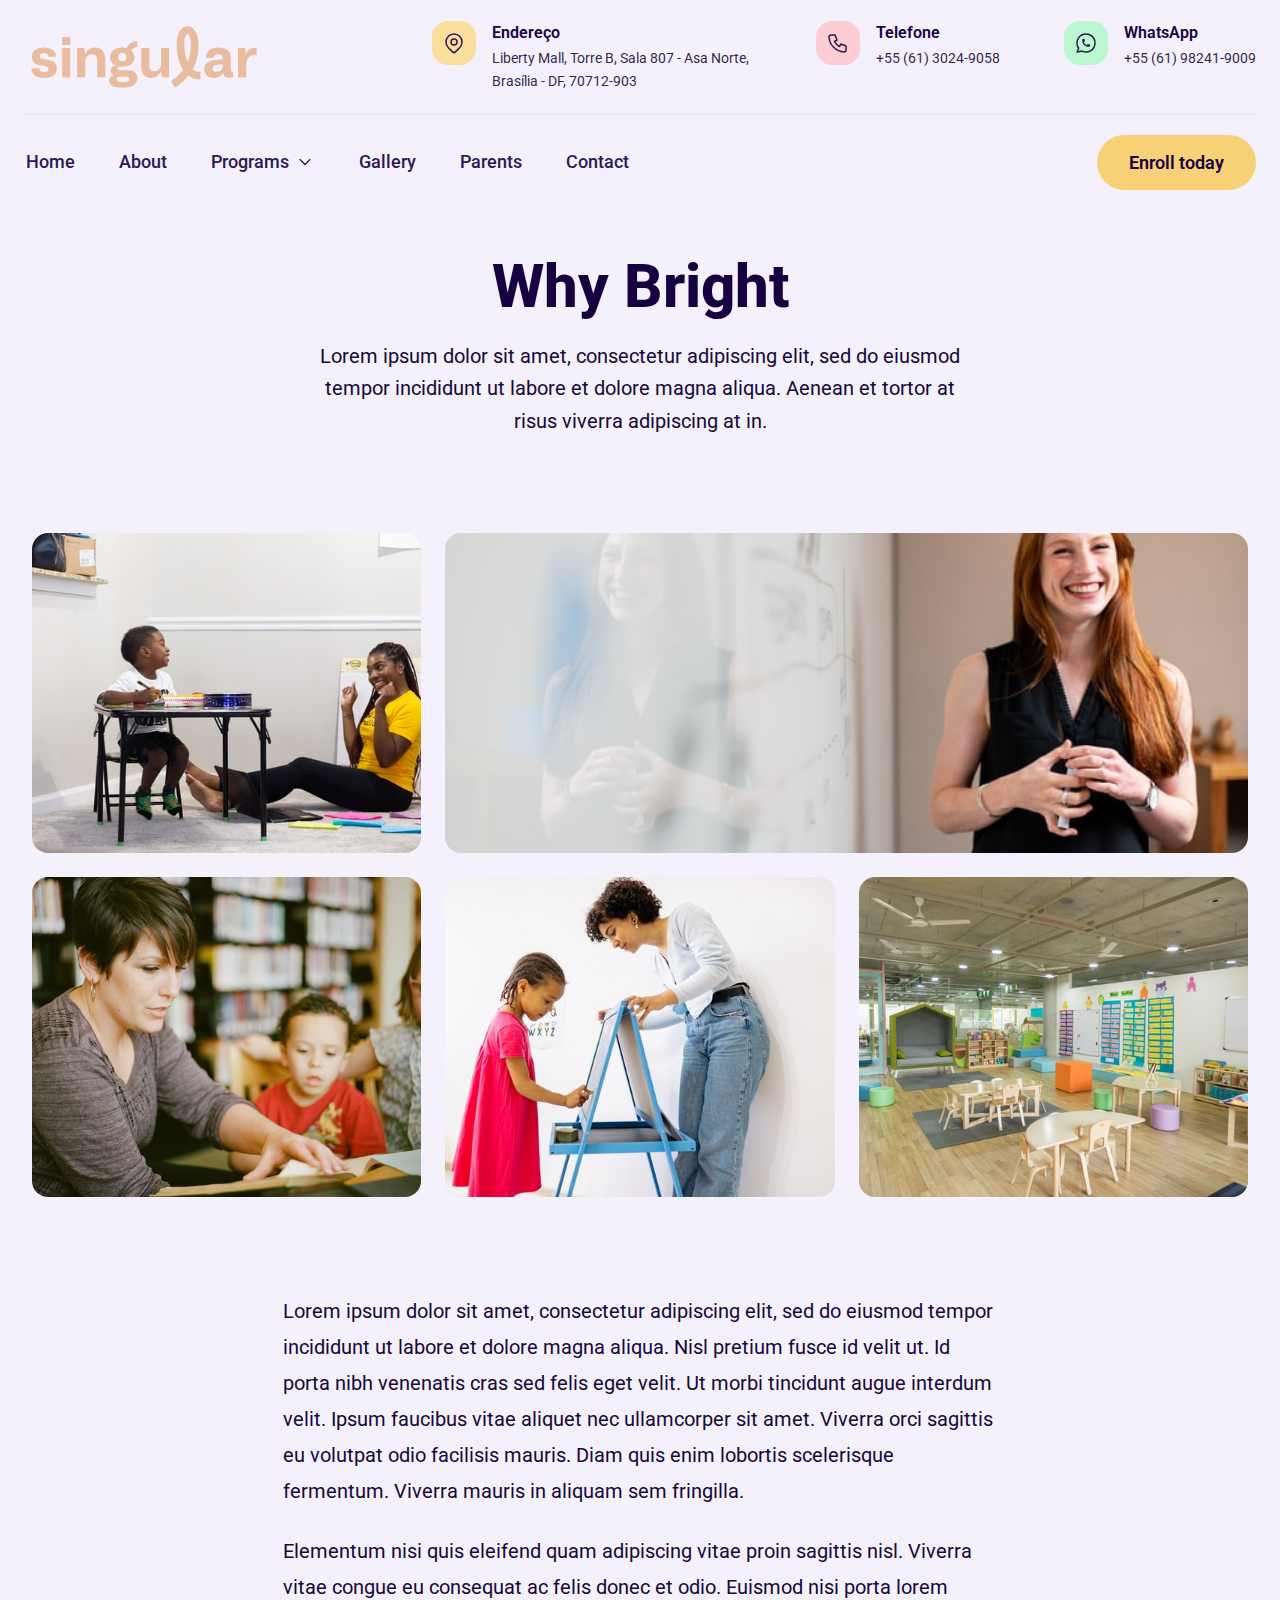
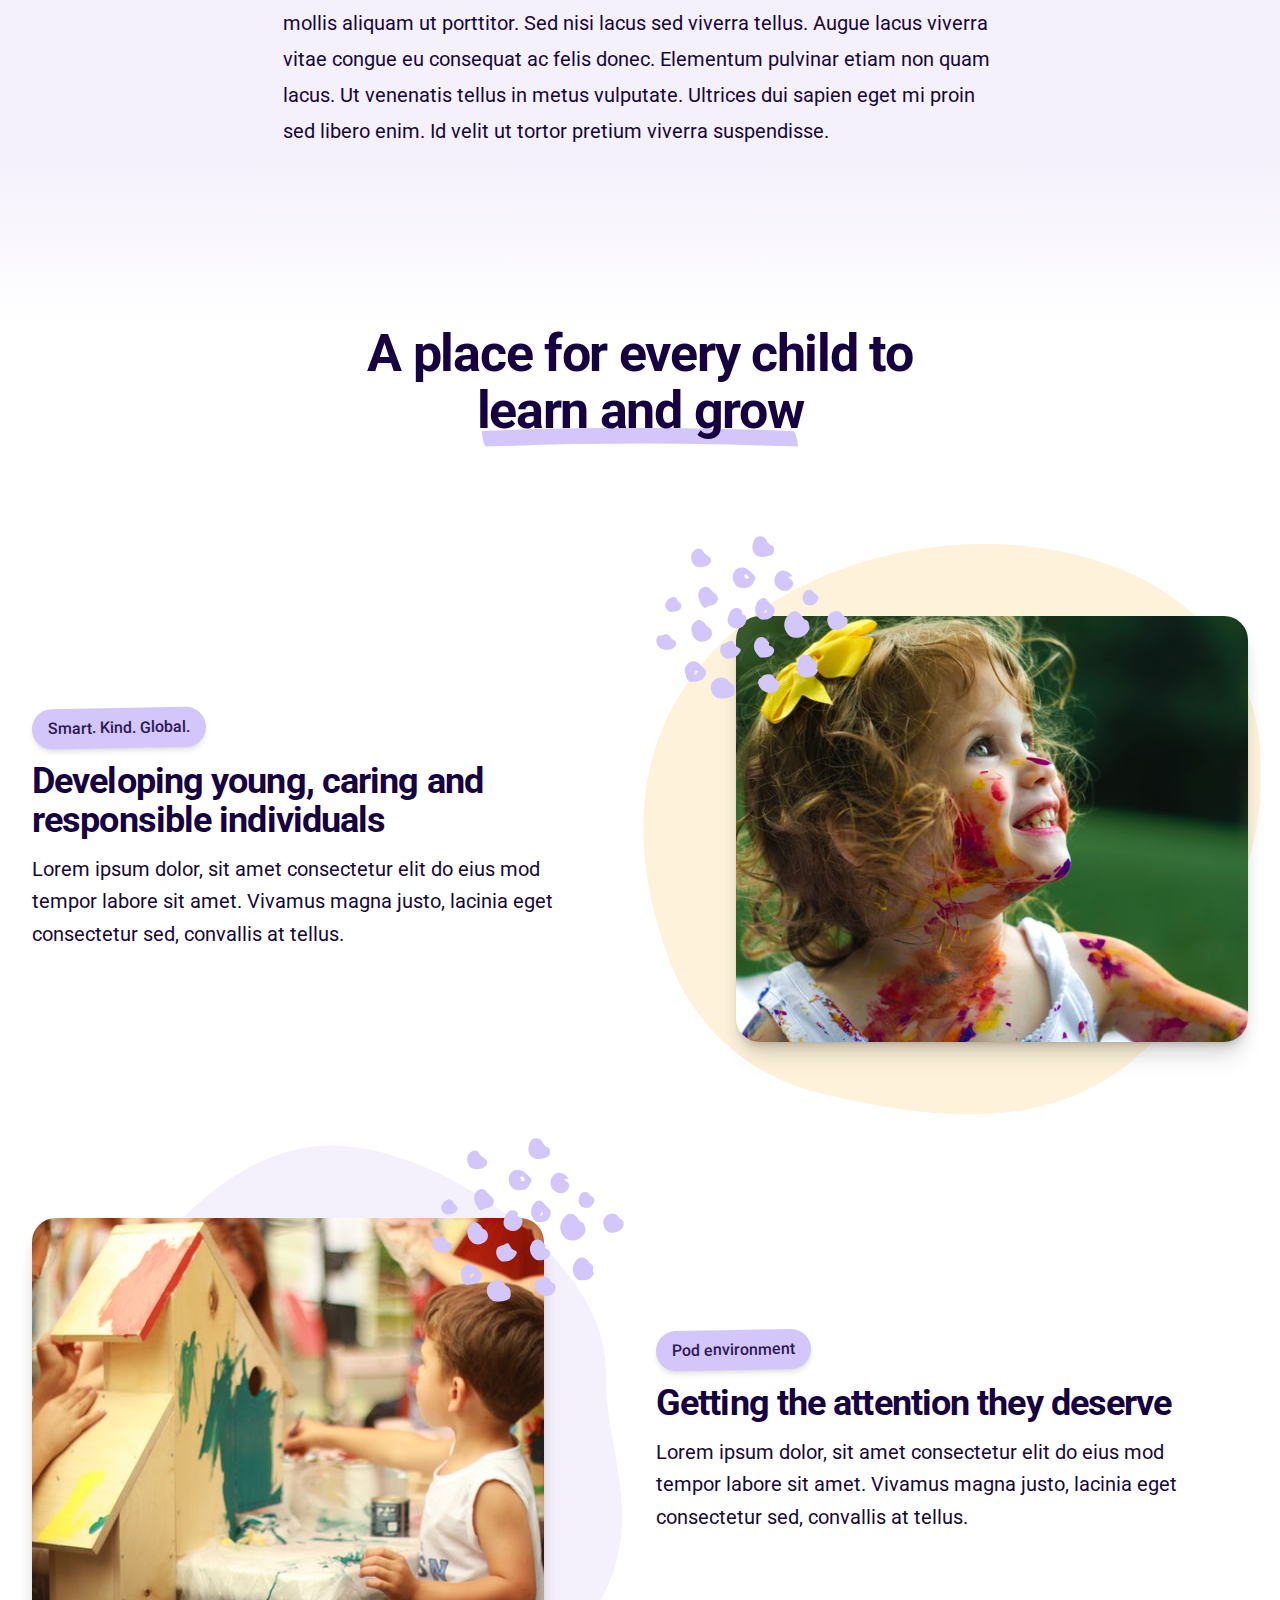
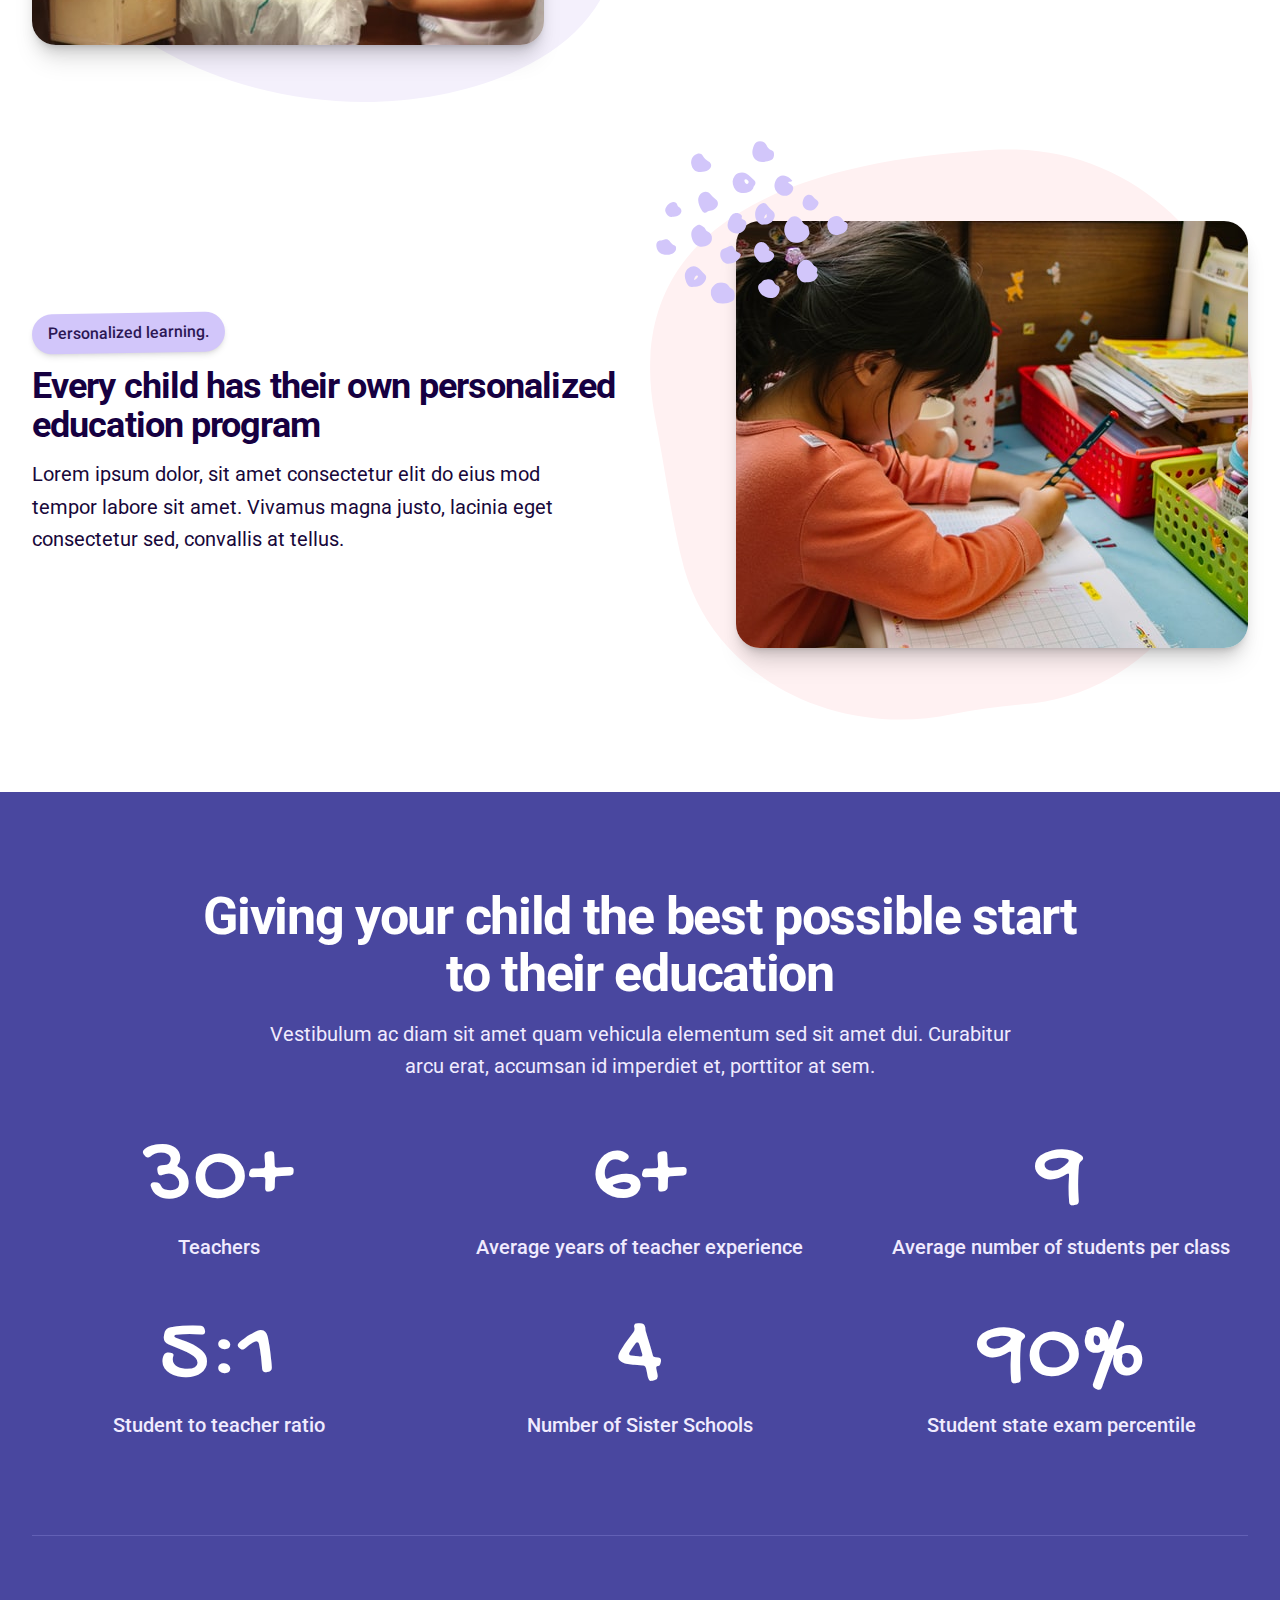
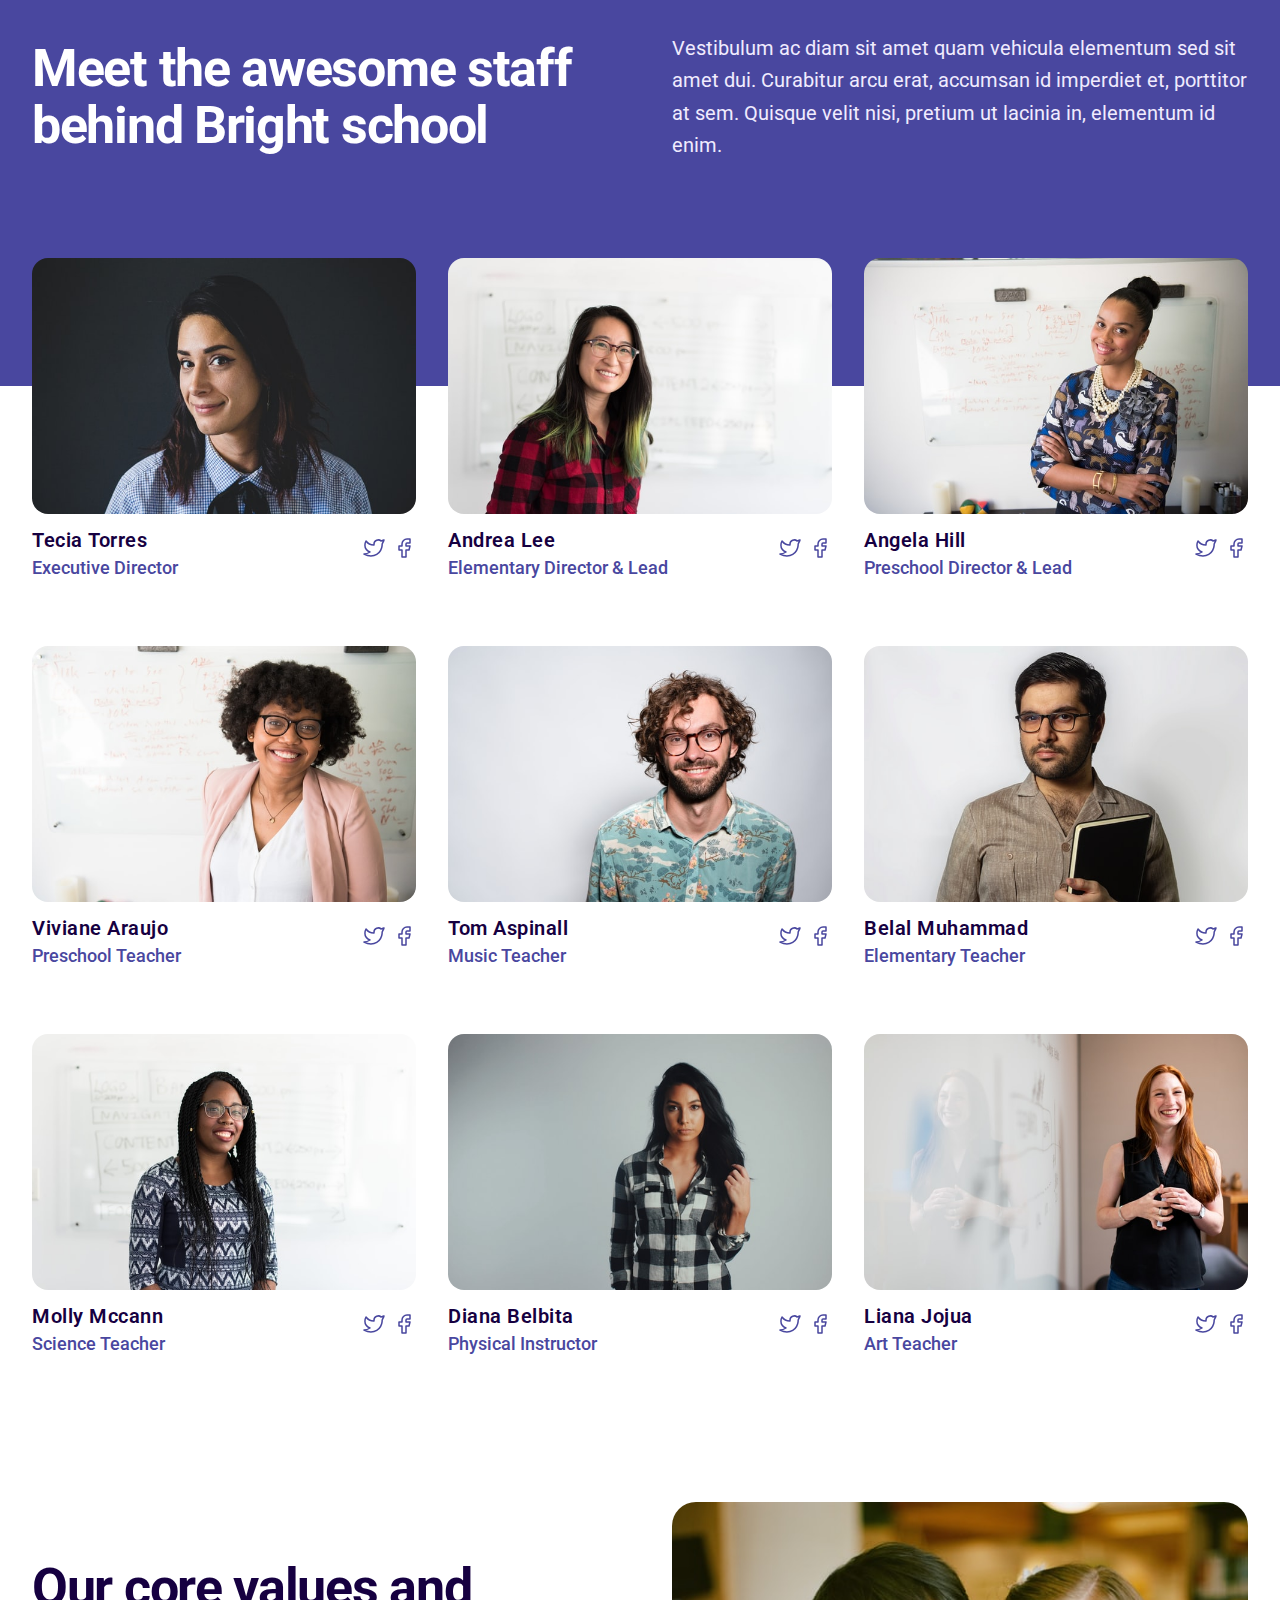
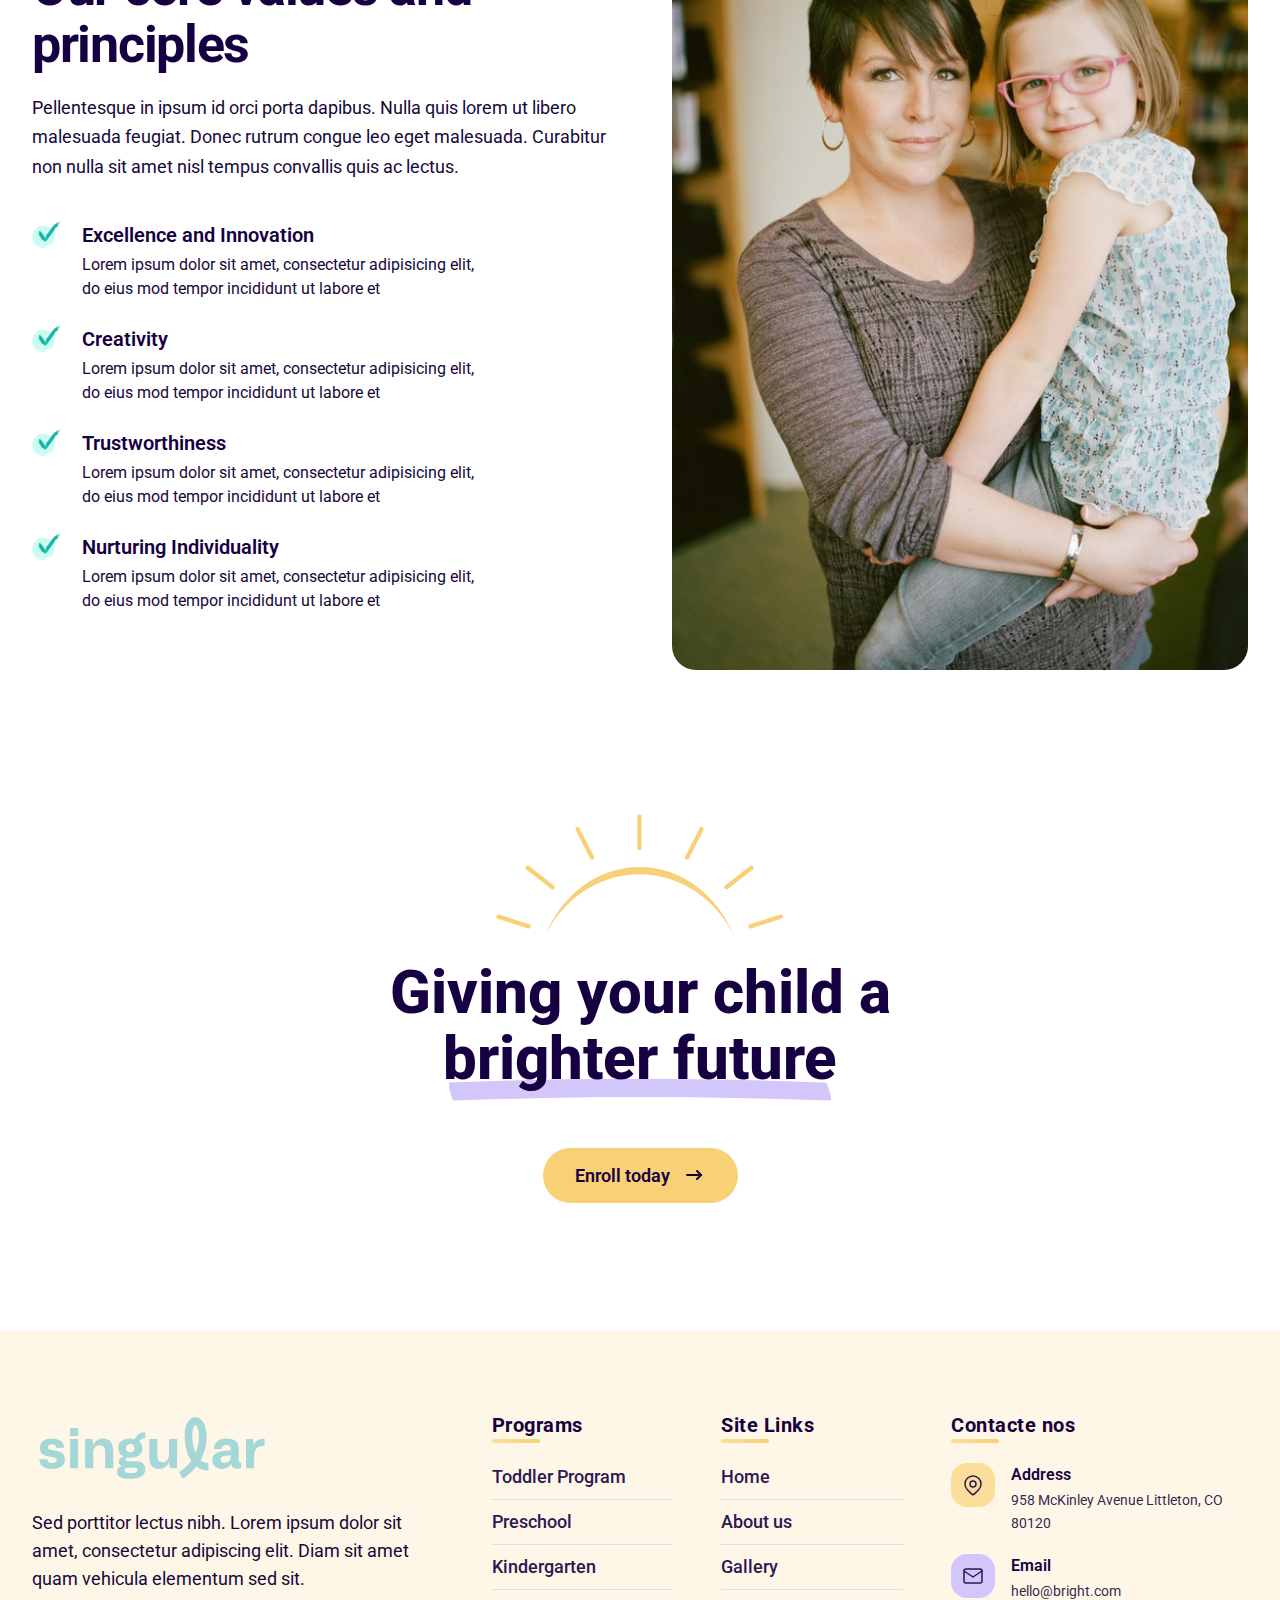
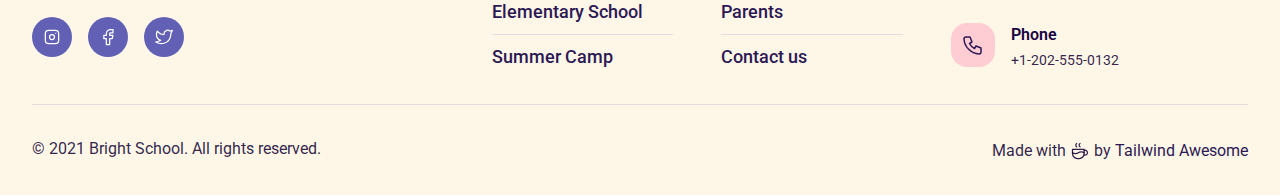
<file: about-us.html>
<!DOCTYPE html>
<html lang="en">
  <head>
    <meta charset="UTF-8">
    <title>About us | Bright</title>
    <meta name="viewport" content="width=device-width, initial-scale=1">
    <link rel="preconnect" href="https://fonts.googleapis.com">
    <link rel="preconnect" href="https://fonts.gstatic.com" crossorigin>
    <link href="https://fonts.googleapis.com/css2?family=Gochi+Hand&display=swap" rel="stylesheet">
  <meta name="viewport" content="width=device-width,initial-scale=1"><link rel="icon" href="images/favicons/favicon.png"><script defer src="js/app.js"></script><link href="css/app.css" rel="stylesheet"></head>
  <body>

    <!-- Site header and hero section -->
    <div class='bg-purple-25'>

      <!-- Top header contact information and navbar -->
      <header>
        <div class="hidden px-4 lg:block sm:px-6">
    <!-- Container -->
    <div class="relative max-w-screen-xl py-5 mx-auto border-b border-purple-200/30">
        <div class="flex items-center justify-between">
            <!-- Site branding -->
            <div class="flex-grow-0 flex-shrink-0 w-60">
                <a href="index.html">
                    <img src="[data-uri]" alt="Singular Logo" class="h-auto" />
                </a>
            </div>

            <!-- Contact information -->
            <ul class="flex ml-8 lg:space-x-6 xl:space-x-16">
                <!-- Address -->
                <li class="flex flex-shrink max-w-xs">
                    <div>
                        <span class="flex items-center justify-center bg-yellow-400 rounded-2xl w-11 h-11">
              <!-- TablerIcon name: map-pin -->
              <svg
                xmlns="http://www.w3.org/2000/svg"
                class="w-6 h-6 text-purple-700"
                width="44"
                height="44"
                viewBox="0 0 24 24"
                stroke-width="1.5"
                stroke="currentColor"
                fill="none"
                stroke-linecap="round"
                stroke-linejoin="round"
              >
                <path stroke="none" d="M0 0h24v24H0z" fill="none" />
                <circle cx="12" cy="11" r="3" />
                <path
                  d="M17.657 16.657l-4.243 4.243a2 2 0 0 1 -2.827 0l-4.244 -4.243a8 8 0 1 1 11.314 0z"
                />
              </svg>
            </span>
                    </div>
                    <div class="flex-1 mt-0 ml-3 xl:ml-4">
                        <h5 class="flex items-center text-base font-semibold text-purple-900">
                            Endereço
                        </h5>
                        <p class="mt-0.5 text-sm text-purple-800 leading-relaxed text-opacity-90">
                            Liberty Mall, Torre B, Sala 807 - Asa Norte, Brasília - DF, 70712-903
                        </p>
                    </div>
                </li>

                <!-- Email -->
                <li class="flex flex-shrink-0">
                    <div>
                        <span class="flex items-center justify-center bg-rose-200 rounded-2xl w-11 h-11">
              <!-- TablerIcon name: Phone -->
              <svg
                xmlns="http://www.w3.org/2000/svg"
                class="w-6 h-6 text-purple-700"
                width="44"
                height="44"
                viewBox="0 0 24 24"
                stroke-width="1.5"
                stroke="currentColor"
                fill="none"
                stroke-linecap="round"
                stroke-linejoin="round"
              >
                <path stroke="none" d="M0 0h24v24H0z" fill="none" />
                <path
                  d="M5 4h4l2 5l-2.5 1.5a11 11 0 0 0 5 5l1.5 -2.5l5 2v4a2 2 0 0 1 -2 2a16 16 0 0 1 -15 -15a2 2 0 0 1 2 -2"
                />
              </svg>
            </span>
                    </div>
                    <div class="flex-1 ml-3 xl:ml-4">
                        <h5 class="flex items-center text-base font-semibold text-purple-900">
                            Telefone
                        </h5>
                        <p class="mt-0.5 text-sm text-purple-800 leading-relaxed text-opacity-90">
                            +55 (61) 3024-9058
                        </p>
                    </div>
                </li>

                <!-- WhatsApp -->
                <li class="flex flex-shrink-0">
                    <div>
                        <span class="flex items-center justify-center rounded-2xl w-11 h-11 bg-green-200">
              <!-- TablerIcon name: brand-whatsapp -->
              <svg
                xmlns="http://www.w3.org/2000/svg"
                class="w-6 h-6 text-purple-700"
                width="44"
                height="44"
                viewBox="0 0 24 24"
                stroke-width="1.5"
                stroke="currentColor"
                fill="none"
                stroke-linecap="round"
                stroke-linejoin="round"
              >
                <path
                  stroke="none"
                  d="M0 0h24v24H0z"
                  fill="none"
                ></path>
                <path
                  d="M3 21l1.65 -3.8a9 9 0 1 1 3.4 2.9l-5.05 .9"
                ></path>
                <path
                  d="M9 10a0.5 .5 0 0 0 1 0v-1a0.5 .5 0 0 0 -1 0v1a5 5 0 0 0 5 5h1a0.5 .5 0 0 0 0 -1h-1a0.5 .5 0 0 0 0 1"
                ></path>
              </svg>
            </span>
                    </div>
                    <div class="flex-1 ml-3 xl:ml-4">
                        <h5 class="flex items-center text-base font-semibold text-purple-900">
                            WhatsApp
                        </h5>
                        <p class="mt-0.5 text-sm text-purple-800 leading-relaxed text-opacity-90">
                            +55 (61) 98241-9009
                        </p>
                    </div>
                </li>
            </ul>
        </div>
    </div>
</div>
        <!-- 
  This component uses Alpine.js for both the programs dropdown and the mobile navigation menu. If you're
  not familiar with Alpine you can check out their documentation 
  here: https://alpinejs.dev/start-here
-->
<div class='px-4 sm:px-6'>
  <nav class='flex items-center max-w-screen-xl pt-5 mx-auto'>
    <div class='flex items-center justify-between w-full'>

      <!-- Main navigation menu for large screens -->
      <div class='items-center justify-between hidden lg:flex md:space-x-6 lg:space-x-10'>
        <a href="/">
          <div class="relative p-0.5 group">
            <span class="relative z-10 text-lg font-medium text-purple-700 duration-300 ease-in-out group-hover:text-purple-600">Home</span>
            <span class="absolute bottom-0 h-1.5 duration-300 ease-in-out origin-bottom transform scale-x-0 bg-yellow-400 rounded-lg -left-1 -right-1 group-hover:scale-x-100"></span>
          </div>
        </a>
        <a href="/about-us.html">
          <div class="relative p-0.5 group">
            <span class="relative z-10 text-lg font-medium text-purple-700 duration-300 ease-in-out group-hover:text-purple-600">About</span>
            <span class="absolute bottom-0 h-1.5 duration-300 ease-in-out origin-bottom transform scale-x-0 bg-yellow-400 rounded-lg -left-1 -right-1 group-hover:scale-x-100"></span>
          </div>
        </a>

        <!-- Programs dropdown container -->
        <div class='relative' x-data="{ open: false }">

          <!-- Programs dropdown button -->
          <button 
            type='button' 
            aria-expanded="false" 
            @click="open = !open"
          >
            <div class="relative p-0.5 group">
              <span class="relative z-10 flex items-center text-lg font-medium text-purple-700 duration-300 ease-in-out group-hover:text-purple-600">
                Programs

                <!-- TablerIcon name: chevron-down -->
                <!-- Toggle class 'rotate-180' on dropdown open and close -->
                <svg xmlns="http://www.w3.org/2000/svg" class="ml-1.5 w-5 h-5 transform duration-300 ease-in-out" :class="{'rotate-180': open}" width="44" height="44" viewBox="0 0 24 24" stroke-width="1.5" stroke="currentColor" fill="none" stroke-linecap="round" stroke-linejoin="round">
                  <path stroke="none" d="M0 0h24v24H0z" fill="none"/>
                  <polyline points="6 9 12 15 18 9" />
                </svg>

              </span>
              <span class="absolute bottom-0 h-1.5 duration-300 ease-in-out origin-bottom transform scale-x-0 bg-yellow-400 rounded-lg -left-1 -right-1 group-hover:scale-x-100"></span>
            </div>
          </button>

          <!-- Programs dropdown -->
          <div 
            class='absolute z-20 w-screen max-w-xs p-4 mt-3 -translate-x-1/2 bg-white border shadow-lg left-1/2 border-gray-50 rounded-2xl'
            x-show="open"
            x-transition:enter="transition ease-out duration-300"
            x-transition:enter-start="opacity-0 -translate-y-5"
            x-transition:enter-end="opacity-100 translate-y-0"
            x-transition:leave="transition ease-in duration-200"
            x-transition:leave-start="opacity-100 translate-y-0"
            x-transition:leave-end="opacity-0 -translate-y-5"
            style="display: none;"
          >
            <div 
              @click.away="open = false" 
              @keydown.escape.window="open = false"
            >
              <a href='/program.html' class='block w-full py-4 transition duration-200 ease-in-out rounded-xl sm:p-5 hover:bg-purple-25 group'>
                <h5 class='text-lg font-semibold text-purple-600'>
                  Toddler Program
                </h5>
                <p class='mt-1 text-sm text-purple-800 opacity-90'>
                  Curabitur non nulla sit amet nisl tempu convallis quis ac lectus.
                </p>
              </a>
              <hr class="my-1 border-purple-200/30 sm:my-2">
              <a href='/program.html' class='block w-full py-4 transition duration-200 ease-in-out rounded-xl sm:p-5 hover:bg-purple-25 group'>
                <h5 class='text-lg font-semibold text-purple-600'>
                  Preschool
                </h5>
                <p class='mt-1 text-sm text-purple-800 opacity-90'>
                  Curabitur non nulla sit amet nisl tempu convallis quis ac lectus.
                </p>
              </a>
              <hr class="my-1 border-purple-200/30 sm:my-2">
              <a href='/program.html' class='block w-full py-4 transition duration-200 ease-in-out rounded-xl sm:p-5 hover:bg-purple-25 group'>
                <h5 class='text-lg font-semibold text-purple-600'>
                  Kindergarten
                </h5>
                <p class='mt-1 text-sm text-purple-800 opacity-90'>
                  Curabitur non nulla sit amet nisl tempu convallis quis ac lectus.
                </p>
              </a>
              <hr class="my-1 border-purple-200/30 sm:my-2">
              <a href='/program.html' class='block w-full py-4 transition duration-200 ease-in-out rounded-xl sm:p-5 hover:bg-purple-25 group'>
                <h5 class='text-lg font-semibold text-purple-600'>
                  Elementary School
                </h5>
                <p class='mt-1 text-sm text-purple-800 opacity-90'>
                  Curabitur non nulla sit amet nisl tempu convallis quis ac lectus.
                </p>
              </a>
              <hr class="my-1 border-purple-200/30 sm:my-2">
              <a href='/program.html' class='block w-full py-4 transition duration-200 ease-in-out rounded-xl sm:p-5 hover:bg-purple-25 group'>
                <h5 class='text-lg font-semibold text-purple-600'>
                  Summer Camp
                </h5>
                <p class='mt-1 text-sm text-purple-800 opacity-90'>
                  Curabitur non nulla sit amet nisl tempu convallis quis ac lectus.
                </p>
              </a>
            </div>
          </div>

        </div>

        <a href="/gallery.html">
          <div class="relative p-0.5 group">
            <span class="relative z-10 text-lg font-medium text-purple-700 duration-300 ease-in-out group-hover:text-purple-600">Gallery</span>
            <span class="absolute bottom-0 h-1.5 duration-300 ease-in-out origin-bottom transform scale-x-0 bg-yellow-400 rounded-lg -left-1 -right-1 group-hover:scale-x-100"></span>
          </div>
        </a>
        <a href="/parents.html">
          <div class="relative p-0.5 group">
            <span class="relative z-10 text-lg font-medium text-purple-700 duration-300 ease-in-out group-hover:text-purple-600">Parents</span>
            <span class="absolute bottom-0 h-1.5 duration-300 ease-in-out origin-bottom transform scale-x-0 bg-yellow-400 rounded-lg -left-1 -right-1 group-hover:scale-x-100"></span>
          </div>
        </a>
        <a href="/contact.html">
          <div class="relative p-0.5 group">
            <span class="relative z-10 text-lg font-medium text-purple-700 duration-300 ease-in-out group-hover:text-purple-600">Contact</span>
            <span class="absolute bottom-0 h-1.5 duration-300 ease-in-out origin-bottom transform scale-x-0 bg-yellow-400 rounded-lg -left-1 -right-1 group-hover:scale-x-100"></span>
          </div>
        </a>
      </div>

      <!-- Call to action button -->
      <div class='hidden lg:block'>
        <a class="text-lg font-semibold text-purple-900 bg-yellow-500 btn hover:bg-yellow-600" href="contact.html">
          Enroll today
        </a>
      </div>

      <!-- Logo on smaller screens: < lg -->
      <div class="flex-grow-0 flex-shrink-0 block w-48 lg:hidden sm:w-52">
        <a href="index.html">
          <img src="images/bright-logo-6.png" alt="Bright" class="h-auto"/>
        </a>
      </div>
    
      <!-- Mobile menu container -->
      <div class='block lg:hidden' x-data="{ open: false }">

        <!-- Hamburger menu button -->
        <!--
          Toggle "js-hamburger-open" class based on menu state
        -->
        <button 
          class='relative z-50 w-6 h-5 transition duration-500 ease-in-out transform rotate-0 cursor-pointer group focus:outline-none' 
          :class="{ 'js-hamburger-open': open }" @click="open = !open"
        >
          <span class='absolute top-0 left-0 block w-full h-1 transition duration-200 ease-in-out transform rotate-0 bg-purple-900 rounded-full opacity-100 group-hover:bg-purple-600'></span>
          <span class='absolute left-0 block w-full h-1 transition duration-200 ease-in-out transform rotate-0 bg-purple-900 rounded-full opacity-100 top-2 group-hover:bg-purple-600'></span>
          <span class='absolute left-0 block w-full h-1 transition duration-200 ease-in-out transform rotate-0 bg-purple-900 rounded-full opacity-100 top-2 group-hover:bg-purple-600'></span>
          <span class='absolute left-0 block w-full h-1 transition duration-200 ease-in-out transform rotate-0 bg-purple-900 rounded-full opacity-100 top-4 group-hover:bg-purple-600'></span>
        </button>

        <!-- Mobile menu -->
        <!--
          Toggle "js-mobileNav-open" class based on menu state
        -->
        <div 
          class='absolute top-0 left-0 z-40 w-screen px-4 py-16 overflow-y-scroll bg-gradient-to-tr from-purple-600 to-purple-600 sm:px-8'  
          @keydown.escape.window="open = false"
          x-show="open"
          x-transition:enter="transition ease-out duration-300"
          x-transition:enter-start="opacity-0 -translate-y-full"
          x-transition:enter-end="opacity-100 translate-y-0"
          x-transition:leave="transition ease-in duration-200"
          x-transition:leave-start="opacity-100 translate-y-0"
          x-transition:leave-end="opacity-0 -translate-y-full"
          style="display: none;"
        >
          <div class='flex flex-col items-center justify-center w-full h-full'>

            <!-- Site links -->
            <div class='flex flex-col items-center w-full mx-auto space-y-6 justify-evenly'>
              <a href="/">
                <div class="relative p-0.5 group">
                  <span class="relative z-10 text-2xl font-medium duration-300 ease-in-out text-purple-50 group-hover:text-white">Home</span>
                  <span class="absolute bottom-0 h-1.5 duration-300 ease-in-out origin-bottom transform scale-x-0 bg-yellow-400 rounded-lg -left-1 -right-1 group-hover:scale-x-100"></span>
                </div>
              </a>

              <a href="/about-us.html">
                <div class="relative p-0.5 group">
                  <span class="relative z-10 text-2xl font-medium duration-300 ease-in-out text-purple-50 group-hover:text-white">About</span>
                  <span class="absolute bottom-0 h-1.5 duration-300 ease-in-out origin-bottom transform scale-x-0 bg-yellow-400 rounded-lg -left-1 -right-1 group-hover:scale-x-100"></span>
                </div>
              </a>

              <a href="/gallery.html">
                <div class="relative p-0.5 group">
                  <span class="relative z-10 text-2xl font-medium duration-300 ease-in-out text-purple-50 group-hover:text-white">Gallery</span>
                  <span class="absolute bottom-0 h-1.5 duration-300 ease-in-out origin-bottom transform scale-x-0 bg-yellow-400 rounded-lg -left-1 -right-1 group-hover:scale-x-100"></span>
                </div>
              </a>

              <a href="/parents.html">
                <div class="relative p-0.5 group">
                  <span class="relative z-10 text-2xl font-medium duration-300 ease-in-out text-purple-50 group-hover:text-white">Parents</span>
                  <span class="absolute bottom-0 h-1.5 duration-300 ease-in-out origin-bottom transform scale-x-0 bg-yellow-400 rounded-lg -left-1 -right-1 group-hover:scale-x-100"></span>
                </div>
              </a>

              <a href="/contact.html">
                <div class="relative p-0.5 group">
                  <span class="relative z-10 text-2xl font-medium duration-300 ease-in-out text-purple-50 group-hover:text-white">Contact</span>
                  <span class="absolute bottom-0 h-1.5 duration-300 ease-in-out origin-bottom transform scale-x-0 bg-yellow-400 rounded-lg -left-1 -right-1 group-hover:scale-x-100"></span>
                </div>
              </a>

              <!-- CTA button -->
              <a class="relative inline-flex items-center justify-center px-8 py-4 text-lg font-semibold leading-normal text-center text-purple-900 duration-300 ease-in-out bg-yellow-400 rounded-full" href="#">
                Enroll today
              </a>

            </div>

            <hr class='w-full my-8 border-purple-200 sm:my-10 border-opacity-30'>

            <!-- Programs links -->
            <div class='w-full max-w-md mx-auto'>
              <p class='text-lg font-semibold tracking-wider text-center text-purple-200 uppercase sm:text-left'>
                Programs
              </p>
              <div class='grid gap-4 mt-4 justify-items-center sm:justify-items-start sm:grid-cols-2 sm:gap-x-8'>
                <a href="/program.html">
                  <div class="relative p-0.5 group">
                    <span class="relative z-10 text-xl font-medium duration-300 ease-in-out text-purple-50 group-hover:text-white">Toddler Program</span>
                    <span class="absolute bottom-0 h-1.5 duration-300 ease-in-out origin-bottom transform scale-x-0 bg-yellow-400 rounded-lg -left-1 -right-1 group-hover:scale-x-100"></span>
                  </div>
                </a>
  
                <a class='sm:justify-self-end' href="/program.html">
                  <div class="relative p-0.5 group">
                    <span class="relative z-10 text-xl font-medium duration-300 ease-in-out text-purple-50 group-hover:text-white">Preschool</span>
                    <span class="absolute bottom-0 h-1.5 duration-300 ease-in-out origin-bottom transform scale-x-0 bg-yellow-400 rounded-lg -left-1 -right-1 group-hover:scale-x-100"></span>
                  </div>
                </a>
  
                <a href="/program.html">
                  <div class="relative p-0.5 group">
                    <span class="relative z-10 text-xl font-medium duration-300 ease-in-out text-purple-50 group-hover:text-white">Kindergarten</span>
                    <span class="absolute bottom-0 h-1.5 duration-300 ease-in-out origin-bottom transform scale-x-0 bg-yellow-400 rounded-lg -left-1 -right-1 group-hover:scale-x-100"></span>
                  </div>
                </a>
  
                <a class='sm:justify-self-end' href="/program.html">
                  <div class="relative p-0.5 group">
                    <span class="relative z-10 text-xl font-medium duration-300 ease-in-out text-purple-50 group-hover:text-white">Elementary School</span>
                    <span class="absolute bottom-0 h-1.5 duration-300 ease-in-out origin-bottom transform scale-x-0 bg-yellow-400 rounded-lg -left-1 -right-1 group-hover:scale-x-100"></span>
                  </div>
                </a>
  
                <a href="/program.html">
                  <div class="relative p-0.5 group">
                    <span class="relative z-10 text-xl font-medium duration-300 ease-in-out text-purple-50 group-hover:text-white">Summer Camp</span>
                    <span class="absolute bottom-0 h-1.5 duration-300 ease-in-out origin-bottom transform scale-x-0 bg-yellow-400 rounded-lg -left-1 -right-1 group-hover:scale-x-100"></span>
                  </div>
                </a>
              </div>
            </div>

          </div>
        </div>

      </div>
    </div>
  </nav>
</div>
      </header>

      <!-- Hero section -->
      <section class='px-4 pt-16 sm:px-6 lg:px-8'>

  <!-- Container -->
  <div class='max-w-screen-xl mx-auto'>

    <!-- Page header -->
    <div class="relative">
      <h2 class="max-w-3xl mx-auto text-center text-purple-900 h1">
        Why Bright 
      </h2>
      <p class="max-w-2xl mx-auto mt-4 text-xl leading-relaxed text-center text-purple-800 sm:mt-5">
        Lorem ipsum dolor sit amet, consectetur adipiscing elit, sed do eiusmod tempor incididunt ut labore et dolore magna aliqua. Aenean et tortor at risus viverra adipiscing at in.
      </p>
    </div>

    <!-- School images grid -->
    <div class='grid grid-flow-row-dense grid-cols-2 gap-2 sm:grid-cols-3 mt-14 sm:mt-16 lg:mt-24 sm:gap-3 md:gap-4 lg:gap-6'>
      <img class='object-cover w-full rounded-2xl lg:h-80 h-30vw' alt="School grid 01" src="images/school-grid-01.jpg" />

      <img class='object-cover w-full col-span-2 rounded-2xl lg:h-80 h-30vw' src="images/school-grid-02.jpg" alt="School grid 02" />

      <img class='object-cover w-full rounded-2xl lg:h-80 h-30vw' src="images/school-grid-03.jpg" alt="School grid 03" />

      <img class='object-cover w-full rounded-2xl lg:h-80 h-30vw' src="images/school-grid-04.jpg" alt="School grid 04" />

      <img class='object-cover w-full rounded-2xl lg:h-80 h-30vw' src="images/school-grid-05.jpg" alt="School grid 05" />
    </div>

    <!-- About school -->
    <div class='mx-auto prose prose-lg mt-14 sm:mt-16 lg:mt-24 sm:prose-xl'>
      <p>
        Lorem ipsum dolor sit amet, consectetur adipiscing elit, sed do eiusmod tempor incididunt ut labore et dolore magna aliqua. Nisl pretium fusce id velit ut. Id porta nibh venenatis cras sed felis eget velit. Ut morbi tincidunt augue interdum velit. Ipsum faucibus vitae aliquet nec ullamcorper sit amet. Viverra orci sagittis eu volutpat odio facilisis mauris. Diam quis enim lobortis scelerisque fermentum. Viverra mauris in aliquam sem fringilla. 
      </p>
      <p>
        Elementum nisi quis eleifend quam adipiscing vitae proin sagittis nisl. Viverra vitae congue eu consequat ac felis donec et odio. Euismod nisi porta lorem mollis aliquam ut porttitor. Sed nisi lacus sed viverra tellus. Augue lacus viverra vitae congue eu consequat ac felis donec. Elementum pulvinar etiam non quam lacus. Ut venenatis tellus in metus vulputate. Ultrices dui sapien eget mi proin sed libero enim. Id velit ut tortor pretium viverra suspendisse.
      </p>
    </div>

  </div>

</section>
    </div>
    
    <!-- Gradient Transition -->
    <div class='w-full h-32 sm:h-40 lg:h-44 bg-gradient-to-b from-purple-25 to-white'></div>

    <!-- About blocks -->
    <section class='px-4 overflow-hidden bg-white pb-28 sm:pb-36 sm:px-6 lg:px-8'>

  <!-- Container -->
  <div class='max-w-screen-xl mx-auto'>

    <!-- Section header -->
    <div class="px-4 text-center sm:px-6 lg:px-8">
			<h3 class="text-purple-900 h2">
        <span class="block">A place for every child to</span>

        <!-- Underlined text -->
        <span class="relative block">
          <span class='relative'>
            <img class='absolute inset-0 transform translate-y-9 sm:translate-y-10 xl:translate-y-12' src='[data-uri]'>
            <span class='relative'>learn and grow</span>
          </span>
        </span>

      </h3>
		</div>

    <!-- Block 1 -->
    <div class="grid max-w-xl mx-auto mt-20 lg:max-w-none sm:mt-24 lg:mt-44 lg:grid-cols-12 gap-14 sm:gap-16 lg:gap-8">
      
      <!-- Block text content -->
      <div class="relative z-10 flex flex-col justify-center order-2 lg:order-1 lg:col-span-6 lg:text-left">
        
        <div>
          <span class='inline-block px-4 py-2 font-medium text-purple-700 bg-purple-200 rounded-full shadow-md -rotate-1'>
            Smart. Kind. Global.
          </span>
        </div>
        
        <div>
          <h1 class="mt-3.5 font-bold text-purple-900 h3">
            Developing young, caring and responsible individuals
          </h1>
          <p class="max-w-xl mt-3 text-lg text-purple-800 sm:leading-relaxed sm:text-xl">
            Lorem ipsum dolor, sit amet consectetur elit do eius mod tempor labore sit amet. Vivamus magna justo, lacinia eget consectetur sed, convallis at tellus.
          </p>
        </div>

      </div>
  
      <!-- Block graphics -->
      <div class="relative order-1 w-full max-w-xl mx-auto lg:order-2 lg:max-w-none lg:mx-0 lg:col-span-6 lg:flex lg:items-center">

        <!-- Blob background decoration on large screens -->
        <div class="hidden lg:block">
          <img src='[data-uri]' class='absolute inset-0 w-full h-full transform lg:scale-135' alt=''>
        </div>

        <!-- Grid background decoration on small screens -->
        <img src='images/dots-large-strip.svg' class='absolute top-0 origin-top transform -translate-x-1/2 -translate-y-8 left-1/2 lg:hidden sm:scale-100 scale-80' alt=''>

        <div class="relative w-full mx-auto shadow-lg rounded-3xl lg:max-w-lg lg:mr-0 lg:ml-auto">
          <div class="relative block w-full">

            <!-- Corner dots decoration -->
            <img class='absolute z-10 hidden w-40 transform lg:block -top-20 -left-20 xl:w-48 xl:-top-20 xl:-left-20' src='images/dots.svg' alt=''>

            <!-- Block image -->
            <figure class='aspect-w-12 aspect-h-10 md:order-1'>
              <img src='images/about-01.jpg' class='object-cover object-center w-full h-full shadow-xl rounded-3xl' alt='About 01'>
            </figure>

          </div>
        </div>
      </div>

    </div>

    <!-- Block 2 -->
    <div class="grid max-w-xl mx-auto mt-20 lg:max-w-none sm:mt-24 lg:mt-44 lg:grid-cols-12 gap-14 sm:gap-16 lg:gap-8">
      
      <!-- Block text content -->
      <div class="relative z-10 flex flex-col justify-center order-2 lg:col-span-6 lg:text-left">
        
        <div>
          <span class='inline-block px-4 py-2 font-medium text-purple-700 bg-purple-200 rounded-full shadow-md -rotate-1'>
            Pod environment
          </span>
        </div>
        
        <div>
          <h1 class="mt-3.5 font-bold text-purple-900 h3">
            Getting the attention they deserve
          </h1>
          <p class="max-w-xl mt-3 text-lg text-purple-800 sm:leading-relaxed sm:text-xl">
            Lorem ipsum dolor, sit amet consectetur elit do eius mod tempor labore sit amet. Vivamus magna justo, lacinia eget consectetur sed, convallis at tellus.
          </p>
        </div>

      </div>
  
      <!-- Block graphics -->
      <div class="relative order-1 w-full max-w-xl mx-auto lg:max-w-none lg:mx-0 lg:col-span-6 lg:flex lg:items-center">

        <!-- Blob background decoration on large screens -->
        <div class="hidden lg:block">
          <img src='[data-uri]' class='absolute inset-0 w-full h-full transform lg:scale-135' alt=''>
        </div>

        <!-- Grid background decoration on small screens -->
        <img src='images/dots-large-strip.svg' class='absolute top-0 origin-top transform -translate-x-1/2 -translate-y-8 left-1/2 lg:hidden sm:scale-100 scale-80' alt=''>
        
        <div class="relative w-full mx-auto shadow-lg rounded-3xl lg:max-w-lg lg:mx-0">  
          <div class="relative block w-full">
            
            <!-- Corner dots decoration -->
            <img class='absolute z-10 hidden w-40 transform lg:block -top-20 -right-20 xl:w-48 xl:-top-20 xl:-right-20' src='images/dots.svg' alt=''>

            <!-- Block image -->
            <figure class='aspect-w-12 aspect-h-10 md:order-1'>
              <img src='images/about-02.jpg' class='object-cover object-center w-full h-full shadow-xl rounded-3xl' alt='About 02'>
            </figure>

          </div>
        </div>
      </div>

    </div>

    <!-- Block 3 -->
    <div class="grid max-w-xl mx-auto mt-20 lg:max-w-none sm:mt-24 lg:mt-44 lg:grid-cols-12 gap-14 sm:gap-16 lg:gap-8">
      
      <!-- Block text content -->
      <div class="relative z-10 flex flex-col justify-center order-2 lg:order-1 lg:col-span-6 lg:text-left">
        
        <div>
          <span class='inline-block px-4 py-2 font-medium text-purple-700 bg-purple-200 rounded-full shadow-md -rotate-1'>
            Personalized learning.
          </span>
        </div>
        
        <div>
          <h1 class="mt-3.5 font-bold text-purple-900 h3">
            Every child has their own personalized education program
          </h1>
          <p class="max-w-xl mt-3 text-lg text-purple-800 sm:leading-relaxed sm:text-xl">
            Lorem ipsum dolor, sit amet consectetur elit do eius mod tempor labore sit amet. Vivamus magna justo, lacinia eget consectetur sed, convallis at tellus.
          </p>
        </div>

      </div>
  
      <!-- Block graphics -->
      <div class="relative order-1 w-full max-w-xl mx-auto lg:order-2 lg:max-w-none lg:mx-0 lg:col-span-6 lg:flex lg:items-center">

        <!-- Blob background decoration on large screens -->
        <div class="hidden lg:block">
          <img src='[data-uri]' class='absolute inset-0 w-full h-full transform lg:scale-135' alt=''>
        </div>

        <!-- Grid background decoration on small screens -->
        <img src='images/dots-large-strip.svg' class='absolute top-0 origin-top transform -translate-x-1/2 -translate-y-8 left-1/2 lg:hidden sm:scale-100 scale-80' alt=''>
  
        <div class="relative w-full mx-auto shadow-lg rounded-3xl lg:max-w-lg lg:mr-0 lg:ml-auto">
          
          <div class="relative block w-full">

            <!-- Corner dots decoration -->
            <img class='absolute z-10 hidden w-40 transform lg:block -top-20 -left-20 xl:w-48 xl:-top-20 xl:-left-20' src='images/dots.svg' alt=''>

            <!-- Block image-->
            <figure class='aspect-w-12 aspect-h-10 md:order-1'>
              <img src='images/about-03.jpg' class='object-cover object-center w-full h-full shadow-xl rounded-3xl' alt='About 03'>
            </figure>
          </div>
        </div>

      </div>
    </div>
    
  </div>

</section>

    <!-- School stats -->
    <section class='relative w-full px-4 py-16 bg-purple-600 sm:py-24 sm:px-6 lg:px-8'>

  <!-- Container -->
  <div class='max-w-screen-xl mx-auto'>
    
    <!-- Section header text -->
    <div>
      <h2 class="max-w-4xl mx-auto text-center text-white h2">
        Giving your child the best possible start to their education 
      </h2>
      <p class="max-w-3xl mx-auto mt-4 text-xl leading-relaxed text-center text-purple-50">
        Vestibulum ac diam sit amet quam vehicula elementum sed sit amet dui. Curabitur arcu erat, accumsan id imperdiet et, porttitor at sem.
      </p>
    </div>

    <!-- Stats -->
    <div class='mt-12 sm:grid sm:grid-cols-3 sm:gap-x-6 md:gap-x-8 lg:gap-x-12 sm:gap-y-12 gap-y-16'>
      
      <!-- Stat 1 -->
      <div class='text-center'>
        <h4 class='leading-none text-white font-written text-8xl lg:text-9xl'>30+</h4>
        <p class='mt-0.5 sm:mt-1.5 text-lg lg:text-xl font-medium text-purple-50'>Teachers</p>
      </div>

      <!-- Stat 2 -->
      <div class='mt-12 text-center sm:mt-0'>
        <h4 class='leading-none text-white font-written text-8xl lg:text-9xl'>6+</h4>
        <p class='mt-0.5 sm:mt-1.5 text-lg lg:text-xl font-medium text-purple-50'>Average years of teacher experience</p>
      </div>

      <!-- Stat 3 -->
      <div class='mt-12 text-center sm:mt-0'>
        <h4 class='leading-none text-white font-written text-8xl lg:text-9xl'>9</h4>
        <p class='mt-0.5 sm:mt-1.5 text-lg lg:text-xl font-medium text-purple-50'>Average number of students per class</p>
      </div>

      <!-- Stat 4 -->
      <div class='mt-12 text-center sm:mt-0'>
        <h4 class='leading-none text-white font-written text-8xl lg:text-9xl'>5:1</h4>
        <p class='mt-0.5 sm:mt-1.5 text-lg lg:text-xl font-medium text-purple-50'>Student to teacher ratio</p>
      </div>

      <!-- Stat 5 -->
      <div class='mt-12 text-center sm:mt-0'>
        <h4 class='leading-none text-white font-written text-8xl lg:text-9xl'>4</h4>
        <p class='mt-0.5 sm:mt-1.5 text-lg lg:text-xl font-medium text-purple-50'>Number of Sister Schools</p>
      </div>

      <!-- Stat 6 -->
      <div class='mt-12 text-center sm:mt-0'>
        <h4 class='leading-none text-white font-written text-8xl lg:text-9xl'>90%</h4>
        <p class='mt-0.5 sm:mt-1.5 text-lg lg:text-xl font-medium text-purple-50'>Student state exam percentile</p>
      </div>
      
    </div>

  </div>

</section>

    <!-- Section separator-->
    <div class='px-4 bg-purple-600 sm:px-6 lg:px-8'>
      <hr class='max-w-screen-xl mx-auto border-purple-500'>
    </div>
    
    <!-- Team section -->
    <section>

  <!-- Top purple background section -->
  <div class='px-4 py-16 bg-purple-600 sm:py-24 sm:px-6 lg:px-8'>

    <!-- Section header text -->
    <div class='max-w-2xl mx-auto lg:max-w-screen-xl'>
      <div class='lg:grid lg:grid-cols-2 lg:gap-16'>
        <div class='flex items-center'>
          <h3 class='max-w-4xl text-white sm:text-center h2 lg:text-left'>
            Meet the awesome staff behind Bright school
          </h3>
        </div>
        <div class='flex items-center'>
          <p class='mt-5 text-xl leading-relaxed sm:text-center lg:mt-0 text-purple-50 lg:text-left'>
            Vestibulum ac diam sit amet quam vehicula elementum sed sit amet dui. Curabitur arcu erat, accumsan id imperdiet et, porttitor at sem. Quisque velit nisi, pretium ut lacinia in, elementum id enim.
          </p>
        </div>
      </div>
    </div>

  </div>

  <!-- background to create overlay effect -->
  <div class='w-full h-32 bg-purple-600'></div>

  <!-- Team section -->
  <div class='px-4 sm:px-6 lg:px-8'>
    <div class="max-w-3xl mx-auto -translate-y-32 lg:max-w-screen-xl">
      <div class='grid gap-y-16 sm:grid-cols-2 sm:gap-x-6 lg:grid-cols-3 lg:gap-x-8'>

        <!-- Staff member 1 -->
        <div>

          <!-- Staff member image -->
          <div class='aspect-w-3 aspect-h-2'>
            <img src='images/staff-01.jpg' class='object-cover rounded-2xl' alt='Staff #1'>
          </div>

          <!-- Staff member info -->
          <div class='flex items-center justify-between'>
            <div class='mt-3 text-xl font-medium'>
              <p class='font-semibold tracking-wide text-purple-900'>
                Tecia Torres
              </p>
              <p class='text-lg text-purple-600'>
                Executive Director
              </p>
            </div>

            <!-- Social links -->
            <div class='flex space-x-1.5'>

              <!-- Twitter -->
              <a href='#' class='text-purple-600 transition ease-in-out hover:text-purple-500 durarion-300 hover:scale-125'>

                <!-- TablerIcon name: brand-twitter -->
                <svg xmlns="http://www.w3.org/2000/svg" class="w-6 h-6" width="44" height="44" viewBox="0 0 24 24" stroke-width="1.5" stroke="currentColor" fill="none" stroke-linecap="round" stroke-linejoin="round">
                  <path stroke="none" d="M0 0h24v24H0z" fill="none"/>
                  <path d="M22 4.01c-1 .49 -1.98 .689 -3 .99c-1.121 -1.265 -2.783 -1.335 -4.38 -.737s-2.643 2.06 -2.62 3.737v1c-3.245 .083 -6.135 -1.395 -8 -4c0 0 -4.182 7.433 4 11c-1.872 1.247 -3.739 2.088 -6 2c3.308 1.803 6.913 2.423 10.034 1.517c3.58 -1.04 6.522 -3.723 7.651 -7.742a13.84 13.84 0 0 0 .497 -3.753c-.002 -.249 1.51 -2.772 1.818 -4.013z" />
                </svg>

              </a>

              <!-- Facebook -->
              <a href='#' class='text-purple-600 transition ease-in-out hover:text-purple-500 durarion-300 hover:scale-125'>

                <!-- TablerIcon name: brand-facebook -->
                <svg xmlns="http://www.w3.org/2000/svg" class="w-6 h-6" width="44" height="44" viewBox="0 0 24 24" stroke-width="1.5" stroke="currentColor" fill="none" stroke-linecap="round" stroke-linejoin="round">
                  <path stroke="none" d="M0 0h24v24H0z" fill="none"/>
                  <path d="M7 10v4h3v7h4v-7h3l1 -4h-4v-2a1 1 0 0 1 1 -1h3v-4h-3a5 5 0 0 0 -5 5v2h-3" />
                </svg>

              </a>

            </div>

          </div>

        </div>

        <!-- Staff member 2 -->
        <div>

          <!-- Staff member image -->
          <div class='aspect-w-3 aspect-h-2'>
            <img src='images/staff-02.jpg' class='object-cover rounded-2xl' alt='Staff #2'>
          </div>

          <!-- Staff member info -->
          <div class='flex items-center justify-between'>
            <div class='mt-3 text-xl font-medium'>
              <p class='font-semibold tracking-wide text-purple-900'>
                Andrea Lee
              </p>
              <p class='text-lg text-purple-600'>
                Elementary Director & Lead
              </p>
            </div>

            <!-- Social links -->
            <div class='flex space-x-1.5'>

              <!-- Twitter -->
              <a href='#' class='text-purple-600 transition ease-in-out hover:text-purple-500 durarion-300 hover:scale-125'>

                <!-- TablerIcon name: brand-twitter -->
                <svg xmlns="http://www.w3.org/2000/svg" class="w-6 h-6" width="44" height="44" viewBox="0 0 24 24" stroke-width="1.5" stroke="currentColor" fill="none" stroke-linecap="round" stroke-linejoin="round">
                  <path stroke="none" d="M0 0h24v24H0z" fill="none"/>
                  <path d="M22 4.01c-1 .49 -1.98 .689 -3 .99c-1.121 -1.265 -2.783 -1.335 -4.38 -.737s-2.643 2.06 -2.62 3.737v1c-3.245 .083 -6.135 -1.395 -8 -4c0 0 -4.182 7.433 4 11c-1.872 1.247 -3.739 2.088 -6 2c3.308 1.803 6.913 2.423 10.034 1.517c3.58 -1.04 6.522 -3.723 7.651 -7.742a13.84 13.84 0 0 0 .497 -3.753c-.002 -.249 1.51 -2.772 1.818 -4.013z" />
                </svg>

              </a>

              <!-- Facebook -->
              <a href='#' class='text-purple-600 transition ease-in-out hover:text-purple-500 durarion-300 hover:scale-125'>

                <!-- TablerIcon name: brand-facebook -->
                <svg xmlns="http://www.w3.org/2000/svg" class="w-6 h-6" width="44" height="44" viewBox="0 0 24 24" stroke-width="1.5" stroke="currentColor" fill="none" stroke-linecap="round" stroke-linejoin="round">
                  <path stroke="none" d="M0 0h24v24H0z" fill="none"/>
                  <path d="M7 10v4h3v7h4v-7h3l1 -4h-4v-2a1 1 0 0 1 1 -1h3v-4h-3a5 5 0 0 0 -5 5v2h-3" />
                </svg>

              </a>

            </div>

          </div>
        </div>

        <!-- Staff member 3 -->
        <div>

          <!-- Staff member image -->
          <div class='aspect-w-3 aspect-h-2'>
            <img src='images/staff-03.jpg' class='object-cover rounded-2xl' alt='Staff #3'>
          </div>

          <!-- Staff member info -->
          <div class='flex items-center justify-between'>
            <div class='mt-3 text-xl font-medium'>
              <p class='font-semibold tracking-wide text-purple-900'>
                Angela Hill
              </p>
              <p class='text-lg text-purple-600'>
                Preschool Director & Lead
              </p>
            </div>

            <!-- Social links -->
            <div class='flex space-x-1.5'>

              <!-- Twitter -->
              <a href='#' class='text-purple-600 transition ease-in-out hover:text-purple-500 durarion-300 hover:scale-125'>

                <!-- TablerIcon name: brand-twitter -->
                <svg xmlns="http://www.w3.org/2000/svg" class="w-6 h-6" width="44" height="44" viewBox="0 0 24 24" stroke-width="1.5" stroke="currentColor" fill="none" stroke-linecap="round" stroke-linejoin="round">
                  <path stroke="none" d="M0 0h24v24H0z" fill="none"/>
                  <path d="M22 4.01c-1 .49 -1.98 .689 -3 .99c-1.121 -1.265 -2.783 -1.335 -4.38 -.737s-2.643 2.06 -2.62 3.737v1c-3.245 .083 -6.135 -1.395 -8 -4c0 0 -4.182 7.433 4 11c-1.872 1.247 -3.739 2.088 -6 2c3.308 1.803 6.913 2.423 10.034 1.517c3.58 -1.04 6.522 -3.723 7.651 -7.742a13.84 13.84 0 0 0 .497 -3.753c-.002 -.249 1.51 -2.772 1.818 -4.013z" />
                </svg>

              </a>

              <!-- Facebook -->
              <a href='#' class='text-purple-600 transition ease-in-out hover:text-purple-500 durarion-300 hover:scale-125'>

                <!-- TablerIcon name: brand-facebook -->
                <svg xmlns="http://www.w3.org/2000/svg" class="w-6 h-6" width="44" height="44" viewBox="0 0 24 24" stroke-width="1.5" stroke="currentColor" fill="none" stroke-linecap="round" stroke-linejoin="round">
                  <path stroke="none" d="M0 0h24v24H0z" fill="none"/>
                  <path d="M7 10v4h3v7h4v-7h3l1 -4h-4v-2a1 1 0 0 1 1 -1h3v-4h-3a5 5 0 0 0 -5 5v2h-3" />
                </svg>

              </a>
            </div>
          </div>
        </div>

        <!-- Staff member 4 -->
        <div>

          <!-- Staff member image -->
          <div class='aspect-w-3 aspect-h-2'>
            <img src='images/staff-04.jpg' class='object-cover rounded-2xl' alt='Staff #4'>
          </div>

          <!-- Staff member info -->
          <div class='flex items-center justify-between'>
            <div class='mt-3 text-xl font-medium'>
              <p class='font-semibold tracking-wide text-purple-900'>
                Viviane Araujo
              </p>
              <p class='text-lg text-purple-600'>
                Preschool Teacher
              </p>
            </div>

            <!-- Social links -->
            <div class='flex space-x-1.5'>

              <!-- Twitter -->
              <a href='#' class='text-purple-600 transition ease-in-out hover:text-purple-500 durarion-300 hover:scale-125'>

                <!-- TablerIcon name: brand-twitter -->
                <svg xmlns="http://www.w3.org/2000/svg" class="w-6 h-6" width="44" height="44" viewBox="0 0 24 24" stroke-width="1.5" stroke="currentColor" fill="none" stroke-linecap="round" stroke-linejoin="round">
                  <path stroke="none" d="M0 0h24v24H0z" fill="none"/>
                  <path d="M22 4.01c-1 .49 -1.98 .689 -3 .99c-1.121 -1.265 -2.783 -1.335 -4.38 -.737s-2.643 2.06 -2.62 3.737v1c-3.245 .083 -6.135 -1.395 -8 -4c0 0 -4.182 7.433 4 11c-1.872 1.247 -3.739 2.088 -6 2c3.308 1.803 6.913 2.423 10.034 1.517c3.58 -1.04 6.522 -3.723 7.651 -7.742a13.84 13.84 0 0 0 .497 -3.753c-.002 -.249 1.51 -2.772 1.818 -4.013z" />
                </svg>

              </a>

              <!-- Facebook -->
              <a href='#' class='text-purple-600 transition ease-in-out hover:text-purple-500 durarion-300 hover:scale-125'>

                <!-- TablerIcon name: brand-facebook -->
                <svg xmlns="http://www.w3.org/2000/svg" class="w-6 h-6" width="44" height="44" viewBox="0 0 24 24" stroke-width="1.5" stroke="currentColor" fill="none" stroke-linecap="round" stroke-linejoin="round">
                  <path stroke="none" d="M0 0h24v24H0z" fill="none"/>
                  <path d="M7 10v4h3v7h4v-7h3l1 -4h-4v-2a1 1 0 0 1 1 -1h3v-4h-3a5 5 0 0 0 -5 5v2h-3" />
                </svg>

              </a>

            </div>
          </div>
        </div>

        <!-- Staff member 5 -->
        <div>

          <!-- Staff member image -->
          <div class='aspect-w-3 aspect-h-2'>
            <img src='images/staff-05.jpg' class='object-cover rounded-2xl' alt='Staff #5'>
          </div>

          <!-- Staff member info -->
          <div class='flex items-center justify-between'>
            <div class='mt-3 text-xl font-medium'>
              <p class='font-semibold tracking-wide text-purple-900'>
                Tom Aspinall
              </p>
              <p class='text-lg text-purple-600'>
                Music Teacher
              </p>
            </div>

            <!-- Social links -->
            <div class='flex space-x-1.5'>

              <!-- Twitter -->
              <a href='#' class='text-purple-600 transition ease-in-out hover:text-purple-500 durarion-300 hover:scale-125'>

                <!-- TablerIcon name: brand-twitter -->
                <svg xmlns="http://www.w3.org/2000/svg" class="w-6 h-6" width="44" height="44" viewBox="0 0 24 24" stroke-width="1.5" stroke="currentColor" fill="none" stroke-linecap="round" stroke-linejoin="round">
                  <path stroke="none" d="M0 0h24v24H0z" fill="none"/>
                  <path d="M22 4.01c-1 .49 -1.98 .689 -3 .99c-1.121 -1.265 -2.783 -1.335 -4.38 -.737s-2.643 2.06 -2.62 3.737v1c-3.245 .083 -6.135 -1.395 -8 -4c0 0 -4.182 7.433 4 11c-1.872 1.247 -3.739 2.088 -6 2c3.308 1.803 6.913 2.423 10.034 1.517c3.58 -1.04 6.522 -3.723 7.651 -7.742a13.84 13.84 0 0 0 .497 -3.753c-.002 -.249 1.51 -2.772 1.818 -4.013z" />
                </svg>

              </a>

              <!-- Facebook -->
              <a href='#' class='text-purple-600 transition ease-in-out hover:text-purple-500 durarion-300 hover:scale-125'>

                <!-- TablerIcon name: brand-facebook -->
                <svg xmlns="http://www.w3.org/2000/svg" class="w-6 h-6" width="44" height="44" viewBox="0 0 24 24" stroke-width="1.5" stroke="currentColor" fill="none" stroke-linecap="round" stroke-linejoin="round">
                  <path stroke="none" d="M0 0h24v24H0z" fill="none"/>
                  <path d="M7 10v4h3v7h4v-7h3l1 -4h-4v-2a1 1 0 0 1 1 -1h3v-4h-3a5 5 0 0 0 -5 5v2h-3" />
                </svg>

              </a>

            </div>

          </div>
        </div>

        <!-- Staff member 6 -->
        <div>

          <!-- Staff member image -->
          <div class='aspect-w-3 aspect-h-2'>
            <img src='images/staff-06.jpg' class='object-cover rounded-2xl' alt='Staff #6'>
          </div>

          <!-- Staff member info -->
          <div class='flex items-center justify-between'>
            <div class='mt-3 text-xl font-medium'>
              <p class='font-semibold tracking-wide text-purple-900'>
                Belal Muhammad
              </p>
              <p class='text-lg text-purple-600'>
                Elementary Teacher
              </p>
            </div>

            <!-- Social links -->
            <div class='flex space-x-1.5'>

              <!-- Twitter -->
              <a href='#' class='text-purple-600 transition ease-in-out hover:text-purple-500 durarion-300 hover:scale-125'>

                <!-- TablerIcon name: brand-twitter -->
                <svg xmlns="http://www.w3.org/2000/svg" class="w-6 h-6" width="44" height="44" viewBox="0 0 24 24" stroke-width="1.5" stroke="currentColor" fill="none" stroke-linecap="round" stroke-linejoin="round">
                  <path stroke="none" d="M0 0h24v24H0z" fill="none"/>
                  <path d="M22 4.01c-1 .49 -1.98 .689 -3 .99c-1.121 -1.265 -2.783 -1.335 -4.38 -.737s-2.643 2.06 -2.62 3.737v1c-3.245 .083 -6.135 -1.395 -8 -4c0 0 -4.182 7.433 4 11c-1.872 1.247 -3.739 2.088 -6 2c3.308 1.803 6.913 2.423 10.034 1.517c3.58 -1.04 6.522 -3.723 7.651 -7.742a13.84 13.84 0 0 0 .497 -3.753c-.002 -.249 1.51 -2.772 1.818 -4.013z" />
                </svg>

              </a>

              <!-- Facebook -->
              <a href='#' class='text-purple-600 transition ease-in-out hover:text-purple-500 durarion-300 hover:scale-125'>

                <!-- TablerIcon name: brand-facebook -->
                <svg xmlns="http://www.w3.org/2000/svg" class="w-6 h-6" width="44" height="44" viewBox="0 0 24 24" stroke-width="1.5" stroke="currentColor" fill="none" stroke-linecap="round" stroke-linejoin="round">
                  <path stroke="none" d="M0 0h24v24H0z" fill="none"/>
                  <path d="M7 10v4h3v7h4v-7h3l1 -4h-4v-2a1 1 0 0 1 1 -1h3v-4h-3a5 5 0 0 0 -5 5v2h-3" />
                </svg>

              </a>

            </div>

          </div>
        </div>

        <!-- Staff member 7 -->
        <div>

          <!-- Staff member image -->
          <div class='aspect-w-3 aspect-h-2'>
            <img src='images/staff-07.jpg' class='object-cover rounded-2xl' alt='Staff #7'>
          </div>

          <!-- Staff member info -->
          <div class='flex items-center justify-between'>
            <div class='mt-3 text-xl font-medium'>
              <p class='font-semibold tracking-wide text-purple-900'>
                Molly Mccann
              </p>
              <p class='text-lg text-purple-600'>
                Science Teacher
              </p>
            </div>

            <!-- Social links -->
            <div class='flex space-x-1.5'>

              <!-- Twitter -->
              <a href='#' class='text-purple-600 transition ease-in-out hover:text-purple-500 durarion-300 hover:scale-125'>

                <!-- TablerIcon name: brand-twitter -->
                <svg xmlns="http://www.w3.org/2000/svg" class="w-6 h-6" width="44" height="44" viewBox="0 0 24 24" stroke-width="1.5" stroke="currentColor" fill="none" stroke-linecap="round" stroke-linejoin="round">
                  <path stroke="none" d="M0 0h24v24H0z" fill="none"/>
                  <path d="M22 4.01c-1 .49 -1.98 .689 -3 .99c-1.121 -1.265 -2.783 -1.335 -4.38 -.737s-2.643 2.06 -2.62 3.737v1c-3.245 .083 -6.135 -1.395 -8 -4c0 0 -4.182 7.433 4 11c-1.872 1.247 -3.739 2.088 -6 2c3.308 1.803 6.913 2.423 10.034 1.517c3.58 -1.04 6.522 -3.723 7.651 -7.742a13.84 13.84 0 0 0 .497 -3.753c-.002 -.249 1.51 -2.772 1.818 -4.013z" />
                </svg>

              </a>

              <!-- Facebook -->
              <a href='#' class='text-purple-600 transition ease-in-out hover:text-purple-500 durarion-300 hover:scale-125'>

                <!-- TablerIcon name: brand-facebook -->
                <svg xmlns="http://www.w3.org/2000/svg" class="w-6 h-6" width="44" height="44" viewBox="0 0 24 24" stroke-width="1.5" stroke="currentColor" fill="none" stroke-linecap="round" stroke-linejoin="round">
                  <path stroke="none" d="M0 0h24v24H0z" fill="none"/>
                  <path d="M7 10v4h3v7h4v-7h3l1 -4h-4v-2a1 1 0 0 1 1 -1h3v-4h-3a5 5 0 0 0 -5 5v2h-3" />
                </svg>

              </a>

            </div>

          </div>
        </div>

        <!-- Staff member 8 -->
        <div>
          
          <!-- Staff member image -->
          <div class='aspect-w-3 aspect-h-2'>
            <img src='images/staff-08.jpg' class='object-cover rounded-2xl' alt='Staff #8'>
          </div>

          <!-- Staff member info -->
          <div class='flex items-center justify-between'>
            <div class='mt-3 text-xl font-medium'>
              <p class='font-semibold tracking-wide text-purple-900'>
                Diana Belbita
              </p>
              <p class='text-lg text-purple-600'>
                Physical Instructor
              </p>
            </div>

            <!-- Social links -->
            <div class='flex space-x-1.5'>

              <!-- Twitter -->
              <a href='#' class='text-purple-600 transition ease-in-out hover:text-purple-500 durarion-300 hover:scale-125'>

                <!-- TablerIcon name: brand-twitter -->
                <svg xmlns="http://www.w3.org/2000/svg" class="w-6 h-6" width="44" height="44" viewBox="0 0 24 24" stroke-width="1.5" stroke="currentColor" fill="none" stroke-linecap="round" stroke-linejoin="round">
                  <path stroke="none" d="M0 0h24v24H0z" fill="none"/>
                  <path d="M22 4.01c-1 .49 -1.98 .689 -3 .99c-1.121 -1.265 -2.783 -1.335 -4.38 -.737s-2.643 2.06 -2.62 3.737v1c-3.245 .083 -6.135 -1.395 -8 -4c0 0 -4.182 7.433 4 11c-1.872 1.247 -3.739 2.088 -6 2c3.308 1.803 6.913 2.423 10.034 1.517c3.58 -1.04 6.522 -3.723 7.651 -7.742a13.84 13.84 0 0 0 .497 -3.753c-.002 -.249 1.51 -2.772 1.818 -4.013z" />
                </svg>

              </a>

              <!-- Facebook -->
              <a href='#' class='text-purple-600 transition ease-in-out hover:text-purple-500 durarion-300 hover:scale-125'>

                <!-- TablerIcon name: brand-facebook -->
                <svg xmlns="http://www.w3.org/2000/svg" class="w-6 h-6" width="44" height="44" viewBox="0 0 24 24" stroke-width="1.5" stroke="currentColor" fill="none" stroke-linecap="round" stroke-linejoin="round">
                  <path stroke="none" d="M0 0h24v24H0z" fill="none"/>
                  <path d="M7 10v4h3v7h4v-7h3l1 -4h-4v-2a1 1 0 0 1 1 -1h3v-4h-3a5 5 0 0 0 -5 5v2h-3" />
                </svg>

              </a>

            </div>

          </div>
        </div>

        <!-- Staff member 9 -->
        <div>

          <!-- Staff member image -->
          <div class='aspect-w-3 aspect-h-2'>
            <img src='images/staff-09.jpg' class='object-cover rounded-2xl' alt='Staff #9'>
          </div>

          <!-- Staff member info -->
          <div class='flex items-center justify-between'>
            <div class='mt-3 text-xl font-medium'>
              <p class='font-semibold tracking-wide text-purple-900'>
                Liana Jojua
              </p>
              <p class='text-lg text-purple-600'>
                Art Teacher
              </p>
            </div>

            <!-- Social links -->
            <div class='flex space-x-1.5'>

              <!-- Twitter -->
              <a href='#' class='text-purple-600 transition ease-in-out hover:text-purple-500 durarion-300 hover:scale-125'>

                <!-- TablerIcon name: brand-twitter -->
                <svg xmlns="http://www.w3.org/2000/svg" class="w-6 h-6" width="44" height="44" viewBox="0 0 24 24" stroke-width="1.5" stroke="currentColor" fill="none" stroke-linecap="round" stroke-linejoin="round">
                  <path stroke="none" d="M0 0h24v24H0z" fill="none"/>
                  <path d="M22 4.01c-1 .49 -1.98 .689 -3 .99c-1.121 -1.265 -2.783 -1.335 -4.38 -.737s-2.643 2.06 -2.62 3.737v1c-3.245 .083 -6.135 -1.395 -8 -4c0 0 -4.182 7.433 4 11c-1.872 1.247 -3.739 2.088 -6 2c3.308 1.803 6.913 2.423 10.034 1.517c3.58 -1.04 6.522 -3.723 7.651 -7.742a13.84 13.84 0 0 0 .497 -3.753c-.002 -.249 1.51 -2.772 1.818 -4.013z" />
                </svg>

              </a>

              <!-- Facebook -->
              <a href='#' class='text-purple-600 transition ease-in-out hover:text-purple-500 durarion-300 hover:scale-125'>

                <!-- TablerIcon name: brand-facebook -->
                <svg xmlns="http://www.w3.org/2000/svg" class="w-6 h-6" width="44" height="44" viewBox="0 0 24 24" stroke-width="1.5" stroke="currentColor" fill="none" stroke-linecap="round" stroke-linejoin="round">
                  <path stroke="none" d="M0 0h24v24H0z" fill="none"/>
                  <path d="M7 10v4h3v7h4v-7h3l1 -4h-4v-2a1 1 0 0 1 1 -1h3v-4h-3a5 5 0 0 0 -5 5v2h-3" />
                </svg>

              </a>

            </div>

          </div>
        </div>

      </div>

    </div>
  </div>
  
</section>

    <!-- School values -->
    <section class='px-4 -mt-8 bg-white sm:py-4 sm:mt-0 sm:px-6 lg:px-8'>

  <!-- Container -->
  <div class='max-w-3xl mx-auto lg:max-w-screen-xl'>
    <div class='lg:grid lg:grid-cols-2 lg:gap-10 xl:gap-16'>

      <!-- Section content -->
      <div class='flex flex-col justify-center'>
        <h2 class='text-purple-900 sm:text-center lg:text-left h2'>
          Our core values and principles
        </h2>
        <p class="max-w-xl mx-auto mt-4 text-lg leading-relaxed text-purple-800 sm:text-center lg:text-left md:mt-5 lg:mx-0">
          Pellentesque in ipsum id orci porta dapibus. Nulla quis lorem ut libero malesuada feugiat. Donec rutrum congue leo eget malesuada. Curabitur non nulla sit amet nisl tempus convallis quis ac lectus.
        </p>
        
        <!-- Values -->
        <div class='grid max-w-4xl gap-6 mt-10 sm:grid-cols-2 lg:grid-cols-1 sm:mx-auto lg:mx-0 lg:max-w-md'>

          <!-- Value 1 -->
          <div class="flex">
            <div class="w-14">
              <img src='images/checkmark.svg' class='w-7 h-7' alt=''>
            </div>
            <div class="w-full">
              <h5 class="flex items-center text-xl font-semibold text-purple-900">
                Excellence and Innovation
              </h5>
              <p class="mt-1 text-base text-purple-800">
                Lorem ipsum dolor sit amet, consectetur adipisicing elit, do eius mod tempor incididunt ut labore et
              </p>
            </div>
          </div>

          <!-- Value 2 -->
          <div class="flex">
            <div class="w-14">
              <img src='images/checkmark.svg' class='w-7 h-7' alt=''>
            </div>
            <div class="w-full">
              <h5 class="flex items-center text-xl font-semibold text-purple-900">
                Creativity
              </h5>
              <p class="mt-1 text-base text-purple-800">
                Lorem ipsum dolor sit amet, consectetur adipisicing elit, do eius mod tempor incididunt ut labore et
              </p>
            </div>
          </div>

          <!-- Value 3 -->
          <div class="flex">
            <div class="w-14">
              <img src='images/checkmark.svg' class='w-7 h-7' alt=''>
            </div>
            <div class="w-full">
              <h5 class="flex items-center text-xl font-semibold text-purple-900">
                Trustworthiness
              </h5>
              <p class="mt-1 text-base text-purple-800">
                Lorem ipsum dolor sit amet, consectetur adipisicing elit, do eius mod tempor incididunt ut labore et
              </p>
            </div>
          </div>

          <!-- Value 4 -->
          <div class="flex">
            <div class="w-14">
              <img src='images/checkmark.svg' class='w-7 h-7' alt=''>
            </div>
            <div class="w-full">
              <h5 class="flex items-center text-xl font-semibold text-purple-900">
                Nurturing Individuality
              </h5>
              <p class="mt-1 text-base text-purple-800">
                Lorem ipsum dolor sit amet, consectetur adipisicing elit, do eius mod tempor incididunt ut labore et
              </p>
            </div>
          </div>

        </div>

      </div>

      <!-- Section image -->
      <div class='w-full max-w-xl mx-auto mt-16 lg:mt-0 lg:max-w-none lg:mx-0'>
        <div class='aspect-w-3 aspect-h-4'>
          <img class='object-cover w-full h-full rounded-3xl' src='images/values.jpg' alt='values'>
        </div>
      </div>

    </div>
  </div>

</section>

    <!-- Call to action -->
    <section class='py-24 bg-white sm:py-32'>

  <!-- Container -->
  <div class='max-w-screen-xl px-4 mx-auto sm:px-6 lg:px-8'>

    <!-- Sunrise image -->
    <img class='mx-auto w-72' src='[data-uri]'>

    <!-- Header -->
    <h2 class='max-w-3xl mx-auto mt-6 text-center text-purple-900 h1'>
      <span class="block">Giving your child a</span>

      <!-- Underlined text -->
      <span class="relative block">
        <span class='relative'>
          <img class='absolute inset-0 transform translate-y-9 sm:translate-y-11 xl:translate-y-14' src='[data-uri]'>
          <span class='relative'>brighter future</span>
        </span>
      </span>

    </h2>

    <!-- CTA button -->
    <div class='flex justify-center mt-12 xl:mt-14'>
      <a
          href='#'
          class="text-lg font-semibold text-purple-900 bg-yellow-500 btn hover:bg-yellow-600 group"
        >
          Enroll today

          <!-- Tablericon name: arrow-narrow-right -->
          <svg xmlns="http://www.w3.org/2000/svg" class="w-6 h-6 ml-3 group-hover:animate-horizontal-bounce" width="44" height="44" viewBox="0 0 24 24" stroke-width="2" stroke="currentColor" fill="none" stroke-linecap="round" stroke-linejoin="round">
            <path stroke="none" d="M0 0h24v24H0z" fill="none"/>
            <line x1="5" y1="12" x2="19" y2="12" />
            <line x1="15" y1="16" x2="19" y2="12" />
            <line x1="15" y1="8" x2="19" y2="12" />
          </svg>
        </a>
        
    </div>
  </div>

</section>

    <!-- Footer -->
    <footer class="px-4 pt-16 space-y-8 bg-yellow-100 divide-y sm:pt-20 sm:px-6 lg:px-8 divide-purple-400/20">
    <!-- Top section: blocks -->
    <div class="grid max-w-md mx-auto gap-y-8 sm:gapy-12 sm:gap-x-8 md:gap-x-12 sm:max-w-none lg:max-w-screen-2xl sm:grid-cols-2 lg:grid-cols-11 lg:gap-8 xl:gap-12">
        <!-- Block 1 -->
        <div class="flex flex-col lg:mx-auto lg:col-span-4">
            <!-- Logo -->
            <div class="flex items-center">
                <div class="flex-grow-0 flex-shrink-0 w-60">
                    <a href="index.html">
                        <img src="[data-uri]" alt="Bright" class="h-auto" />
                    </a>
                </div>
            </div>

            <!-- Mission statement -->
            <div class="mt-6 text-lg text-purple-800">
                Sed porttitor lectus nibh. Lorem ipsum dolor sit amet, consectetur adipiscing elit. Diam sit amet quam vehicula elementum sed sit.
            </div>

            <!-- Social links -->
            <div class="w-full mt-5 lg:mt-6">
                <div class="flex justify-start space-x-4">
                    <!-- Instagram -->
                    <a class="flex items-center justify-center w-10 h-10 text-white duration-300 ease-in-out bg-purple-500 rounded-full hover:bg-purple-600" href="#">
                        <!-- TablerIcon name: brand-instagram -->
                        <svg xmlns="http://www.w3.org/2000/svg" class="w-5 h-5" width="44" height="44" viewBox="0 0 24 24" stroke-width="1.5" stroke="currentColor" fill="none" stroke-linecap="round" stroke-linejoin="round">
              <path stroke="none" d="M0 0h24v24H0z" fill="none" />
              <rect x="4" y="4" width="16" height="16" rx="4" />
              <circle cx="12" cy="12" r="3" />
              <line x1="16.5" y1="7.5" x2="16.5" y2="7.501" />
            </svg>
                    </a>

                    <!-- Facebook -->
                    <a class="flex items-center justify-center w-10 h-10 text-white duration-300 ease-in-out bg-purple-500 rounded-full hover:bg-purple-600" href="#">
                        <!-- TablerIcon name: brand-facebook -->
                        <svg xmlns="http://www.w3.org/2000/svg" class="w-5 h-5" width="44" height="44" viewBox="0 0 24 24" stroke-width="1.5" stroke="currentColor" fill="none" stroke-linecap="round" stroke-linejoin="round">
              <path stroke="none" d="M0 0h24v24H0z" fill="none" />
              <path
                d="M7 10v4h3v7h4v-7h3l1 -4h-4v-2a1 1 0 0 1 1 -1h3v-4h-3a5 5 0 0 0 -5 5v2h-3"
              />
            </svg>
                    </a>

                    <!-- Twitter -->
                    <a class="flex items-center justify-center w-10 h-10 text-white transition duration-300 ease-in-out bg-purple-500 rounded-full hover:bg-purple-600" href="#">
                        <!-- TablerIcon name: brand-twitter -->
                        <svg xmlns="http://www.w3.org/2000/svg" class="w-5 h-5" width="44" height="44" viewBox="0 0 24 24" stroke-width="1.5" stroke="currentColor" fill="none" stroke-linecap="round" stroke-linejoin="round">
              <path stroke="none" d="M0 0h24v24H0z" fill="none" />
              <path
                d="M22 4.01c-1 .49 -1.98 .689 -3 .99c-1.121 -1.265 -2.783 -1.335 -4.38 -.737s-2.643 2.06 -2.62 3.737v1c-3.245 .083 -6.135 -1.395 -8 -4c0 0 -4.182 7.433 4 11c-1.872 1.247 -3.739 2.088 -6 2c3.308 1.803 6.913 2.423 10.034 1.517c3.58 -1.04 6.522 -3.723 7.651 -7.742a13.84 13.84 0 0 0 .497 -3.753c-.002 -.249 1.51 -2.772 1.818 -4.013z"
              />
            </svg>
                    </a>
                </div>
            </div>
        </div>

        <!-- Block 2 -->
        <div class="flex-shrink sm:order-3 lg:order-none lg:col-span-2">
            <h6 class="relative text-xl font-bold tracking-wide text-purple-900">
                <span class="relative z-20">Programs</span>
                <span class="absolute left-0 z-10 w-12 h-1 rounded-lg bg-gradient-to-r from-yellow-400 to-yellow-500 -bottom-1"></span>
            </h6>

            <!-- Program links -->
            <ul class="mt-6 text-lg divide-y divide-purple-400/20">
                <li class="pb-2 font-medium text-purple-700 duration-300 ease-in-out hover:text-purple-600">
                    <a href="index.html"> Toddler Program </a>
                </li>
                <li class="py-2 font-medium text-purple-700 duration-300 ease-in-out hover:text-purple-600">
                    <a href="about-us.html"> Preschool </a>
                </li>
                <li class="py-2 font-medium text-purple-700 duration-300 ease-in-out hover:text-purple-600">
                    <a href="gallery.html"> Kindergarten </a>
                </li>
                <li class="py-2 font-medium text-purple-700 duration-300 ease-in-out hover:text-purple-600">
                    <a href="parents.html"> Elementary School </a>
                </li>
                <li class="pt-2 font-medium text-purple-700 duration-300 ease-in-out hover:text-purple-600">
                    <a href="contact.html"> Summer Camp </a>
                </li>
            </ul>
        </div>

        <!-- Block 3 -->
        <div class="flex-shrink sm:order-4 lg:order-none lg:col-span-2">
            <h6 class="relative text-xl font-bold tracking-wide text-purple-900">
                <span class="relative z-20">Site Links</span>
                <span class="absolute left-0 z-10 w-12 h-1 rounded-lg bg-gradient-to-r from-yellow-400 to-yellow-500 -bottom-1"></span>
            </h6>

            <!-- Site links -->
            <ul class="mt-6 text-lg divide-y divide-purple-400/20">
                <li class="pb-2 font-medium text-purple-700 duration-300 ease-in-out hover:text-purple-600">
                    <a href="index.html"> Home </a>
                </li>
                <li class="py-2 font-medium text-purple-700 duration-300 ease-in-out hover:text-purple-600">
                    <a href="about-us.html"> About us </a>
                </li>
                <li class="py-2 font-medium text-purple-700 duration-300 ease-in-out hover:text-purple-600">
                    <a href="gallery.html"> Gallery </a>
                </li>
                <li class="py-2 font-medium text-purple-700 duration-300 ease-in-out hover:text-purple-600">
                    <a href="parents.html"> Parents </a>
                </li>
                <li class="pt-2 font-medium text-purple-700 duration-300 ease-in-out hover:text-purple-600">
                    <a href="contact.html"> Contact us </a>
                </li>
            </ul>
        </div>

        <!-- Block 4 -->
        <div class="sm:order-2 lg:order-none lg:col-span-3 lg:mx-auto">
            <h6 class="relative text-xl font-bold tracking-wide text-purple-900">
                <span class="relative z-20">Contacte nos</span>
                <span class="absolute left-0 z-10 w-12 h-1 rounded-lg bg-gradient-to-r from-yellow-400 to-yellow-500 -bottom-1"></span>
            </h6>

            <!-- Contact information -->
            <ul class="flex flex-col mt-6 space-y-5">
                <!-- Address -->
                <li class="flex flex-shrink max-w-xs">
                    <div>
                        <span class="flex items-center justify-center bg-yellow-400 rounded-2xl w-11 h-11">
              <!-- TablerIcon name: map-pin -->
              <svg
                xmlns="http://www.w3.org/2000/svg"
                class="w-6 h-6 text-purple-700"
                width="44"
                height="44"
                viewBox="0 0 24 24"
                stroke-width="1.5"
                stroke="currentColor"
                fill="none"
                stroke-linecap="round"
                stroke-linejoin="round"
              >
                <path stroke="none" d="M0 0h24v24H0z" fill="none" />
                <circle cx="12" cy="11" r="3" />
                <path
                  d="M17.657 16.657l-4.243 4.243a2 2 0 0 1 -2.827 0l-4.244 -4.243a8 8 0 1 1 11.314 0z"
                />
              </svg>
            </span>
                    </div>
                    <div class="flex-1 mt-0 ml-3 xl:ml-4">
                        <h5 class="flex items-center text-base font-semibold text-purple-900">
                            Address
                        </h5>
                        <p class="mt-0.5 text-sm text-purple-800 leading-relaxed text-opacity-90">
                            958 McKinley Avenue Littleton, CO 80120
                        </p>
                    </div>
                </li>

                <!-- Email -->
                <li class="flex flex-shrink-0">
                    <div>
                        <span class="flex items-center justify-center bg-purple-200 rounded-2xl w-11 h-11">
              <!-- TablerIcon name: mail -->
              <svg
                xmlns="http://www.w3.org/2000/svg"
                class="w-6 h-6 text-purple-700"
                width="44"
                height="44"
                viewBox="0 0 24 24"
                stroke-width="1.5"
                stroke="currentColor"
                fill="none"
                stroke-linecap="round"
                stroke-linejoin="round"
              >
                <path stroke="none" d="M0 0h24v24H0z" fill="none" />
                <rect x="3" y="5" width="18" height="14" rx="2" />
                <polyline points="3 7 12 13 21 7" />
              </svg>
            </span>
                    </div>
                    <div class="flex-1 ml-3 xl:ml-4">
                        <h5 class="flex items-center text-base font-semibold text-purple-900">
                            Email
                        </h5>
                        <p class="mt-0.5 text-sm text-purple-800 leading-relaxed text-opacity-90">
                            hello@bright.com
                        </p>
                    </div>
                </li>

                <!-- Phone number -->
                <li class="flex flex-shrink-0">
                    <div>
                        <span class="flex items-center justify-center rounded-2xl w-11 h-11 bg-rose-200">
              <!-- TablerIcon name: phone -->
              <svg
                xmlns="http://www.w3.org/2000/svg"
                class="w-6 h-6 text-purple-700"
                width="44"
                height="44"
                viewBox="0 0 24 24"
                stroke-width="1.5"
                stroke="currentColor"
                fill="none"
                stroke-linecap="round"
                stroke-linejoin="round"
              >
                <path stroke="none" d="M0 0h24v24H0z" fill="none" />
                <path
                  d="M5 4h4l2 5l-2.5 1.5a11 11 0 0 0 5 5l1.5 -2.5l5 2v4a2 2 0 0 1 -2 2a16 16 0 0 1 -15 -15a2 2 0 0 1 2 -2"
                />
              </svg>
            </span>
                    </div>
                    <div class="flex-1 ml-3 xl:ml-4">
                        <h5 class="flex items-center text-base font-semibold text-purple-900">
                            Phone
                        </h5>
                        <p class="mt-0.5 text-sm text-purple-800 leading-relaxed text-opacity-90">
                            +1-202-555-0132
                        </p>
                    </div>
                </li>
            </ul>
        </div>
    </div>

    <!-- Bottom section -->
    <div class="flex flex-col justify-between max-w-md py-8 mx-auto sm:flex-row sm:max-w-none lg:max-w-screen-2xl">
        <!-- Copyright note -->
        <span class="text-base text-purple-800/90">
      © 2021 Bright School. All rights reserved.
    </span>

        <p class="mt-0.5 flex items-center text-purple-800/90">
            Made with
            <svg xmlns="http://www.w3.org/2000/svg" class="w-5 h-5 mx-1" width="44" height="44" viewBox="0 0 24 24" stroke-width="1.5" stroke="currentColor" fill="none" stroke-linecap="round" stroke-linejoin="round">
        <path stroke="none" d="M0 0h24v24H0z" fill="none" />
        <path
          d="M3 14c.83 .642 2.077 1.017 3.5 1c1.423 .017 2.67 -.358 3.5 -1c.83 -.642 2.077 -1.017 3.5 -1c1.423 -.017 2.67 .358 3.5 1"
        />
        <path d="M8 3a2.4 2.4 0 0 0 -1 2a2.4 2.4 0 0 0 1 2" />
        <path d="M12 3a2.4 2.4 0 0 0 -1 2a2.4 2.4 0 0 0 1 2" />
        <path d="M3 10h14v5a6 6 0 0 1 -6 6h-2a6 6 0 0 1 -6 -6v-5z" />
        <path d="M16.746 16.726a3 3 0 1 0 .252 -5.555" />
      </svg>
            <span>
        by
        <a
          class="text-purple-700 hover:text-purple-900 hover:underline"
          href="https://www.tailwindawesome.com/"
          target="_blank"
          >Tailwind Awesome</a
        >
      </span>
        </p>
    </div>
</footer>
    
  </body>
</html>
</file>
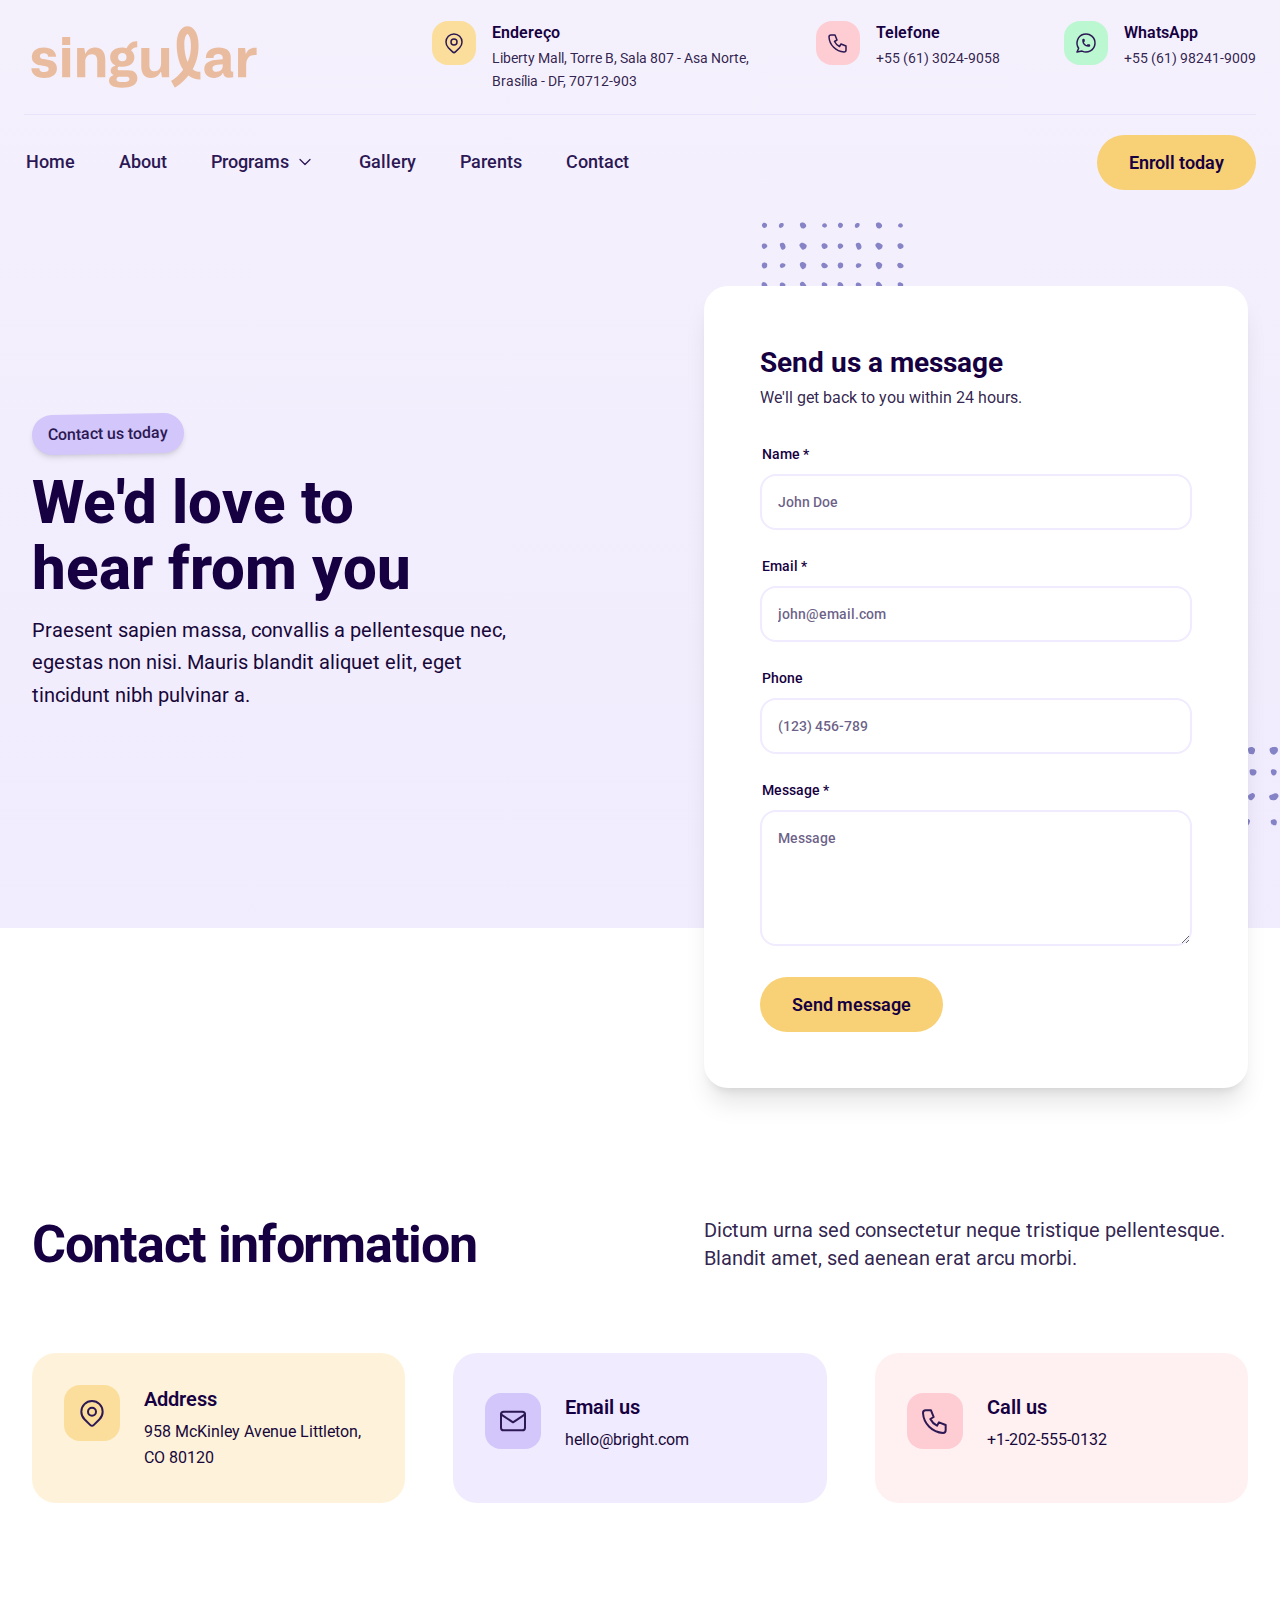
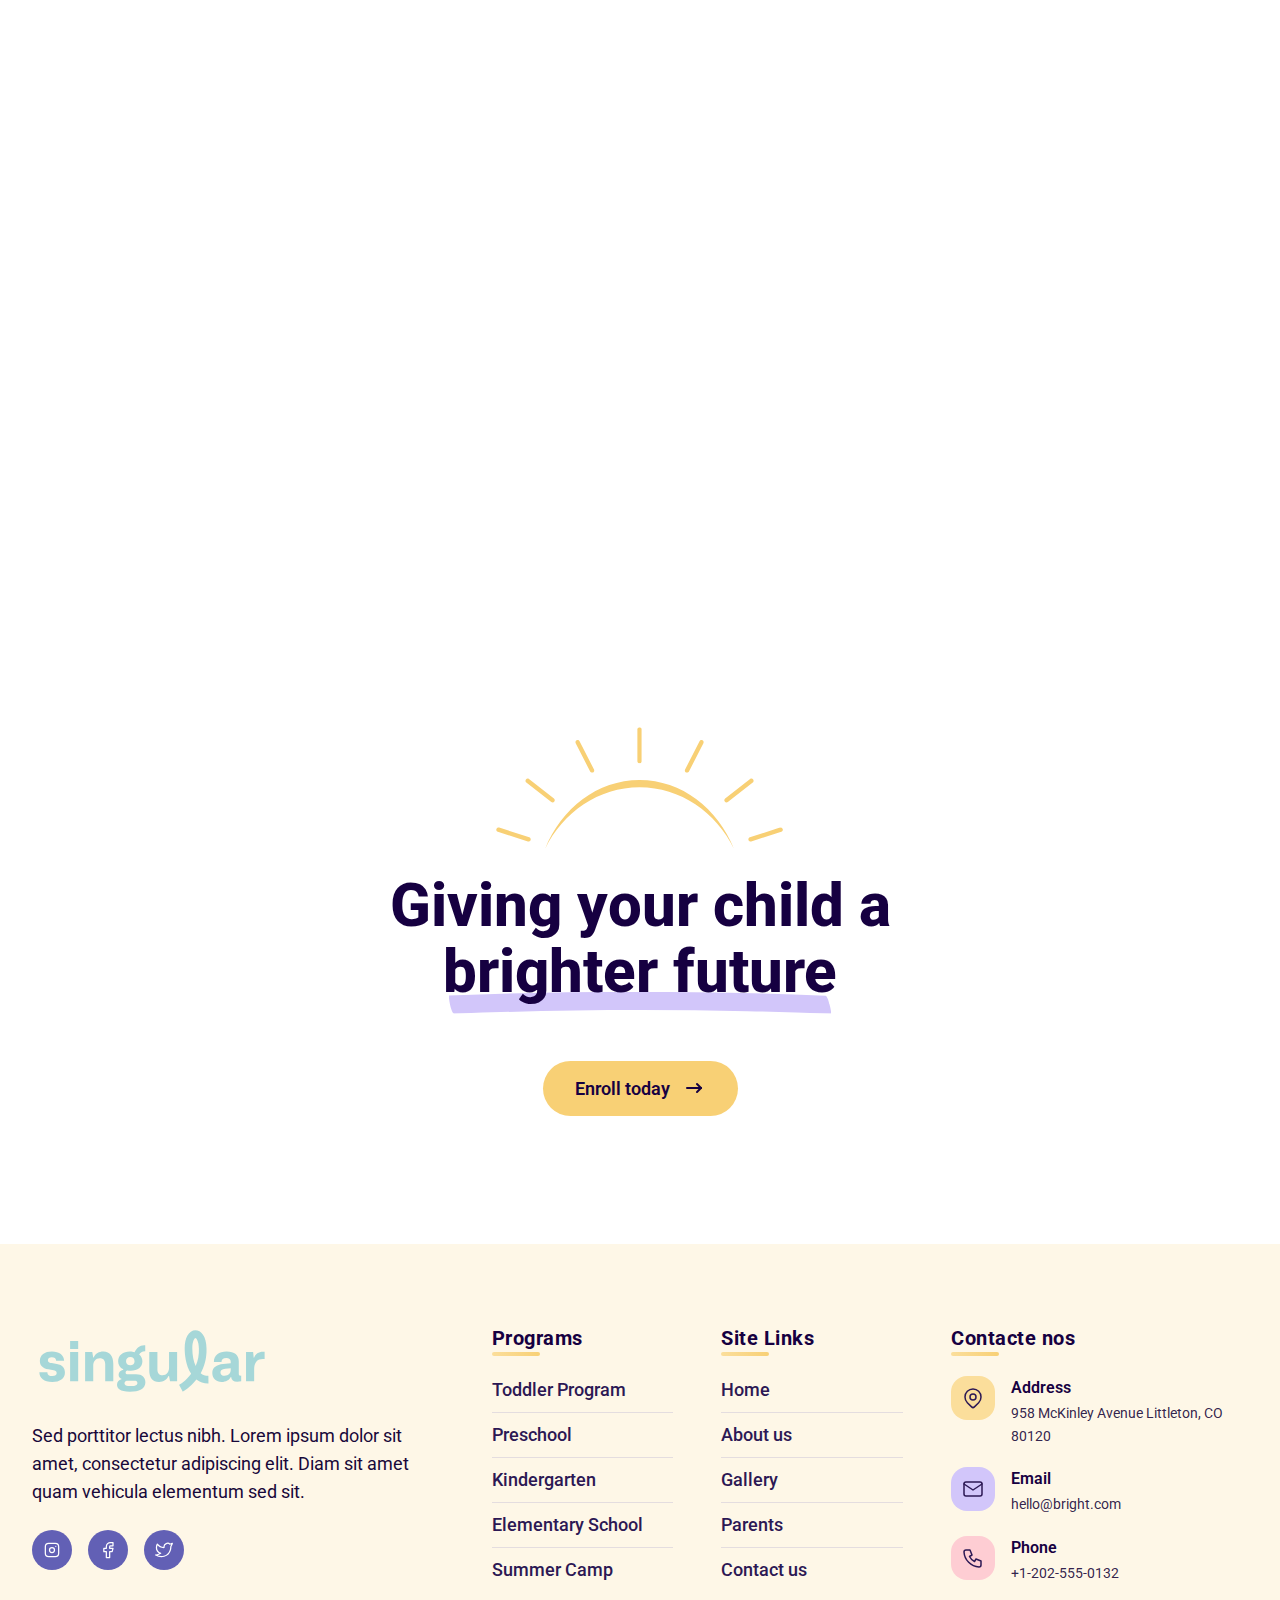
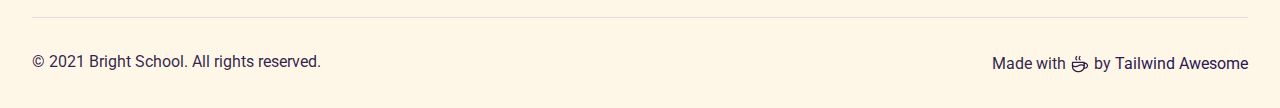
<file: contact.html>
<!DOCTYPE html>
<html lang="en">
  <head>
    <meta charset="UTF-8">
    <title>Contact | Bright</title>
  <meta name="viewport" content="width=device-width,initial-scale=1"><link rel="icon" href="images/favicons/favicon.png"><script defer src="js/app.js"></script><link href="css/app.css" rel="stylesheet"></head>
  <body>
    <!-- Site header and hero section-->
    <div class='bg-gradient-to-b from-purple-25 to-purple-50'>

      <!-- Top header contact information and navbar -->
      <header>
        <div class="hidden px-4 lg:block sm:px-6">
    <!-- Container -->
    <div class="relative max-w-screen-xl py-5 mx-auto border-b border-purple-200/30">
        <div class="flex items-center justify-between">
            <!-- Site branding -->
            <div class="flex-grow-0 flex-shrink-0 w-60">
                <a href="index.html">
                    <img src="[data-uri]" alt="Singular Logo" class="h-auto" />
                </a>
            </div>

            <!-- Contact information -->
            <ul class="flex ml-8 lg:space-x-6 xl:space-x-16">
                <!-- Address -->
                <li class="flex flex-shrink max-w-xs">
                    <div>
                        <span class="flex items-center justify-center bg-yellow-400 rounded-2xl w-11 h-11">
              <!-- TablerIcon name: map-pin -->
              <svg
                xmlns="http://www.w3.org/2000/svg"
                class="w-6 h-6 text-purple-700"
                width="44"
                height="44"
                viewBox="0 0 24 24"
                stroke-width="1.5"
                stroke="currentColor"
                fill="none"
                stroke-linecap="round"
                stroke-linejoin="round"
              >
                <path stroke="none" d="M0 0h24v24H0z" fill="none" />
                <circle cx="12" cy="11" r="3" />
                <path
                  d="M17.657 16.657l-4.243 4.243a2 2 0 0 1 -2.827 0l-4.244 -4.243a8 8 0 1 1 11.314 0z"
                />
              </svg>
            </span>
                    </div>
                    <div class="flex-1 mt-0 ml-3 xl:ml-4">
                        <h5 class="flex items-center text-base font-semibold text-purple-900">
                            Endereço
                        </h5>
                        <p class="mt-0.5 text-sm text-purple-800 leading-relaxed text-opacity-90">
                            Liberty Mall, Torre B, Sala 807 - Asa Norte, Brasília - DF, 70712-903
                        </p>
                    </div>
                </li>

                <!-- Email -->
                <li class="flex flex-shrink-0">
                    <div>
                        <span class="flex items-center justify-center bg-rose-200 rounded-2xl w-11 h-11">
              <!-- TablerIcon name: Phone -->
              <svg
                xmlns="http://www.w3.org/2000/svg"
                class="w-6 h-6 text-purple-700"
                width="44"
                height="44"
                viewBox="0 0 24 24"
                stroke-width="1.5"
                stroke="currentColor"
                fill="none"
                stroke-linecap="round"
                stroke-linejoin="round"
              >
                <path stroke="none" d="M0 0h24v24H0z" fill="none" />
                <path
                  d="M5 4h4l2 5l-2.5 1.5a11 11 0 0 0 5 5l1.5 -2.5l5 2v4a2 2 0 0 1 -2 2a16 16 0 0 1 -15 -15a2 2 0 0 1 2 -2"
                />
              </svg>
            </span>
                    </div>
                    <div class="flex-1 ml-3 xl:ml-4">
                        <h5 class="flex items-center text-base font-semibold text-purple-900">
                            Telefone
                        </h5>
                        <p class="mt-0.5 text-sm text-purple-800 leading-relaxed text-opacity-90">
                            +55 (61) 3024-9058
                        </p>
                    </div>
                </li>

                <!-- WhatsApp -->
                <li class="flex flex-shrink-0">
                    <div>
                        <span class="flex items-center justify-center rounded-2xl w-11 h-11 bg-green-200">
              <!-- TablerIcon name: brand-whatsapp -->
              <svg
                xmlns="http://www.w3.org/2000/svg"
                class="w-6 h-6 text-purple-700"
                width="44"
                height="44"
                viewBox="0 0 24 24"
                stroke-width="1.5"
                stroke="currentColor"
                fill="none"
                stroke-linecap="round"
                stroke-linejoin="round"
              >
                <path
                  stroke="none"
                  d="M0 0h24v24H0z"
                  fill="none"
                ></path>
                <path
                  d="M3 21l1.65 -3.8a9 9 0 1 1 3.4 2.9l-5.05 .9"
                ></path>
                <path
                  d="M9 10a0.5 .5 0 0 0 1 0v-1a0.5 .5 0 0 0 -1 0v1a5 5 0 0 0 5 5h1a0.5 .5 0 0 0 0 -1h-1a0.5 .5 0 0 0 0 1"
                ></path>
              </svg>
            </span>
                    </div>
                    <div class="flex-1 ml-3 xl:ml-4">
                        <h5 class="flex items-center text-base font-semibold text-purple-900">
                            WhatsApp
                        </h5>
                        <p class="mt-0.5 text-sm text-purple-800 leading-relaxed text-opacity-90">
                            +55 (61) 98241-9009
                        </p>
                    </div>
                </li>
            </ul>
        </div>
    </div>
</div>
        <!-- 
  This component uses Alpine.js for both the programs dropdown and the mobile navigation menu. If you're
  not familiar with Alpine you can check out their documentation 
  here: https://alpinejs.dev/start-here
-->
<div class='px-4 sm:px-6'>
  <nav class='flex items-center max-w-screen-xl pt-5 mx-auto'>
    <div class='flex items-center justify-between w-full'>

      <!-- Main navigation menu for large screens -->
      <div class='items-center justify-between hidden lg:flex md:space-x-6 lg:space-x-10'>
        <a href="/">
          <div class="relative p-0.5 group">
            <span class="relative z-10 text-lg font-medium text-purple-700 duration-300 ease-in-out group-hover:text-purple-600">Home</span>
            <span class="absolute bottom-0 h-1.5 duration-300 ease-in-out origin-bottom transform scale-x-0 bg-yellow-400 rounded-lg -left-1 -right-1 group-hover:scale-x-100"></span>
          </div>
        </a>
        <a href="/about-us.html">
          <div class="relative p-0.5 group">
            <span class="relative z-10 text-lg font-medium text-purple-700 duration-300 ease-in-out group-hover:text-purple-600">About</span>
            <span class="absolute bottom-0 h-1.5 duration-300 ease-in-out origin-bottom transform scale-x-0 bg-yellow-400 rounded-lg -left-1 -right-1 group-hover:scale-x-100"></span>
          </div>
        </a>

        <!-- Programs dropdown container -->
        <div class='relative' x-data="{ open: false }">

          <!-- Programs dropdown button -->
          <button 
            type='button' 
            aria-expanded="false" 
            @click="open = !open"
          >
            <div class="relative p-0.5 group">
              <span class="relative z-10 flex items-center text-lg font-medium text-purple-700 duration-300 ease-in-out group-hover:text-purple-600">
                Programs

                <!-- TablerIcon name: chevron-down -->
                <!-- Toggle class 'rotate-180' on dropdown open and close -->
                <svg xmlns="http://www.w3.org/2000/svg" class="ml-1.5 w-5 h-5 transform duration-300 ease-in-out" :class="{'rotate-180': open}" width="44" height="44" viewBox="0 0 24 24" stroke-width="1.5" stroke="currentColor" fill="none" stroke-linecap="round" stroke-linejoin="round">
                  <path stroke="none" d="M0 0h24v24H0z" fill="none"/>
                  <polyline points="6 9 12 15 18 9" />
                </svg>

              </span>
              <span class="absolute bottom-0 h-1.5 duration-300 ease-in-out origin-bottom transform scale-x-0 bg-yellow-400 rounded-lg -left-1 -right-1 group-hover:scale-x-100"></span>
            </div>
          </button>

          <!-- Programs dropdown -->
          <div 
            class='absolute z-20 w-screen max-w-xs p-4 mt-3 -translate-x-1/2 bg-white border shadow-lg left-1/2 border-gray-50 rounded-2xl'
            x-show="open"
            x-transition:enter="transition ease-out duration-300"
            x-transition:enter-start="opacity-0 -translate-y-5"
            x-transition:enter-end="opacity-100 translate-y-0"
            x-transition:leave="transition ease-in duration-200"
            x-transition:leave-start="opacity-100 translate-y-0"
            x-transition:leave-end="opacity-0 -translate-y-5"
            style="display: none;"
          >
            <div 
              @click.away="open = false" 
              @keydown.escape.window="open = false"
            >
              <a href='/program.html' class='block w-full py-4 transition duration-200 ease-in-out rounded-xl sm:p-5 hover:bg-purple-25 group'>
                <h5 class='text-lg font-semibold text-purple-600'>
                  Toddler Program
                </h5>
                <p class='mt-1 text-sm text-purple-800 opacity-90'>
                  Curabitur non nulla sit amet nisl tempu convallis quis ac lectus.
                </p>
              </a>
              <hr class="my-1 border-purple-200/30 sm:my-2">
              <a href='/program.html' class='block w-full py-4 transition duration-200 ease-in-out rounded-xl sm:p-5 hover:bg-purple-25 group'>
                <h5 class='text-lg font-semibold text-purple-600'>
                  Preschool
                </h5>
                <p class='mt-1 text-sm text-purple-800 opacity-90'>
                  Curabitur non nulla sit amet nisl tempu convallis quis ac lectus.
                </p>
              </a>
              <hr class="my-1 border-purple-200/30 sm:my-2">
              <a href='/program.html' class='block w-full py-4 transition duration-200 ease-in-out rounded-xl sm:p-5 hover:bg-purple-25 group'>
                <h5 class='text-lg font-semibold text-purple-600'>
                  Kindergarten
                </h5>
                <p class='mt-1 text-sm text-purple-800 opacity-90'>
                  Curabitur non nulla sit amet nisl tempu convallis quis ac lectus.
                </p>
              </a>
              <hr class="my-1 border-purple-200/30 sm:my-2">
              <a href='/program.html' class='block w-full py-4 transition duration-200 ease-in-out rounded-xl sm:p-5 hover:bg-purple-25 group'>
                <h5 class='text-lg font-semibold text-purple-600'>
                  Elementary School
                </h5>
                <p class='mt-1 text-sm text-purple-800 opacity-90'>
                  Curabitur non nulla sit amet nisl tempu convallis quis ac lectus.
                </p>
              </a>
              <hr class="my-1 border-purple-200/30 sm:my-2">
              <a href='/program.html' class='block w-full py-4 transition duration-200 ease-in-out rounded-xl sm:p-5 hover:bg-purple-25 group'>
                <h5 class='text-lg font-semibold text-purple-600'>
                  Summer Camp
                </h5>
                <p class='mt-1 text-sm text-purple-800 opacity-90'>
                  Curabitur non nulla sit amet nisl tempu convallis quis ac lectus.
                </p>
              </a>
            </div>
          </div>

        </div>

        <a href="/gallery.html">
          <div class="relative p-0.5 group">
            <span class="relative z-10 text-lg font-medium text-purple-700 duration-300 ease-in-out group-hover:text-purple-600">Gallery</span>
            <span class="absolute bottom-0 h-1.5 duration-300 ease-in-out origin-bottom transform scale-x-0 bg-yellow-400 rounded-lg -left-1 -right-1 group-hover:scale-x-100"></span>
          </div>
        </a>
        <a href="/parents.html">
          <div class="relative p-0.5 group">
            <span class="relative z-10 text-lg font-medium text-purple-700 duration-300 ease-in-out group-hover:text-purple-600">Parents</span>
            <span class="absolute bottom-0 h-1.5 duration-300 ease-in-out origin-bottom transform scale-x-0 bg-yellow-400 rounded-lg -left-1 -right-1 group-hover:scale-x-100"></span>
          </div>
        </a>
        <a href="/contact.html">
          <div class="relative p-0.5 group">
            <span class="relative z-10 text-lg font-medium text-purple-700 duration-300 ease-in-out group-hover:text-purple-600">Contact</span>
            <span class="absolute bottom-0 h-1.5 duration-300 ease-in-out origin-bottom transform scale-x-0 bg-yellow-400 rounded-lg -left-1 -right-1 group-hover:scale-x-100"></span>
          </div>
        </a>
      </div>

      <!-- Call to action button -->
      <div class='hidden lg:block'>
        <a class="text-lg font-semibold text-purple-900 bg-yellow-500 btn hover:bg-yellow-600" href="contact.html">
          Enroll today
        </a>
      </div>

      <!-- Logo on smaller screens: < lg -->
      <div class="flex-grow-0 flex-shrink-0 block w-48 lg:hidden sm:w-52">
        <a href="index.html">
          <img src="images/bright-logo-6.png" alt="Bright" class="h-auto"/>
        </a>
      </div>
    
      <!-- Mobile menu container -->
      <div class='block lg:hidden' x-data="{ open: false }">

        <!-- Hamburger menu button -->
        <!--
          Toggle "js-hamburger-open" class based on menu state
        -->
        <button 
          class='relative z-50 w-6 h-5 transition duration-500 ease-in-out transform rotate-0 cursor-pointer group focus:outline-none' 
          :class="{ 'js-hamburger-open': open }" @click="open = !open"
        >
          <span class='absolute top-0 left-0 block w-full h-1 transition duration-200 ease-in-out transform rotate-0 bg-purple-900 rounded-full opacity-100 group-hover:bg-purple-600'></span>
          <span class='absolute left-0 block w-full h-1 transition duration-200 ease-in-out transform rotate-0 bg-purple-900 rounded-full opacity-100 top-2 group-hover:bg-purple-600'></span>
          <span class='absolute left-0 block w-full h-1 transition duration-200 ease-in-out transform rotate-0 bg-purple-900 rounded-full opacity-100 top-2 group-hover:bg-purple-600'></span>
          <span class='absolute left-0 block w-full h-1 transition duration-200 ease-in-out transform rotate-0 bg-purple-900 rounded-full opacity-100 top-4 group-hover:bg-purple-600'></span>
        </button>

        <!-- Mobile menu -->
        <!--
          Toggle "js-mobileNav-open" class based on menu state
        -->
        <div 
          class='absolute top-0 left-0 z-40 w-screen px-4 py-16 overflow-y-scroll bg-gradient-to-tr from-purple-600 to-purple-600 sm:px-8'  
          @keydown.escape.window="open = false"
          x-show="open"
          x-transition:enter="transition ease-out duration-300"
          x-transition:enter-start="opacity-0 -translate-y-full"
          x-transition:enter-end="opacity-100 translate-y-0"
          x-transition:leave="transition ease-in duration-200"
          x-transition:leave-start="opacity-100 translate-y-0"
          x-transition:leave-end="opacity-0 -translate-y-full"
          style="display: none;"
        >
          <div class='flex flex-col items-center justify-center w-full h-full'>

            <!-- Site links -->
            <div class='flex flex-col items-center w-full mx-auto space-y-6 justify-evenly'>
              <a href="/">
                <div class="relative p-0.5 group">
                  <span class="relative z-10 text-2xl font-medium duration-300 ease-in-out text-purple-50 group-hover:text-white">Home</span>
                  <span class="absolute bottom-0 h-1.5 duration-300 ease-in-out origin-bottom transform scale-x-0 bg-yellow-400 rounded-lg -left-1 -right-1 group-hover:scale-x-100"></span>
                </div>
              </a>

              <a href="/about-us.html">
                <div class="relative p-0.5 group">
                  <span class="relative z-10 text-2xl font-medium duration-300 ease-in-out text-purple-50 group-hover:text-white">About</span>
                  <span class="absolute bottom-0 h-1.5 duration-300 ease-in-out origin-bottom transform scale-x-0 bg-yellow-400 rounded-lg -left-1 -right-1 group-hover:scale-x-100"></span>
                </div>
              </a>

              <a href="/gallery.html">
                <div class="relative p-0.5 group">
                  <span class="relative z-10 text-2xl font-medium duration-300 ease-in-out text-purple-50 group-hover:text-white">Gallery</span>
                  <span class="absolute bottom-0 h-1.5 duration-300 ease-in-out origin-bottom transform scale-x-0 bg-yellow-400 rounded-lg -left-1 -right-1 group-hover:scale-x-100"></span>
                </div>
              </a>

              <a href="/parents.html">
                <div class="relative p-0.5 group">
                  <span class="relative z-10 text-2xl font-medium duration-300 ease-in-out text-purple-50 group-hover:text-white">Parents</span>
                  <span class="absolute bottom-0 h-1.5 duration-300 ease-in-out origin-bottom transform scale-x-0 bg-yellow-400 rounded-lg -left-1 -right-1 group-hover:scale-x-100"></span>
                </div>
              </a>

              <a href="/contact.html">
                <div class="relative p-0.5 group">
                  <span class="relative z-10 text-2xl font-medium duration-300 ease-in-out text-purple-50 group-hover:text-white">Contact</span>
                  <span class="absolute bottom-0 h-1.5 duration-300 ease-in-out origin-bottom transform scale-x-0 bg-yellow-400 rounded-lg -left-1 -right-1 group-hover:scale-x-100"></span>
                </div>
              </a>

              <!-- CTA button -->
              <a class="relative inline-flex items-center justify-center px-8 py-4 text-lg font-semibold leading-normal text-center text-purple-900 duration-300 ease-in-out bg-yellow-400 rounded-full" href="#">
                Enroll today
              </a>

            </div>

            <hr class='w-full my-8 border-purple-200 sm:my-10 border-opacity-30'>

            <!-- Programs links -->
            <div class='w-full max-w-md mx-auto'>
              <p class='text-lg font-semibold tracking-wider text-center text-purple-200 uppercase sm:text-left'>
                Programs
              </p>
              <div class='grid gap-4 mt-4 justify-items-center sm:justify-items-start sm:grid-cols-2 sm:gap-x-8'>
                <a href="/program.html">
                  <div class="relative p-0.5 group">
                    <span class="relative z-10 text-xl font-medium duration-300 ease-in-out text-purple-50 group-hover:text-white">Toddler Program</span>
                    <span class="absolute bottom-0 h-1.5 duration-300 ease-in-out origin-bottom transform scale-x-0 bg-yellow-400 rounded-lg -left-1 -right-1 group-hover:scale-x-100"></span>
                  </div>
                </a>
  
                <a class='sm:justify-self-end' href="/program.html">
                  <div class="relative p-0.5 group">
                    <span class="relative z-10 text-xl font-medium duration-300 ease-in-out text-purple-50 group-hover:text-white">Preschool</span>
                    <span class="absolute bottom-0 h-1.5 duration-300 ease-in-out origin-bottom transform scale-x-0 bg-yellow-400 rounded-lg -left-1 -right-1 group-hover:scale-x-100"></span>
                  </div>
                </a>
  
                <a href="/program.html">
                  <div class="relative p-0.5 group">
                    <span class="relative z-10 text-xl font-medium duration-300 ease-in-out text-purple-50 group-hover:text-white">Kindergarten</span>
                    <span class="absolute bottom-0 h-1.5 duration-300 ease-in-out origin-bottom transform scale-x-0 bg-yellow-400 rounded-lg -left-1 -right-1 group-hover:scale-x-100"></span>
                  </div>
                </a>
  
                <a class='sm:justify-self-end' href="/program.html">
                  <div class="relative p-0.5 group">
                    <span class="relative z-10 text-xl font-medium duration-300 ease-in-out text-purple-50 group-hover:text-white">Elementary School</span>
                    <span class="absolute bottom-0 h-1.5 duration-300 ease-in-out origin-bottom transform scale-x-0 bg-yellow-400 rounded-lg -left-1 -right-1 group-hover:scale-x-100"></span>
                  </div>
                </a>
  
                <a href="/program.html">
                  <div class="relative p-0.5 group">
                    <span class="relative z-10 text-xl font-medium duration-300 ease-in-out text-purple-50 group-hover:text-white">Summer Camp</span>
                    <span class="absolute bottom-0 h-1.5 duration-300 ease-in-out origin-bottom transform scale-x-0 bg-yellow-400 rounded-lg -left-1 -right-1 group-hover:scale-x-100"></span>
                  </div>
                </a>
              </div>
            </div>

          </div>
        </div>

      </div>
    </div>
  </nav>
</div>
      </header>

      <!-- Hero section -->
      <section class='px-4 pb-12 overflow-hidden lg:pt-24 sm:px-6 lg:px-8'>

  <!-- Container -->
  <div class='max-w-xl mx-auto lg:grid lg:grid-cols-2 lg:gap-10 xl:gap-32 lg:max-w-screen-xl '>

    <!-- Hero header -->
    <div class='py-16 lg:py-32'>
      <div>
        <span class='inline-block px-4 py-2 font-medium text-purple-700 bg-purple-200 rounded-full shadow-md -rotate-1'>
          Contact us today
        </span>
      </div>
      <h1 class='max-w-md mt-4 text-purple-900 h1'>
        We'd love to hear from you
      </h1>
      <p class='max-w-lg mt-3 text-xl leading-relaxed text-purple-800'>
        Praesent sapien massa, convallis a pellentesque nec, egestas non nisi. Mauris blandit aliquet elit, eget tincidunt nibh pulvinar a.
      </p>
    </div>

    <!-- Contact form container -->
    <div class='relative'>
      
      <!-- Background decorations -->
      <img src='images/dots-large-grid.svg' class='absolute lg:hidden -right-16 -top-12 sm:-top-16 w-80 lg:left-14 lg:-top-16 lg:w-36 opacity-60'>
      <img src='images/dots-grid.svg' class='absolute hidden w-40 opacity-75 lg:block -right-16 -top-16 lg:left-14 lg:-top-16 lg:w-36'>
      <img src='images/dots-strip.svg' class='absolute hidden w-20 rotate-90 opacity-75 lg:block -right-16 top-1/2'>

      <!-- Contact form card -->
      <div class='relative z-10 w-full px-4 py-10 mx-auto bg-white shadow-xl rounded-3xl lg:mr-0 lg:ml-auto sm:p-16 lg:p-12 xl:p-14'>
        <div>
          <h3 class='text-2xl font-bold text-purple-900'>
            Send us a message
          </h3>
          <p class='text-purple-800 mt-0.5 text-opacity-90'>
            We'll get back to you within 24 hours.
          </p>
        </div>

        <!-- Contact form -->
        <form class='mt-8'>

          <div>
            <label for="name" class='ml-0.5 text-purple-900 font-medium text-sm'>
              Name *
            </label>
            <input id="name" type='text' name='name' placeholder='John Doe' class='w-full p-4 mt-2 text-sm font-medium text-purple-700 placeholder-purple-700 duration-300 ease-in-out border-2 outline-none h-14 placeholder-opacity-70 rounded-2xl border-purple-50 focus:border-purple-200 focus:ring-purple-200 focus:outline-none' required>
          </div>

          <div class='mt-6'>
            <label for="email" class='ml-0.5 text-purple-900 font-medium text-sm'>
              Email *
            </label>
            <input id="email" type='email' name='email' placeholder='john@email.com' class='w-full p-4 mt-2 text-sm font-medium text-purple-700 placeholder-purple-700 duration-300 ease-in-out border-2 outline-none h-14 placeholder-opacity-70 rounded-2xl border-purple-50 focus:border-purple-200 focus:ring-purple-200 focus:outline-none' required>
          </div>

          <div class='mt-6'>
            <label for="phone" class='ml-0.5 text-purple-900 font-medium text-sm'>
              Phone
            </label>
            <input id="phone" type='text' name='phone' placeholder='(123) 456-789' class='w-full p-4 mt-2 text-sm font-medium text-purple-700 placeholder-purple-700 duration-300 ease-in-out border-2 outline-none h-14 placeholder-opacity-70 rounded-2xl border-purple-50 focus:border-purple-200 focus:ring-purple-200 focus:outline-none'>
          </div>

          <div class='mt-6'>
            <label for="message" class='ml-0.5 text-purple-900 font-medium text-sm'>
              Message *
            </label>
            <textarea id="message" type='text' name='message' placeholder='Message' rows=5 class='w-full p-4 mt-2 text-sm font-medium text-purple-700 placeholder-purple-700 duration-300 ease-in-out border-2 outline-none placeholder-opacity-70 rounded-2xl border-purple-50 focus:border-purple-200 focus:ring-purple-200 focus:outline-none' required></textarea>
          </div>

          <div class='flex justify-start mt-6'>
            <button
              href='#'
              class="text-lg font-semibold text-purple-900 bg-yellow-500 btn hover:bg-yellow-600"
            >
              Send message
            </button>
          </div>
          
        </form>

      </div>

    </div>

  </div>

</section>
    </div>
    
    <!-- Contact information section -->
    <section class='relative w-full px-4 pt-56 bg-white -mb-52 -translate-y-52 sm:pt-64 lg:pt-72 sm:px-6 lg:px-8'>

  <!-- Contact information container -->
  <div class='max-w-xl mx-auto lg:max-w-screen-xl'>

    <!-- Section header -->
    <div class='lg:grid lg:grid-cols-2 lg:gap-16 xl:gap-32'>
      <div class='flex items-center'>
        <h2 class='max-w-4xl text-purple-900 h2'>
          Contact information
        </h2>
      </div>
      <div class='flex items-center mt-3 sm:mt-4 lg:mt-0'>
        <p class='text-lg text-purple-800 sm:text-xl text-opacity-90'>
          Dictum urna sed consectetur neque tristique pellentesque. 
          Blandit amet, sed aenean erat arcu morbi.
        </p>
      </div>
    </div>

    <!-- Contact information cards -->
    <div class='grid grid-cols-1 gap-4 mt-12 sm:mt-14 lg:mt-20 sm:grid-cols-4 lg:grid-cols-3 sm:gap-6 xl:gap-12'>

      <!-- Address card -->
      <div class='px-4 py-8 bg-yellow-200 sm:col-span-2 lg:col-span-1 sm:p-8 rounded-3xl'>
        <div class="flex sm:flex-col lg:flex-row">
          <div>
            <span class="flex items-center justify-center bg-yellow-400 rounded-2xl w-14 h-14">

              <!-- TablerIcon name: map-pin -->
              <svg xmlns="http://www.w3.org/2000/svg" class="w-8 h-8 text-purple-700" width="44" height="44" viewBox="0 0 24 24" stroke-width="1.5" stroke="currentColor" fill="none" stroke-linecap="round" stroke-linejoin="round">
                <path stroke="none" d="M0 0h24v24H0z" fill="none"/>
                <circle cx="12" cy="11" r="3" />
                <path d="M17.657 16.657l-4.243 4.243a2 2 0 0 1 -2.827 0l-4.244 -4.243a8 8 0 1 1 11.314 0z" />
              </svg>

            </span>
          </div>
          <div class="flex-1 ml-6 sm:mt-3 lg:mt-0 sm:ml-0 lg:ml-6">
            <h5 class="flex items-center text-xl font-semibold text-purple-900">
              Address
            </h5>
            <p class="mt-1.5 text-base text-purple-800 leading-relaxed">
              958 McKinley Avenue Littleton, CO 80120
            </p>
          </div>
        </div>
      </div>

      <!-- Email card -->
      <div class='px-4 py-8 sm:col-span-2 lg:col-span-1 sm:p-8 sm:py-10 rounded-3xl bg-purple-50'>
        <div class="flex sm:flex-col lg:flex-row">
          <div>
            <span class="flex items-center justify-center bg-purple-200 rounded-2xl w-14 h-14">

              <!-- TablerIcon name: mail -->
              <svg xmlns="http://www.w3.org/2000/svg" class="w-8 h-8 text-purple-700" width="44" height="44" viewBox="0 0 24 24" stroke-width="1.5" stroke="currentColor" fill="none" stroke-linecap="round" stroke-linejoin="round">
                <path stroke="none" d="M0 0h24v24H0z" fill="none"/>
                <rect x="3" y="5" width="18" height="14" rx="2" />
                <polyline points="3 7 12 13 21 7" />
              </svg>

            </span>
          </div>
          <div class="flex-1 ml-6 sm:mt-3 lg:mt-0 sm:ml-0 lg:ml-6">
            <h5 class="flex items-center text-xl font-semibold text-purple-900">
              Email us
            </h5>
            <p class="mt-1.5 text-base text-purple-800 leading-relaxed">
              hello@bright.com
            </p>
          </div>
        </div>
      </div>

      <!-- Phone number card -->
      <div class='px-4 py-8 sm:col-start-2 sm:col-span-2 lg:col-start-3 lg:col-span-1 sm:p-8 sm:py-10 rounded-3xl bg-rose-50'>
        <div class="flex sm:flex-col lg:flex-row">
          <div>
            <span class="flex items-center justify-center rounded-2xl w-14 h-14 bg-rose-200">

              <!-- TablerIcon name: phone -->
              <svg xmlns="http://www.w3.org/2000/svg" class="w-8 h-8 text-purple-700" width="44" height="44" viewBox="0 0 24 24" stroke-width="1.5" stroke="currentColor" fill="none" stroke-linecap="round" stroke-linejoin="round">
                <path stroke="none" d="M0 0h24v24H0z" fill="none"/>
                <path d="M5 4h4l2 5l-2.5 1.5a11 11 0 0 0 5 5l1.5 -2.5l5 2v4a2 2 0 0 1 -2 2a16 16 0 0 1 -15 -15a2 2 0 0 1 2 -2" />
              </svg>
              
            </span>
          </div>
          <div class="flex-1 ml-6 sm:mt-3 lg:mt-0 sm:ml-0 lg:ml-6">
            <h5 class="flex items-center text-xl font-semibold text-purple-900">
              Call us
            </h5>
            <p class="mt-1.5 text-base text-purple-800 leading-relaxed">
              +1-202-555-0132
            </p>
          </div>
        </div>
      </div>

    </div>
  </div>

  <!-- Google map widget -->
  <div class='mt-16 lg:mx-auto lg:mt-24 rounded-3xl lg:max-w-screen-xl'>
      <iframe class='w-full rounded-3xl' src="https://www.google.com/maps/embed?pb=!1m18!1m12!1m3!1d3086.1624232420972!2d-76.62270638437457!3d39.329905428938126!2m3!1f0!2f0!3f0!3m2!1i1024!2i768!4f13.1!3m3!1m2!1s0x89c804df8502f88d%3A0x303d58494fa04c66!2sJohns%20Hopkins%20University!5e0!3m2!1sen!2sus!4v1629758627091!5m2!1sen!2sus" height="600" style="border:0;" allowfullscreen="" loading="lazy"></iframe>
  </div>
  
</section>

    <!-- Call to action -->
    <section class='py-24 bg-white sm:py-32'>

  <!-- Container -->
  <div class='max-w-screen-xl px-4 mx-auto sm:px-6 lg:px-8'>

    <!-- Sunrise image -->
    <img class='mx-auto w-72' src='[data-uri]'>

    <!-- Header -->
    <h2 class='max-w-3xl mx-auto mt-6 text-center text-purple-900 h1'>
      <span class="block">Giving your child a</span>

      <!-- Underlined text -->
      <span class="relative block">
        <span class='relative'>
          <img class='absolute inset-0 transform translate-y-9 sm:translate-y-11 xl:translate-y-14' src='[data-uri]'>
          <span class='relative'>brighter future</span>
        </span>
      </span>

    </h2>

    <!-- CTA button -->
    <div class='flex justify-center mt-12 xl:mt-14'>
      <a
          href='#'
          class="text-lg font-semibold text-purple-900 bg-yellow-500 btn hover:bg-yellow-600 group"
        >
          Enroll today

          <!-- Tablericon name: arrow-narrow-right -->
          <svg xmlns="http://www.w3.org/2000/svg" class="w-6 h-6 ml-3 group-hover:animate-horizontal-bounce" width="44" height="44" viewBox="0 0 24 24" stroke-width="2" stroke="currentColor" fill="none" stroke-linecap="round" stroke-linejoin="round">
            <path stroke="none" d="M0 0h24v24H0z" fill="none"/>
            <line x1="5" y1="12" x2="19" y2="12" />
            <line x1="15" y1="16" x2="19" y2="12" />
            <line x1="15" y1="8" x2="19" y2="12" />
          </svg>
        </a>
        
    </div>
  </div>

</section>

    <!-- Footer -->
    <footer class="px-4 pt-16 space-y-8 bg-yellow-100 divide-y sm:pt-20 sm:px-6 lg:px-8 divide-purple-400/20">
    <!-- Top section: blocks -->
    <div class="grid max-w-md mx-auto gap-y-8 sm:gapy-12 sm:gap-x-8 md:gap-x-12 sm:max-w-none lg:max-w-screen-2xl sm:grid-cols-2 lg:grid-cols-11 lg:gap-8 xl:gap-12">
        <!-- Block 1 -->
        <div class="flex flex-col lg:mx-auto lg:col-span-4">
            <!-- Logo -->
            <div class="flex items-center">
                <div class="flex-grow-0 flex-shrink-0 w-60">
                    <a href="index.html">
                        <img src="[data-uri]" alt="Bright" class="h-auto" />
                    </a>
                </div>
            </div>

            <!-- Mission statement -->
            <div class="mt-6 text-lg text-purple-800">
                Sed porttitor lectus nibh. Lorem ipsum dolor sit amet, consectetur adipiscing elit. Diam sit amet quam vehicula elementum sed sit.
            </div>

            <!-- Social links -->
            <div class="w-full mt-5 lg:mt-6">
                <div class="flex justify-start space-x-4">
                    <!-- Instagram -->
                    <a class="flex items-center justify-center w-10 h-10 text-white duration-300 ease-in-out bg-purple-500 rounded-full hover:bg-purple-600" href="#">
                        <!-- TablerIcon name: brand-instagram -->
                        <svg xmlns="http://www.w3.org/2000/svg" class="w-5 h-5" width="44" height="44" viewBox="0 0 24 24" stroke-width="1.5" stroke="currentColor" fill="none" stroke-linecap="round" stroke-linejoin="round">
              <path stroke="none" d="M0 0h24v24H0z" fill="none" />
              <rect x="4" y="4" width="16" height="16" rx="4" />
              <circle cx="12" cy="12" r="3" />
              <line x1="16.5" y1="7.5" x2="16.5" y2="7.501" />
            </svg>
                    </a>

                    <!-- Facebook -->
                    <a class="flex items-center justify-center w-10 h-10 text-white duration-300 ease-in-out bg-purple-500 rounded-full hover:bg-purple-600" href="#">
                        <!-- TablerIcon name: brand-facebook -->
                        <svg xmlns="http://www.w3.org/2000/svg" class="w-5 h-5" width="44" height="44" viewBox="0 0 24 24" stroke-width="1.5" stroke="currentColor" fill="none" stroke-linecap="round" stroke-linejoin="round">
              <path stroke="none" d="M0 0h24v24H0z" fill="none" />
              <path
                d="M7 10v4h3v7h4v-7h3l1 -4h-4v-2a1 1 0 0 1 1 -1h3v-4h-3a5 5 0 0 0 -5 5v2h-3"
              />
            </svg>
                    </a>

                    <!-- Twitter -->
                    <a class="flex items-center justify-center w-10 h-10 text-white transition duration-300 ease-in-out bg-purple-500 rounded-full hover:bg-purple-600" href="#">
                        <!-- TablerIcon name: brand-twitter -->
                        <svg xmlns="http://www.w3.org/2000/svg" class="w-5 h-5" width="44" height="44" viewBox="0 0 24 24" stroke-width="1.5" stroke="currentColor" fill="none" stroke-linecap="round" stroke-linejoin="round">
              <path stroke="none" d="M0 0h24v24H0z" fill="none" />
              <path
                d="M22 4.01c-1 .49 -1.98 .689 -3 .99c-1.121 -1.265 -2.783 -1.335 -4.38 -.737s-2.643 2.06 -2.62 3.737v1c-3.245 .083 -6.135 -1.395 -8 -4c0 0 -4.182 7.433 4 11c-1.872 1.247 -3.739 2.088 -6 2c3.308 1.803 6.913 2.423 10.034 1.517c3.58 -1.04 6.522 -3.723 7.651 -7.742a13.84 13.84 0 0 0 .497 -3.753c-.002 -.249 1.51 -2.772 1.818 -4.013z"
              />
            </svg>
                    </a>
                </div>
            </div>
        </div>

        <!-- Block 2 -->
        <div class="flex-shrink sm:order-3 lg:order-none lg:col-span-2">
            <h6 class="relative text-xl font-bold tracking-wide text-purple-900">
                <span class="relative z-20">Programs</span>
                <span class="absolute left-0 z-10 w-12 h-1 rounded-lg bg-gradient-to-r from-yellow-400 to-yellow-500 -bottom-1"></span>
            </h6>

            <!-- Program links -->
            <ul class="mt-6 text-lg divide-y divide-purple-400/20">
                <li class="pb-2 font-medium text-purple-700 duration-300 ease-in-out hover:text-purple-600">
                    <a href="index.html"> Toddler Program </a>
                </li>
                <li class="py-2 font-medium text-purple-700 duration-300 ease-in-out hover:text-purple-600">
                    <a href="about-us.html"> Preschool </a>
                </li>
                <li class="py-2 font-medium text-purple-700 duration-300 ease-in-out hover:text-purple-600">
                    <a href="gallery.html"> Kindergarten </a>
                </li>
                <li class="py-2 font-medium text-purple-700 duration-300 ease-in-out hover:text-purple-600">
                    <a href="parents.html"> Elementary School </a>
                </li>
                <li class="pt-2 font-medium text-purple-700 duration-300 ease-in-out hover:text-purple-600">
                    <a href="contact.html"> Summer Camp </a>
                </li>
            </ul>
        </div>

        <!-- Block 3 -->
        <div class="flex-shrink sm:order-4 lg:order-none lg:col-span-2">
            <h6 class="relative text-xl font-bold tracking-wide text-purple-900">
                <span class="relative z-20">Site Links</span>
                <span class="absolute left-0 z-10 w-12 h-1 rounded-lg bg-gradient-to-r from-yellow-400 to-yellow-500 -bottom-1"></span>
            </h6>

            <!-- Site links -->
            <ul class="mt-6 text-lg divide-y divide-purple-400/20">
                <li class="pb-2 font-medium text-purple-700 duration-300 ease-in-out hover:text-purple-600">
                    <a href="index.html"> Home </a>
                </li>
                <li class="py-2 font-medium text-purple-700 duration-300 ease-in-out hover:text-purple-600">
                    <a href="about-us.html"> About us </a>
                </li>
                <li class="py-2 font-medium text-purple-700 duration-300 ease-in-out hover:text-purple-600">
                    <a href="gallery.html"> Gallery </a>
                </li>
                <li class="py-2 font-medium text-purple-700 duration-300 ease-in-out hover:text-purple-600">
                    <a href="parents.html"> Parents </a>
                </li>
                <li class="pt-2 font-medium text-purple-700 duration-300 ease-in-out hover:text-purple-600">
                    <a href="contact.html"> Contact us </a>
                </li>
            </ul>
        </div>

        <!-- Block 4 -->
        <div class="sm:order-2 lg:order-none lg:col-span-3 lg:mx-auto">
            <h6 class="relative text-xl font-bold tracking-wide text-purple-900">
                <span class="relative z-20">Contacte nos</span>
                <span class="absolute left-0 z-10 w-12 h-1 rounded-lg bg-gradient-to-r from-yellow-400 to-yellow-500 -bottom-1"></span>
            </h6>

            <!-- Contact information -->
            <ul class="flex flex-col mt-6 space-y-5">
                <!-- Address -->
                <li class="flex flex-shrink max-w-xs">
                    <div>
                        <span class="flex items-center justify-center bg-yellow-400 rounded-2xl w-11 h-11">
              <!-- TablerIcon name: map-pin -->
              <svg
                xmlns="http://www.w3.org/2000/svg"
                class="w-6 h-6 text-purple-700"
                width="44"
                height="44"
                viewBox="0 0 24 24"
                stroke-width="1.5"
                stroke="currentColor"
                fill="none"
                stroke-linecap="round"
                stroke-linejoin="round"
              >
                <path stroke="none" d="M0 0h24v24H0z" fill="none" />
                <circle cx="12" cy="11" r="3" />
                <path
                  d="M17.657 16.657l-4.243 4.243a2 2 0 0 1 -2.827 0l-4.244 -4.243a8 8 0 1 1 11.314 0z"
                />
              </svg>
            </span>
                    </div>
                    <div class="flex-1 mt-0 ml-3 xl:ml-4">
                        <h5 class="flex items-center text-base font-semibold text-purple-900">
                            Address
                        </h5>
                        <p class="mt-0.5 text-sm text-purple-800 leading-relaxed text-opacity-90">
                            958 McKinley Avenue Littleton, CO 80120
                        </p>
                    </div>
                </li>

                <!-- Email -->
                <li class="flex flex-shrink-0">
                    <div>
                        <span class="flex items-center justify-center bg-purple-200 rounded-2xl w-11 h-11">
              <!-- TablerIcon name: mail -->
              <svg
                xmlns="http://www.w3.org/2000/svg"
                class="w-6 h-6 text-purple-700"
                width="44"
                height="44"
                viewBox="0 0 24 24"
                stroke-width="1.5"
                stroke="currentColor"
                fill="none"
                stroke-linecap="round"
                stroke-linejoin="round"
              >
                <path stroke="none" d="M0 0h24v24H0z" fill="none" />
                <rect x="3" y="5" width="18" height="14" rx="2" />
                <polyline points="3 7 12 13 21 7" />
              </svg>
            </span>
                    </div>
                    <div class="flex-1 ml-3 xl:ml-4">
                        <h5 class="flex items-center text-base font-semibold text-purple-900">
                            Email
                        </h5>
                        <p class="mt-0.5 text-sm text-purple-800 leading-relaxed text-opacity-90">
                            hello@bright.com
                        </p>
                    </div>
                </li>

                <!-- Phone number -->
                <li class="flex flex-shrink-0">
                    <div>
                        <span class="flex items-center justify-center rounded-2xl w-11 h-11 bg-rose-200">
              <!-- TablerIcon name: phone -->
              <svg
                xmlns="http://www.w3.org/2000/svg"
                class="w-6 h-6 text-purple-700"
                width="44"
                height="44"
                viewBox="0 0 24 24"
                stroke-width="1.5"
                stroke="currentColor"
                fill="none"
                stroke-linecap="round"
                stroke-linejoin="round"
              >
                <path stroke="none" d="M0 0h24v24H0z" fill="none" />
                <path
                  d="M5 4h4l2 5l-2.5 1.5a11 11 0 0 0 5 5l1.5 -2.5l5 2v4a2 2 0 0 1 -2 2a16 16 0 0 1 -15 -15a2 2 0 0 1 2 -2"
                />
              </svg>
            </span>
                    </div>
                    <div class="flex-1 ml-3 xl:ml-4">
                        <h5 class="flex items-center text-base font-semibold text-purple-900">
                            Phone
                        </h5>
                        <p class="mt-0.5 text-sm text-purple-800 leading-relaxed text-opacity-90">
                            +1-202-555-0132
                        </p>
                    </div>
                </li>
            </ul>
        </div>
    </div>

    <!-- Bottom section -->
    <div class="flex flex-col justify-between max-w-md py-8 mx-auto sm:flex-row sm:max-w-none lg:max-w-screen-2xl">
        <!-- Copyright note -->
        <span class="text-base text-purple-800/90">
      © 2021 Bright School. All rights reserved.
    </span>

        <p class="mt-0.5 flex items-center text-purple-800/90">
            Made with
            <svg xmlns="http://www.w3.org/2000/svg" class="w-5 h-5 mx-1" width="44" height="44" viewBox="0 0 24 24" stroke-width="1.5" stroke="currentColor" fill="none" stroke-linecap="round" stroke-linejoin="round">
        <path stroke="none" d="M0 0h24v24H0z" fill="none" />
        <path
          d="M3 14c.83 .642 2.077 1.017 3.5 1c1.423 .017 2.67 -.358 3.5 -1c.83 -.642 2.077 -1.017 3.5 -1c1.423 -.017 2.67 .358 3.5 1"
        />
        <path d="M8 3a2.4 2.4 0 0 0 -1 2a2.4 2.4 0 0 0 1 2" />
        <path d="M12 3a2.4 2.4 0 0 0 -1 2a2.4 2.4 0 0 0 1 2" />
        <path d="M3 10h14v5a6 6 0 0 1 -6 6h-2a6 6 0 0 1 -6 -6v-5z" />
        <path d="M16.746 16.726a3 3 0 1 0 .252 -5.555" />
      </svg>
            <span>
        by
        <a
          class="text-purple-700 hover:text-purple-900 hover:underline"
          href="https://www.tailwindawesome.com/"
          target="_blank"
          >Tailwind Awesome</a
        >
      </span>
        </p>
    </div>
</footer>
  </body>
</html>
</file>
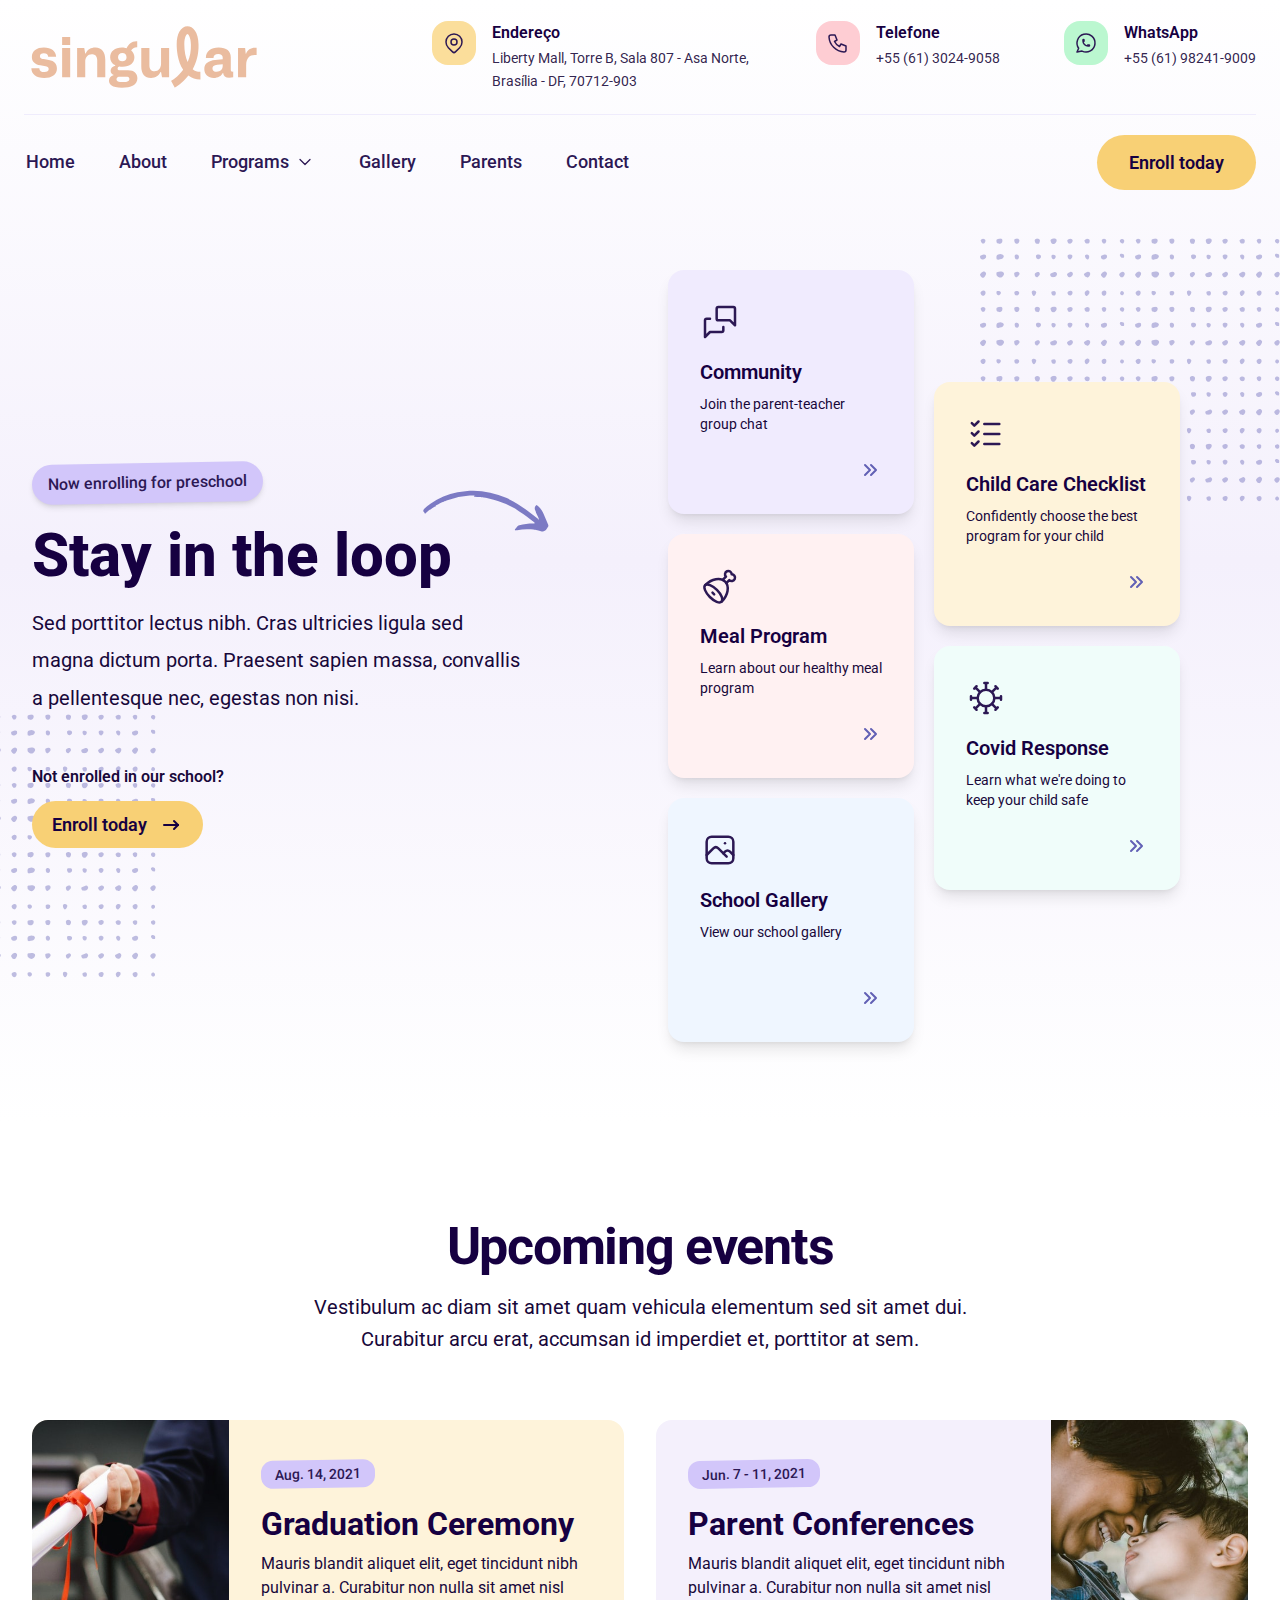
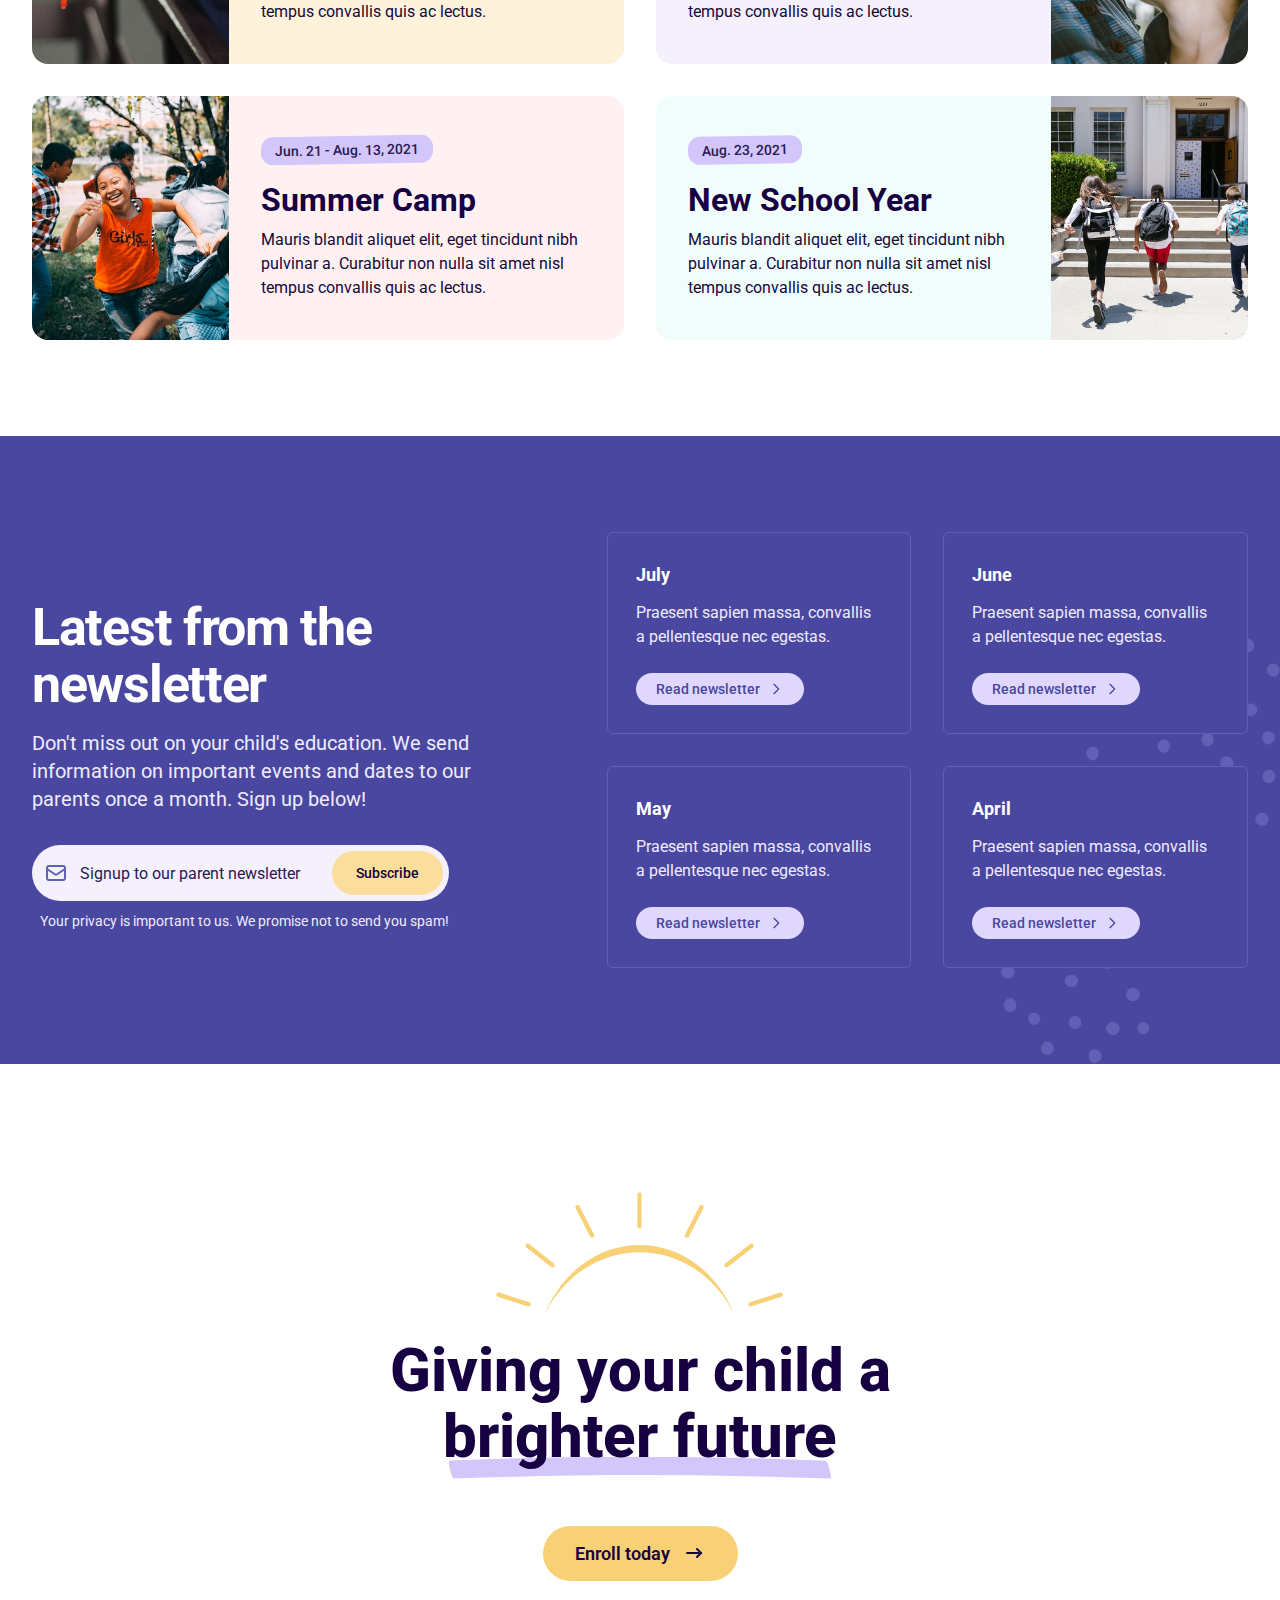
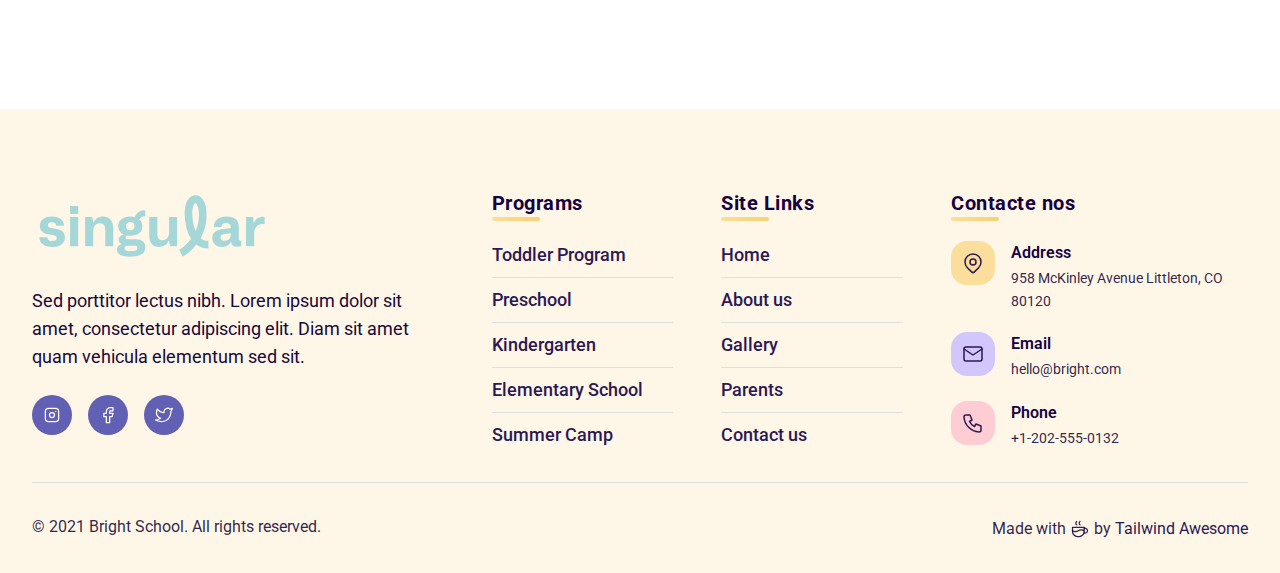
<file: parents.html>
<!DOCTYPE html>
<html lang="en">
  <head>
    <meta charset="UTF-8">
    <title>News and Events | Bright</title>
  <meta name="viewport" content="width=device-width,initial-scale=1"><link rel="icon" href="images/favicons/favicon.png"><script defer src="js/app.js"></script><link href="css/app.css" rel="stylesheet"></head>
  <body>

    <!-- Site header and hero section-->
    <div class='bg-gradient-to-b from-white via-purple-25 to-white'>

      <!-- Top header contact information and navbar -->
      <header>
        <div class="hidden px-4 lg:block sm:px-6">
    <!-- Container -->
    <div class="relative max-w-screen-xl py-5 mx-auto border-b border-purple-200/30">
        <div class="flex items-center justify-between">
            <!-- Site branding -->
            <div class="flex-grow-0 flex-shrink-0 w-60">
                <a href="index.html">
                    <img src="[data-uri]" alt="Singular Logo" class="h-auto" />
                </a>
            </div>

            <!-- Contact information -->
            <ul class="flex ml-8 lg:space-x-6 xl:space-x-16">
                <!-- Address -->
                <li class="flex flex-shrink max-w-xs">
                    <div>
                        <span class="flex items-center justify-center bg-yellow-400 rounded-2xl w-11 h-11">
              <!-- TablerIcon name: map-pin -->
              <svg
                xmlns="http://www.w3.org/2000/svg"
                class="w-6 h-6 text-purple-700"
                width="44"
                height="44"
                viewBox="0 0 24 24"
                stroke-width="1.5"
                stroke="currentColor"
                fill="none"
                stroke-linecap="round"
                stroke-linejoin="round"
              >
                <path stroke="none" d="M0 0h24v24H0z" fill="none" />
                <circle cx="12" cy="11" r="3" />
                <path
                  d="M17.657 16.657l-4.243 4.243a2 2 0 0 1 -2.827 0l-4.244 -4.243a8 8 0 1 1 11.314 0z"
                />
              </svg>
            </span>
                    </div>
                    <div class="flex-1 mt-0 ml-3 xl:ml-4">
                        <h5 class="flex items-center text-base font-semibold text-purple-900">
                            Endereço
                        </h5>
                        <p class="mt-0.5 text-sm text-purple-800 leading-relaxed text-opacity-90">
                            Liberty Mall, Torre B, Sala 807 - Asa Norte, Brasília - DF, 70712-903
                        </p>
                    </div>
                </li>

                <!-- Email -->
                <li class="flex flex-shrink-0">
                    <div>
                        <span class="flex items-center justify-center bg-rose-200 rounded-2xl w-11 h-11">
              <!-- TablerIcon name: Phone -->
              <svg
                xmlns="http://www.w3.org/2000/svg"
                class="w-6 h-6 text-purple-700"
                width="44"
                height="44"
                viewBox="0 0 24 24"
                stroke-width="1.5"
                stroke="currentColor"
                fill="none"
                stroke-linecap="round"
                stroke-linejoin="round"
              >
                <path stroke="none" d="M0 0h24v24H0z" fill="none" />
                <path
                  d="M5 4h4l2 5l-2.5 1.5a11 11 0 0 0 5 5l1.5 -2.5l5 2v4a2 2 0 0 1 -2 2a16 16 0 0 1 -15 -15a2 2 0 0 1 2 -2"
                />
              </svg>
            </span>
                    </div>
                    <div class="flex-1 ml-3 xl:ml-4">
                        <h5 class="flex items-center text-base font-semibold text-purple-900">
                            Telefone
                        </h5>
                        <p class="mt-0.5 text-sm text-purple-800 leading-relaxed text-opacity-90">
                            +55 (61) 3024-9058
                        </p>
                    </div>
                </li>

                <!-- WhatsApp -->
                <li class="flex flex-shrink-0">
                    <div>
                        <span class="flex items-center justify-center rounded-2xl w-11 h-11 bg-green-200">
              <!-- TablerIcon name: brand-whatsapp -->
              <svg
                xmlns="http://www.w3.org/2000/svg"
                class="w-6 h-6 text-purple-700"
                width="44"
                height="44"
                viewBox="0 0 24 24"
                stroke-width="1.5"
                stroke="currentColor"
                fill="none"
                stroke-linecap="round"
                stroke-linejoin="round"
              >
                <path
                  stroke="none"
                  d="M0 0h24v24H0z"
                  fill="none"
                ></path>
                <path
                  d="M3 21l1.65 -3.8a9 9 0 1 1 3.4 2.9l-5.05 .9"
                ></path>
                <path
                  d="M9 10a0.5 .5 0 0 0 1 0v-1a0.5 .5 0 0 0 -1 0v1a5 5 0 0 0 5 5h1a0.5 .5 0 0 0 0 -1h-1a0.5 .5 0 0 0 0 1"
                ></path>
              </svg>
            </span>
                    </div>
                    <div class="flex-1 ml-3 xl:ml-4">
                        <h5 class="flex items-center text-base font-semibold text-purple-900">
                            WhatsApp
                        </h5>
                        <p class="mt-0.5 text-sm text-purple-800 leading-relaxed text-opacity-90">
                            +55 (61) 98241-9009
                        </p>
                    </div>
                </li>
            </ul>
        </div>
    </div>
</div>
        <!-- 
  This component uses Alpine.js for both the programs dropdown and the mobile navigation menu. If you're
  not familiar with Alpine you can check out their documentation 
  here: https://alpinejs.dev/start-here
-->
<div class='px-4 sm:px-6'>
  <nav class='flex items-center max-w-screen-xl pt-5 mx-auto'>
    <div class='flex items-center justify-between w-full'>

      <!-- Main navigation menu for large screens -->
      <div class='items-center justify-between hidden lg:flex md:space-x-6 lg:space-x-10'>
        <a href="/">
          <div class="relative p-0.5 group">
            <span class="relative z-10 text-lg font-medium text-purple-700 duration-300 ease-in-out group-hover:text-purple-600">Home</span>
            <span class="absolute bottom-0 h-1.5 duration-300 ease-in-out origin-bottom transform scale-x-0 bg-yellow-400 rounded-lg -left-1 -right-1 group-hover:scale-x-100"></span>
          </div>
        </a>
        <a href="/about-us.html">
          <div class="relative p-0.5 group">
            <span class="relative z-10 text-lg font-medium text-purple-700 duration-300 ease-in-out group-hover:text-purple-600">About</span>
            <span class="absolute bottom-0 h-1.5 duration-300 ease-in-out origin-bottom transform scale-x-0 bg-yellow-400 rounded-lg -left-1 -right-1 group-hover:scale-x-100"></span>
          </div>
        </a>

        <!-- Programs dropdown container -->
        <div class='relative' x-data="{ open: false }">

          <!-- Programs dropdown button -->
          <button 
            type='button' 
            aria-expanded="false" 
            @click="open = !open"
          >
            <div class="relative p-0.5 group">
              <span class="relative z-10 flex items-center text-lg font-medium text-purple-700 duration-300 ease-in-out group-hover:text-purple-600">
                Programs

                <!-- TablerIcon name: chevron-down -->
                <!-- Toggle class 'rotate-180' on dropdown open and close -->
                <svg xmlns="http://www.w3.org/2000/svg" class="ml-1.5 w-5 h-5 transform duration-300 ease-in-out" :class="{'rotate-180': open}" width="44" height="44" viewBox="0 0 24 24" stroke-width="1.5" stroke="currentColor" fill="none" stroke-linecap="round" stroke-linejoin="round">
                  <path stroke="none" d="M0 0h24v24H0z" fill="none"/>
                  <polyline points="6 9 12 15 18 9" />
                </svg>

              </span>
              <span class="absolute bottom-0 h-1.5 duration-300 ease-in-out origin-bottom transform scale-x-0 bg-yellow-400 rounded-lg -left-1 -right-1 group-hover:scale-x-100"></span>
            </div>
          </button>

          <!-- Programs dropdown -->
          <div 
            class='absolute z-20 w-screen max-w-xs p-4 mt-3 -translate-x-1/2 bg-white border shadow-lg left-1/2 border-gray-50 rounded-2xl'
            x-show="open"
            x-transition:enter="transition ease-out duration-300"
            x-transition:enter-start="opacity-0 -translate-y-5"
            x-transition:enter-end="opacity-100 translate-y-0"
            x-transition:leave="transition ease-in duration-200"
            x-transition:leave-start="opacity-100 translate-y-0"
            x-transition:leave-end="opacity-0 -translate-y-5"
            style="display: none;"
          >
            <div 
              @click.away="open = false" 
              @keydown.escape.window="open = false"
            >
              <a href='/program.html' class='block w-full py-4 transition duration-200 ease-in-out rounded-xl sm:p-5 hover:bg-purple-25 group'>
                <h5 class='text-lg font-semibold text-purple-600'>
                  Toddler Program
                </h5>
                <p class='mt-1 text-sm text-purple-800 opacity-90'>
                  Curabitur non nulla sit amet nisl tempu convallis quis ac lectus.
                </p>
              </a>
              <hr class="my-1 border-purple-200/30 sm:my-2">
              <a href='/program.html' class='block w-full py-4 transition duration-200 ease-in-out rounded-xl sm:p-5 hover:bg-purple-25 group'>
                <h5 class='text-lg font-semibold text-purple-600'>
                  Preschool
                </h5>
                <p class='mt-1 text-sm text-purple-800 opacity-90'>
                  Curabitur non nulla sit amet nisl tempu convallis quis ac lectus.
                </p>
              </a>
              <hr class="my-1 border-purple-200/30 sm:my-2">
              <a href='/program.html' class='block w-full py-4 transition duration-200 ease-in-out rounded-xl sm:p-5 hover:bg-purple-25 group'>
                <h5 class='text-lg font-semibold text-purple-600'>
                  Kindergarten
                </h5>
                <p class='mt-1 text-sm text-purple-800 opacity-90'>
                  Curabitur non nulla sit amet nisl tempu convallis quis ac lectus.
                </p>
              </a>
              <hr class="my-1 border-purple-200/30 sm:my-2">
              <a href='/program.html' class='block w-full py-4 transition duration-200 ease-in-out rounded-xl sm:p-5 hover:bg-purple-25 group'>
                <h5 class='text-lg font-semibold text-purple-600'>
                  Elementary School
                </h5>
                <p class='mt-1 text-sm text-purple-800 opacity-90'>
                  Curabitur non nulla sit amet nisl tempu convallis quis ac lectus.
                </p>
              </a>
              <hr class="my-1 border-purple-200/30 sm:my-2">
              <a href='/program.html' class='block w-full py-4 transition duration-200 ease-in-out rounded-xl sm:p-5 hover:bg-purple-25 group'>
                <h5 class='text-lg font-semibold text-purple-600'>
                  Summer Camp
                </h5>
                <p class='mt-1 text-sm text-purple-800 opacity-90'>
                  Curabitur non nulla sit amet nisl tempu convallis quis ac lectus.
                </p>
              </a>
            </div>
          </div>

        </div>

        <a href="/gallery.html">
          <div class="relative p-0.5 group">
            <span class="relative z-10 text-lg font-medium text-purple-700 duration-300 ease-in-out group-hover:text-purple-600">Gallery</span>
            <span class="absolute bottom-0 h-1.5 duration-300 ease-in-out origin-bottom transform scale-x-0 bg-yellow-400 rounded-lg -left-1 -right-1 group-hover:scale-x-100"></span>
          </div>
        </a>
        <a href="/parents.html">
          <div class="relative p-0.5 group">
            <span class="relative z-10 text-lg font-medium text-purple-700 duration-300 ease-in-out group-hover:text-purple-600">Parents</span>
            <span class="absolute bottom-0 h-1.5 duration-300 ease-in-out origin-bottom transform scale-x-0 bg-yellow-400 rounded-lg -left-1 -right-1 group-hover:scale-x-100"></span>
          </div>
        </a>
        <a href="/contact.html">
          <div class="relative p-0.5 group">
            <span class="relative z-10 text-lg font-medium text-purple-700 duration-300 ease-in-out group-hover:text-purple-600">Contact</span>
            <span class="absolute bottom-0 h-1.5 duration-300 ease-in-out origin-bottom transform scale-x-0 bg-yellow-400 rounded-lg -left-1 -right-1 group-hover:scale-x-100"></span>
          </div>
        </a>
      </div>

      <!-- Call to action button -->
      <div class='hidden lg:block'>
        <a class="text-lg font-semibold text-purple-900 bg-yellow-500 btn hover:bg-yellow-600" href="contact.html">
          Enroll today
        </a>
      </div>

      <!-- Logo on smaller screens: < lg -->
      <div class="flex-grow-0 flex-shrink-0 block w-48 lg:hidden sm:w-52">
        <a href="index.html">
          <img src="images/bright-logo-6.png" alt="Bright" class="h-auto"/>
        </a>
      </div>
    
      <!-- Mobile menu container -->
      <div class='block lg:hidden' x-data="{ open: false }">

        <!-- Hamburger menu button -->
        <!--
          Toggle "js-hamburger-open" class based on menu state
        -->
        <button 
          class='relative z-50 w-6 h-5 transition duration-500 ease-in-out transform rotate-0 cursor-pointer group focus:outline-none' 
          :class="{ 'js-hamburger-open': open }" @click="open = !open"
        >
          <span class='absolute top-0 left-0 block w-full h-1 transition duration-200 ease-in-out transform rotate-0 bg-purple-900 rounded-full opacity-100 group-hover:bg-purple-600'></span>
          <span class='absolute left-0 block w-full h-1 transition duration-200 ease-in-out transform rotate-0 bg-purple-900 rounded-full opacity-100 top-2 group-hover:bg-purple-600'></span>
          <span class='absolute left-0 block w-full h-1 transition duration-200 ease-in-out transform rotate-0 bg-purple-900 rounded-full opacity-100 top-2 group-hover:bg-purple-600'></span>
          <span class='absolute left-0 block w-full h-1 transition duration-200 ease-in-out transform rotate-0 bg-purple-900 rounded-full opacity-100 top-4 group-hover:bg-purple-600'></span>
        </button>

        <!-- Mobile menu -->
        <!--
          Toggle "js-mobileNav-open" class based on menu state
        -->
        <div 
          class='absolute top-0 left-0 z-40 w-screen px-4 py-16 overflow-y-scroll bg-gradient-to-tr from-purple-600 to-purple-600 sm:px-8'  
          @keydown.escape.window="open = false"
          x-show="open"
          x-transition:enter="transition ease-out duration-300"
          x-transition:enter-start="opacity-0 -translate-y-full"
          x-transition:enter-end="opacity-100 translate-y-0"
          x-transition:leave="transition ease-in duration-200"
          x-transition:leave-start="opacity-100 translate-y-0"
          x-transition:leave-end="opacity-0 -translate-y-full"
          style="display: none;"
        >
          <div class='flex flex-col items-center justify-center w-full h-full'>

            <!-- Site links -->
            <div class='flex flex-col items-center w-full mx-auto space-y-6 justify-evenly'>
              <a href="/">
                <div class="relative p-0.5 group">
                  <span class="relative z-10 text-2xl font-medium duration-300 ease-in-out text-purple-50 group-hover:text-white">Home</span>
                  <span class="absolute bottom-0 h-1.5 duration-300 ease-in-out origin-bottom transform scale-x-0 bg-yellow-400 rounded-lg -left-1 -right-1 group-hover:scale-x-100"></span>
                </div>
              </a>

              <a href="/about-us.html">
                <div class="relative p-0.5 group">
                  <span class="relative z-10 text-2xl font-medium duration-300 ease-in-out text-purple-50 group-hover:text-white">About</span>
                  <span class="absolute bottom-0 h-1.5 duration-300 ease-in-out origin-bottom transform scale-x-0 bg-yellow-400 rounded-lg -left-1 -right-1 group-hover:scale-x-100"></span>
                </div>
              </a>

              <a href="/gallery.html">
                <div class="relative p-0.5 group">
                  <span class="relative z-10 text-2xl font-medium duration-300 ease-in-out text-purple-50 group-hover:text-white">Gallery</span>
                  <span class="absolute bottom-0 h-1.5 duration-300 ease-in-out origin-bottom transform scale-x-0 bg-yellow-400 rounded-lg -left-1 -right-1 group-hover:scale-x-100"></span>
                </div>
              </a>

              <a href="/parents.html">
                <div class="relative p-0.5 group">
                  <span class="relative z-10 text-2xl font-medium duration-300 ease-in-out text-purple-50 group-hover:text-white">Parents</span>
                  <span class="absolute bottom-0 h-1.5 duration-300 ease-in-out origin-bottom transform scale-x-0 bg-yellow-400 rounded-lg -left-1 -right-1 group-hover:scale-x-100"></span>
                </div>
              </a>

              <a href="/contact.html">
                <div class="relative p-0.5 group">
                  <span class="relative z-10 text-2xl font-medium duration-300 ease-in-out text-purple-50 group-hover:text-white">Contact</span>
                  <span class="absolute bottom-0 h-1.5 duration-300 ease-in-out origin-bottom transform scale-x-0 bg-yellow-400 rounded-lg -left-1 -right-1 group-hover:scale-x-100"></span>
                </div>
              </a>

              <!-- CTA button -->
              <a class="relative inline-flex items-center justify-center px-8 py-4 text-lg font-semibold leading-normal text-center text-purple-900 duration-300 ease-in-out bg-yellow-400 rounded-full" href="#">
                Enroll today
              </a>

            </div>

            <hr class='w-full my-8 border-purple-200 sm:my-10 border-opacity-30'>

            <!-- Programs links -->
            <div class='w-full max-w-md mx-auto'>
              <p class='text-lg font-semibold tracking-wider text-center text-purple-200 uppercase sm:text-left'>
                Programs
              </p>
              <div class='grid gap-4 mt-4 justify-items-center sm:justify-items-start sm:grid-cols-2 sm:gap-x-8'>
                <a href="/program.html">
                  <div class="relative p-0.5 group">
                    <span class="relative z-10 text-xl font-medium duration-300 ease-in-out text-purple-50 group-hover:text-white">Toddler Program</span>
                    <span class="absolute bottom-0 h-1.5 duration-300 ease-in-out origin-bottom transform scale-x-0 bg-yellow-400 rounded-lg -left-1 -right-1 group-hover:scale-x-100"></span>
                  </div>
                </a>
  
                <a class='sm:justify-self-end' href="/program.html">
                  <div class="relative p-0.5 group">
                    <span class="relative z-10 text-xl font-medium duration-300 ease-in-out text-purple-50 group-hover:text-white">Preschool</span>
                    <span class="absolute bottom-0 h-1.5 duration-300 ease-in-out origin-bottom transform scale-x-0 bg-yellow-400 rounded-lg -left-1 -right-1 group-hover:scale-x-100"></span>
                  </div>
                </a>
  
                <a href="/program.html">
                  <div class="relative p-0.5 group">
                    <span class="relative z-10 text-xl font-medium duration-300 ease-in-out text-purple-50 group-hover:text-white">Kindergarten</span>
                    <span class="absolute bottom-0 h-1.5 duration-300 ease-in-out origin-bottom transform scale-x-0 bg-yellow-400 rounded-lg -left-1 -right-1 group-hover:scale-x-100"></span>
                  </div>
                </a>
  
                <a class='sm:justify-self-end' href="/program.html">
                  <div class="relative p-0.5 group">
                    <span class="relative z-10 text-xl font-medium duration-300 ease-in-out text-purple-50 group-hover:text-white">Elementary School</span>
                    <span class="absolute bottom-0 h-1.5 duration-300 ease-in-out origin-bottom transform scale-x-0 bg-yellow-400 rounded-lg -left-1 -right-1 group-hover:scale-x-100"></span>
                  </div>
                </a>
  
                <a href="/program.html">
                  <div class="relative p-0.5 group">
                    <span class="relative z-10 text-xl font-medium duration-300 ease-in-out text-purple-50 group-hover:text-white">Summer Camp</span>
                    <span class="absolute bottom-0 h-1.5 duration-300 ease-in-out origin-bottom transform scale-x-0 bg-yellow-400 rounded-lg -left-1 -right-1 group-hover:scale-x-100"></span>
                  </div>
                </a>
              </div>
            </div>

          </div>
        </div>

      </div>
    </div>
  </nav>
</div>
      </header>

      <!-- Hero section -->
      <section class='relative px-4 py-16 overflow-hidden lg:py-20 sm:px-6 lg:px-8'>

  <!-- Background decorations -->
  <img src='images/dots-large-grid.svg' class='absolute right-0 h-auto transform opacity-25 lg:opacity-40 top-12 w-54'>
  <img src='images/dots-large-grid.svg' class='absolute h-auto transform opacity-40 -left-36 bottom-36 w-54'>

  <!-- Container -->
  <div class='max-w-xl mx-auto lg:max-w-screen-xl lg:grid lg:grid-cols-12 lg:gap-8'>

    <!-- Section header text -->
    <div class='flex flex-col justify-center lg:col-span-5'>
      <div>
        <span class='inline-block px-4 py-2 font-medium text-purple-700 bg-purple-200 rounded-full shadow-md -rotate-1'>
          Now enrolling for preschool
        </span>
      </div>

      <div class='relative'>
        <h1 class='max-w-xl mt-4 text-purple-900 sm:mt-5 h1 lg:max-w-none'>
          Stay in the loop
        </h1>

        <!-- Arrow to links -->
        <img src='images/arrow-right-over.svg' class='absolute hidden transform -top-3 xl:block md:-right-8 w-14 md:w-32 rotate-12' alt=''>

      </div>

      <p class='max-w-2xl mt-3 text-xl leading-loose text-purple-800 sm:mt-4'>
        Sed porttitor lectus nibh. Cras ultricies ligula sed magna dictum porta. Praesent sapien massa, convallis a pellentesque nec, egestas non nisi.
      </p>  

      <!-- Enroll CTA-->
      <div class='mt-10 font-semibold lg:mt-12'>
        <p class='text-purple-800'>Not enrolled in our school?</p> 
        <a
          href='#'
          class="mt-2 text-lg font-semibold text-purple-900 bg-yellow-500 sm:mt-3 btn-sm hover:bg-yellow-600 group"
        >
          Enroll today

          <!-- Tablericon name: arrow-narrow-right -->
          <svg xmlns="http://www.w3.org/2000/svg" class="w-6 h-6 ml-3 group-hover:animate-horizontal-bounce" width="44" height="44" viewBox="0 0 24 24" stroke-width="2" stroke="currentColor" fill="none" stroke-linecap="round" stroke-linejoin="round">
            <path stroke="none" d="M0 0h24v24H0z" fill="none"/>
            <line x1="5" y1="12" x2="19" y2="12" />
            <line x1="15" y1="16" x2="19" y2="12" />
            <line x1="15" y1="8" x2="19" y2="12" />
          </svg>
          
        </a>
      </div>

    </div>

    <!-- Important parent links container -->
    <div class='relative mt-12 sm:mt-16 lg:mt-0 xl:pl-12 lg:col-span-7'>

      <!-- Important links -->
      <div class='relative w-full mx-auto sm:grid sm:gap-6 md:max-w-3xl lg:gap-5 lg:max-w-lg sm:grid-cols-4 lg:grid-cols-2 auto-rows-fr'>

        <!-- Link 1 -->
        <a href='#' class='flex flex-col justify-center w-full p-8 duration-300 ease-in-out transform shadow-lg sm:col-span-2 lg:col-span-1 bg-purple-50 rounded-2xl hover:scale-105 group'>

          <!-- Link description -->
          <div class='flex-1'>

            <!-- Tablericon name: messages -->
            <svg xmlns="http://www.w3.org/2000/svg" class="w-10 h-10 text-purple-700" width="44" height="44" viewBox="0 0 24 24" stroke-width="1.5" stroke="currentColor" fill="none" stroke-linecap="round" stroke-linejoin="round">
              <path stroke="none" d="M0 0h24v24H0z" fill="none"/>
              <path d="M21 14l-3 -3h-7a1 1 0 0 1 -1 -1v-6a1 1 0 0 1 1 -1h9a1 1 0 0 1 1 1v10" />
              <path d="M14 15v2a1 1 0 0 1 -1 1h-7l-3 3v-10a1 1 0 0 1 1 -1h2" />
            </svg>

            <p class='mt-4 text-xl font-semibold text-purple-900'>
              Community
            </p>
            <p class='mt-2 text-sm text-purple-800'>
              Join the parent-teacher group chat
            </p>
          </div>
          
          <div class='flex justify-end w-full mt-6'>

            <!-- Tablericon name: chevrons-right -->
            <svg xmlns="http://www.w3.org/2000/svg" class="w-6 h-6 text-purple-500 duration-300 ease-in-out group-hover:animate-horizontal-bounce hover:text-purple-600" width="44" height="44" viewBox="0 0 24 24" stroke-width="2" stroke="currentColor" fill="none" stroke-linecap="round" stroke-linejoin="round">
              <path stroke="none" d="M0 0h24v24H0z" fill="none"/>
              <polyline points="7 7 12 12 7 17" />
              <polyline points="13 7 18 12 13 17" />
            </svg>

          </div>
        </a>

        <!-- Link 2 -->
        <a href='#' class='flex flex-col justify-center w-full p-8 mt-6 duration-300 ease-in-out bg-yellow-200 shadow-lg rounded-2xl sm:mt-0 sm:col-span-2 lg:col-span-1 lg:translate-y-28 hover:scale-105 group'>

          <!-- Link description -->
          <div class='flex-1'>

            <!-- Tablericon name: list-check -->
            <svg xmlns="http://www.w3.org/2000/svg" class="w-10 h-10 text-purple-700" width="44" height="44" viewBox="0 0 24 24" stroke-width="1.5" stroke="currentColor" fill="none" stroke-linecap="round" stroke-linejoin="round">
              <path stroke="none" d="M0 0h24v24H0z" fill="none"/>
              <path d="M3.5 5.5l1.5 1.5l2.5 -2.5" />
              <path d="M3.5 11.5l1.5 1.5l2.5 -2.5" />
              <path d="M3.5 17.5l1.5 1.5l2.5 -2.5" />
              <line x1="11" y1="6" x2="20" y2="6" />
              <line x1="11" y1="12" x2="20" y2="12" />
              <line x1="11" y1="18" x2="20" y2="18" />
            </svg>

            <p class='mt-4 text-xl font-semibold text-purple-900'>
              Child Care Checklist
            </p>
            <p class='mt-2 text-sm text-purple-800'>
              Confidently choose the best program for your child
            </p>
          </div>

          <div class='flex justify-end w-full mt-6'>

            <!-- Tablericon name: chevrons-right -->
            <svg xmlns="http://www.w3.org/2000/svg" class="w-6 h-6 text-purple-500 duration-300 ease-in-out group-hover:animate-horizontal-bounce hover:text-purple-600" width="44" height="44" viewBox="0 0 24 24" stroke-width="2" stroke="currentColor" fill="none" stroke-linecap="round" stroke-linejoin="round">
              <path stroke="none" d="M0 0h24v24H0z" fill="none"/>
              <polyline points="7 7 12 12 7 17" />
              <polyline points="13 7 18 12 13 17" />
            </svg>

          </div>
        </a>

        <!-- Link 3 -->
        <a href='#' class='flex flex-col justify-center w-full p-8 mt-6 duration-300 ease-in-out shadow-lg bg-rose-50 sm:col-span-2 sm:mt-0 lg:col-span-1 rounded-2xl hover:scale-105 group'>

          <!-- Link description -->
          <div class='flex-1'>

            <!-- Tablericon name: meat -->
            <svg xmlns="http://www.w3.org/2000/svg" class="w-10 h-10 text-purple-700" width="44" height="44" viewBox="0 0 24 24" stroke-width="1.5" stroke="currentColor" fill="none" stroke-linecap="round" stroke-linejoin="round">
              <path stroke="none" d="M0 0h24v24H0z" fill="none"/>
              <path d="M13.62 8.382l1.966 -1.967a2 2 0 1 1 3.414 -1.415a2 2 0 1 1 -1.413 3.414l-1.82 1.821" />
                <ellipse transform="rotate(45 8.025 16.475)" cx="8.025" cy="16.475" rx="7" ry="3" />
              <path d="M7.5 16l1 1" />
              <path d="M12.975 21.425c3.905 -3.906 4.855 -9.288 2.121 -12.021c-2.733 -2.734 -8.115 -1.784 -12.02 2.121" />
            </svg>

            <p class='mt-4 text-xl font-semibold text-purple-900'>
              Meal Program
            </p>
            <p class='mt-2 text-sm text-purple-800'>
              Learn about our healthy meal program
            </p>
          </div>

          <div class='flex justify-end w-full mt-6'>

            <!-- Tablericon name: chevrons-right -->
            <svg xmlns="http://www.w3.org/2000/svg" class="w-6 h-6 text-purple-500 duration-300 ease-in-out group-hover:animate-horizontal-bounce hover:text-purple-600" width="44" height="44" viewBox="0 0 24 24" stroke-width="2" stroke="currentColor" fill="none" stroke-linecap="round" stroke-linejoin="round">
              <path stroke="none" d="M0 0h24v24H0z" fill="none"/>
              <polyline points="7 7 12 12 7 17" />
              <polyline points="13 7 18 12 13 17" />
            </svg>

          </div>
        </a>

        <!-- Link 4 -->
        <a href='#' class='flex flex-col justify-center w-full p-8 mt-6 duration-300 ease-in-out shadow-lg sm:mt-0 lg:col-start-auto sm:col-span-2 lg:col-span-1 lg:translate-y-28 bg-teal-50 rounded-2xl hover:scale-105 group'>

          <!-- Link description -->
          <div class='flex-1'>

            <!-- Tablericon name: virus -->
            <svg xmlns="http://www.w3.org/2000/svg" class="w-10 h-10 text-purple-700" width="44" height="44" viewBox="0 0 24 24" stroke-width="1.5" stroke="currentColor" fill="none" stroke-linecap="round" stroke-linejoin="round">
              <path stroke="none" d="M0 0h24v24H0z" fill="none"/>
              <circle cx="12" cy="12" r="5" />
              <path d="M12 7v-4m-1 0h2" />
              <path d="M12 7v-4m-1 0h2" transform="rotate(45 12 12)" />
              <path d="M12 7v-4m-1 0h2" transform="rotate(90 12 12)" />
              <path d="M12 7v-4m-1 0h2" transform="rotate(135 12 12)" />
              <path d="M12 7v-4m-1 0h2" transform="rotate(180 12 12)" />
              <path d="M12 7v-4m-1 0h2" transform="rotate(225 12 12)" />
              <path d="M12 7v-4m-1 0h2" transform="rotate(270 12 12)" />
              <path d="M12 7v-4m-1 0h2" transform="rotate(315 12 12)" />
            </svg>

            <p class='mt-4 text-xl font-semibold text-purple-900'>
              Covid Response
            </p>
            <p class='mt-2 text-sm text-purple-800'>
              Learn what we're doing to keep your child safe
            </p>
          </div>

          <div class='flex justify-end w-full mt-6'>

            <!-- Tablericon name: chevrons-right -->
            <svg xmlns="http://www.w3.org/2000/svg" class="w-6 h-6 text-purple-500 duration-300 ease-in-out group-hover:animate-horizontal-bounce hover:text-purple-600" width="44" height="44" viewBox="0 0 24 24" stroke-width="2" stroke="currentColor" fill="none" stroke-linecap="round" stroke-linejoin="round">
              <path stroke="none" d="M0 0h24v24H0z" fill="none"/>
              <polyline points="7 7 12 12 7 17" />
              <polyline points="13 7 18 12 13 17" />
            </svg>

          </div>
        </a>

        <!-- Link 5 -->
        <a href='#' class='flex flex-col justify-center w-full p-8 mt-6 duration-300 ease-in-out shadow-lg bg-blue-50 sm:mt-0 sm:col-span-2 lg:col-span-1 rounded-2xl sm:col-start-2 hover:scale-105 group'>

          <!-- Link description -->
          <div class='flex-1'>

            <!-- Tablericon name: photo -->
            <svg xmlns="http://www.w3.org/2000/svg" class="w-10 h-10 text-purple-700" width="44" height="44" viewBox="0 0 24 24" stroke-width="1.5" stroke="currentColor" fill="none" stroke-linecap="round" stroke-linejoin="round">
              <path stroke="none" d="M0 0h24v24H0z" fill="none"/>
              <line x1="15" y1="8" x2="15.01" y2="8" />
              <rect x="4" y="4" width="16" height="16" rx="3" />
              <path d="M4 15l4 -4a3 5 0 0 1 3 0l5 5" />
              <path d="M14 14l1 -1a3 5 0 0 1 3 0l2 2" />
            </svg>
            
            <p class='mt-4 text-xl font-semibold text-purple-900'>
              School Gallery
            </p>
            <p class='mt-2 text-sm text-purple-800'>
              View our school gallery  
            </p>
          </div>

          <div class='flex justify-end w-full mt-6'>

            <!-- Tablericon name: chevrons-right -->
            <svg xmlns="http://www.w3.org/2000/svg" class="w-6 h-6 text-purple-500 duration-300 ease-in-out group-hover:animate-horizontal-bounce hover:text-purple-600" width="44" height="44" viewBox="0 0 24 24" stroke-width="2" stroke="currentColor" fill="none" stroke-linecap="round" stroke-linejoin="round">
              <path stroke="none" d="M0 0h24v24H0z" fill="none"/>
              <polyline points="7 7 12 12 7 17" />
              <polyline points="13 7 18 12 13 17" />
            </svg>

          </div>
        </a>

      </div>

    </div>

  </div>
  
</section>
    </div>

    <!-- School events section -->
    <section class='relative w-full px-4 py-16 sm:py-24 sm:px-6 lg:px-8'>     

  <!-- Container -->
  <div class='max-w-2xl mx-auto lg:max-w-screen-xl'>
    
    <!-- Section header title and subtext  -->
    <div>
      <h2 class='text-purple-900 h2 lg:text-center'>
        Upcoming events
      </h2>
      <p class='max-w-2xl mx-auto mt-3 text-xl leading-relaxed text-purple-800 lg:mt-4 lg:text-center'>
        Vestibulum ac diam sit amet quam vehicula elementum sed sit amet dui. Curabitur arcu erat, accumsan id imperdiet et, porttitor at sem.
      </p>
    </div>

    <!-- Events -->
    <div class='mt-12 lg:grid lg:grid-cols-2 lg:gap-6 xl:gap-8 sm:mt-16'>

      <!-- Event 1 -->
      <div class='grid w-full bg-yellow-200 rounded-2xl sm:grid-cols-12'>

        <!-- Event image -->
        <div class='h-48 rounded-t-2xl sm:h-full sm:rounded-tr-none sm:rounded-l-2xl sm:col-span-4'>
          <img src='images/event-01.jpg' class='object-cover object-center w-full h-full rounded-t-2xl sm:rounded-tr-none sm:rounded-l-2xl' alt='Event 01'>
        </div>

        <!-- Event info -->
        <div class='flex flex-col justify-center h-full px-6 py-8 sm:col-span-8 sm:py-10 sm:px-8 lg:px-6 xl:px-8'>
          <div>
            <div class="inline-flex items-center justify-center px-3.5 py-0.5 text-sm -rotate-1 bg-purple-200 text-purple-700 font-medium leading-6 align-top rounded-xl">
              Aug. 14, 2021
            </div>
          </div>
          <h4 class='mt-4 text-2xl font-bold text-purple-900 xl:text-3xl lg:text-2xl sm:text-3xl lg:leading-tight xl:leading-tight'>
            Graduation Ceremony
          </h4>
          <p class='mt-1 text-purple-800 lg:mt-2'>
            Mauris blandit aliquet elit, eget tincidunt nibh pulvinar a. Curabitur non nulla sit amet nisl tempus convallis quis ac lectus.
          </p>
        </div>

      </div>


      <!-- Event 2 -->
      <div class='grid w-full mt-8 lg:mt-0 rounded-2xl bg-purple-25 sm:grid-cols-12'>

        <!-- Event info -->
        <div class='flex flex-col justify-center order-2 h-full px-6 py-8 sm:order-1 sm:col-span-8 sm:py-10 sm:px-8 lg:px-6 xl:px-8'>
          <div>
            <div class="inline-flex items-center justify-center px-3.5 py-0.5 text-sm -rotate-1 bg-purple-200 text-purple-700 font-medium leading-6 align-top rounded-xl">
              Jun. 7 - 11, 2021
            </div>
          </div>
          <h4 class='mt-4 text-2xl font-bold text-purple-900 xl:text-3xl lg:text-2xl sm:text-3xl lg:leading-tight xl:leading-tight'>
            Parent Conferences
          </h4>
          <p class='mt-1 text-purple-800 lg:mt-2'>
            Mauris blandit aliquet elit, eget tincidunt nibh pulvinar a. Curabitur non nulla sit amet nisl tempus convallis quis ac lectus.
          </p>
        </div>

        <!-- Event image -->
        <div class='order-1 h-48 sm:order-2 rounded-t-2xl sm:h-full sm:rounded-tl-none sm:rounded-r-2xl sm:col-span-4'>
          <img src='images/event-02.jpg' class='object-cover object-center w-full h-full rounded-t-2xl sm:rounded-tl-none sm:rounded-r-2xl' alt='Event 02'>
        </div>

      </div>


      <!-- Event 3 -->
      <div class='grid w-full mt-8 lg:mt-0 rounded-2xl bg-rose-50 sm:grid-cols-12'>

        <!-- Event image -->
        <div class='h-48 rounded-t-2xl sm:h-full sm:rounded-tr-none sm:rounded-l-2xl sm:col-span-4'>
          <img src='images/event-03.jpg' class='object-cover object-center w-full h-full rounded-t-2xl sm:rounded-tr-none sm:rounded-l-2xl' alt='Event 03'>
        </div>

        <!-- Event info -->
        <div class='flex flex-col justify-center h-full px-6 py-8 sm:col-span-8 sm:py-10 sm:px-8 lg:px-6 xl:px-8'>
          <div>
            <div class="inline-flex items-center justify-center px-3.5 py-0.5 text-sm -rotate-1 bg-purple-200 text-purple-700 font-medium leading-6 align-top rounded-xl">
              Jun. 21 - Aug. 13, 2021
            </div>
          </div>
          <h4 class='mt-4 text-2xl font-bold text-purple-900 xl:text-3xl lg:text-2xl sm:text-3xl lg:leading-tight xl:leading-tight'>
            Summer Camp
          </h4>
          <p class='mt-1 text-purple-800 lg:mt-2'>
            Mauris blandit aliquet elit, eget tincidunt nibh pulvinar a. Curabitur non nulla sit amet nisl tempus convallis quis ac lectus.
          </p>
        </div>

      </div>


      <!-- Event 4 -->
      <div class='grid w-full mt-8 lg:mt-0 rounded-2xl bg-teal-50 sm:grid-cols-12'>

        <!-- Event info -->
        <div class='flex flex-col justify-center order-2 h-full px-6 py-8 sm:order-1 sm:col-span-8 sm:py-10 sm:px-8 lg:px-6 xl:px-8'>
          <div>
            <div class="inline-flex items-center justify-center px-3.5 py-0.5 text-sm -rotate-1 bg-purple-200 text-purple-700 font-medium leading-6 align-top rounded-xl">
              Aug. 23, 2021
            </div>
          </div>
          <h4 class='mt-4 text-2xl font-bold text-purple-900 xl:text-3xl lg:text-2xl sm:text-3xl lg:leading-tight xl:leading-tight'>
            New School Year
          </h4>
          <p class='mt-1 text-purple-800 lg:mt-2'>
            Mauris blandit aliquet elit, eget tincidunt nibh pulvinar a. Curabitur non nulla sit amet nisl tempus convallis quis ac lectus.
          </p>
        </div>

        <!-- Event image -->
        <div class='order-1 h-48 sm:order-2 rounded-t-2xl sm:h-full sm:rounded-tl-none sm:rounded-r-2xl sm:col-span-4'>
          <img src='images/event-04.jpg' class='object-cover object-center w-full h-full rounded-t-2xl sm:rounded-tl-none sm:rounded-r-2xl' alt='Event 04'>
        </div>
        
      </div>
      
    </div>
    
  </div>

</section>


    <!-- Newsletter section -->
    <section class='relative py-16 bg-purple-600 sm:py-20 lg:py-24'>
  
  <!-- Background decoration -->
  <img src='images/dots-chaos.svg' class='absolute bottom-0 right-0 h-auto transform w-72' alt=''>
  
  <!-- Content container -->
  <div class='relative grid gap-12 px-4 mx-auto lg:grid-cols-12 lg:max-w-screen-xl sm:px-6 lg:px-8'>

    <div class='flex flex-col items-center justify-center max-w-xl mx-auto lg:col-span-5 lg:items-start lg:mx-0'>
      <h2 class='text-center text-white h2 lg:text-left'>
        Latest from the newsletter
      </h2>
      <div class='relative'>
        <p class="max-w-lg mt-3 text-lg leading-relaxed text-center lg:text-xl lg:mt-4 text-purple-50 lg:text-left">
          Don't miss out on your child's education. We send information on important events and dates to our parents once a month. Sign up below!
        </p>

        <!-- Arrow to newsletter -->
        <img src='images/arrow-down.svg' class='absolute hidden sm:block lg:hidden 2xl:block -left-14 md:-left-24 top-1/2 w-14 md:w-20' alt=''>
        
      </div>

      <!-- Newsletter signup section -->
      <div class="flex items-center mt-8">
        <div class='relative w-full max-w-xl rounded-full h-14'>

          <!-- Newsletter signup form -->
          <form>
            <div class="absolute inset-y-0 left-0 flex items-center pl-3 pointer-events-none">

              <!-- Heroicon name: solid/mail -->
              <svg class='w-6 h-6 text-purple-500' xmlns="http://www.w3.org/2000/svg" fill="none" viewBox="0 0 24 24" stroke="currentColor">
                <path stroke-linecap="round" stroke-linejoin="round" stroke-width="2" d="M3 8l7.89 5.26a2 2 0 002.22 0L21 8M5 19h14a2 2 0 002-2V7a2 2 0 00-2-2H5a2 2 0 00-2 2v10a2 2 0 002 2z" />
              </svg>
              
            </div> 

            <input type="email" class="text-purple-700 h-14 w-full pl-12 pr-24 py-3.5 border-0 bg-purple-25 border-transparent rounded-full leading-5 duration-300 placeholder-purple-700 focus:bg-white focus:outline-none focus:ring-2 focus:ring-purple-500" required placeholder="Signup to our parent newsletter", autocomplete="email"/>

            <button type='submit' class='inline-flex items-center h-11 absolute right-1.5 top-1.5 outline-none bg-yellow-400 text-purple-900 hover:bg-yellow-600 py-2 px-4 md:px-6 rounded-full text-sm sm:font-medium duration-300 ease-in-out focus:outline-none'>
              Subscribe
            </button>

          </form>

          <p class='pl-2 mt-2.5 text-sm text-purple-50 text-center lg:text-left'>Your privacy is important to us. We promise not to send you spam!</p>
        </div>
      </div>

    </div>

    <!-- Latest newsletters -->
    <div class="grid max-w-3xl gap-6 mx-auto mt-12 lg:mt-0 lg:mx-0 lg:pl-12 lg:col-span-7 sm:grid-cols-2 sm:gap-5 md:gap-8">

      <!-- Issue 1 -->
      <a href="#" class="flex flex-col p-6 transition duration-300 ease-in-out border border-purple-500 rounded-md sm:p-7 group hover:scale-105 hover:shadow-lg hover:bg-purple-500 hover:border-transparent">
        <div class="flex-1">
          <h3 class="text-lg font-bold text-white">
            July
          </h3>
          <p class="mt-3 text-purple-50">
            Praesent sapien massa, convallis a pellentesque nec egestas.
          </p>
        </div>
        <div>
          <span class="mt-6 rounded-full text-sm font-medium text-purple-600 py-1.5 px-5 inline-flex justify-center items-center bg-purple-100 duration-300 ease-in-out group-hover:text-white group-hover:bg-white/30">
            Read newsletter 

            <!-- Heroicon name: chevron-right -->
            <svg xmlns="http://www.w3.org/2000/svg" class="w-4 h-4 ml-2 group-hover:animate-horizontal-bounce" fill="none" viewBox="0 0 24 24" stroke="currentColor">
              <path stroke-linecap="round" stroke-linejoin="round" stroke-width="2" d="M9 5l7 7-7 7" />
            </svg>
            
          </span>
        </div>
      </a>

      <!-- Issue 2 -->
      <a href="#" class="flex flex-col p-6 transition duration-300 ease-in-out bg-purple-600 border border-purple-500 rounded-md sm:p-7 group hover:scale-105 hover:shadow-lg hover:bg-purple-500 hover:border-transparent">
        <div class="flex-1">
          <h3 class="text-lg font-bold text-white">
            June
          </h3>
          <p class="mt-3 text-purple-50">
            Praesent sapien massa, convallis a pellentesque nec egestas.
          </p>
        </div>

        <div>
          <span class="mt-6 rounded-full text-sm font-medium text-purple-600 py-1.5 px-5 inline-flex justify-center items-center bg-purple-100 duration-300 ease-in-out group-hover:text-white group-hover:bg-white/30">
            Read newsletter 

            <!-- Heroicon name: chevron-right -->
            <svg xmlns="http://www.w3.org/2000/svg" class="w-4 h-4 ml-2 group-hover:animate-horizontal-bounce" fill="none" viewBox="0 0 24 24" stroke="currentColor">
              <path stroke-linecap="round" stroke-linejoin="round" stroke-width="2" d="M9 5l7 7-7 7" />
            </svg>

          </span>
        </div>
      </a>

      <!-- Issue 3 -->
      <a href="#" class="flex flex-col p-6 transition duration-300 ease-in-out bg-purple-600 border border-purple-500 rounded-md sm:p-7 group hover:scale-105 hover:shadow-lg hover:bg-purple-500 hover:border-transparent">
        <div class="flex-1">
          <h3 class="text-lg font-bold text-white">
            May
          </h3>
          <p class="mt-3 text-purple-50">
            Praesent sapien massa, convallis a pellentesque nec egestas.
          </p>
        </div>

        <div>
          <span class="mt-6 rounded-full text-sm font-medium text-purple-600 py-1.5 px-5 inline-flex justify-center items-center bg-purple-100 duration-300 ease-in-out group-hover:text-white group-hover:bg-white/30">
            Read newsletter

            <!-- Heroicon name: chevron-right -->
            <svg xmlns="http://www.w3.org/2000/svg" class="w-4 h-4 ml-2 group-hover:animate-horizontal-bounce" fill="none" viewBox="0 0 24 24" stroke="currentColor">
              <path stroke-linecap="round" stroke-linejoin="round" stroke-width="2" d="M9 5l7 7-7 7" />
            </svg>

          </span>
        </div>
      </a>

      <!-- Issue 4 -->
      <a href="#" class="flex flex-col p-6 transition duration-300 ease-in-out bg-purple-600 border border-purple-500 rounded-md sm:p-7 group hover:scale-105 hover:shadow-lg hover:bg-purple-500 hover:border-transparent">
        <div class="flex-1">
          <h3 class="text-lg font-bold text-white">
            April
          </h3>
          <p class="mt-3 text-purple-50">
            Praesent sapien massa, convallis a pellentesque nec egestas.
          </p>
        </div>
        
        <div>
          <span class="mt-6 rounded-full text-sm font-medium text-purple-600 py-1.5 px-5 inline-flex justify-center items-center bg-purple-100 duration-300 ease-in-out group-hover:text-white group-hover:bg-white/30">
            Read newsletter 

            <!-- Heroicon name: chevron-right -->
            <svg xmlns="http://www.w3.org/2000/svg" class="w-4 h-4 ml-2 group-hover:animate-horizontal-bounce" fill="none" viewBox="0 0 24 24" stroke="currentColor">
              <path stroke-linecap="round" stroke-linejoin="round" stroke-width="2" d="M9 5l7 7-7 7" />
            </svg>

          </span>
        </div>
      </a>

    </div>

  </div>

</section>

    <!-- Call to action -->
    <section class='py-24 bg-white sm:py-32'>

  <!-- Container -->
  <div class='max-w-screen-xl px-4 mx-auto sm:px-6 lg:px-8'>

    <!-- Sunrise image -->
    <img class='mx-auto w-72' src='[data-uri]'>

    <!-- Header -->
    <h2 class='max-w-3xl mx-auto mt-6 text-center text-purple-900 h1'>
      <span class="block">Giving your child a</span>

      <!-- Underlined text -->
      <span class="relative block">
        <span class='relative'>
          <img class='absolute inset-0 transform translate-y-9 sm:translate-y-11 xl:translate-y-14' src='[data-uri]'>
          <span class='relative'>brighter future</span>
        </span>
      </span>

    </h2>

    <!-- CTA button -->
    <div class='flex justify-center mt-12 xl:mt-14'>
      <a
          href='#'
          class="text-lg font-semibold text-purple-900 bg-yellow-500 btn hover:bg-yellow-600 group"
        >
          Enroll today

          <!-- Tablericon name: arrow-narrow-right -->
          <svg xmlns="http://www.w3.org/2000/svg" class="w-6 h-6 ml-3 group-hover:animate-horizontal-bounce" width="44" height="44" viewBox="0 0 24 24" stroke-width="2" stroke="currentColor" fill="none" stroke-linecap="round" stroke-linejoin="round">
            <path stroke="none" d="M0 0h24v24H0z" fill="none"/>
            <line x1="5" y1="12" x2="19" y2="12" />
            <line x1="15" y1="16" x2="19" y2="12" />
            <line x1="15" y1="8" x2="19" y2="12" />
          </svg>
        </a>
        
    </div>
  </div>

</section>

    <!-- Footer -->
    <footer class="px-4 pt-16 space-y-8 bg-yellow-100 divide-y sm:pt-20 sm:px-6 lg:px-8 divide-purple-400/20">
    <!-- Top section: blocks -->
    <div class="grid max-w-md mx-auto gap-y-8 sm:gapy-12 sm:gap-x-8 md:gap-x-12 sm:max-w-none lg:max-w-screen-2xl sm:grid-cols-2 lg:grid-cols-11 lg:gap-8 xl:gap-12">
        <!-- Block 1 -->
        <div class="flex flex-col lg:mx-auto lg:col-span-4">
            <!-- Logo -->
            <div class="flex items-center">
                <div class="flex-grow-0 flex-shrink-0 w-60">
                    <a href="index.html">
                        <img src="[data-uri]" alt="Bright" class="h-auto" />
                    </a>
                </div>
            </div>

            <!-- Mission statement -->
            <div class="mt-6 text-lg text-purple-800">
                Sed porttitor lectus nibh. Lorem ipsum dolor sit amet, consectetur adipiscing elit. Diam sit amet quam vehicula elementum sed sit.
            </div>

            <!-- Social links -->
            <div class="w-full mt-5 lg:mt-6">
                <div class="flex justify-start space-x-4">
                    <!-- Instagram -->
                    <a class="flex items-center justify-center w-10 h-10 text-white duration-300 ease-in-out bg-purple-500 rounded-full hover:bg-purple-600" href="#">
                        <!-- TablerIcon name: brand-instagram -->
                        <svg xmlns="http://www.w3.org/2000/svg" class="w-5 h-5" width="44" height="44" viewBox="0 0 24 24" stroke-width="1.5" stroke="currentColor" fill="none" stroke-linecap="round" stroke-linejoin="round">
              <path stroke="none" d="M0 0h24v24H0z" fill="none" />
              <rect x="4" y="4" width="16" height="16" rx="4" />
              <circle cx="12" cy="12" r="3" />
              <line x1="16.5" y1="7.5" x2="16.5" y2="7.501" />
            </svg>
                    </a>

                    <!-- Facebook -->
                    <a class="flex items-center justify-center w-10 h-10 text-white duration-300 ease-in-out bg-purple-500 rounded-full hover:bg-purple-600" href="#">
                        <!-- TablerIcon name: brand-facebook -->
                        <svg xmlns="http://www.w3.org/2000/svg" class="w-5 h-5" width="44" height="44" viewBox="0 0 24 24" stroke-width="1.5" stroke="currentColor" fill="none" stroke-linecap="round" stroke-linejoin="round">
              <path stroke="none" d="M0 0h24v24H0z" fill="none" />
              <path
                d="M7 10v4h3v7h4v-7h3l1 -4h-4v-2a1 1 0 0 1 1 -1h3v-4h-3a5 5 0 0 0 -5 5v2h-3"
              />
            </svg>
                    </a>

                    <!-- Twitter -->
                    <a class="flex items-center justify-center w-10 h-10 text-white transition duration-300 ease-in-out bg-purple-500 rounded-full hover:bg-purple-600" href="#">
                        <!-- TablerIcon name: brand-twitter -->
                        <svg xmlns="http://www.w3.org/2000/svg" class="w-5 h-5" width="44" height="44" viewBox="0 0 24 24" stroke-width="1.5" stroke="currentColor" fill="none" stroke-linecap="round" stroke-linejoin="round">
              <path stroke="none" d="M0 0h24v24H0z" fill="none" />
              <path
                d="M22 4.01c-1 .49 -1.98 .689 -3 .99c-1.121 -1.265 -2.783 -1.335 -4.38 -.737s-2.643 2.06 -2.62 3.737v1c-3.245 .083 -6.135 -1.395 -8 -4c0 0 -4.182 7.433 4 11c-1.872 1.247 -3.739 2.088 -6 2c3.308 1.803 6.913 2.423 10.034 1.517c3.58 -1.04 6.522 -3.723 7.651 -7.742a13.84 13.84 0 0 0 .497 -3.753c-.002 -.249 1.51 -2.772 1.818 -4.013z"
              />
            </svg>
                    </a>
                </div>
            </div>
        </div>

        <!-- Block 2 -->
        <div class="flex-shrink sm:order-3 lg:order-none lg:col-span-2">
            <h6 class="relative text-xl font-bold tracking-wide text-purple-900">
                <span class="relative z-20">Programs</span>
                <span class="absolute left-0 z-10 w-12 h-1 rounded-lg bg-gradient-to-r from-yellow-400 to-yellow-500 -bottom-1"></span>
            </h6>

            <!-- Program links -->
            <ul class="mt-6 text-lg divide-y divide-purple-400/20">
                <li class="pb-2 font-medium text-purple-700 duration-300 ease-in-out hover:text-purple-600">
                    <a href="index.html"> Toddler Program </a>
                </li>
                <li class="py-2 font-medium text-purple-700 duration-300 ease-in-out hover:text-purple-600">
                    <a href="about-us.html"> Preschool </a>
                </li>
                <li class="py-2 font-medium text-purple-700 duration-300 ease-in-out hover:text-purple-600">
                    <a href="gallery.html"> Kindergarten </a>
                </li>
                <li class="py-2 font-medium text-purple-700 duration-300 ease-in-out hover:text-purple-600">
                    <a href="parents.html"> Elementary School </a>
                </li>
                <li class="pt-2 font-medium text-purple-700 duration-300 ease-in-out hover:text-purple-600">
                    <a href="contact.html"> Summer Camp </a>
                </li>
            </ul>
        </div>

        <!-- Block 3 -->
        <div class="flex-shrink sm:order-4 lg:order-none lg:col-span-2">
            <h6 class="relative text-xl font-bold tracking-wide text-purple-900">
                <span class="relative z-20">Site Links</span>
                <span class="absolute left-0 z-10 w-12 h-1 rounded-lg bg-gradient-to-r from-yellow-400 to-yellow-500 -bottom-1"></span>
            </h6>

            <!-- Site links -->
            <ul class="mt-6 text-lg divide-y divide-purple-400/20">
                <li class="pb-2 font-medium text-purple-700 duration-300 ease-in-out hover:text-purple-600">
                    <a href="index.html"> Home </a>
                </li>
                <li class="py-2 font-medium text-purple-700 duration-300 ease-in-out hover:text-purple-600">
                    <a href="about-us.html"> About us </a>
                </li>
                <li class="py-2 font-medium text-purple-700 duration-300 ease-in-out hover:text-purple-600">
                    <a href="gallery.html"> Gallery </a>
                </li>
                <li class="py-2 font-medium text-purple-700 duration-300 ease-in-out hover:text-purple-600">
                    <a href="parents.html"> Parents </a>
                </li>
                <li class="pt-2 font-medium text-purple-700 duration-300 ease-in-out hover:text-purple-600">
                    <a href="contact.html"> Contact us </a>
                </li>
            </ul>
        </div>

        <!-- Block 4 -->
        <div class="sm:order-2 lg:order-none lg:col-span-3 lg:mx-auto">
            <h6 class="relative text-xl font-bold tracking-wide text-purple-900">
                <span class="relative z-20">Contacte nos</span>
                <span class="absolute left-0 z-10 w-12 h-1 rounded-lg bg-gradient-to-r from-yellow-400 to-yellow-500 -bottom-1"></span>
            </h6>

            <!-- Contact information -->
            <ul class="flex flex-col mt-6 space-y-5">
                <!-- Address -->
                <li class="flex flex-shrink max-w-xs">
                    <div>
                        <span class="flex items-center justify-center bg-yellow-400 rounded-2xl w-11 h-11">
              <!-- TablerIcon name: map-pin -->
              <svg
                xmlns="http://www.w3.org/2000/svg"
                class="w-6 h-6 text-purple-700"
                width="44"
                height="44"
                viewBox="0 0 24 24"
                stroke-width="1.5"
                stroke="currentColor"
                fill="none"
                stroke-linecap="round"
                stroke-linejoin="round"
              >
                <path stroke="none" d="M0 0h24v24H0z" fill="none" />
                <circle cx="12" cy="11" r="3" />
                <path
                  d="M17.657 16.657l-4.243 4.243a2 2 0 0 1 -2.827 0l-4.244 -4.243a8 8 0 1 1 11.314 0z"
                />
              </svg>
            </span>
                    </div>
                    <div class="flex-1 mt-0 ml-3 xl:ml-4">
                        <h5 class="flex items-center text-base font-semibold text-purple-900">
                            Address
                        </h5>
                        <p class="mt-0.5 text-sm text-purple-800 leading-relaxed text-opacity-90">
                            958 McKinley Avenue Littleton, CO 80120
                        </p>
                    </div>
                </li>

                <!-- Email -->
                <li class="flex flex-shrink-0">
                    <div>
                        <span class="flex items-center justify-center bg-purple-200 rounded-2xl w-11 h-11">
              <!-- TablerIcon name: mail -->
              <svg
                xmlns="http://www.w3.org/2000/svg"
                class="w-6 h-6 text-purple-700"
                width="44"
                height="44"
                viewBox="0 0 24 24"
                stroke-width="1.5"
                stroke="currentColor"
                fill="none"
                stroke-linecap="round"
                stroke-linejoin="round"
              >
                <path stroke="none" d="M0 0h24v24H0z" fill="none" />
                <rect x="3" y="5" width="18" height="14" rx="2" />
                <polyline points="3 7 12 13 21 7" />
              </svg>
            </span>
                    </div>
                    <div class="flex-1 ml-3 xl:ml-4">
                        <h5 class="flex items-center text-base font-semibold text-purple-900">
                            Email
                        </h5>
                        <p class="mt-0.5 text-sm text-purple-800 leading-relaxed text-opacity-90">
                            hello@bright.com
                        </p>
                    </div>
                </li>

                <!-- Phone number -->
                <li class="flex flex-shrink-0">
                    <div>
                        <span class="flex items-center justify-center rounded-2xl w-11 h-11 bg-rose-200">
              <!-- TablerIcon name: phone -->
              <svg
                xmlns="http://www.w3.org/2000/svg"
                class="w-6 h-6 text-purple-700"
                width="44"
                height="44"
                viewBox="0 0 24 24"
                stroke-width="1.5"
                stroke="currentColor"
                fill="none"
                stroke-linecap="round"
                stroke-linejoin="round"
              >
                <path stroke="none" d="M0 0h24v24H0z" fill="none" />
                <path
                  d="M5 4h4l2 5l-2.5 1.5a11 11 0 0 0 5 5l1.5 -2.5l5 2v4a2 2 0 0 1 -2 2a16 16 0 0 1 -15 -15a2 2 0 0 1 2 -2"
                />
              </svg>
            </span>
                    </div>
                    <div class="flex-1 ml-3 xl:ml-4">
                        <h5 class="flex items-center text-base font-semibold text-purple-900">
                            Phone
                        </h5>
                        <p class="mt-0.5 text-sm text-purple-800 leading-relaxed text-opacity-90">
                            +1-202-555-0132
                        </p>
                    </div>
                </li>
            </ul>
        </div>
    </div>

    <!-- Bottom section -->
    <div class="flex flex-col justify-between max-w-md py-8 mx-auto sm:flex-row sm:max-w-none lg:max-w-screen-2xl">
        <!-- Copyright note -->
        <span class="text-base text-purple-800/90">
      © 2021 Bright School. All rights reserved.
    </span>

        <p class="mt-0.5 flex items-center text-purple-800/90">
            Made with
            <svg xmlns="http://www.w3.org/2000/svg" class="w-5 h-5 mx-1" width="44" height="44" viewBox="0 0 24 24" stroke-width="1.5" stroke="currentColor" fill="none" stroke-linecap="round" stroke-linejoin="round">
        <path stroke="none" d="M0 0h24v24H0z" fill="none" />
        <path
          d="M3 14c.83 .642 2.077 1.017 3.5 1c1.423 .017 2.67 -.358 3.5 -1c.83 -.642 2.077 -1.017 3.5 -1c1.423 -.017 2.67 .358 3.5 1"
        />
        <path d="M8 3a2.4 2.4 0 0 0 -1 2a2.4 2.4 0 0 0 1 2" />
        <path d="M12 3a2.4 2.4 0 0 0 -1 2a2.4 2.4 0 0 0 1 2" />
        <path d="M3 10h14v5a6 6 0 0 1 -6 6h-2a6 6 0 0 1 -6 -6v-5z" />
        <path d="M16.746 16.726a3 3 0 1 0 .252 -5.555" />
      </svg>
            <span>
        by
        <a
          class="text-purple-700 hover:text-purple-900 hover:underline"
          href="https://www.tailwindawesome.com/"
          target="_blank"
          >Tailwind Awesome</a
        >
      </span>
        </p>
    </div>
</footer>
    
  </body>
</html>
</file>
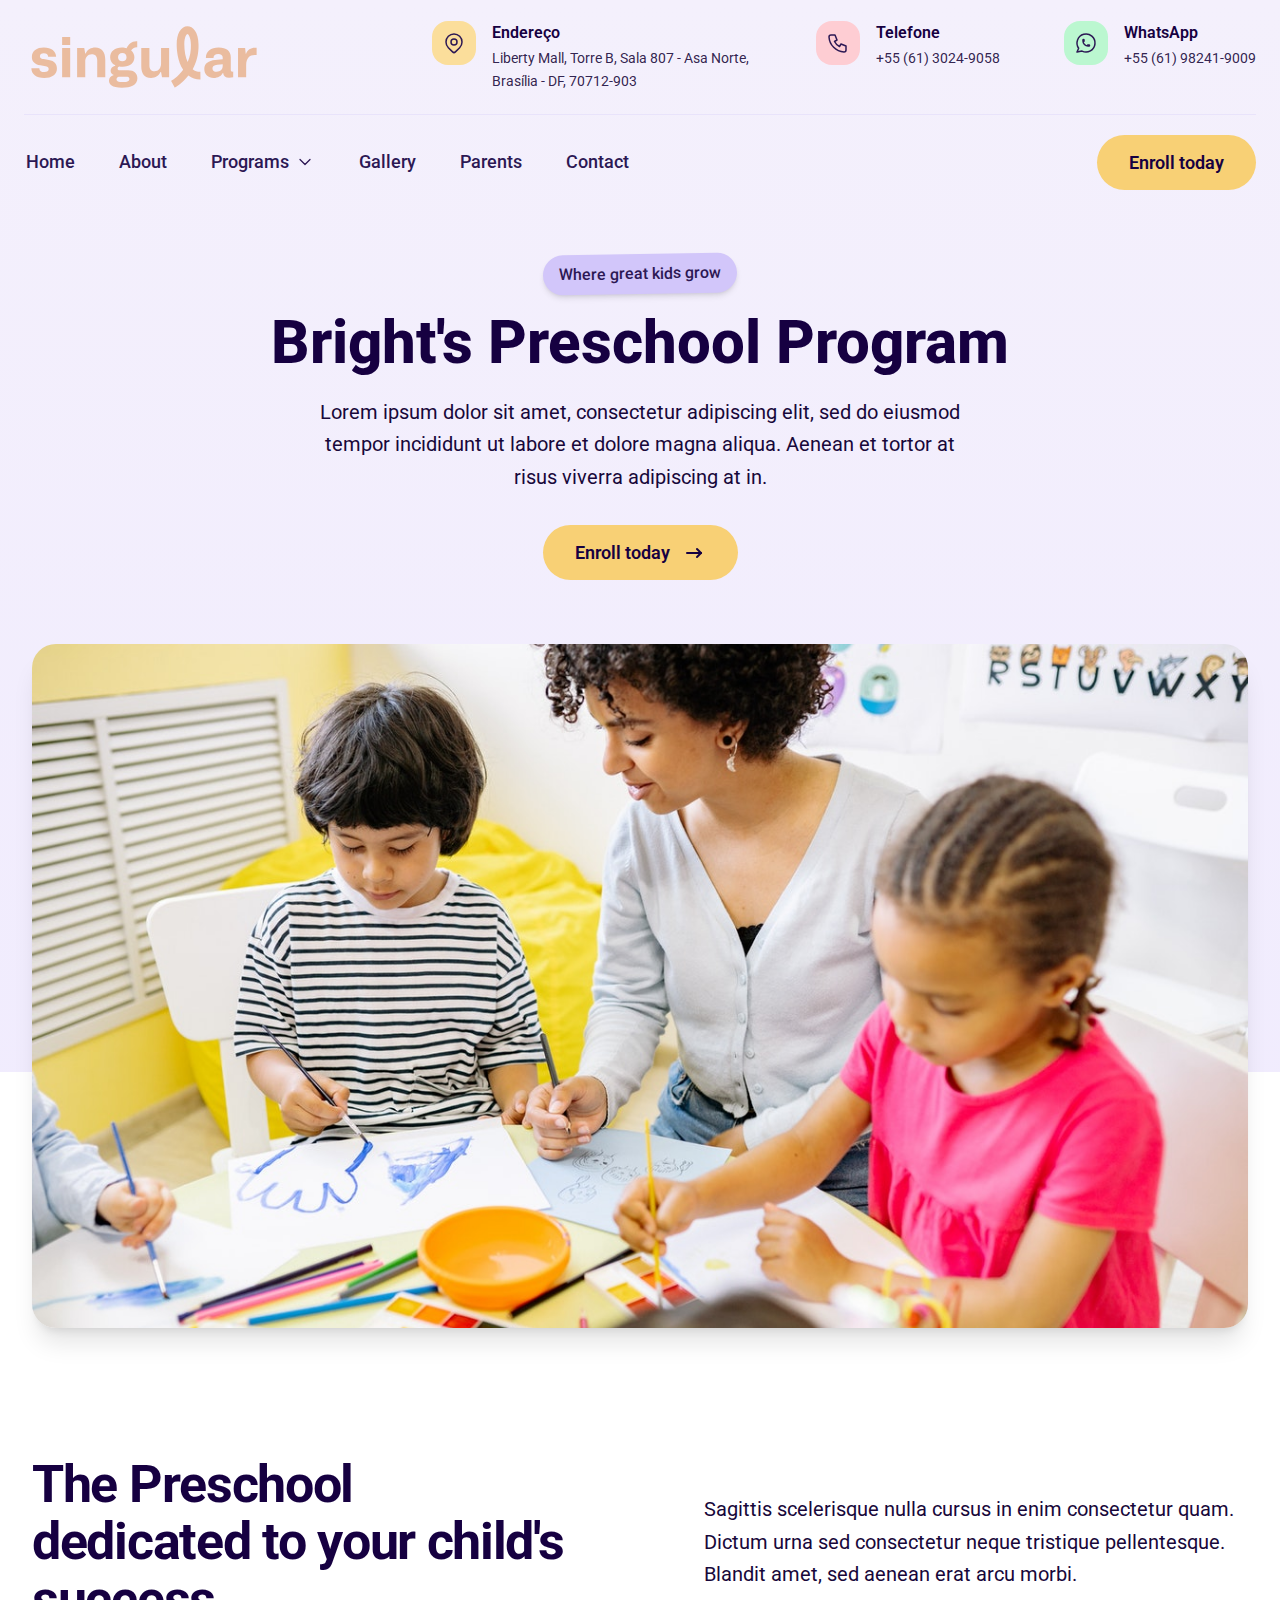
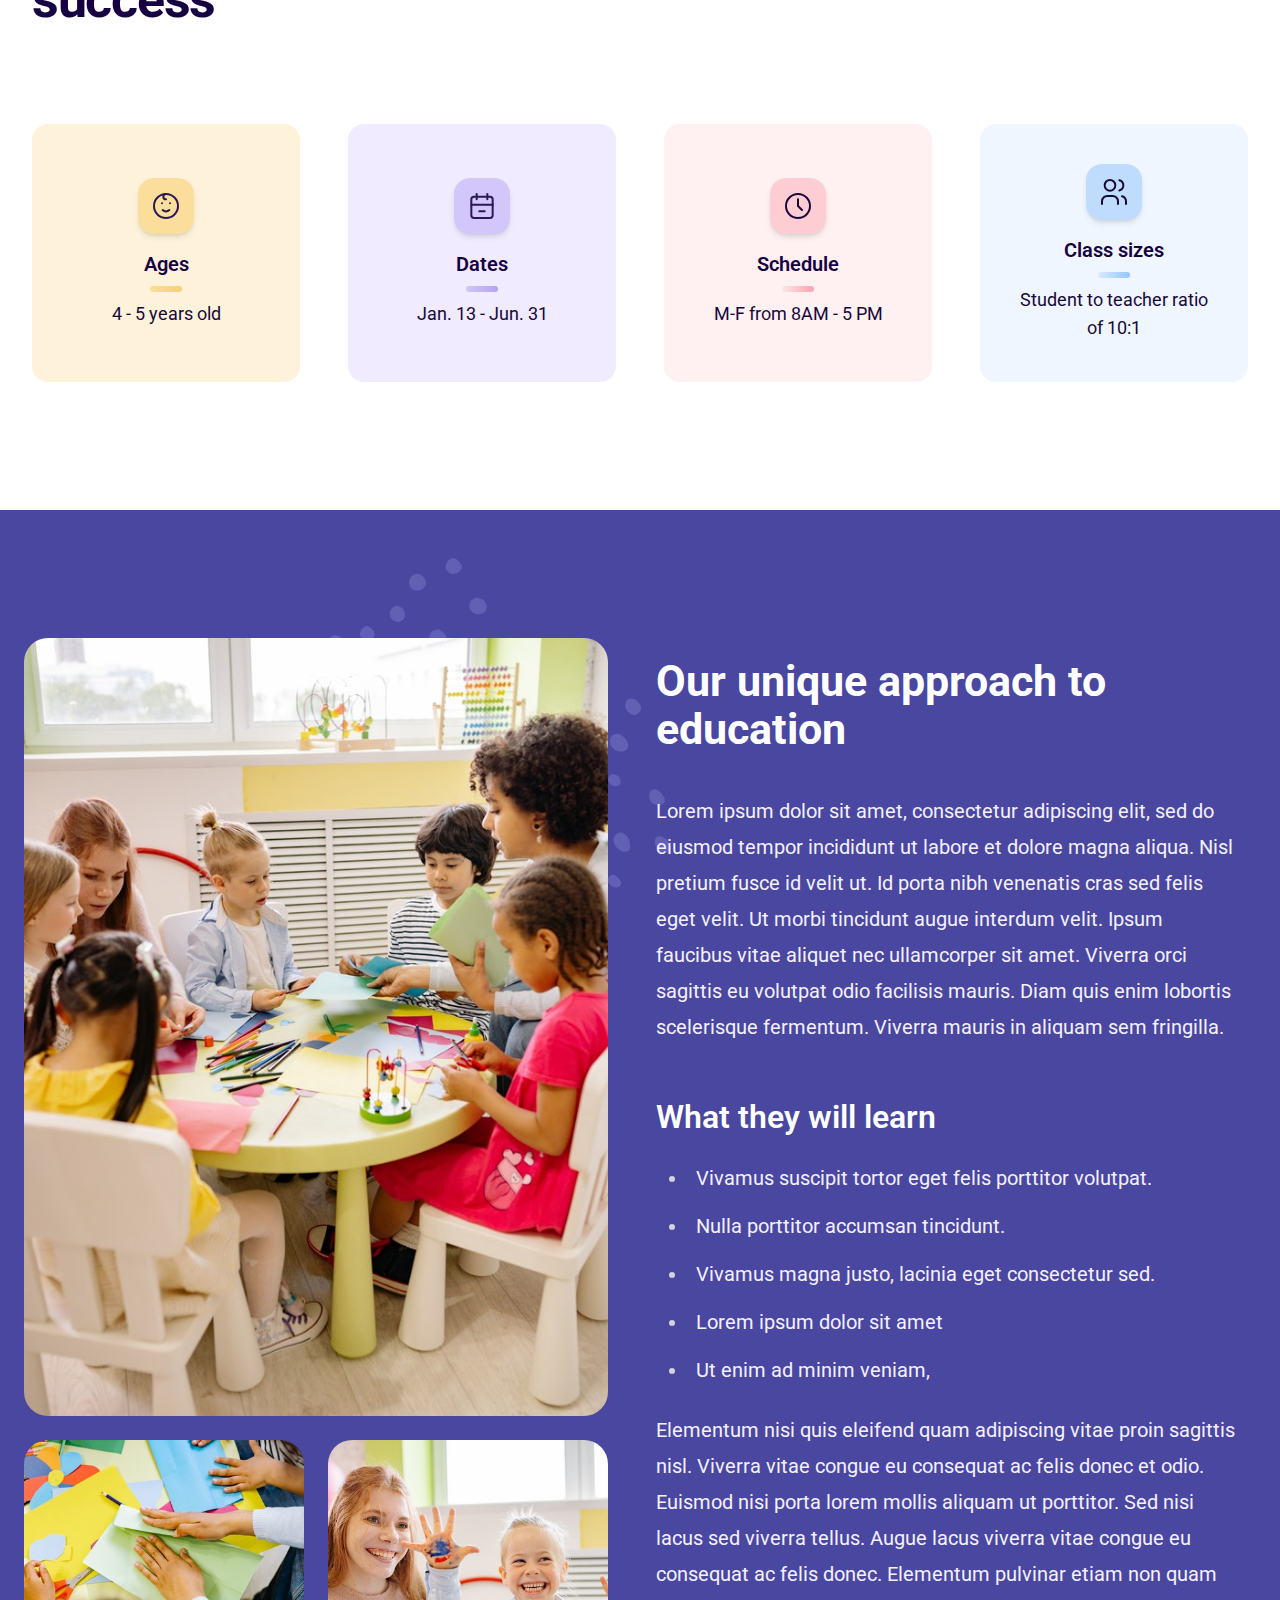
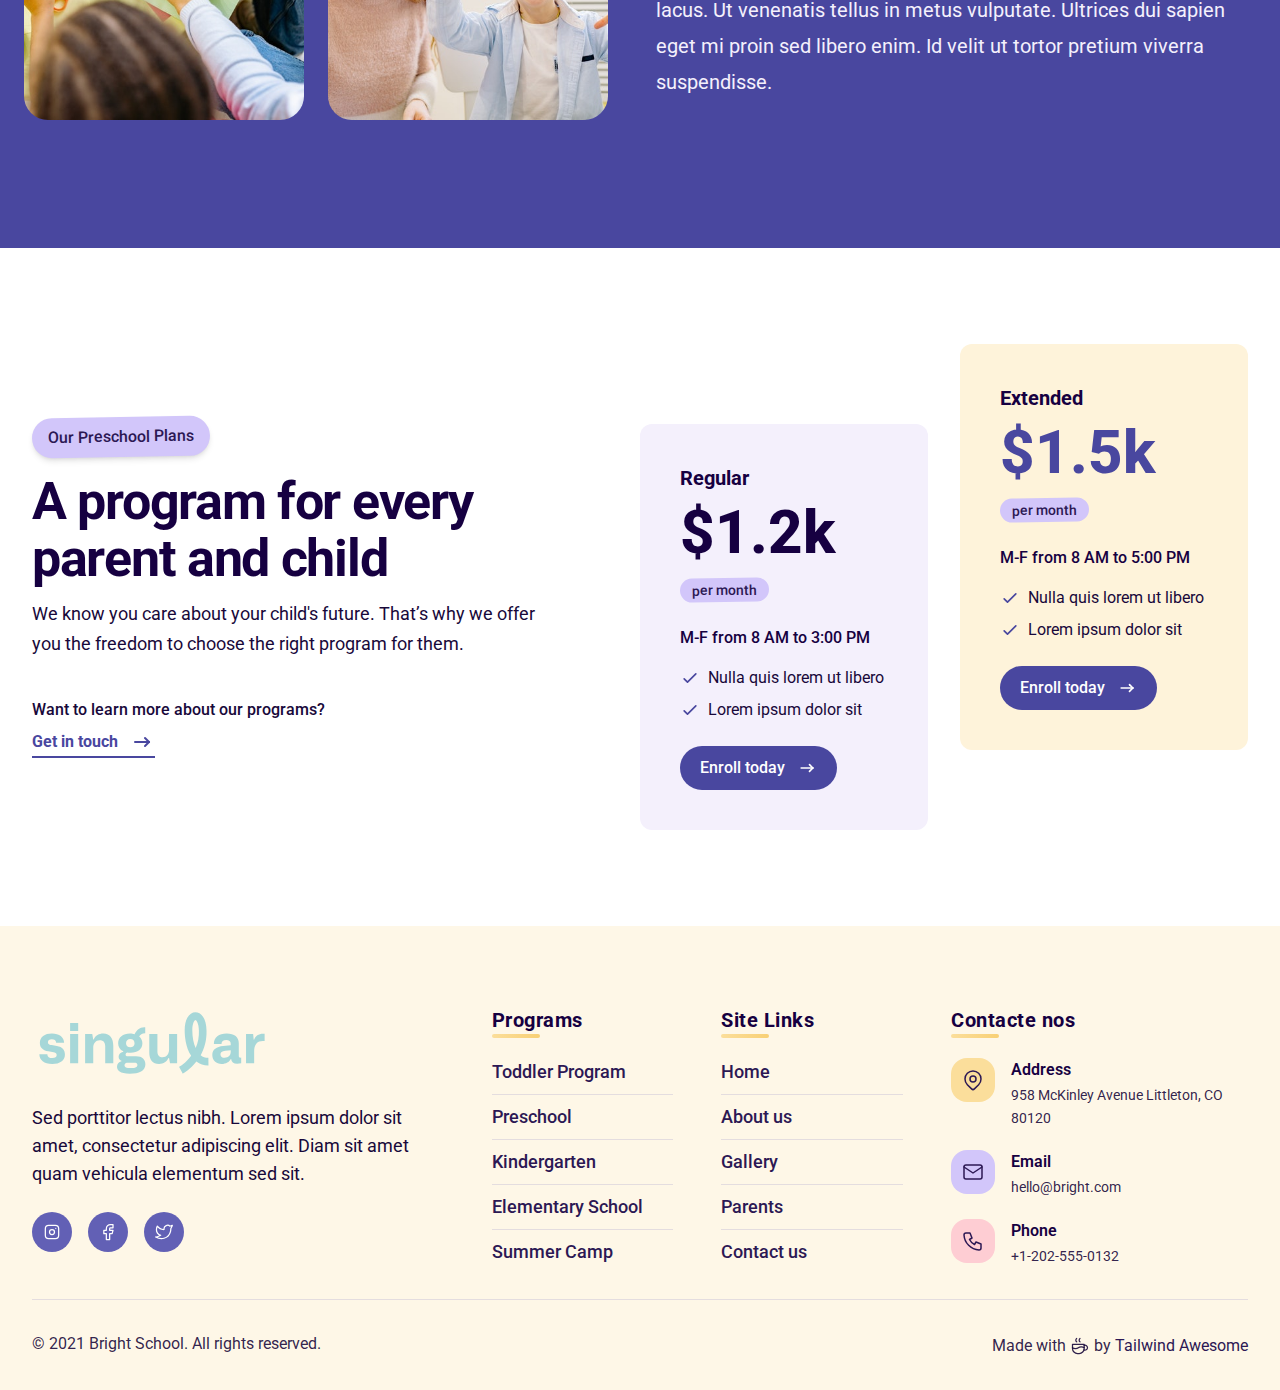
<file: program.html>
<!DOCTYPE html>
<html lang="en">
  <head>
    <meta charset="UTF-8">
    <title>Program | Bright</title>
  <meta name="viewport" content="width=device-width,initial-scale=1"><link rel="icon" href="images/favicons/favicon.png"><script defer src="js/app.js"></script><link href="css/app.css" rel="stylesheet"></head>
  <body>
    <!-- Site header and hero section -->
    <div class='bg-gradient-to-b from-purple-25 to-purple-50'>

      <!-- Top header contact information and navbar -->
      <header>
        <div class="hidden px-4 lg:block sm:px-6">
    <!-- Container -->
    <div class="relative max-w-screen-xl py-5 mx-auto border-b border-purple-200/30">
        <div class="flex items-center justify-between">
            <!-- Site branding -->
            <div class="flex-grow-0 flex-shrink-0 w-60">
                <a href="index.html">
                    <img src="[data-uri]" alt="Singular Logo" class="h-auto" />
                </a>
            </div>

            <!-- Contact information -->
            <ul class="flex ml-8 lg:space-x-6 xl:space-x-16">
                <!-- Address -->
                <li class="flex flex-shrink max-w-xs">
                    <div>
                        <span class="flex items-center justify-center bg-yellow-400 rounded-2xl w-11 h-11">
              <!-- TablerIcon name: map-pin -->
              <svg
                xmlns="http://www.w3.org/2000/svg"
                class="w-6 h-6 text-purple-700"
                width="44"
                height="44"
                viewBox="0 0 24 24"
                stroke-width="1.5"
                stroke="currentColor"
                fill="none"
                stroke-linecap="round"
                stroke-linejoin="round"
              >
                <path stroke="none" d="M0 0h24v24H0z" fill="none" />
                <circle cx="12" cy="11" r="3" />
                <path
                  d="M17.657 16.657l-4.243 4.243a2 2 0 0 1 -2.827 0l-4.244 -4.243a8 8 0 1 1 11.314 0z"
                />
              </svg>
            </span>
                    </div>
                    <div class="flex-1 mt-0 ml-3 xl:ml-4">
                        <h5 class="flex items-center text-base font-semibold text-purple-900">
                            Endereço
                        </h5>
                        <p class="mt-0.5 text-sm text-purple-800 leading-relaxed text-opacity-90">
                            Liberty Mall, Torre B, Sala 807 - Asa Norte, Brasília - DF, 70712-903
                        </p>
                    </div>
                </li>

                <!-- Email -->
                <li class="flex flex-shrink-0">
                    <div>
                        <span class="flex items-center justify-center bg-rose-200 rounded-2xl w-11 h-11">
              <!-- TablerIcon name: Phone -->
              <svg
                xmlns="http://www.w3.org/2000/svg"
                class="w-6 h-6 text-purple-700"
                width="44"
                height="44"
                viewBox="0 0 24 24"
                stroke-width="1.5"
                stroke="currentColor"
                fill="none"
                stroke-linecap="round"
                stroke-linejoin="round"
              >
                <path stroke="none" d="M0 0h24v24H0z" fill="none" />
                <path
                  d="M5 4h4l2 5l-2.5 1.5a11 11 0 0 0 5 5l1.5 -2.5l5 2v4a2 2 0 0 1 -2 2a16 16 0 0 1 -15 -15a2 2 0 0 1 2 -2"
                />
              </svg>
            </span>
                    </div>
                    <div class="flex-1 ml-3 xl:ml-4">
                        <h5 class="flex items-center text-base font-semibold text-purple-900">
                            Telefone
                        </h5>
                        <p class="mt-0.5 text-sm text-purple-800 leading-relaxed text-opacity-90">
                            +55 (61) 3024-9058
                        </p>
                    </div>
                </li>

                <!-- WhatsApp -->
                <li class="flex flex-shrink-0">
                    <div>
                        <span class="flex items-center justify-center rounded-2xl w-11 h-11 bg-green-200">
              <!-- TablerIcon name: brand-whatsapp -->
              <svg
                xmlns="http://www.w3.org/2000/svg"
                class="w-6 h-6 text-purple-700"
                width="44"
                height="44"
                viewBox="0 0 24 24"
                stroke-width="1.5"
                stroke="currentColor"
                fill="none"
                stroke-linecap="round"
                stroke-linejoin="round"
              >
                <path
                  stroke="none"
                  d="M0 0h24v24H0z"
                  fill="none"
                ></path>
                <path
                  d="M3 21l1.65 -3.8a9 9 0 1 1 3.4 2.9l-5.05 .9"
                ></path>
                <path
                  d="M9 10a0.5 .5 0 0 0 1 0v-1a0.5 .5 0 0 0 -1 0v1a5 5 0 0 0 5 5h1a0.5 .5 0 0 0 0 -1h-1a0.5 .5 0 0 0 0 1"
                ></path>
              </svg>
            </span>
                    </div>
                    <div class="flex-1 ml-3 xl:ml-4">
                        <h5 class="flex items-center text-base font-semibold text-purple-900">
                            WhatsApp
                        </h5>
                        <p class="mt-0.5 text-sm text-purple-800 leading-relaxed text-opacity-90">
                            +55 (61) 98241-9009
                        </p>
                    </div>
                </li>
            </ul>
        </div>
    </div>
</div>
        <!-- 
  This component uses Alpine.js for both the programs dropdown and the mobile navigation menu. If you're
  not familiar with Alpine you can check out their documentation 
  here: https://alpinejs.dev/start-here
-->
<div class='px-4 sm:px-6'>
  <nav class='flex items-center max-w-screen-xl pt-5 mx-auto'>
    <div class='flex items-center justify-between w-full'>

      <!-- Main navigation menu for large screens -->
      <div class='items-center justify-between hidden lg:flex md:space-x-6 lg:space-x-10'>
        <a href="/">
          <div class="relative p-0.5 group">
            <span class="relative z-10 text-lg font-medium text-purple-700 duration-300 ease-in-out group-hover:text-purple-600">Home</span>
            <span class="absolute bottom-0 h-1.5 duration-300 ease-in-out origin-bottom transform scale-x-0 bg-yellow-400 rounded-lg -left-1 -right-1 group-hover:scale-x-100"></span>
          </div>
        </a>
        <a href="/about-us.html">
          <div class="relative p-0.5 group">
            <span class="relative z-10 text-lg font-medium text-purple-700 duration-300 ease-in-out group-hover:text-purple-600">About</span>
            <span class="absolute bottom-0 h-1.5 duration-300 ease-in-out origin-bottom transform scale-x-0 bg-yellow-400 rounded-lg -left-1 -right-1 group-hover:scale-x-100"></span>
          </div>
        </a>

        <!-- Programs dropdown container -->
        <div class='relative' x-data="{ open: false }">

          <!-- Programs dropdown button -->
          <button 
            type='button' 
            aria-expanded="false" 
            @click="open = !open"
          >
            <div class="relative p-0.5 group">
              <span class="relative z-10 flex items-center text-lg font-medium text-purple-700 duration-300 ease-in-out group-hover:text-purple-600">
                Programs

                <!-- TablerIcon name: chevron-down -->
                <!-- Toggle class 'rotate-180' on dropdown open and close -->
                <svg xmlns="http://www.w3.org/2000/svg" class="ml-1.5 w-5 h-5 transform duration-300 ease-in-out" :class="{'rotate-180': open}" width="44" height="44" viewBox="0 0 24 24" stroke-width="1.5" stroke="currentColor" fill="none" stroke-linecap="round" stroke-linejoin="round">
                  <path stroke="none" d="M0 0h24v24H0z" fill="none"/>
                  <polyline points="6 9 12 15 18 9" />
                </svg>

              </span>
              <span class="absolute bottom-0 h-1.5 duration-300 ease-in-out origin-bottom transform scale-x-0 bg-yellow-400 rounded-lg -left-1 -right-1 group-hover:scale-x-100"></span>
            </div>
          </button>

          <!-- Programs dropdown -->
          <div 
            class='absolute z-20 w-screen max-w-xs p-4 mt-3 -translate-x-1/2 bg-white border shadow-lg left-1/2 border-gray-50 rounded-2xl'
            x-show="open"
            x-transition:enter="transition ease-out duration-300"
            x-transition:enter-start="opacity-0 -translate-y-5"
            x-transition:enter-end="opacity-100 translate-y-0"
            x-transition:leave="transition ease-in duration-200"
            x-transition:leave-start="opacity-100 translate-y-0"
            x-transition:leave-end="opacity-0 -translate-y-5"
            style="display: none;"
          >
            <div 
              @click.away="open = false" 
              @keydown.escape.window="open = false"
            >
              <a href='/program.html' class='block w-full py-4 transition duration-200 ease-in-out rounded-xl sm:p-5 hover:bg-purple-25 group'>
                <h5 class='text-lg font-semibold text-purple-600'>
                  Toddler Program
                </h5>
                <p class='mt-1 text-sm text-purple-800 opacity-90'>
                  Curabitur non nulla sit amet nisl tempu convallis quis ac lectus.
                </p>
              </a>
              <hr class="my-1 border-purple-200/30 sm:my-2">
              <a href='/program.html' class='block w-full py-4 transition duration-200 ease-in-out rounded-xl sm:p-5 hover:bg-purple-25 group'>
                <h5 class='text-lg font-semibold text-purple-600'>
                  Preschool
                </h5>
                <p class='mt-1 text-sm text-purple-800 opacity-90'>
                  Curabitur non nulla sit amet nisl tempu convallis quis ac lectus.
                </p>
              </a>
              <hr class="my-1 border-purple-200/30 sm:my-2">
              <a href='/program.html' class='block w-full py-4 transition duration-200 ease-in-out rounded-xl sm:p-5 hover:bg-purple-25 group'>
                <h5 class='text-lg font-semibold text-purple-600'>
                  Kindergarten
                </h5>
                <p class='mt-1 text-sm text-purple-800 opacity-90'>
                  Curabitur non nulla sit amet nisl tempu convallis quis ac lectus.
                </p>
              </a>
              <hr class="my-1 border-purple-200/30 sm:my-2">
              <a href='/program.html' class='block w-full py-4 transition duration-200 ease-in-out rounded-xl sm:p-5 hover:bg-purple-25 group'>
                <h5 class='text-lg font-semibold text-purple-600'>
                  Elementary School
                </h5>
                <p class='mt-1 text-sm text-purple-800 opacity-90'>
                  Curabitur non nulla sit amet nisl tempu convallis quis ac lectus.
                </p>
              </a>
              <hr class="my-1 border-purple-200/30 sm:my-2">
              <a href='/program.html' class='block w-full py-4 transition duration-200 ease-in-out rounded-xl sm:p-5 hover:bg-purple-25 group'>
                <h5 class='text-lg font-semibold text-purple-600'>
                  Summer Camp
                </h5>
                <p class='mt-1 text-sm text-purple-800 opacity-90'>
                  Curabitur non nulla sit amet nisl tempu convallis quis ac lectus.
                </p>
              </a>
            </div>
          </div>

        </div>

        <a href="/gallery.html">
          <div class="relative p-0.5 group">
            <span class="relative z-10 text-lg font-medium text-purple-700 duration-300 ease-in-out group-hover:text-purple-600">Gallery</span>
            <span class="absolute bottom-0 h-1.5 duration-300 ease-in-out origin-bottom transform scale-x-0 bg-yellow-400 rounded-lg -left-1 -right-1 group-hover:scale-x-100"></span>
          </div>
        </a>
        <a href="/parents.html">
          <div class="relative p-0.5 group">
            <span class="relative z-10 text-lg font-medium text-purple-700 duration-300 ease-in-out group-hover:text-purple-600">Parents</span>
            <span class="absolute bottom-0 h-1.5 duration-300 ease-in-out origin-bottom transform scale-x-0 bg-yellow-400 rounded-lg -left-1 -right-1 group-hover:scale-x-100"></span>
          </div>
        </a>
        <a href="/contact.html">
          <div class="relative p-0.5 group">
            <span class="relative z-10 text-lg font-medium text-purple-700 duration-300 ease-in-out group-hover:text-purple-600">Contact</span>
            <span class="absolute bottom-0 h-1.5 duration-300 ease-in-out origin-bottom transform scale-x-0 bg-yellow-400 rounded-lg -left-1 -right-1 group-hover:scale-x-100"></span>
          </div>
        </a>
      </div>

      <!-- Call to action button -->
      <div class='hidden lg:block'>
        <a class="text-lg font-semibold text-purple-900 bg-yellow-500 btn hover:bg-yellow-600" href="contact.html">
          Enroll today
        </a>
      </div>

      <!-- Logo on smaller screens: < lg -->
      <div class="flex-grow-0 flex-shrink-0 block w-48 lg:hidden sm:w-52">
        <a href="index.html">
          <img src="images/bright-logo-6.png" alt="Bright" class="h-auto"/>
        </a>
      </div>
    
      <!-- Mobile menu container -->
      <div class='block lg:hidden' x-data="{ open: false }">

        <!-- Hamburger menu button -->
        <!--
          Toggle "js-hamburger-open" class based on menu state
        -->
        <button 
          class='relative z-50 w-6 h-5 transition duration-500 ease-in-out transform rotate-0 cursor-pointer group focus:outline-none' 
          :class="{ 'js-hamburger-open': open }" @click="open = !open"
        >
          <span class='absolute top-0 left-0 block w-full h-1 transition duration-200 ease-in-out transform rotate-0 bg-purple-900 rounded-full opacity-100 group-hover:bg-purple-600'></span>
          <span class='absolute left-0 block w-full h-1 transition duration-200 ease-in-out transform rotate-0 bg-purple-900 rounded-full opacity-100 top-2 group-hover:bg-purple-600'></span>
          <span class='absolute left-0 block w-full h-1 transition duration-200 ease-in-out transform rotate-0 bg-purple-900 rounded-full opacity-100 top-2 group-hover:bg-purple-600'></span>
          <span class='absolute left-0 block w-full h-1 transition duration-200 ease-in-out transform rotate-0 bg-purple-900 rounded-full opacity-100 top-4 group-hover:bg-purple-600'></span>
        </button>

        <!-- Mobile menu -->
        <!--
          Toggle "js-mobileNav-open" class based on menu state
        -->
        <div 
          class='absolute top-0 left-0 z-40 w-screen px-4 py-16 overflow-y-scroll bg-gradient-to-tr from-purple-600 to-purple-600 sm:px-8'  
          @keydown.escape.window="open = false"
          x-show="open"
          x-transition:enter="transition ease-out duration-300"
          x-transition:enter-start="opacity-0 -translate-y-full"
          x-transition:enter-end="opacity-100 translate-y-0"
          x-transition:leave="transition ease-in duration-200"
          x-transition:leave-start="opacity-100 translate-y-0"
          x-transition:leave-end="opacity-0 -translate-y-full"
          style="display: none;"
        >
          <div class='flex flex-col items-center justify-center w-full h-full'>

            <!-- Site links -->
            <div class='flex flex-col items-center w-full mx-auto space-y-6 justify-evenly'>
              <a href="/">
                <div class="relative p-0.5 group">
                  <span class="relative z-10 text-2xl font-medium duration-300 ease-in-out text-purple-50 group-hover:text-white">Home</span>
                  <span class="absolute bottom-0 h-1.5 duration-300 ease-in-out origin-bottom transform scale-x-0 bg-yellow-400 rounded-lg -left-1 -right-1 group-hover:scale-x-100"></span>
                </div>
              </a>

              <a href="/about-us.html">
                <div class="relative p-0.5 group">
                  <span class="relative z-10 text-2xl font-medium duration-300 ease-in-out text-purple-50 group-hover:text-white">About</span>
                  <span class="absolute bottom-0 h-1.5 duration-300 ease-in-out origin-bottom transform scale-x-0 bg-yellow-400 rounded-lg -left-1 -right-1 group-hover:scale-x-100"></span>
                </div>
              </a>

              <a href="/gallery.html">
                <div class="relative p-0.5 group">
                  <span class="relative z-10 text-2xl font-medium duration-300 ease-in-out text-purple-50 group-hover:text-white">Gallery</span>
                  <span class="absolute bottom-0 h-1.5 duration-300 ease-in-out origin-bottom transform scale-x-0 bg-yellow-400 rounded-lg -left-1 -right-1 group-hover:scale-x-100"></span>
                </div>
              </a>

              <a href="/parents.html">
                <div class="relative p-0.5 group">
                  <span class="relative z-10 text-2xl font-medium duration-300 ease-in-out text-purple-50 group-hover:text-white">Parents</span>
                  <span class="absolute bottom-0 h-1.5 duration-300 ease-in-out origin-bottom transform scale-x-0 bg-yellow-400 rounded-lg -left-1 -right-1 group-hover:scale-x-100"></span>
                </div>
              </a>

              <a href="/contact.html">
                <div class="relative p-0.5 group">
                  <span class="relative z-10 text-2xl font-medium duration-300 ease-in-out text-purple-50 group-hover:text-white">Contact</span>
                  <span class="absolute bottom-0 h-1.5 duration-300 ease-in-out origin-bottom transform scale-x-0 bg-yellow-400 rounded-lg -left-1 -right-1 group-hover:scale-x-100"></span>
                </div>
              </a>

              <!-- CTA button -->
              <a class="relative inline-flex items-center justify-center px-8 py-4 text-lg font-semibold leading-normal text-center text-purple-900 duration-300 ease-in-out bg-yellow-400 rounded-full" href="#">
                Enroll today
              </a>

            </div>

            <hr class='w-full my-8 border-purple-200 sm:my-10 border-opacity-30'>

            <!-- Programs links -->
            <div class='w-full max-w-md mx-auto'>
              <p class='text-lg font-semibold tracking-wider text-center text-purple-200 uppercase sm:text-left'>
                Programs
              </p>
              <div class='grid gap-4 mt-4 justify-items-center sm:justify-items-start sm:grid-cols-2 sm:gap-x-8'>
                <a href="/program.html">
                  <div class="relative p-0.5 group">
                    <span class="relative z-10 text-xl font-medium duration-300 ease-in-out text-purple-50 group-hover:text-white">Toddler Program</span>
                    <span class="absolute bottom-0 h-1.5 duration-300 ease-in-out origin-bottom transform scale-x-0 bg-yellow-400 rounded-lg -left-1 -right-1 group-hover:scale-x-100"></span>
                  </div>
                </a>
  
                <a class='sm:justify-self-end' href="/program.html">
                  <div class="relative p-0.5 group">
                    <span class="relative z-10 text-xl font-medium duration-300 ease-in-out text-purple-50 group-hover:text-white">Preschool</span>
                    <span class="absolute bottom-0 h-1.5 duration-300 ease-in-out origin-bottom transform scale-x-0 bg-yellow-400 rounded-lg -left-1 -right-1 group-hover:scale-x-100"></span>
                  </div>
                </a>
  
                <a href="/program.html">
                  <div class="relative p-0.5 group">
                    <span class="relative z-10 text-xl font-medium duration-300 ease-in-out text-purple-50 group-hover:text-white">Kindergarten</span>
                    <span class="absolute bottom-0 h-1.5 duration-300 ease-in-out origin-bottom transform scale-x-0 bg-yellow-400 rounded-lg -left-1 -right-1 group-hover:scale-x-100"></span>
                  </div>
                </a>
  
                <a class='sm:justify-self-end' href="/program.html">
                  <div class="relative p-0.5 group">
                    <span class="relative z-10 text-xl font-medium duration-300 ease-in-out text-purple-50 group-hover:text-white">Elementary School</span>
                    <span class="absolute bottom-0 h-1.5 duration-300 ease-in-out origin-bottom transform scale-x-0 bg-yellow-400 rounded-lg -left-1 -right-1 group-hover:scale-x-100"></span>
                  </div>
                </a>
  
                <a href="/program.html">
                  <div class="relative p-0.5 group">
                    <span class="relative z-10 text-xl font-medium duration-300 ease-in-out text-purple-50 group-hover:text-white">Summer Camp</span>
                    <span class="absolute bottom-0 h-1.5 duration-300 ease-in-out origin-bottom transform scale-x-0 bg-yellow-400 rounded-lg -left-1 -right-1 group-hover:scale-x-100"></span>
                  </div>
                </a>
              </div>
            </div>

          </div>
        </div>

      </div>
    </div>
  </nav>
</div>
      </header>

      <!-- Hero section -->
      <section class='relative px-4 pt-16 sm:px-6 lg:px-8'>
  <div class='max-w-screen-xl mx-auto'>

    <!-- Header -->
    <div class="relative">
      <div class='flex justify-center'>
        <span class='inline-block px-4 py-2 font-medium text-purple-700 bg-purple-200 rounded-full shadow-md -rotate-1'>
          Where great kids grow
        </span>
      </div>
      <h2 class="max-w-3xl mx-auto mt-4 text-center text-purple-900 h1">
        Bright's Preschool Program
      </h2>
      <p class="max-w-2xl mx-auto mt-4 text-xl leading-relaxed text-center text-purple-800 sm:mt-5">
        Lorem ipsum dolor sit amet, consectetur adipiscing elit, sed do eiusmod tempor incididunt ut labore et dolore magna aliqua. Aenean et tortor at risus viverra adipiscing at in.
      </p>

      <!-- CTA button -->
      <div class='flex justify-center mt-8'>
        <a
          href='#'
          class="text-lg font-semibold text-purple-900 bg-yellow-500 btn hover:bg-yellow-600 group"
        >
          Enroll today

          <!-- Tablericon name: arrow-narrow-right -->
          <svg xmlns="http://www.w3.org/2000/svg" class="w-6 h-6 ml-3 group-hover:animate-horizontal-bounce" width="44" height="44" viewBox="0 0 24 24" stroke-width="2" stroke="currentColor" fill="none" stroke-linecap="round" stroke-linejoin="round">
            <path stroke="none" d="M0 0h24v24H0z" fill="none"/>
            <line x1="5" y1="12" x2="19" y2="12" />
            <line x1="15" y1="16" x2="19" y2="12" />
            <line x1="15" y1="8" x2="19" y2="12" />
          </svg>

        </a>
      </div>
    </div>

    <!-- Hero image -->
    <div class='relative z-10 mt-14 sm:mt-16'>
      <div class='aspect-w-3 aspect-h-2 sm:aspect-w-16 sm:aspect-h-9'>
        <img class='object-cover w-full h-full shadow-xl rounded-3xl' src='images/preschool.jpg' alt='preschool' />
      </div>
    </div>
  </div>

  <!-- Background overlay effect -->
  <div class='absolute inset-x-0 bottom-0 top-auto z-0 hidden h-64 bg-white sm:block'></div>
</section>
    </div>
    
    <!-- Important program information -->
    <section class='relative w-full px-4 py-16 sm:py-24 lg:py-32 sm:px-6 lg:px-8'> 
  
  <!-- Container -->
  <div class='max-w-xl mx-auto lg:max-w-screen-xl'>

    <!-- Section header text -->
    <div class='lg:grid lg:grid-cols-2 lg:gap-16 xl:gap-32'>
      <div class='flex items-center'>
        <h2 class='max-w-4xl text-purple-900 h2'>
          The Preschool dedicated to your child's success
        </h2>
      </div>
      <div class='flex items-center mt-6 lg:mt-0'>
        <p class='text-xl leading-relaxed text-purple-800'>
          Sagittis scelerisque nulla cursus in enim consectetur quam. 
          Dictum urna sed consectetur neque tristique pellentesque. 
          Blandit amet, sed aenean erat arcu morbi. 
        </p>
      </div>
    </div>

    <!-- Class info -->
    <div class='grid gap-8 mt-12 sm:max-w-none sm:grid-cols-2 sm:mt-14 lg:mt-24 lg:grid-cols-4 sm:gap-6 xl:gap-12'>

      <!-- Info 1 -->
      <div class='flex flex-col items-center justify-center px-4 py-6 bg-yellow-200 sm:p-8 sm:py-10 rounded-2xl'>
        <span class="flex items-center justify-center bg-yellow-400 shadow-md rounded-2xl w-14 h-14">

          <!-- Tablericon name: mood-kid -->
          <svg xmlns="http://www.w3.org/2000/svg" class="w-8 h-8 text-purple-700" width="44" height="44" viewBox="0 0 24 24" stroke-width="1.5" stroke="currentColor" fill="none" stroke-linecap="round" stroke-linejoin="round">
            <path stroke="none" d="M0 0h24v24H0z" fill="none"/>
            <circle cx="12" cy="12" r="9" />
            <line x1="9" y1="10" x2="9.01" y2="10" />
            <line x1="15" y1="10" x2="15.01" y2="10" />
            <path d="M9.5 15a3.5 3.5 0 0 0 5 0" />
            <path d="M12 3a2 2 0 0 0 0 4" />
          </svg>

        </span>
        <h4 class='mt-4 text-xl font-semibold text-center text-purple-900'>
          Ages
        </h4>
        <div class='w-8 h-1.5 bg-gradient-to-r from-yellow-400 to-yellow-500 my-2 rounded-2xl'></div>
        <p class='text-lg text-center text-purple-800'>
          4 - 5 years old
        </p> 
      </div>

      <!-- Info 2 -->
      <div class='flex flex-col items-center justify-center px-4 py-6 sm:p-8 sm:py-10 rounded-2xl bg-purple-50'>
        <span class="flex items-center justify-center bg-purple-200 shadow-md rounded-2xl w-14 h-14">

          <!-- Tablericon name: calendar-minus -->
          <svg xmlns="http://www.w3.org/2000/svg" class="w-8 h-8 text-purple-700" width="44" height="44" viewBox="0 0 24 24" stroke-width="1.5" stroke="currentColor" fill="none" stroke-linecap="round" stroke-linejoin="round">
            <path stroke="none" d="M0 0h24v24H0z" fill="none"/>
            <rect x="4" y="5" width="16" height="16" rx="2" />
            <line x1="16" y1="3" x2="16" y2="7" />
            <line x1="8" y1="3" x2="8" y2="7" />
            <line x1="4" y1="11" x2="20" y2="11" />
            <line x1="10" y1="16" x2="14" y2="16" />
          </svg>

        </span>
        <h4 class='mt-4 text-xl font-semibold text-center text-purple-900'>
          Dates
        </h4>
        <div class='w-8 h-1.5 bg-gradient-to-r from-purple-200 to-purple-300 my-2 rounded-2xl'></div>
        <p class='text-lg text-center text-purple-800'>
          Jan. 13 - Jun. 31
        </p> 
      </div>

      <!-- Info 3 -->
      <div class='flex flex-col items-center justify-center px-4 py-6 sm:p-8 sm:py-10 rounded-2xl bg-rose-50'>
        <span class="flex items-center justify-center shadow-md rounded-2xl w-14 h-14 bg-rose-200">

          <!-- Tablericon name: clock -->
          <svg xmlns="http://www.w3.org/2000/svg" class="w-8 h-8 text-purple-800" width="44" height="44" viewBox="0 0 24 24" stroke-width="1.5" stroke="currentColor" fill="none" stroke-linecap="round" stroke-linejoin="round">
            <path stroke="none" d="M0 0h24v24H0z" fill="none"/>
            <circle cx="12" cy="12" r="9" />
            <polyline points="12 7 12 12 15 15" />
          </svg>

        </span>
        <h4 class='mt-4 text-xl font-semibold text-center text-purple-900'>
          Schedule
        </h4>
        <div class='w-8 h-1.5 bg-gradient-to-r from-rose-100 to-rose-300 my-2 rounded-2xl'></div>
        <p class='text-lg text-center text-purple-800'>
          M-F from 8AM - 5 PM
        </p> 
      </div>

      <!-- Info 4 -->
      <div class='flex flex-col items-center justify-center px-4 py-6 sm:p-8 sm:py-10 bg-blue-50 rounded-2xl'>
        <span class="flex items-center justify-center bg-blue-200 shadow-md rounded-2xl w-14 h-14">

          <!-- Tablericon name: users -->
          <svg xmlns="http://www.w3.org/2000/svg" class="w-8 h-8 text-purple-800" width="44" height="44" viewBox="0 0 24 24" stroke-width="1.5" stroke="currentColor" fill="none" stroke-linecap="round" stroke-linejoin="round">
            <path stroke="none" d="M0 0h24v24H0z" fill="none"/>
            <circle cx="9" cy="7" r="4" />
            <path d="M3 21v-2a4 4 0 0 1 4 -4h4a4 4 0 0 1 4 4v2" />
            <path d="M16 3.13a4 4 0 0 1 0 7.75" />
            <path d="M21 21v-2a4 4 0 0 0 -3 -3.85" />
          </svg>

        </span>
        <h4 class='mt-4 text-xl font-semibold text-center text-purple-900'>
          Class sizes
        </h4>
        <div class='w-8 h-1.5 bg-gradient-to-r from-blue-100 to-blue-300 my-2 rounded-2xl'></div>
        <p class='text-lg text-center text-purple-800'>
          Student to teacher ratio of 10:1
        </p> 
      </div>

    </div>

  </div>

</section>

    <!-- Program description -->
    <section class='relative overflow-hidden'>

  <!-- Purple background to fill in right gap -->
  <div class='absolute inset-y-0 right-0 w-full max-w-screen-xl ml-auto bg-purple-600 rounded-l-5xl'></div>
  
  <!-- Background dots decorations -->
  <img src='images/dots-chaos.svg' class='absolute bottom-0 right-0 z-10 hidden h-auto transform 2xl:block w-80' alt=''>
  <img src='images/dots-strip.svg' class='absolute z-10 hidden h-auto transform 2xl:block top-1 right-20 w-36' alt=''>

  <!-- Main Section-->
  <div class='relative w-full px-4 py-16 bg-purple-600 2xl:max-w-screen-xl 2xl:mx-auto 2xl:rounded-l-5xl sm:px-6 lg:pr-0 sm:py-24 lg:py-0'>
    <div class='relative grid gap-12 lg:grid-cols-2 2xl:gap-4 lg:pr-10 2xl:pr-0'>
      <div class='relative grid order-2 w-full max-w-2xl grid-cols-2 gap-3 mx-auto lg:order-1 sm:gap-6 lg:py-32 lg:max-w-none'>

        <img src='images/dots-purple-mess.svg' class='absolute hidden transform lg:block top-12 -right-16 2xl:right-0 ' alt=''>
        <img src='images/dots-grid.svg' class='absolute top-0 hidden h-auto transform translate-y-12 right-2 w-80' alt=''>
        <div class='col-span-2 transform aspect-w-3 aspect-h-4 2xl:-translate-x-16'>
          <img src='images/program-description-01.jpg' class='object-cover w-full h-full rounded-3xl 2xl:rounded-4xl' alt='Program description 01'>
        </div>
        <div class='transform 2xl:-translate-x-16'>
          <div class='aspect-w-1 aspect-h-1'>
            <img src='images/program-description-02.jpg' class='object-cover w-full h-full rounded-3xl 2xl:rounded-4xl' alt='Program description 02'>
          </div>
        </div>
        <div class='transform 2xl:-translate-x-16'>
          <div class='aspect-w-1 aspect-h-1'>
            <img src='images/program-description-03.jpg' class='object-cover w-full h-full rounded-3xl 2xl:rounded-4xl' alt='Program description 03'>
          </div>
        </div>
      </div>

      <div class='flex flex-col justify-center order-1 lg:order-2 lg:py-36'>
        <div class='relative z-20 mx-auto prose prose-lg prose-light sm:prose-xl'>
          <h2>
            Our unique approach to education
          </h2>
          <p>
            Lorem ipsum dolor sit amet, consectetur adipiscing elit, sed do eiusmod tempor incididunt ut labore et dolore magna aliqua. Nisl pretium fusce id velit ut. Id porta nibh venenatis cras sed felis eget velit. Ut morbi tincidunt augue interdum velit. Ipsum faucibus vitae aliquet nec ullamcorper sit amet. Viverra orci sagittis eu volutpat odio facilisis mauris. Diam quis enim lobortis scelerisque fermentum. Viverra mauris in aliquam sem fringilla. 
          </p>
          <h3>What they will learn</h3>
          <ul>
            <li>Vivamus suscipit tortor eget felis porttitor volutpat.</li>
            <li>Nulla porttitor accumsan tincidunt.</li>
            <li>Vivamus magna justo, lacinia eget consectetur sed.</li>
            <li>Lorem ipsum dolor sit amet</li>
            <li>Ut enim ad minim veniam,</li>
            </ul>
          <p>
            Elementum nisi quis eleifend quam adipiscing vitae proin sagittis nisl. Viverra vitae congue eu consequat ac felis donec et odio. Euismod nisi porta lorem mollis aliquam ut porttitor. Sed nisi lacus sed viverra tellus. Augue lacus viverra vitae congue eu consequat ac felis donec. Elementum pulvinar etiam non quam lacus. Ut venenatis tellus in metus vulputate. Ultrices dui sapien eget mi proin sed libero enim. Id velit ut tortor pretium viverra suspendisse.
          </p>
        </div>
      </div>
    </div>
  </div>
</section>

    <!-- Pricing -->
    <section class='relative w-full px-4 py-16 sm:py-24 sm:px-6 xl:px-8'>

  <!-- Container -->
  <div class='max-w-xl mx-auto lg:max-w-screen-xl'>
    <div class='lg:grid lg:grid-cols-2 md:gap-16 lg:gap-0'>

      <!-- Section content -->
      <div class='flex flex-col justify-center pr-10 xl:pr-0'>
        <div>
          <span class='inline-block px-4 py-2 font-medium text-purple-700 bg-purple-200 rounded-full shadow-md -rotate-1'>
            Our Preschool Plans
          </span>
        </div>
        <h2 class='mt-3.5 sm:mt-4 h2 max-w-xl text-purple-900'>
          A program for every parent and child
        </h2>
        <p class='max-w-lg mt-3 text-lg leading-relaxed text-purple-800'>
          We know you care about your child's future. That’s why we offer you the freedom to choose the right program for them. 
        </p>

        <!-- Contact link -->
        <div class='mt-8 font-medium lg:mt-10'>
          <p class='text-purple-800'>Want to learn more about our programs?</p> 
          <a
            href="/contact.html"
            class="mt-1.5 flex items-center py-0.5 px-0 w-[123px] max-w-full leading-6 text-left text-purple-600 no-underline bg-transparent border-b-2 border-purple-600 border-solid cursor-pointer hover:text-purple-500 transition duration-300 ease-in-out hover:border-purple-400 group"
          >
            <span class="text-base font-bold text-left">Get in touch</span>
            <svg xmlns="http://www.w3.org/2000/svg" class="w-6 h-6 ml-3 group-hover:animate-horizontal-bounce" width="44" height="44" viewBox="0 0 24 24" stroke-width="2" stroke="currentColor" fill="none" stroke-linecap="round" stroke-linejoin="round">
              <path stroke="none" d="M0 0h24v24H0z" fill="none"/>
              <line x1="5" y1="12" x2="19" y2="12" />
              <line x1="15" y1="16" x2="19" y2="12" />
              <line x1="15" y1="8" x2="19" y2="12" />
            </svg>
          </a>
        </div>
      </div>

      <!-- Pricing cards -->
      <div class='grid gap-8 mt-14 lg:mt-20 md:grid-cols-2 lg:gap-4 xl:gap-8'>

        <!-- Pricing 1 -->
        <div class="w-full px-6 py-10 bg-purple-25 rounded-xl lg:px-5 xl:px-10">
          <div class="relative">
            <div class="relative inline-block w-full text-left">
              <h3 class="relative text-xl font-bold tracking-normal text-purple-900">
                Regular
              </h3>

              <div class='mt-2'>
                <h2 class="text-purple-900 h1">
                  $1.2k
                </h2>
                <div class='mt-3'>
                  <div class="inline-block h-6 px-3 text-sm font-medium leading-6 text-purple-700 align-top bg-purple-200 -rotate-1 rounded-xl">
                    per month
                  </div>
                </div>
                <p class="block w-full mt-6 font-medium text-purple-900">
                  M-F from 8 AM to 3:00 PM
                </p>
              </div>

              <!-- Features -->
              <ul class='mt-4 space-y-2 text-base'>

                <!-- Feature 1 -->
                <li class='flex items-center'>
                  <svg xmlns="http://www.w3.org/2000/svg" class="w-5 h-5 text-purple-600" fill="none" viewBox="0 0 24 24" stroke="currentColor">
                    <path stroke-linecap="round" stroke-linejoin="round" stroke-width="2" d="M5 13l4 4L19 7" />
                  </svg>

                  <span class="ml-2 text-purple-800">
                    Nulla quis lorem ut libero
                  </span>
                </li>

                <!-- Feature 2 -->
                <li class='flex items-center'>
                  <svg xmlns="http://www.w3.org/2000/svg" class="w-5 h-5 text-purple-600" fill="none" viewBox="0 0 24 24" stroke="currentColor">
                    <path stroke-linecap="round" stroke-linejoin="round" stroke-width="2" d="M5 13l4 4L19 7" />
                  </svg>

                  <span class="ml-2 text-purple-800">
                    Lorem ipsum dolor sit
                  </span>
                </li>

              </ul>

              <!-- CTA button -->
              <a
                href='#'
                class="mt-6 font-medium text-white bg-purple-600 btn-sm hover:bg-purple-500 group"
              >
                Enroll today

                <!-- Tablericon name: arrow-narrow-right -->
                <svg xmlns="http://www.w3.org/2000/svg" class="w-5 h-5 ml-3 group-hover:animate-horizontal-bounce" width="44" height="44" viewBox="0 0 24 24" stroke-width="2" stroke="currentColor" fill="none" stroke-linecap="round" stroke-linejoin="round">
                  <path stroke="none" d="M0 0h24v24H0z" fill="none"/>
                  <line x1="5" y1="12" x2="19" y2="12" />
                  <line x1="15" y1="16" x2="19" y2="12" />
                  <line x1="15" y1="8" x2="19" y2="12" />
                </svg>

              </a>

            </div>
          </div>
        </div>

        <!-- Pricing 2 -->
        <div class="w-full px-6 py-10 bg-yellow-200 lg:-translate-y-20 rounded-xl lg:px-5 xl:px-10">
          <div class="relative">
            <div class="relative inline-block w-full text-left">
              <h3 class="relative text-xl font-bold tracking-normal text-purple-900">
                Extended
              </h3>

              <div class='mt-2'>
                <h2 class="text-purple-600 h1">
                  $1.5k
                </h2>
                <div class='mt-3'>
                  <div class="inline-block h-6 px-3 text-sm font-medium leading-6 text-purple-700 align-top bg-purple-200 -rotate-1 rounded-xl">
                    per month
                  </div>
                </div>
                <p class="block w-full mt-6 font-medium text-purple-900">
                  M-F from 8 AM to 5:00 PM
                </p>
              </div>

              <!-- Features -->
              <ul class='mt-4 space-y-2 text-base'>

                <!-- Feature 1 -->
                <li class='flex items-center'>
                  <svg xmlns="http://www.w3.org/2000/svg" class="w-5 h-5 text-purple-600" fill="none" viewBox="0 0 24 24" stroke="currentColor">
                    <path stroke-linecap="round" stroke-linejoin="round" stroke-width="2" d="M5 13l4 4L19 7" />
                  </svg>

                  <span class="ml-2 text-purple-800">
                    Nulla quis lorem ut libero
                  </span>
                </li>

                <!-- Feature 2 -->
                <li class='flex items-center'>
                  <svg xmlns="http://www.w3.org/2000/svg" class="w-5 h-5 text-purple-600" fill="none" viewBox="0 0 24 24" stroke="currentColor">
                    <path stroke-linecap="round" stroke-linejoin="round" stroke-width="2" d="M5 13l4 4L19 7" />
                  </svg>

                  <span class="ml-2 text-purple-800">
                    Lorem ipsum dolor sit
                  </span>
                </li>

              </ul>

              <!-- CTA button -->
              <a
                href='#'
                class="mt-6 font-medium text-white bg-purple-600 btn-sm hover:bg-purple-500 group"
              >
                Enroll today

                <!-- Tablericon name: arrow-narrow-right -->
                <svg xmlns="http://www.w3.org/2000/svg" class="w-5 h-5 ml-3 group-hover:animate-horizontal-bounce" width="44" height="44" viewBox="0 0 24 24" stroke-width="2" stroke="currentColor" fill="none" stroke-linecap="round" stroke-linejoin="round">
                  <path stroke="none" d="M0 0h24v24H0z" fill="none"/>
                  <line x1="5" y1="12" x2="19" y2="12" />
                  <line x1="15" y1="16" x2="19" y2="12" />
                  <line x1="15" y1="8" x2="19" y2="12" />
                </svg>

              </a>

            </div>
          </div>
        </div>

      </div>

    </div>
  </div>
  
</section>

    <!-- Footer -->
    <footer class="px-4 pt-16 space-y-8 bg-yellow-100 divide-y sm:pt-20 sm:px-6 lg:px-8 divide-purple-400/20">
    <!-- Top section: blocks -->
    <div class="grid max-w-md mx-auto gap-y-8 sm:gapy-12 sm:gap-x-8 md:gap-x-12 sm:max-w-none lg:max-w-screen-2xl sm:grid-cols-2 lg:grid-cols-11 lg:gap-8 xl:gap-12">
        <!-- Block 1 -->
        <div class="flex flex-col lg:mx-auto lg:col-span-4">
            <!-- Logo -->
            <div class="flex items-center">
                <div class="flex-grow-0 flex-shrink-0 w-60">
                    <a href="index.html">
                        <img src="[data-uri]" alt="Bright" class="h-auto" />
                    </a>
                </div>
            </div>

            <!-- Mission statement -->
            <div class="mt-6 text-lg text-purple-800">
                Sed porttitor lectus nibh. Lorem ipsum dolor sit amet, consectetur adipiscing elit. Diam sit amet quam vehicula elementum sed sit.
            </div>

            <!-- Social links -->
            <div class="w-full mt-5 lg:mt-6">
                <div class="flex justify-start space-x-4">
                    <!-- Instagram -->
                    <a class="flex items-center justify-center w-10 h-10 text-white duration-300 ease-in-out bg-purple-500 rounded-full hover:bg-purple-600" href="#">
                        <!-- TablerIcon name: brand-instagram -->
                        <svg xmlns="http://www.w3.org/2000/svg" class="w-5 h-5" width="44" height="44" viewBox="0 0 24 24" stroke-width="1.5" stroke="currentColor" fill="none" stroke-linecap="round" stroke-linejoin="round">
              <path stroke="none" d="M0 0h24v24H0z" fill="none" />
              <rect x="4" y="4" width="16" height="16" rx="4" />
              <circle cx="12" cy="12" r="3" />
              <line x1="16.5" y1="7.5" x2="16.5" y2="7.501" />
            </svg>
                    </a>

                    <!-- Facebook -->
                    <a class="flex items-center justify-center w-10 h-10 text-white duration-300 ease-in-out bg-purple-500 rounded-full hover:bg-purple-600" href="#">
                        <!-- TablerIcon name: brand-facebook -->
                        <svg xmlns="http://www.w3.org/2000/svg" class="w-5 h-5" width="44" height="44" viewBox="0 0 24 24" stroke-width="1.5" stroke="currentColor" fill="none" stroke-linecap="round" stroke-linejoin="round">
              <path stroke="none" d="M0 0h24v24H0z" fill="none" />
              <path
                d="M7 10v4h3v7h4v-7h3l1 -4h-4v-2a1 1 0 0 1 1 -1h3v-4h-3a5 5 0 0 0 -5 5v2h-3"
              />
            </svg>
                    </a>

                    <!-- Twitter -->
                    <a class="flex items-center justify-center w-10 h-10 text-white transition duration-300 ease-in-out bg-purple-500 rounded-full hover:bg-purple-600" href="#">
                        <!-- TablerIcon name: brand-twitter -->
                        <svg xmlns="http://www.w3.org/2000/svg" class="w-5 h-5" width="44" height="44" viewBox="0 0 24 24" stroke-width="1.5" stroke="currentColor" fill="none" stroke-linecap="round" stroke-linejoin="round">
              <path stroke="none" d="M0 0h24v24H0z" fill="none" />
              <path
                d="M22 4.01c-1 .49 -1.98 .689 -3 .99c-1.121 -1.265 -2.783 -1.335 -4.38 -.737s-2.643 2.06 -2.62 3.737v1c-3.245 .083 -6.135 -1.395 -8 -4c0 0 -4.182 7.433 4 11c-1.872 1.247 -3.739 2.088 -6 2c3.308 1.803 6.913 2.423 10.034 1.517c3.58 -1.04 6.522 -3.723 7.651 -7.742a13.84 13.84 0 0 0 .497 -3.753c-.002 -.249 1.51 -2.772 1.818 -4.013z"
              />
            </svg>
                    </a>
                </div>
            </div>
        </div>

        <!-- Block 2 -->
        <div class="flex-shrink sm:order-3 lg:order-none lg:col-span-2">
            <h6 class="relative text-xl font-bold tracking-wide text-purple-900">
                <span class="relative z-20">Programs</span>
                <span class="absolute left-0 z-10 w-12 h-1 rounded-lg bg-gradient-to-r from-yellow-400 to-yellow-500 -bottom-1"></span>
            </h6>

            <!-- Program links -->
            <ul class="mt-6 text-lg divide-y divide-purple-400/20">
                <li class="pb-2 font-medium text-purple-700 duration-300 ease-in-out hover:text-purple-600">
                    <a href="index.html"> Toddler Program </a>
                </li>
                <li class="py-2 font-medium text-purple-700 duration-300 ease-in-out hover:text-purple-600">
                    <a href="about-us.html"> Preschool </a>
                </li>
                <li class="py-2 font-medium text-purple-700 duration-300 ease-in-out hover:text-purple-600">
                    <a href="gallery.html"> Kindergarten </a>
                </li>
                <li class="py-2 font-medium text-purple-700 duration-300 ease-in-out hover:text-purple-600">
                    <a href="parents.html"> Elementary School </a>
                </li>
                <li class="pt-2 font-medium text-purple-700 duration-300 ease-in-out hover:text-purple-600">
                    <a href="contact.html"> Summer Camp </a>
                </li>
            </ul>
        </div>

        <!-- Block 3 -->
        <div class="flex-shrink sm:order-4 lg:order-none lg:col-span-2">
            <h6 class="relative text-xl font-bold tracking-wide text-purple-900">
                <span class="relative z-20">Site Links</span>
                <span class="absolute left-0 z-10 w-12 h-1 rounded-lg bg-gradient-to-r from-yellow-400 to-yellow-500 -bottom-1"></span>
            </h6>

            <!-- Site links -->
            <ul class="mt-6 text-lg divide-y divide-purple-400/20">
                <li class="pb-2 font-medium text-purple-700 duration-300 ease-in-out hover:text-purple-600">
                    <a href="index.html"> Home </a>
                </li>
                <li class="py-2 font-medium text-purple-700 duration-300 ease-in-out hover:text-purple-600">
                    <a href="about-us.html"> About us </a>
                </li>
                <li class="py-2 font-medium text-purple-700 duration-300 ease-in-out hover:text-purple-600">
                    <a href="gallery.html"> Gallery </a>
                </li>
                <li class="py-2 font-medium text-purple-700 duration-300 ease-in-out hover:text-purple-600">
                    <a href="parents.html"> Parents </a>
                </li>
                <li class="pt-2 font-medium text-purple-700 duration-300 ease-in-out hover:text-purple-600">
                    <a href="contact.html"> Contact us </a>
                </li>
            </ul>
        </div>

        <!-- Block 4 -->
        <div class="sm:order-2 lg:order-none lg:col-span-3 lg:mx-auto">
            <h6 class="relative text-xl font-bold tracking-wide text-purple-900">
                <span class="relative z-20">Contacte nos</span>
                <span class="absolute left-0 z-10 w-12 h-1 rounded-lg bg-gradient-to-r from-yellow-400 to-yellow-500 -bottom-1"></span>
            </h6>

            <!-- Contact information -->
            <ul class="flex flex-col mt-6 space-y-5">
                <!-- Address -->
                <li class="flex flex-shrink max-w-xs">
                    <div>
                        <span class="flex items-center justify-center bg-yellow-400 rounded-2xl w-11 h-11">
              <!-- TablerIcon name: map-pin -->
              <svg
                xmlns="http://www.w3.org/2000/svg"
                class="w-6 h-6 text-purple-700"
                width="44"
                height="44"
                viewBox="0 0 24 24"
                stroke-width="1.5"
                stroke="currentColor"
                fill="none"
                stroke-linecap="round"
                stroke-linejoin="round"
              >
                <path stroke="none" d="M0 0h24v24H0z" fill="none" />
                <circle cx="12" cy="11" r="3" />
                <path
                  d="M17.657 16.657l-4.243 4.243a2 2 0 0 1 -2.827 0l-4.244 -4.243a8 8 0 1 1 11.314 0z"
                />
              </svg>
            </span>
                    </div>
                    <div class="flex-1 mt-0 ml-3 xl:ml-4">
                        <h5 class="flex items-center text-base font-semibold text-purple-900">
                            Address
                        </h5>
                        <p class="mt-0.5 text-sm text-purple-800 leading-relaxed text-opacity-90">
                            958 McKinley Avenue Littleton, CO 80120
                        </p>
                    </div>
                </li>

                <!-- Email -->
                <li class="flex flex-shrink-0">
                    <div>
                        <span class="flex items-center justify-center bg-purple-200 rounded-2xl w-11 h-11">
              <!-- TablerIcon name: mail -->
              <svg
                xmlns="http://www.w3.org/2000/svg"
                class="w-6 h-6 text-purple-700"
                width="44"
                height="44"
                viewBox="0 0 24 24"
                stroke-width="1.5"
                stroke="currentColor"
                fill="none"
                stroke-linecap="round"
                stroke-linejoin="round"
              >
                <path stroke="none" d="M0 0h24v24H0z" fill="none" />
                <rect x="3" y="5" width="18" height="14" rx="2" />
                <polyline points="3 7 12 13 21 7" />
              </svg>
            </span>
                    </div>
                    <div class="flex-1 ml-3 xl:ml-4">
                        <h5 class="flex items-center text-base font-semibold text-purple-900">
                            Email
                        </h5>
                        <p class="mt-0.5 text-sm text-purple-800 leading-relaxed text-opacity-90">
                            hello@bright.com
                        </p>
                    </div>
                </li>

                <!-- Phone number -->
                <li class="flex flex-shrink-0">
                    <div>
                        <span class="flex items-center justify-center rounded-2xl w-11 h-11 bg-rose-200">
              <!-- TablerIcon name: phone -->
              <svg
                xmlns="http://www.w3.org/2000/svg"
                class="w-6 h-6 text-purple-700"
                width="44"
                height="44"
                viewBox="0 0 24 24"
                stroke-width="1.5"
                stroke="currentColor"
                fill="none"
                stroke-linecap="round"
                stroke-linejoin="round"
              >
                <path stroke="none" d="M0 0h24v24H0z" fill="none" />
                <path
                  d="M5 4h4l2 5l-2.5 1.5a11 11 0 0 0 5 5l1.5 -2.5l5 2v4a2 2 0 0 1 -2 2a16 16 0 0 1 -15 -15a2 2 0 0 1 2 -2"
                />
              </svg>
            </span>
                    </div>
                    <div class="flex-1 ml-3 xl:ml-4">
                        <h5 class="flex items-center text-base font-semibold text-purple-900">
                            Phone
                        </h5>
                        <p class="mt-0.5 text-sm text-purple-800 leading-relaxed text-opacity-90">
                            +1-202-555-0132
                        </p>
                    </div>
                </li>
            </ul>
        </div>
    </div>

    <!-- Bottom section -->
    <div class="flex flex-col justify-between max-w-md py-8 mx-auto sm:flex-row sm:max-w-none lg:max-w-screen-2xl">
        <!-- Copyright note -->
        <span class="text-base text-purple-800/90">
      © 2021 Bright School. All rights reserved.
    </span>

        <p class="mt-0.5 flex items-center text-purple-800/90">
            Made with
            <svg xmlns="http://www.w3.org/2000/svg" class="w-5 h-5 mx-1" width="44" height="44" viewBox="0 0 24 24" stroke-width="1.5" stroke="currentColor" fill="none" stroke-linecap="round" stroke-linejoin="round">
        <path stroke="none" d="M0 0h24v24H0z" fill="none" />
        <path
          d="M3 14c.83 .642 2.077 1.017 3.5 1c1.423 .017 2.67 -.358 3.5 -1c.83 -.642 2.077 -1.017 3.5 -1c1.423 -.017 2.67 .358 3.5 1"
        />
        <path d="M8 3a2.4 2.4 0 0 0 -1 2a2.4 2.4 0 0 0 1 2" />
        <path d="M12 3a2.4 2.4 0 0 0 -1 2a2.4 2.4 0 0 0 1 2" />
        <path d="M3 10h14v5a6 6 0 0 1 -6 6h-2a6 6 0 0 1 -6 -6v-5z" />
        <path d="M16.746 16.726a3 3 0 1 0 .252 -5.555" />
      </svg>
            <span>
        by
        <a
          class="text-purple-700 hover:text-purple-900 hover:underline"
          href="https://www.tailwindawesome.com/"
          target="_blank"
          >Tailwind Awesome</a
        >
      </span>
        </p>
    </div>
</footer>
  </body>
</html>
</file>
<file: css/app.css>
@import url(https://fonts.googleapis.com/css2?family=Roboto:wght@400;500;700;900&display=swap);
/*
! tailwindcss v3.0.9 | MIT License | https://tailwindcss.com
*/
/*
1. Prevent padding and border from affecting element width. (https://github.com/mozdevs/cssremedy/issues/4)
2. Allow adding a border to an element by just adding a border-width. (https://github.com/tailwindcss/tailwindcss/pull/116)
*/
*,
::before,
::after {
  -webkit-box-sizing: border-box;
          box-sizing: border-box; /* 1 */
  border-width: 0; /* 2 */
  border-style: solid; /* 2 */
  border-color: currentColor; /* 2 */
}
::before,
::after {
  --tw-content: '';
}
/*
1. Use a consistent sensible line-height in all browsers.
2. Prevent adjustments of font size after orientation changes in iOS.
3. Use a more readable tab size.
4. Use the user's configured `sans` font-family by default.
*/
html {
  line-height: 1.5; /* 1 */
  -webkit-text-size-adjust: 100%; /* 2 */
  -moz-tab-size: 4; /* 3 */
  -o-tab-size: 4;
     tab-size: 4; /* 3 */
  font-family: Roboto, sans-serif; /* 4 */
}
/*
1. Remove the margin in all browsers.
2. Inherit line-height from `html` so users can set them as a class directly on the `html` element.
*/
body {
  margin: 0; /* 1 */
  line-height: inherit; /* 2 */
}
/*
1. Add the correct height in Firefox.
2. Correct the inheritance of border color in Firefox. (https://bugzilla.mozilla.org/show_bug.cgi?id=190655)
3. Ensure horizontal rules are visible by default.
*/
hr {
  height: 0; /* 1 */
  color: inherit; /* 2 */
  border-top-width: 1px; /* 3 */
}
/*
Add the correct text decoration in Chrome, Edge, and Safari.
*/
abbr:where([title]) {
  -webkit-text-decoration: underline dotted;
          text-decoration: underline dotted;
}
/*
Remove the default font size and weight for headings.
*/
h1,
h2,
h3,
h4,
h5,
h6 {
  font-size: inherit;
  font-weight: inherit;
}
/*
Reset links to optimize for opt-in styling instead of opt-out.
*/
a {
  color: inherit;
  text-decoration: inherit;
}
/*
Add the correct font weight in Edge and Safari.
*/
b,
strong {
  font-weight: bolder;
}
/*
1. Use the user's configured `mono` font family by default.
2. Correct the odd `em` font sizing in all browsers.
*/
code,
kbd,
samp,
pre {
  font-family: ui-monospace, SFMono-Regular, Menlo, Monaco, Consolas, "Liberation Mono", "Courier New", monospace; /* 1 */
  font-size: 1em; /* 2 */
}
/*
Add the correct font size in all browsers.
*/
small {
  font-size: 80%;
}
/*
Prevent `sub` and `sup` elements from affecting the line height in all browsers.
*/
sub,
sup {
  font-size: 75%;
  line-height: 0;
  position: relative;
  vertical-align: baseline;
}
sub {
  bottom: -0.25em;
}
sup {
  top: -0.5em;
}
/*
1. Remove text indentation from table contents in Chrome and Safari. (https://bugs.chromium.org/p/chromium/issues/detail?id=999088, https://bugs.webkit.org/show_bug.cgi?id=201297)
2. Correct table border color inheritance in all Chrome and Safari. (https://bugs.chromium.org/p/chromium/issues/detail?id=935729, https://bugs.webkit.org/show_bug.cgi?id=195016)
3. Remove gaps between table borders by default.
*/
table {
  text-indent: 0; /* 1 */
  border-color: inherit; /* 2 */
  border-collapse: collapse; /* 3 */
}
/*
1. Change the font styles in all browsers.
2. Remove the margin in Firefox and Safari.
3. Remove default padding in all browsers.
*/
button,
input,
optgroup,
select,
textarea {
  font-family: inherit; /* 1 */
  font-size: 100%; /* 1 */
  line-height: inherit; /* 1 */
  color: inherit; /* 1 */
  margin: 0; /* 2 */
  padding: 0; /* 3 */
}
/*
Remove the inheritance of text transform in Edge and Firefox.
*/
button,
select {
  text-transform: none;
}
/*
1. Correct the inability to style clickable types in iOS and Safari.
2. Remove default button styles.
*/
button,
[type='button'],
[type='reset'],
[type='submit'] {
  -webkit-appearance: button; /* 1 */
  background-color: transparent; /* 2 */
  background-image: none; /* 2 */
}
/*
Use the modern Firefox focus style for all focusable elements.
*/
:-moz-focusring {
  outline: auto;
}
/*
Remove the additional `:invalid` styles in Firefox. (https://github.com/mozilla/gecko-dev/blob/2f9eacd9d3d995c937b4251a5557d95d494c9be1/layout/style/res/forms.css#L728-L737)
*/
:-moz-ui-invalid {
  box-shadow: none;
}
/*
Add the correct vertical alignment in Chrome and Firefox.
*/
progress {
  vertical-align: baseline;
}
/*
Correct the cursor style of increment and decrement buttons in Safari.
*/
::-webkit-inner-spin-button,
::-webkit-outer-spin-button {
  height: auto;
}
/*
1. Correct the odd appearance in Chrome and Safari.
2. Correct the outline style in Safari.
*/
[type='search'] {
  -webkit-appearance: textfield; /* 1 */
  outline-offset: -2px; /* 2 */
}
/*
Remove the inner padding in Chrome and Safari on macOS.
*/
::-webkit-search-decoration {
  -webkit-appearance: none;
}
/*
1. Correct the inability to style clickable types in iOS and Safari.
2. Change font properties to `inherit` in Safari.
*/
::-webkit-file-upload-button {
  -webkit-appearance: button; /* 1 */
  font: inherit; /* 2 */
}
/*
Add the correct display in Chrome and Safari.
*/
summary {
  display: list-item;
}
/*
Removes the default spacing and border for appropriate elements.
*/
blockquote,
dl,
dd,
h1,
h2,
h3,
h4,
h5,
h6,
hr,
figure,
p,
pre {
  margin: 0;
}
fieldset {
  margin: 0;
  padding: 0;
}
legend {
  padding: 0;
}
ol,
ul,
menu {
  list-style: none;
  margin: 0;
  padding: 0;
}
/*
Prevent resizing textareas horizontally by default.
*/
textarea {
  resize: vertical;
}
/*
1. Reset the default placeholder opacity in Firefox. (https://github.com/tailwindlabs/tailwindcss/issues/3300)
2. Set the default placeholder color to the user's configured gray 400 color.
*/
input::-webkit-input-placeholder, textarea::-webkit-input-placeholder {
  opacity: 1; /* 1 */
  color: #9ca3af; /* 2 */
}
input::-moz-placeholder, textarea::-moz-placeholder {
  opacity: 1; /* 1 */
  color: #9ca3af; /* 2 */
}
input:-ms-input-placeholder, textarea:-ms-input-placeholder {
  opacity: 1; /* 1 */
  color: #9ca3af; /* 2 */
}
input::-ms-input-placeholder, textarea::-ms-input-placeholder {
  opacity: 1; /* 1 */
  color: #9ca3af; /* 2 */
}
input::placeholder,
textarea::placeholder {
  opacity: 1; /* 1 */
  color: #9ca3af; /* 2 */
}
/*
Set the default cursor for buttons.
*/
button,
[role="button"] {
  cursor: pointer;
}
/*
Make sure disabled buttons don't get the pointer cursor.
*/
:disabled {
  cursor: default;
}
/*
1. Make replaced elements `display: block` by default. (https://github.com/mozdevs/cssremedy/issues/14)
2. Add `vertical-align: middle` to align replaced elements more sensibly by default. (https://github.com/jensimmons/cssremedy/issues/14#issuecomment-634934210)
   This can trigger a poorly considered lint error in some tools but is included by design.
*/
img,
svg,
video,
canvas,
audio,
iframe,
embed,
object {
  display: block; /* 1 */
  vertical-align: middle; /* 2 */
}
/*
Constrain images and videos to the parent width and preserve their intrinsic aspect ratio. (https://github.com/mozdevs/cssremedy/issues/14)
*/
img,
video {
  max-width: 100%;
  height: auto;
}
/*
Ensure the default browser behavior of the `hidden` attribute.
*/
[hidden] {
  display: none;
}
[type='text'],[type='email'],[type='url'],[type='password'],[type='number'],[type='date'],[type='datetime-local'],[type='month'],[type='search'],[type='tel'],[type='time'],[type='week'],[multiple],textarea,select{
  -webkit-appearance: none;
     -moz-appearance: none;
          appearance: none;
  background-color: #fff;
  border-color: #6b7280;
  border-width: 1px;
  border-radius: 0px;
  padding-top: 0.5rem;
  padding-right: 0.75rem;
  padding-bottom: 0.5rem;
  padding-left: 0.75rem;
  font-size: 1rem;
  line-height: 1.5rem;
  --tw-shadow: 0 0 #0000;
}
[type='text']:focus, [type='email']:focus, [type='url']:focus, [type='password']:focus, [type='number']:focus, [type='date']:focus, [type='datetime-local']:focus, [type='month']:focus, [type='search']:focus, [type='tel']:focus, [type='time']:focus, [type='week']:focus, [multiple]:focus, textarea:focus, select:focus{
  outline: 2px solid transparent;
  outline-offset: 2px;
  --tw-ring-inset: var(--tw-empty,/*!*/ /*!*/);
  --tw-ring-offset-width: 0px;
  --tw-ring-offset-color: #fff;
  --tw-ring-color: #2563eb;
  --tw-ring-offset-shadow: var(--tw-ring-inset) 0 0 0 var(--tw-ring-offset-width) var(--tw-ring-offset-color);
  --tw-ring-shadow: var(--tw-ring-inset) 0 0 0 calc(1px + var(--tw-ring-offset-width)) var(--tw-ring-color);
  -webkit-box-shadow: var(--tw-ring-offset-shadow), var(--tw-ring-shadow), var(--tw-shadow);
          box-shadow: var(--tw-ring-offset-shadow), var(--tw-ring-shadow), var(--tw-shadow);
  border-color: #2563eb;
}
input::-webkit-input-placeholder, textarea::-webkit-input-placeholder{
  color: #6b7280;
  opacity: 1;
}
input::-moz-placeholder, textarea::-moz-placeholder{
  color: #6b7280;
  opacity: 1;
}
input:-ms-input-placeholder, textarea:-ms-input-placeholder{
  color: #6b7280;
  opacity: 1;
}
input::-ms-input-placeholder, textarea::-ms-input-placeholder{
  color: #6b7280;
  opacity: 1;
}
input::placeholder,textarea::placeholder{
  color: #6b7280;
  opacity: 1;
}
::-webkit-datetime-edit-fields-wrapper{
  padding: 0;
}
::-webkit-date-and-time-value{
  min-height: 1.5em;
}
select{
  background-image: url("data:image/svg+xml,%3csvg xmlns='http://www.w3.org/2000/svg' fill='none' viewBox='0 0 20 20'%3e%3cpath stroke='%236b7280' stroke-linecap='round' stroke-linejoin='round' stroke-width='1.5' d='M6 8l4 4 4-4'/%3e%3c/svg%3e");
  background-position: right 0.5rem center;
  background-repeat: no-repeat;
  background-size: 1.5em 1.5em;
  padding-right: 2.5rem;
  -webkit-print-color-adjust: exact;
          color-adjust: exact;
}
[multiple]{
  background-image: initial;
  background-position: initial;
  background-repeat: unset;
  background-size: initial;
  padding-right: 0.75rem;
  -webkit-print-color-adjust: unset;
          color-adjust: unset;
}
[type='checkbox'],[type='radio']{
  -webkit-appearance: none;
     -moz-appearance: none;
          appearance: none;
  padding: 0;
  -webkit-print-color-adjust: exact;
          color-adjust: exact;
  display: inline-block;
  vertical-align: middle;
  background-origin: border-box;
  -webkit-user-select: none;
     -moz-user-select: none;
      -ms-user-select: none;
          user-select: none;
  -ms-flex-negative: 0;
      flex-shrink: 0;
  height: 1rem;
  width: 1rem;
  color: #2563eb;
  background-color: #fff;
  border-color: #6b7280;
  border-width: 1px;
  --tw-shadow: 0 0 #0000;
}
[type='checkbox']{
  border-radius: 0px;
}
[type='radio']{
  border-radius: 100%;
}
[type='checkbox']:focus,[type='radio']:focus{
  outline: 2px solid transparent;
  outline-offset: 2px;
  --tw-ring-inset: var(--tw-empty,/*!*/ /*!*/);
  --tw-ring-offset-width: 2px;
  --tw-ring-offset-color: #fff;
  --tw-ring-color: #2563eb;
  --tw-ring-offset-shadow: var(--tw-ring-inset) 0 0 0 var(--tw-ring-offset-width) var(--tw-ring-offset-color);
  --tw-ring-shadow: var(--tw-ring-inset) 0 0 0 calc(2px + var(--tw-ring-offset-width)) var(--tw-ring-color);
  -webkit-box-shadow: var(--tw-ring-offset-shadow), var(--tw-ring-shadow), var(--tw-shadow);
          box-shadow: var(--tw-ring-offset-shadow), var(--tw-ring-shadow), var(--tw-shadow);
}
[type='checkbox']:checked,[type='radio']:checked{
  border-color: transparent;
  background-color: currentColor;
  background-size: 100% 100%;
  background-position: center;
  background-repeat: no-repeat;
}
[type='checkbox']:checked{
  background-image: url("data:image/svg+xml,%3csvg viewBox='0 0 16 16' fill='white' xmlns='http://www.w3.org/2000/svg'%3e%3cpath d='M12.207 4.793a1 1 0 010 1.414l-5 5a1 1 0 01-1.414 0l-2-2a1 1 0 011.414-1.414L6.5 9.086l4.293-4.293a1 1 0 011.414 0z'/%3e%3c/svg%3e");
}
[type='radio']:checked{
  background-image: url("data:image/svg+xml,%3csvg viewBox='0 0 16 16' fill='white' xmlns='http://www.w3.org/2000/svg'%3e%3ccircle cx='8' cy='8' r='3'/%3e%3c/svg%3e");
}
[type='checkbox']:checked:hover,[type='checkbox']:checked:focus,[type='radio']:checked:hover,[type='radio']:checked:focus{
  border-color: transparent;
  background-color: currentColor;
}
[type='checkbox']:indeterminate{
  background-image: url("data:image/svg+xml,%3csvg xmlns='http://www.w3.org/2000/svg' fill='none' viewBox='0 0 16 16'%3e%3cpath stroke='white' stroke-linecap='round' stroke-linejoin='round' stroke-width='2' d='M4 8h8'/%3e%3c/svg%3e");
  border-color: transparent;
  background-color: currentColor;
  background-size: 100% 100%;
  background-position: center;
  background-repeat: no-repeat;
}
[type='checkbox']:indeterminate:hover,[type='checkbox']:indeterminate:focus{
  border-color: transparent;
  background-color: currentColor;
}
[type='file']{
  background: unset;
  border-color: inherit;
  border-width: 0;
  border-radius: 0;
  padding: 0;
  font-size: unset;
  line-height: inherit;
}
[type='file']:focus{
  outline: 1px auto -webkit-focus-ring-color;
}
*, ::before, ::after{
  --tw-translate-x: 0;
  --tw-translate-y: 0;
  --tw-rotate: 0;
  --tw-skew-x: 0;
  --tw-skew-y: 0;
  --tw-scale-x: 1;
  --tw-scale-y: 1;
  --tw-transform: translateX(var(--tw-translate-x)) translateY(var(--tw-translate-y)) rotate(var(--tw-rotate)) skewX(var(--tw-skew-x)) skewY(var(--tw-skew-y)) scaleX(var(--tw-scale-x)) scaleY(var(--tw-scale-y));
  --tw-border-opacity: 1;
  border-color: rgb(229 231 235 / var(--tw-border-opacity));
  --tw-ring-inset: var(--tw-empty,/*!*/ /*!*/);
  --tw-ring-offset-width: 0px;
  --tw-ring-offset-color: #fff;
  --tw-ring-color: rgb(59 130 246 / 0.5);
  --tw-ring-offset-shadow: 0 0 #0000;
  --tw-ring-shadow: 0 0 #0000;
  --tw-shadow: 0 0 #0000;
  --tw-shadow-colored: 0 0 #0000;
  --tw-blur: var(--tw-empty,/*!*/ /*!*/);
  --tw-brightness: var(--tw-empty,/*!*/ /*!*/);
  --tw-contrast: var(--tw-empty,/*!*/ /*!*/);
  --tw-grayscale: var(--tw-empty,/*!*/ /*!*/);
  --tw-hue-rotate: var(--tw-empty,/*!*/ /*!*/);
  --tw-invert: var(--tw-empty,/*!*/ /*!*/);
  --tw-saturate: var(--tw-empty,/*!*/ /*!*/);
  --tw-sepia: var(--tw-empty,/*!*/ /*!*/);
  --tw-drop-shadow: var(--tw-empty,/*!*/ /*!*/);
  --tw-filter: var(--tw-blur) var(--tw-brightness) var(--tw-contrast) var(--tw-grayscale) var(--tw-hue-rotate) var(--tw-invert) var(--tw-saturate) var(--tw-sepia) var(--tw-drop-shadow);
}
.container{
  width: 100%;
}
@media (min-width: 640px){
  .container{
    max-width: 640px;
  }
}
@media (min-width: 768px){
  .container{
    max-width: 768px;
  }
}
@media (min-width: 1024px){
  .container{
    max-width: 1024px;
  }
}
@media (min-width: 1280px){
  .container{
    max-width: 1280px;
  }
}
@media (min-width: 1536px){
  .container{
    max-width: 1536px;
  }
}
.aspect-w-12{
  position: relative;
  padding-bottom: calc(var(--tw-aspect-h) / var(--tw-aspect-w) * 100%);
  --tw-aspect-w: 12;
}
.aspect-w-12 > *{
  position: absolute;
  height: 100%;
  width: 100%;
  top: 0;
  right: 0;
  bottom: 0;
  left: 0;
}
.aspect-h-10{
  --tw-aspect-h: 10;
}
.aspect-w-3{
  position: relative;
  padding-bottom: calc(var(--tw-aspect-h) / var(--tw-aspect-w) * 100%);
  --tw-aspect-w: 3;
}
.aspect-w-3 > *{
  position: absolute;
  height: 100%;
  width: 100%;
  top: 0;
  right: 0;
  bottom: 0;
  left: 0;
}
.aspect-h-2{
  --tw-aspect-h: 2;
}
.aspect-w-1{
  position: relative;
  padding-bottom: calc(var(--tw-aspect-h) / var(--tw-aspect-w) * 100%);
  --tw-aspect-w: 1;
}
.aspect-w-1 > *{
  position: absolute;
  height: 100%;
  width: 100%;
  top: 0;
  right: 0;
  bottom: 0;
  left: 0;
}
.aspect-h-1{
  --tw-aspect-h: 1;
}
.aspect-w-16{
  position: relative;
  padding-bottom: calc(var(--tw-aspect-h) / var(--tw-aspect-w) * 100%);
  --tw-aspect-w: 16;
}
.aspect-w-16 > *{
  position: absolute;
  height: 100%;
  width: 100%;
  top: 0;
  right: 0;
  bottom: 0;
  left: 0;
}
.aspect-h-9{
  --tw-aspect-h: 9;
}
.aspect-w-4{
  position: relative;
  padding-bottom: calc(var(--tw-aspect-h) / var(--tw-aspect-w) * 100%);
  --tw-aspect-w: 4;
}
.aspect-w-4 > *{
  position: absolute;
  height: 100%;
  width: 100%;
  top: 0;
  right: 0;
  bottom: 0;
  left: 0;
}
.aspect-h-3{
  --tw-aspect-h: 3;
}
.aspect-h-4{
  --tw-aspect-h: 4;
}
.prose{
  color: #18083A;
  max-width: 65ch;
}
.prose :where([class~="lead"]):not(:where([class~="not-prose"] *)){
  color: var(--tw-prose-lead);
  font-size: 1.25em;
  line-height: 1.6;
  margin-top: 1.2em;
  margin-bottom: 1.2em;
}
.prose a{
  color: #49479F;
  text-decoration: underline;
  font-weight: 500;
}
:where(.prose a:hover):not(:where([class~="not-prose"] *)){
  color: #7C7AC4;
}
.prose :where(strong):not(:where([class~="not-prose"] *)){
  color: #160041;
  font-weight: 600;
}
.prose :where(ol):not(:where([class~="not-prose"] *)){
  list-style-type: decimal;
  padding-left: 1.625em;
}
.prose :where(ol[type="A"]):not(:where([class~="not-prose"] *)){
  list-style-type: upper-alpha;
}
.prose :where(ol[type="a"]):not(:where([class~="not-prose"] *)){
  list-style-type: lower-alpha;
}
.prose :where(ol[type="A" s]):not(:where([class~="not-prose"] *)){
  list-style-type: upper-alpha;
}
.prose :where(ol[type="a" s]):not(:where([class~="not-prose"] *)){
  list-style-type: lower-alpha;
}
.prose :where(ol[type="I"]):not(:where([class~="not-prose"] *)){
  list-style-type: upper-roman;
}
.prose :where(ol[type="i"]):not(:where([class~="not-prose"] *)){
  list-style-type: lower-roman;
}
.prose :where(ol[type="I" s]):not(:where([class~="not-prose"] *)){
  list-style-type: upper-roman;
}
.prose :where(ol[type="i" s]):not(:where([class~="not-prose"] *)){
  list-style-type: lower-roman;
}
.prose :where(ol[type="1"]):not(:where([class~="not-prose"] *)){
  list-style-type: decimal;
}
.prose :where(ul):not(:where([class~="not-prose"] *)){
  list-style-type: disc;
  padding-left: 1.625em;
}
.prose :where(ol > li):not(:where([class~="not-prose"] *))::marker{
  font-weight: 400;
  color: var(--tw-prose-counters);
}
.prose :where(ul > li):not(:where([class~="not-prose"] *))::marker{
  color: var(--tw-prose-bullets);
}
.prose :where(hr):not(:where([class~="not-prose"] *)){
  border-color: #f0ebfe;
  border-top-width: 1px;
  margin-top: 3em;
  margin-bottom: 3em;
}
.prose :where(blockquote):not(:where([class~="not-prose"] *)){
  font-weight: 500;
  font-style: italic;
  color: #2C1854;
  border-left-width: 0.25rem;
  border-left-color: #49479F;
  quotes: "\201C""\201D""\2018""\2019";
  margin-top: 1.6em;
  margin-bottom: 1.6em;
  padding-left: 1em;
}
.prose :where(blockquote p:first-of-type):not(:where([class~="not-prose"] *))::before{
  content: open-quote;
}
.prose :where(blockquote p:last-of-type):not(:where([class~="not-prose"] *))::after{
  content: close-quote;
}
.prose :where(h1):not(:where([class~="not-prose"] *)){
  color: #160041;
  font-weight: 800;
  font-size: 2.25em;
  margin-top: 0;
  margin-bottom: 0.8888889em;
  line-height: 1.1111111;
}
.prose :where(h1 strong):not(:where([class~="not-prose"] *)){
  font-weight: 900;
}
.prose :where(h2):not(:where([class~="not-prose"] *)){
  color: #160041;
  font-weight: 700;
  font-size: 1.5em;
  margin-top: 2em;
  margin-bottom: 1em;
  line-height: 1.3333333;
}
.prose :where(h2 strong):not(:where([class~="not-prose"] *)){
  font-weight: 800;
}
.prose :where(h3):not(:where([class~="not-prose"] *)){
  color: #160041;
  font-weight: 600;
  font-size: 1.25em;
  margin-top: 1.6em;
  margin-bottom: 0.6em;
  line-height: 1.6;
}
.prose :where(h3 strong):not(:where([class~="not-prose"] *)){
  font-weight: 700;
}
.prose :where(h4):not(:where([class~="not-prose"] *)){
  color: #160041;
  font-weight: 600;
  margin-top: 1.5em;
  margin-bottom: 0.5em;
  line-height: 1.5;
}
.prose :where(h4 strong):not(:where([class~="not-prose"] *)){
  font-weight: 700;
}
.prose :where(figure > *):not(:where([class~="not-prose"] *)){
  margin-top: 0;
  margin-bottom: 0;
}
.prose :where(figcaption):not(:where([class~="not-prose"] *)){
  color: var(--tw-prose-captions);
  font-size: 0.875em;
  line-height: 1.4285714;
  margin-top: 0.8571429em;
}
.prose :where(code):not(:where([class~="not-prose"] *)){
  color: #160041;
  font-weight: 600;
  font-size: 0.875em;
}
.prose :where(code):not(:where([class~="not-prose"] *))::before{
  content: "`";
}
.prose :where(code):not(:where([class~="not-prose"] *))::after{
  content: "`";
}
.prose :where(a code):not(:where([class~="not-prose"] *)){
  color: #2C1854;
}
.prose :where(pre):not(:where([class~="not-prose"] *)){
  color: #F4F0FC;
  background-color: #160041;
  overflow-x: auto;
  font-weight: 400;
  font-size: 0.875em;
  line-height: 1.7142857;
  margin-top: 1.7142857em;
  margin-bottom: 1.7142857em;
  border-radius: 0.375rem;
  padding-top: 0.8571429em;
  padding-right: 1.1428571em;
  padding-bottom: 0.8571429em;
  padding-left: 1.1428571em;
}
.prose :where(pre code):not(:where([class~="not-prose"] *)){
  background-color: transparent;
  border-width: 0;
  border-radius: 0;
  padding: 0;
  font-weight: inherit;
  color: inherit;
  font-size: inherit;
  font-family: inherit;
  line-height: inherit;
}
.prose :where(pre code):not(:where([class~="not-prose"] *))::before{
  content: none;
}
.prose :where(pre code):not(:where([class~="not-prose"] *))::after{
  content: none;
}
.prose :where(table):not(:where([class~="not-prose"] *)){
  width: 100%;
  table-layout: auto;
  text-align: left;
  margin-top: 2em;
  margin-bottom: 2em;
  font-size: 0.875em;
  line-height: 1.7142857;
}
.prose :where(thead):not(:where([class~="not-prose"] *)){
  border-bottom-width: 1px;
  border-bottom-color: #e0d7fc;
  color: #160041;
}
.prose :where(thead th):not(:where([class~="not-prose"] *)){
  color: var(--tw-prose-headings);
  font-weight: 600;
  vertical-align: bottom;
  padding-right: 0.5714286em;
  padding-bottom: 0.5714286em;
  padding-left: 0.5714286em;
}
.prose :where(tbody tr):not(:where([class~="not-prose"] *)){
  border-bottom-width: 1px;
  border-bottom-color: #e0d7fc;
}
.prose :where(tbody tr:last-child):not(:where([class~="not-prose"] *)){
  border-bottom-width: 0;
}
.prose :where(tbody td):not(:where([class~="not-prose"] *)){
  vertical-align: baseline;
  padding-top: 0.5714286em;
  padding-right: 0.5714286em;
  padding-bottom: 0.5714286em;
  padding-left: 0.5714286em;
}
.prose{
  --tw-prose-body: #374151;
  --tw-prose-headings: #111827;
  --tw-prose-lead: #4b5563;
  --tw-prose-links: #111827;
  --tw-prose-bold: #111827;
  --tw-prose-counters: #6b7280;
  --tw-prose-bullets: #d1d5db;
  --tw-prose-hr: #e5e7eb;
  --tw-prose-quotes: #111827;
  --tw-prose-quote-borders: #e5e7eb;
  --tw-prose-captions: #6b7280;
  --tw-prose-code: #111827;
  --tw-prose-pre-code: #e5e7eb;
  --tw-prose-pre-bg: #1f2937;
  --tw-prose-th-borders: #d1d5db;
  --tw-prose-td-borders: #e5e7eb;
  --tw-prose-invert-body: #d1d5db;
  --tw-prose-invert-headings: #fff;
  --tw-prose-invert-lead: #9ca3af;
  --tw-prose-invert-links: #fff;
  --tw-prose-invert-bold: #fff;
  --tw-prose-invert-counters: #9ca3af;
  --tw-prose-invert-bullets: #4b5563;
  --tw-prose-invert-hr: #374151;
  --tw-prose-invert-quotes: #f3f4f6;
  --tw-prose-invert-quote-borders: #374151;
  --tw-prose-invert-captions: #9ca3af;
  --tw-prose-invert-code: #fff;
  --tw-prose-invert-pre-code: #d1d5db;
  --tw-prose-invert-pre-bg: rgb(0 0 0 / 50%);
  --tw-prose-invert-th-borders: #4b5563;
  --tw-prose-invert-td-borders: #374151;
  font-size: 1rem;
  line-height: 1.75;
}
.prose :where(p):not(:where([class~="not-prose"] *)){
  margin-top: 1.25em;
  margin-bottom: 1.25em;
}
.prose :where(img):not(:where([class~="not-prose"] *)){
  margin-top: 2em;
  margin-bottom: 2em;
}
.prose :where(video):not(:where([class~="not-prose"] *)){
  margin-top: 2em;
  margin-bottom: 2em;
}
.prose :where(figure):not(:where([class~="not-prose"] *)){
  margin-top: 2em;
  margin-bottom: 2em;
}
.prose :where(h2 code):not(:where([class~="not-prose"] *)){
  font-size: 0.875em;
}
.prose :where(h3 code):not(:where([class~="not-prose"] *)){
  font-size: 0.9em;
}
.prose :where(li):not(:where([class~="not-prose"] *)){
  margin-top: 0.5em;
  margin-bottom: 0.5em;
}
.prose :where(ol > li):not(:where([class~="not-prose"] *)){
  padding-left: 0.375em;
}
.prose :where(ul > li):not(:where([class~="not-prose"] *)){
  padding-left: 0.375em;
}
.prose > :where(ul > li p):not(:where([class~="not-prose"] *)){
  margin-top: 0.75em;
  margin-bottom: 0.75em;
}
.prose > :where(ul > li > *:first-child):not(:where([class~="not-prose"] *)){
  margin-top: 1.25em;
}
.prose > :where(ul > li > *:last-child):not(:where([class~="not-prose"] *)){
  margin-bottom: 1.25em;
}
.prose > :where(ol > li > *:first-child):not(:where([class~="not-prose"] *)){
  margin-top: 1.25em;
}
.prose > :where(ol > li > *:last-child):not(:where([class~="not-prose"] *)){
  margin-bottom: 1.25em;
}
.prose :where(ul ul, ul ol, ol ul, ol ol):not(:where([class~="not-prose"] *)){
  margin-top: 0.75em;
  margin-bottom: 0.75em;
}
.prose :where(hr + *):not(:where([class~="not-prose"] *)){
  margin-top: 0;
}
.prose :where(h2 + *):not(:where([class~="not-prose"] *)){
  margin-top: 0;
}
.prose :where(h3 + *):not(:where([class~="not-prose"] *)){
  margin-top: 0;
}
.prose :where(h4 + *):not(:where([class~="not-prose"] *)){
  margin-top: 0;
}
.prose :where(thead th:first-child):not(:where([class~="not-prose"] *)){
  padding-left: 0;
}
.prose :where(thead th:last-child):not(:where([class~="not-prose"] *)){
  padding-right: 0;
}
.prose :where(tbody td:first-child):not(:where([class~="not-prose"] *)){
  padding-left: 0;
}
.prose :where(tbody td:last-child):not(:where([class~="not-prose"] *)){
  padding-right: 0;
}
.prose > :where(:first-child):not(:where([class~="not-prose"] *)){
  margin-top: 0;
}
.prose > :where(:last-child):not(:where([class~="not-prose"] *)){
  margin-bottom: 0;
}
.prose :where(ol > li):not(:where([class~="not-prose"] *))::before{
  color: #18083A;
}
.prose :where(ul > li):not(:where([class~="not-prose"] *))::before{
  background-color: #18083A;
}
.prose :where(figure figcaption):not(:where([class~="not-prose"] *)){
  color: #18083A;
}
.prose :where(p.lead):not(:where([class~="not-prose"] *)){
  color: #160041;
}
.prose-lg{
  font-size: 1.125rem;
  line-height: 1.7777778;
}
.prose-lg :where(p):not(:where([class~="not-prose"] *)){
  margin-top: 1.3333333em;
  margin-bottom: 1.3333333em;
}
.prose-lg :where([class~="lead"]):not(:where([class~="not-prose"] *)){
  font-size: 1.2222222em;
  line-height: 1.4545455;
  margin-top: 1.0909091em;
  margin-bottom: 1.0909091em;
}
.prose-lg :where(blockquote):not(:where([class~="not-prose"] *)){
  margin-top: 1.6666667em;
  margin-bottom: 1.6666667em;
  padding-left: 1em;
}
.prose-lg :where(h1):not(:where([class~="not-prose"] *)){
  font-size: 2.7rem;
  margin-top: 0;
  margin-bottom: 0.8333333em;
  line-height: 1;
}
.prose-lg :where(h2):not(:where([class~="not-prose"] *)){
  font-size: 2.25rem;
  margin-top: 1.8666667em;
  margin-bottom: 1.0666667em;
  line-height: 1.3333333;
}
.prose-lg :where(h3):not(:where([class~="not-prose"] *)){
  font-size: 2rem;
  margin-top: 1.6666667em;
  margin-bottom: 0.6666667em;
  line-height: 1.5;
}
.prose-lg :where(h4):not(:where([class~="not-prose"] *)){
  margin-top: 1.7777778em;
  margin-bottom: 0.4444444em;
  line-height: 1.5555556;
}
.prose-lg :where(img):not(:where([class~="not-prose"] *)){
  margin-top: 1.7777778em;
  margin-bottom: 1.7777778em;
}
.prose-lg :where(video):not(:where([class~="not-prose"] *)){
  margin-top: 1.7777778em;
  margin-bottom: 1.7777778em;
}
.prose-lg :where(figure):not(:where([class~="not-prose"] *)){
  margin-top: 1.7777778em;
  margin-bottom: 1.7777778em;
}
.prose-lg :where(figure > *):not(:where([class~="not-prose"] *)){
  margin-top: 0;
  margin-bottom: 0;
}
.prose-lg :where(figcaption):not(:where([class~="not-prose"] *)){
  font-size: 0.8888889em;
  line-height: 1.5;
  margin-top: 1em;
}
.prose-lg :where(code):not(:where([class~="not-prose"] *)){
  font-size: 0.8888889em;
}
.prose-lg :where(h2 code):not(:where([class~="not-prose"] *)){
  font-size: 0.8666667em;
}
.prose-lg :where(h3 code):not(:where([class~="not-prose"] *)){
  font-size: 0.875em;
}
.prose-lg :where(pre):not(:where([class~="not-prose"] *)){
  font-size: 0.8888889em;
  line-height: 1.75;
  margin-top: 2em;
  margin-bottom: 2em;
  border-radius: 0.375rem;
  padding-top: 1em;
  padding-right: 1.5em;
  padding-bottom: 1em;
  padding-left: 1.5em;
}
.prose-lg :where(ol):not(:where([class~="not-prose"] *)){
  padding-left: 1.5555556em;
}
.prose-lg :where(ul):not(:where([class~="not-prose"] *)){
  padding-left: 1.5555556em;
}
.prose-lg :where(li):not(:where([class~="not-prose"] *)){
  margin-top: 0.6666667em;
  margin-bottom: 0.6666667em;
}
.prose-lg :where(ol > li):not(:where([class~="not-prose"] *)){
  padding-left: 0.4444444em;
}
.prose-lg :where(ul > li):not(:where([class~="not-prose"] *)){
  padding-left: 0.4444444em;
}
.prose-lg > :where(ul > li p):not(:where([class~="not-prose"] *)){
  margin-top: 0.8888889em;
  margin-bottom: 0.8888889em;
}
.prose-lg > :where(ul > li > *:first-child):not(:where([class~="not-prose"] *)){
  margin-top: 1.3333333em;
}
.prose-lg > :where(ul > li > *:last-child):not(:where([class~="not-prose"] *)){
  margin-bottom: 1.3333333em;
}
.prose-lg > :where(ol > li > *:first-child):not(:where([class~="not-prose"] *)){
  margin-top: 1.3333333em;
}
.prose-lg > :where(ol > li > *:last-child):not(:where([class~="not-prose"] *)){
  margin-bottom: 1.3333333em;
}
.prose-lg :where(ul ul, ul ol, ol ul, ol ol):not(:where([class~="not-prose"] *)){
  margin-top: 0.8888889em;
  margin-bottom: 0.8888889em;
}
.prose-lg :where(hr):not(:where([class~="not-prose"] *)){
  margin-top: 3.1111111em;
  margin-bottom: 3.1111111em;
}
.prose-lg :where(hr + *):not(:where([class~="not-prose"] *)){
  margin-top: 0;
}
.prose-lg :where(h2 + *):not(:where([class~="not-prose"] *)){
  margin-top: 0;
}
.prose-lg :where(h3 + *):not(:where([class~="not-prose"] *)){
  margin-top: 0;
}
.prose-lg :where(h4 + *):not(:where([class~="not-prose"] *)){
  margin-top: 0;
}
.prose-lg :where(table):not(:where([class~="not-prose"] *)){
  font-size: 0.8888889em;
  line-height: 1.5;
}
.prose-lg :where(thead th):not(:where([class~="not-prose"] *)){
  padding-right: 0.75em;
  padding-bottom: 0.75em;
  padding-left: 0.75em;
}
.prose-lg :where(thead th:first-child):not(:where([class~="not-prose"] *)){
  padding-left: 0;
}
.prose-lg :where(thead th:last-child):not(:where([class~="not-prose"] *)){
  padding-right: 0;
}
.prose-lg :where(tbody td):not(:where([class~="not-prose"] *)){
  padding-top: 0.75em;
  padding-right: 0.75em;
  padding-bottom: 0.75em;
  padding-left: 0.75em;
}
.prose-lg :where(tbody td:first-child):not(:where([class~="not-prose"] *)){
  padding-left: 0;
}
.prose-lg :where(tbody td:last-child):not(:where([class~="not-prose"] *)){
  padding-right: 0;
}
.prose-lg > :where(:first-child):not(:where([class~="not-prose"] *)){
  margin-top: 0;
}
.prose-lg > :where(:last-child):not(:where([class~="not-prose"] *)){
  margin-bottom: 0;
}
.prose-light{
  color: #F4F0FC;
}
.prose-light :where(strong):not(:where([class~="not-prose"] *)){
  color: #fff;
}
.prose-light a{
  color: #fff;
}
:where(.prose-light a:hover):not(:where([class~="not-prose"] *)){
  color: #e0d7fc;
}
.prose-light :where(ol > li):not(:where([class~="not-prose"] *))::before{
  color: #F4F0FC;
}
.prose-light :where(ul > li):not(:where([class~="not-prose"] *))::before{
  background-color: #e0d7fc;
}
.prose-light :where(hr):not(:where([class~="not-prose"] *)){
  border-color: #f0ebfe;
}
.prose-light :where(blockquote):not(:where([class~="not-prose"] *)){
  color: #fff;
  border-left-color: #e0d7fc;
}
.prose-light :where(h1):not(:where([class~="not-prose"] *)){
  color: #fff;
}
.prose-light :where(h2):not(:where([class~="not-prose"] *)){
  color: #fff;
}
.prose-light :where(h3):not(:where([class~="not-prose"] *)){
  color: #fff;
}
.prose-light :where(h4):not(:where([class~="not-prose"] *)){
  color: #fff;
}
.prose-light :where(figure figcaption):not(:where([class~="not-prose"] *)){
  color: #f0ebfe;
}
.prose-light :where(code):not(:where([class~="not-prose"] *)){
  color: #fff;
}
.prose-light :where(a code):not(:where([class~="not-prose"] *)){
  color: #7C7AC4;
}
.prose-light :where(pre):not(:where([class~="not-prose"] *)){
  color: #fff;
  background-color: #18083A;
}
.prose-light :where(thead):not(:where([class~="not-prose"] *)){
  color: #fff;
  border-bottom-color: #e0d7fc;
}
.prose-light :where(tbody tr):not(:where([class~="not-prose"] *)){
  border-bottom-color: #f0ebfe;
}
.pointer-events-none{
  pointer-events: none;
}
.fixed{
  position: fixed;
}
.absolute{
  position: absolute;
}
.relative{
  position: relative;
}
.inset-0{
  top: 0px;
  right: 0px;
  bottom: 0px;
  left: 0px;
}
.inset-y-0{
  top: 0px;
  bottom: 0px;
}
.inset-x-0{
  left: 0px;
  right: 0px;
}
.top-0{
  top: 0px;
}
.left-1\/2{
  left: 50%;
}
.-top-20{
  top: -5rem;
}
.-left-20{
  left: -5rem;
}
.-right-20{
  right: -5rem;
}
.left-6{
  left: 1.5rem;
}
.-top-7{
  top: -1.75rem;
}
.-right-16{
  right: -4rem;
}
.-top-12{
  top: -3rem;
}
.-top-16{
  top: -4rem;
}
.top-1\/2{
  top: 50%;
}
.-left-60{
  left: -15rem;
}
.top-10{
  top: 2.5rem;
}
.-right-60{
  right: -15rem;
}
.bottom-10{
  bottom: 2.5rem;
}
.left-0{
  left: 0px;
}
.-bottom-1{
  bottom: -0.25rem;
}
.bottom-0{
  bottom: 0px;
}
.right-0{
  right: 0px;
}
.-left-1{
  left: -0.25rem;
}
.-right-1{
  right: -0.25rem;
}
.top-2{
  top: 0.5rem;
}
.top-4{
  top: 1rem;
}
.-left-14{
  left: -3.5rem;
}
.right-1\.5{
  right: 0.375rem;
}
.top-1\.5{
  top: 0.375rem;
}
.right-1{
  right: 0.25rem;
}
.top-1{
  top: 0.25rem;
}
.top-12{
  top: 3rem;
}
.-left-36{
  left: -9rem;
}
.bottom-36{
  bottom: 9rem;
}
.-top-3{
  top: -0.75rem;
}
.right-20{
  right: 5rem;
}
.right-2{
  right: 0.5rem;
}
.top-auto{
  top: auto;
}
.z-10{
  z-index: 10;
}
.z-20{
  z-index: 20;
}
.z-50{
  z-index: 50;
}
.z-40{
  z-index: 40;
}
.z-0{
  z-index: 0;
}
.order-2{
  -webkit-box-ordinal-group: 3;
      -ms-flex-order: 2;
          order: 2;
}
.order-1{
  -webkit-box-ordinal-group: 2;
      -ms-flex-order: 1;
          order: 1;
}
.col-span-2{
  grid-column: span 2 / span 2;
}
.col-span-4{
  grid-column: span 4 / span 4;
}
.col-span-8{
  grid-column: span 8 / span 8;
}
.mx-auto{
  margin-left: auto;
  margin-right: auto;
}
.mx-1{
  margin-left: 0.25rem;
  margin-right: 0.25rem;
}
.-my-2{
  margin-top: -0.5rem;
  margin-bottom: -0.5rem;
}
.my-2{
  margin-top: 0.5rem;
  margin-bottom: 0.5rem;
}
.-mx-3{
  margin-left: -0.75rem;
  margin-right: -0.75rem;
}
.mx-3{
  margin-left: 0.75rem;
  margin-right: 0.75rem;
}
.my-1{
  margin-top: 0.25rem;
  margin-bottom: 0.25rem;
}
.my-8{
  margin-top: 2rem;
  margin-bottom: 2rem;
}
.mt-20{
  margin-top: 5rem;
}
.mt-3\.5{
  margin-top: 0.875rem;
}
.mt-3{
  margin-top: 0.75rem;
}
.mt-4{
  margin-top: 1rem;
}
.mt-14{
  margin-top: 3.5rem;
}
.mt-16{
  margin-top: 4rem;
}
.mt-2{
  margin-top: 0.5rem;
}
.mt-5{
  margin-top: 1.25rem;
}
.mr-3{
  margin-right: 0.75rem;
}
.mt-10{
  margin-top: 2.5rem;
}
.ml-3{
  margin-left: 0.75rem;
}
.ml-8{
  margin-left: 2rem;
}
.mt-0{
  margin-top: 0px;
}
.mt-0\.5{
  margin-top: 0.125rem;
}
.mt-8{
  margin-top: 2rem;
}
.ml-0\.5{
  margin-left: 0.125rem;
}
.ml-0{
  margin-left: 0px;
}
.mt-6{
  margin-top: 1.5rem;
}
.-mb-52{
  margin-bottom: -13rem;
}
.mt-12{
  margin-top: 3rem;
}
.ml-6{
  margin-left: 1.5rem;
}
.mt-1\.5{
  margin-top: 0.375rem;
}
.mt-1{
  margin-top: 0.25rem;
}
.mb-10{
  margin-bottom: 2.5rem;
}
.-mb-48{
  margin-bottom: -12rem;
}
.mr-2{
  margin-right: 0.5rem;
}
.ml-2{
  margin-left: 0.5rem;
}
.mt-2\.5{
  margin-top: 0.625rem;
}
.ml-1\.5{
  margin-left: 0.375rem;
}
.ml-1{
  margin-left: 0.25rem;
}
.ml-auto{
  margin-left: auto;
}
.-mt-8{
  margin-top: -2rem;
}
.block{
  display: block;
}
.inline-block{
  display: inline-block;
}
.flex{
  display: -webkit-box;
  display: -ms-flexbox;
  display: flex;
}
.inline-flex{
  display: -webkit-inline-box;
  display: -ms-inline-flexbox;
  display: inline-flex;
}
.grid{
  display: grid;
}
.hidden{
  display: none;
}
.h-32{
  height: 8rem;
}
.h-40{
  height: 10rem;
}
.h-full{
  height: 100%;
}
.h-30vw{
  height: 30vw;
}
.h-14{
  height: 3.5rem;
}
.h-8{
  height: 2rem;
}
.h-7{
  height: 1.75rem;
}
.h-6{
  height: 1.5rem;
}
.h-5{
  height: 1.25rem;
}
.h-auto{
  height: auto;
}
.h-11{
  height: 2.75rem;
}
.h-48{
  height: 12rem;
}
.h-10{
  height: 2.5rem;
}
.h-1{
  height: 0.25rem;
}
.h-56{
  height: 14rem;
}
.h-24{
  height: 6rem;
}
.h-12{
  height: 3rem;
}
.h-20{
  height: 5rem;
}
.h-screen{
  height: 100vh;
}
.h-1\.5{
  height: 0.375rem;
}
.h-4{
  height: 1rem;
}
.h-64{
  height: 16rem;
}
.max-h-0{
  max-height: 0px;
}
.max-h-full{
  max-height: 100%;
}
.min-h-screen{
  min-height: 100vh;
}
.w-full{
  width: 100%;
}
.w-40{
  width: 10rem;
}
.w-14{
  width: 3.5rem;
}
.w-8{
  width: 2rem;
}
.w-7{
  width: 1.75rem;
}
.w-6{
  width: 1.5rem;
}
.w-5{
  width: 1.25rem;
}
.w-60{
  width: 15rem;
}
.w-11{
  width: 2.75rem;
}
.w-80{
  width: 20rem;
}
.w-20{
  width: 5rem;
}
.w-72{
  width: 18rem;
}
.w-28{
  width: 7rem;
}
.w-10{
  width: 2.5rem;
}
.w-12{
  width: 3rem;
}
.w-24{
  width: 6rem;
}
.w-1\/2{
  width: 50%;
}
.w-screen{
  width: 100vw;
}
.w-auto{
  width: auto;
}
.w-48{
  width: 12rem;
}
.w-4{
  width: 1rem;
}
.w-36{
  width: 9rem;
}
.w-\[123px\]{
  width: 123px;
}
.max-w-screen-xl{
  max-width: 1280px;
}
.max-w-xl{
  max-width: 36rem;
}
.max-w-3xl{
  max-width: 48rem;
}
.max-w-2xl{
  max-width: 42rem;
}
.max-w-4xl{
  max-width: 56rem;
}
.max-w-xs{
  max-width: 20rem;
}
.max-w-md{
  max-width: 28rem;
}
.max-w-lg{
  max-width: 32rem;
}
.max-w-6xl{
  max-width: 72rem;
}
.max-w-full{
  max-width: 100%;
}
.flex-1{
  -webkit-box-flex: 1;
      -ms-flex: 1 1 0%;
          flex: 1 1 0%;
}
.flex-shrink-0{
  -ms-flex-negative: 0;
      flex-shrink: 0;
}
.flex-shrink{
  -ms-flex-negative: 1;
      flex-shrink: 1;
}
.flex-grow-0{
  -webkit-box-flex: 0;
      -ms-flex-positive: 0;
          flex-grow: 0;
}
.grow{
  -webkit-box-flex: 1;
      -ms-flex-positive: 1;
          flex-grow: 1;
}
.origin-top{
  -webkit-transform-origin: top;
          transform-origin: top;
}
.origin-bottom{
  -webkit-transform-origin: bottom;
          transform-origin: bottom;
}
.translate-y-9{
  --tw-translate-y: 2.25rem;
  -webkit-transform: var(--tw-transform);
          transform: var(--tw-transform);
}
.-translate-x-1\/2{
  --tw-translate-x: -50%;
  -webkit-transform: var(--tw-transform);
          transform: var(--tw-transform);
}
.-translate-y-8{
  --tw-translate-y: -2rem;
  -webkit-transform: var(--tw-transform);
          transform: var(--tw-transform);
}
.-translate-y-52{
  --tw-translate-y: -13rem;
  -webkit-transform: var(--tw-transform);
          transform: var(--tw-transform);
}
.-translate-y-56{
  --tw-translate-y: -14rem;
  -webkit-transform: var(--tw-transform);
          transform: var(--tw-transform);
}
.translate-y-24{
  --tw-translate-y: 6rem;
  -webkit-transform: var(--tw-transform);
          transform: var(--tw-transform);
}
.translate-y-0{
  --tw-translate-y: 0px;
  -webkit-transform: var(--tw-transform);
          transform: var(--tw-transform);
}
.-translate-y-5{
  --tw-translate-y: -1.25rem;
  -webkit-transform: var(--tw-transform);
          transform: var(--tw-transform);
}
.-translate-y-full{
  --tw-translate-y: -100%;
  -webkit-transform: var(--tw-transform);
          transform: var(--tw-transform);
}
.translate-y-12{
  --tw-translate-y: 3rem;
  -webkit-transform: var(--tw-transform);
          transform: var(--tw-transform);
}
.-translate-y-1\/2{
  --tw-translate-y: -50%;
  -webkit-transform: var(--tw-transform);
          transform: var(--tw-transform);
}
.translate-y-\[90\%\]{
  --tw-translate-y: 90%;
  -webkit-transform: var(--tw-transform);
          transform: var(--tw-transform);
}
.-translate-y-32{
  --tw-translate-y: -8rem;
  -webkit-transform: var(--tw-transform);
          transform: var(--tw-transform);
}
.-rotate-1{
  --tw-rotate: -1deg;
  -webkit-transform: var(--tw-transform);
          transform: var(--tw-transform);
}
.rotate-90{
  --tw-rotate: 90deg;
  -webkit-transform: var(--tw-transform);
          transform: var(--tw-transform);
}
.rotate-180{
  --tw-rotate: 180deg;
  -webkit-transform: var(--tw-transform);
          transform: var(--tw-transform);
}
.rotate-3{
  --tw-rotate: 3deg;
  -webkit-transform: var(--tw-transform);
          transform: var(--tw-transform);
}
.-rotate-3{
  --tw-rotate: -3deg;
  -webkit-transform: var(--tw-transform);
          transform: var(--tw-transform);
}
.rotate-0{
  --tw-rotate: 0deg;
  -webkit-transform: var(--tw-transform);
          transform: var(--tw-transform);
}
.rotate-12{
  --tw-rotate: 12deg;
  -webkit-transform: var(--tw-transform);
          transform: var(--tw-transform);
}
.scale-80{
  --tw-scale-x: 0.8;
  --tw-scale-y: 0.8;
  -webkit-transform: var(--tw-transform);
          transform: var(--tw-transform);
}
.scale-95{
  --tw-scale-x: .95;
  --tw-scale-y: .95;
  -webkit-transform: var(--tw-transform);
          transform: var(--tw-transform);
}
.scale-100{
  --tw-scale-x: 1;
  --tw-scale-y: 1;
  -webkit-transform: var(--tw-transform);
          transform: var(--tw-transform);
}
.scale-x-0{
  --tw-scale-x: 0;
  -webkit-transform: var(--tw-transform);
          transform: var(--tw-transform);
}
.transform{
  -webkit-transform: var(--tw-transform);
          transform: var(--tw-transform);
}
@-webkit-keyframes ping{
  75%, 100%{
    -webkit-transform: scale(2);
            transform: scale(2);
    opacity: 0;
  }
}
@keyframes ping{
  75%, 100%{
    -webkit-transform: scale(2);
            transform: scale(2);
    opacity: 0;
  }
}
.animate-ping{
  -webkit-animation: ping 2.5s cubic-bezier(0, 0, 0.3, 1) infinite;
          animation: ping 2.5s cubic-bezier(0, 0, 0.3, 1) infinite;
}
.cursor-pointer{
  cursor: pointer;
}
.grid-flow-row-dense{
  grid-auto-flow: row dense;
}
.auto-rows-fr{
  grid-auto-rows: minmax(0, 1fr);
}
.grid-cols-2{
  grid-template-columns: repeat(2, minmax(0, 1fr));
}
.grid-cols-1{
  grid-template-columns: repeat(1, minmax(0, 1fr));
}
.grid-cols-12{
  grid-template-columns: repeat(12, minmax(0, 1fr));
}
.flex-col{
  -webkit-box-orient: vertical;
  -webkit-box-direction: normal;
      -ms-flex-direction: column;
          flex-direction: column;
}
.flex-wrap{
  -ms-flex-wrap: wrap;
      flex-wrap: wrap;
}
.items-center{
  -webkit-box-align: center;
      -ms-flex-align: center;
          align-items: center;
}
.justify-start{
  -webkit-box-pack: start;
      -ms-flex-pack: start;
          justify-content: flex-start;
}
.justify-end{
  -webkit-box-pack: end;
      -ms-flex-pack: end;
          justify-content: flex-end;
}
.justify-center{
  -webkit-box-pack: center;
      -ms-flex-pack: center;
          justify-content: center;
}
.justify-between{
  -webkit-box-pack: justify;
      -ms-flex-pack: justify;
          justify-content: space-between;
}
.justify-evenly{
  -webkit-box-pack: space-evenly;
      -ms-flex-pack: space-evenly;
          justify-content: space-evenly;
}
.justify-items-center{
  justify-items: center;
}
.gap-14{
  gap: 3.5rem;
}
.gap-2{
  gap: 0.5rem;
}
.gap-16{
  gap: 4rem;
}
.gap-10{
  gap: 2.5rem;
}
.gap-4{
  gap: 1rem;
}
.gap-12{
  gap: 3rem;
}
.gap-6{
  gap: 1.5rem;
}
.gap-3{
  gap: 0.75rem;
}
.gap-8{
  gap: 2rem;
}
.gap-y-8{
  row-gap: 2rem;
}
.gap-y-16{
  row-gap: 4rem;
}
.space-y-5 > :not([hidden]) ~ :not([hidden]){
  --tw-space-y-reverse: 0;
  margin-top: calc(1.25rem * calc(1 - var(--tw-space-y-reverse)));
  margin-bottom: calc(1.25rem * var(--tw-space-y-reverse));
}
.space-y-6 > :not([hidden]) ~ :not([hidden]){
  --tw-space-y-reverse: 0;
  margin-top: calc(1.5rem * calc(1 - var(--tw-space-y-reverse)));
  margin-bottom: calc(1.5rem * var(--tw-space-y-reverse));
}
.space-y-8 > :not([hidden]) ~ :not([hidden]){
  --tw-space-y-reverse: 0;
  margin-top: calc(2rem * calc(1 - var(--tw-space-y-reverse)));
  margin-bottom: calc(2rem * var(--tw-space-y-reverse));
}
.space-x-4 > :not([hidden]) ~ :not([hidden]){
  --tw-space-x-reverse: 0;
  margin-right: calc(1rem * var(--tw-space-x-reverse));
  margin-left: calc(1rem * calc(1 - var(--tw-space-x-reverse)));
}
.space-x-2 > :not([hidden]) ~ :not([hidden]){
  --tw-space-x-reverse: 0;
  margin-right: calc(0.5rem * var(--tw-space-x-reverse));
  margin-left: calc(0.5rem * calc(1 - var(--tw-space-x-reverse)));
}
.space-x-0\.5 > :not([hidden]) ~ :not([hidden]){
  --tw-space-x-reverse: 0;
  margin-right: calc(0.125rem * var(--tw-space-x-reverse));
  margin-left: calc(0.125rem * calc(1 - var(--tw-space-x-reverse)));
}
.space-x-0 > :not([hidden]) ~ :not([hidden]){
  --tw-space-x-reverse: 0;
  margin-right: calc(0px * var(--tw-space-x-reverse));
  margin-left: calc(0px * calc(1 - var(--tw-space-x-reverse)));
}
.space-y-2 > :not([hidden]) ~ :not([hidden]){
  --tw-space-y-reverse: 0;
  margin-top: calc(0.5rem * calc(1 - var(--tw-space-y-reverse)));
  margin-bottom: calc(0.5rem * var(--tw-space-y-reverse));
}
.space-x-1\.5 > :not([hidden]) ~ :not([hidden]){
  --tw-space-x-reverse: 0;
  margin-right: calc(0.375rem * var(--tw-space-x-reverse));
  margin-left: calc(0.375rem * calc(1 - var(--tw-space-x-reverse)));
}
.space-x-1 > :not([hidden]) ~ :not([hidden]){
  --tw-space-x-reverse: 0;
  margin-right: calc(0.25rem * var(--tw-space-x-reverse));
  margin-left: calc(0.25rem * calc(1 - var(--tw-space-x-reverse)));
}
.divide-y > :not([hidden]) ~ :not([hidden]){
  --tw-divide-y-reverse: 0;
  border-top-width: calc(1px * calc(1 - var(--tw-divide-y-reverse)));
  border-bottom-width: calc(1px * var(--tw-divide-y-reverse));
}
.divide-purple-400\/20 > :not([hidden]) ~ :not([hidden]){
  border-color: rgb(124 122 196 / 0.2);
}
.overflow-auto{
  overflow: auto;
}
.overflow-hidden{
  overflow: hidden;
}
.overflow-y-scroll{
  overflow-y: scroll;
}
.rounded-full{
  border-radius: 9999px;
}
.rounded-3xl{
  border-radius: 1.5rem;
}
.rounded-2xl{
  border-radius: 1rem;
}
.rounded-xl{
  border-radius: 0.75rem;
}
.rounded-lg{
  border-radius: 0.5rem;
}
.rounded-md{
  border-radius: 0.375rem;
}
.rounded-t-2xl{
  border-top-left-radius: 1rem;
  border-top-right-radius: 1rem;
}
.rounded-l-5xl{
  border-top-left-radius: 5rem;
  border-bottom-left-radius: 5rem;
}
.border-2{
  border-width: 2px;
}
.border{
  border-width: 1px;
}
.border-0{
  border-width: 0px;
}
.border-b{
  border-bottom-width: 1px;
}
.border-b-2{
  border-bottom-width: 2px;
}
.border-solid{
  border-style: solid;
}
.border-purple-500{
  --tw-border-opacity: 1;
  border-color: rgb(98 96 181 / var(--tw-border-opacity));
}
.border-purple-200\/30{
  border-color: rgb(210 198 250 / 0.3);
}
.border-purple-50{
  --tw-border-opacity: 1;
  border-color: rgb(240 235 254 / var(--tw-border-opacity));
}
.border-gray-50{
  --tw-border-opacity: 1;
  border-color: rgb(249 250 251 / var(--tw-border-opacity));
}
.border-purple-200{
  --tw-border-opacity: 1;
  border-color: rgb(210 198 250 / var(--tw-border-opacity));
}
.border-transparent{
  border-color: transparent;
}
.border-purple-600{
  --tw-border-opacity: 1;
  border-color: rgb(73 71 159 / var(--tw-border-opacity));
}
.border-yellow-300{
  --tw-border-opacity: 1;
  border-color: rgb(253 235 194 / var(--tw-border-opacity));
}
.border-opacity-30{
  --tw-border-opacity: 0.3;
}
.bg-purple-25{
  --tw-bg-opacity: 1;
  background-color: rgb(244 240 252 / var(--tw-bg-opacity));
}
.bg-purple-600{
  --tw-bg-opacity: 1;
  background-color: rgb(73 71 159 / var(--tw-bg-opacity));
}
.bg-white{
  --tw-bg-opacity: 1;
  background-color: rgb(255 255 255 / var(--tw-bg-opacity));
}
.bg-purple-200{
  --tw-bg-opacity: 1;
  background-color: rgb(210 198 250 / var(--tw-bg-opacity));
}
.bg-yellow-100{
  --tw-bg-opacity: 1;
  background-color: rgb(254 247 231 / var(--tw-bg-opacity));
}
.bg-yellow-400{
  --tw-bg-opacity: 1;
  background-color: rgb(251 222 155 / var(--tw-bg-opacity));
}
.bg-rose-200{
  --tw-bg-opacity: 1;
  background-color: rgb(254 205 211 / var(--tw-bg-opacity));
}
.bg-green-200{
  --tw-bg-opacity: 1;
  background-color: rgb(187 247 208 / var(--tw-bg-opacity));
}
.bg-yellow-500{
  --tw-bg-opacity: 1;
  background-color: rgb(248 208 117 / var(--tw-bg-opacity));
}
.bg-yellow-200{
  --tw-bg-opacity: 1;
  background-color: rgb(254 243 218 / var(--tw-bg-opacity));
}
.bg-purple-50{
  --tw-bg-opacity: 1;
  background-color: rgb(240 235 254 / var(--tw-bg-opacity));
}
.bg-rose-50{
  --tw-bg-opacity: 1;
  background-color: rgb(255 241 242 / var(--tw-bg-opacity));
}
.bg-teal-50{
  --tw-bg-opacity: 1;
  background-color: rgb(240 253 250 / var(--tw-bg-opacity));
}
.bg-purple-500{
  --tw-bg-opacity: 1;
  background-color: rgb(98 96 181 / var(--tw-bg-opacity));
}
.bg-gray-900{
  --tw-bg-opacity: 1;
  background-color: rgb(17 24 39 / var(--tw-bg-opacity));
}
.bg-purple-400{
  --tw-bg-opacity: 1;
  background-color: rgb(124 122 196 / var(--tw-bg-opacity));
}
.bg-black{
  --tw-bg-opacity: 1;
  background-color: rgb(0 0 0 / var(--tw-bg-opacity));
}
.bg-purple-900{
  --tw-bg-opacity: 1;
  background-color: rgb(22 0 65 / var(--tw-bg-opacity));
}
.bg-purple-100{
  --tw-bg-opacity: 1;
  background-color: rgb(224 215 252 / var(--tw-bg-opacity));
}
.bg-blue-50{
  --tw-bg-opacity: 1;
  background-color: rgb(239 246 255 / var(--tw-bg-opacity));
}
.bg-blue-200{
  --tw-bg-opacity: 1;
  background-color: rgb(191 219 254 / var(--tw-bg-opacity));
}
.bg-transparent{
  background-color: transparent;
}
.bg-gradient-to-b{
  background-image: -webkit-gradient(linear, left top, left bottom, from(var(--tw-gradient-stops)));
  background-image: linear-gradient(to bottom, var(--tw-gradient-stops));
}
.bg-gradient-to-br{
  background-image: -webkit-gradient(linear, left top, right bottom, from(var(--tw-gradient-stops)));
  background-image: linear-gradient(to bottom right, var(--tw-gradient-stops));
}
.bg-gradient-to-r{
  background-image: -webkit-gradient(linear, left top, right top, from(var(--tw-gradient-stops)));
  background-image: linear-gradient(to right, var(--tw-gradient-stops));
}
.bg-gradient-to-tr{
  background-image: -webkit-gradient(linear, left bottom, right top, from(var(--tw-gradient-stops)));
  background-image: linear-gradient(to top right, var(--tw-gradient-stops));
}
.from-purple-25{
  --tw-gradient-from: #F4F0FC;
  --tw-gradient-stops: var(--tw-gradient-from), var(--tw-gradient-to, rgb(244 240 252 / 0));
}
.from-purple-50{
  --tw-gradient-from: #f0ebfe;
  --tw-gradient-stops: var(--tw-gradient-from), var(--tw-gradient-to, rgb(240 235 254 / 0));
}
.from-white{
  --tw-gradient-from: #fff;
  --tw-gradient-stops: var(--tw-gradient-from), var(--tw-gradient-to, rgb(255 255 255 / 0));
}
.from-purple-600{
  --tw-gradient-from: #49479F;
  --tw-gradient-stops: var(--tw-gradient-from), var(--tw-gradient-to, rgb(73 71 159 / 0));
}
.from-yellow-400{
  --tw-gradient-from: #fbde9b;
  --tw-gradient-stops: var(--tw-gradient-from), var(--tw-gradient-to, rgb(251 222 155 / 0));
}
.from-purple-200{
  --tw-gradient-from: #D2C6FA;
  --tw-gradient-stops: var(--tw-gradient-from), var(--tw-gradient-to, rgb(210 198 250 / 0));
}
.from-rose-100{
  --tw-gradient-from: #ffe4e6;
  --tw-gradient-stops: var(--tw-gradient-from), var(--tw-gradient-to, rgb(255 228 230 / 0));
}
.from-blue-100{
  --tw-gradient-from: #dbeafe;
  --tw-gradient-stops: var(--tw-gradient-from), var(--tw-gradient-to, rgb(219 234 254 / 0));
}
.via-purple-25{
  --tw-gradient-stops: var(--tw-gradient-from), #F4F0FC, var(--tw-gradient-to, rgb(244 240 252 / 0));
}
.to-white{
  --tw-gradient-to: #fff;
}
.to-purple-50{
  --tw-gradient-to: #f0ebfe;
}
.to-yellow-100{
  --tw-gradient-to: #fef7e7;
}
.to-purple-600{
  --tw-gradient-to: #49479F;
}
.to-yellow-500{
  --tw-gradient-to: #F8D075;
}
.to-purple-300{
  --tw-gradient-to: #B5A1F5;
}
.to-rose-300{
  --tw-gradient-to: #fda4af;
}
.to-blue-300{
  --tw-gradient-to: #93c5fd;
}
.fill-current{
  fill: currentColor;
}
.object-cover{
  -o-object-fit: cover;
     object-fit: cover;
}
.object-center{
  -o-object-position: center;
     object-position: center;
}
.object-top{
  -o-object-position: top;
     object-position: top;
}
.p-4{
  padding: 1rem;
}
.p-0\.5{
  padding: 0.125rem;
}
.p-0{
  padding: 0px;
}
.p-6{
  padding: 1.5rem;
}
.p-8{
  padding: 2rem;
}
.px-4{
  padding-left: 1rem;
  padding-right: 1rem;
}
.py-2{
  padding-top: 0.5rem;
  padding-bottom: 0.5rem;
}
.py-16{
  padding-top: 4rem;
  padding-bottom: 4rem;
}
.py-10{
  padding-top: 2.5rem;
  padding-bottom: 2.5rem;
}
.py-5{
  padding-top: 1.25rem;
  padding-bottom: 1.25rem;
}
.py-8{
  padding-top: 2rem;
  padding-bottom: 2rem;
}
.py-24{
  padding-top: 6rem;
  padding-bottom: 6rem;
}
.px-6{
  padding-left: 1.5rem;
  padding-right: 1.5rem;
}
.px-3\.5{
  padding-left: 0.875rem;
  padding-right: 0.875rem;
}
.py-0\.5{
  padding-top: 0.125rem;
  padding-bottom: 0.125rem;
}
.px-3{
  padding-left: 0.75rem;
  padding-right: 0.75rem;
}
.py-0{
  padding-top: 0px;
  padding-bottom: 0px;
}
.py-20{
  padding-top: 5rem;
  padding-bottom: 5rem;
}
.px-5{
  padding-left: 1.25rem;
  padding-right: 1.25rem;
}
.py-6{
  padding-top: 1.5rem;
  padding-bottom: 1.5rem;
}
.py-1\.5{
  padding-top: 0.375rem;
  padding-bottom: 0.375rem;
}
.py-1{
  padding-top: 0.25rem;
  padding-bottom: 0.25rem;
}
.py-4{
  padding-top: 1rem;
  padding-bottom: 1rem;
}
.px-8{
  padding-left: 2rem;
  padding-right: 2rem;
}
.py-3\.5{
  padding-top: 0.875rem;
  padding-bottom: 0.875rem;
}
.py-3{
  padding-top: 0.75rem;
  padding-bottom: 0.75rem;
}
.px-0{
  padding-left: 0px;
  padding-right: 0px;
}
.pb-28{
  padding-bottom: 7rem;
}
.pt-16{
  padding-top: 4rem;
}
.pl-2{
  padding-left: 0.5rem;
}
.pb-12{
  padding-bottom: 3rem;
}
.pt-56{
  padding-top: 14rem;
}
.pb-2{
  padding-bottom: 0.5rem;
}
.pt-2{
  padding-top: 0.5rem;
}
.pt-20{
  padding-top: 5rem;
}
.pb-5{
  padding-bottom: 1.25rem;
}
.pt-5{
  padding-top: 1.25rem;
}
.pb-16{
  padding-bottom: 4rem;
}
.pl-3{
  padding-left: 0.75rem;
}
.pl-12{
  padding-left: 3rem;
}
.pr-24{
  padding-right: 6rem;
}
.pr-10{
  padding-right: 2.5rem;
}
.pb-24{
  padding-bottom: 6rem;
}
.text-left{
  text-align: left;
}
.text-center{
  text-align: center;
}
.align-top{
  vertical-align: top;
}
.font-written{
  font-family: Gochi Hand, cursive;
}
.text-lg{
  font-size: 1.125rem;
  line-height: 1.75rem;
}
.text-xl{
  font-size: 1.25rem;
  line-height: 1.75rem;
}
.text-base{
  font-size: 1rem;
  line-height: 1.5rem;
}
.text-sm{
  font-size: 0.875rem;
  line-height: 1.25rem;
}
.text-2xl{
  font-size: 1.75rem;
}
.text-xs{
  font-size: 0.75rem;
  line-height: 1rem;
}
.text-8xl{
  font-size: 5rem;
}
.font-medium{
  font-weight: 500;
}
.font-bold{
  font-weight: 700;
}
.font-semibold{
  font-weight: 600;
}
.uppercase{
  text-transform: uppercase;
}
.leading-relaxed{
  line-height: 1.625;
}
.leading-6{
  line-height: 1.5rem;
}
.leading-loose{
  line-height: 1.875;
}
.leading-normal{
  line-height: 1.5;
}
.leading-5{
  line-height: 1.25rem;
}
.leading-none{
  line-height: 1;
}
.tracking-wide{
  letter-spacing: 0.025em;
}
.tracking-wider{
  letter-spacing: 0.05em;
}
.tracking-normal{
  letter-spacing: 0em;
}
.text-purple-900{
  --tw-text-opacity: 1;
  color: rgb(22 0 65 / var(--tw-text-opacity));
}
.text-purple-700{
  --tw-text-opacity: 1;
  color: rgb(44 24 84 / var(--tw-text-opacity));
}
.text-purple-800{
  --tw-text-opacity: 1;
  color: rgb(24 8 58 / var(--tw-text-opacity));
}
.text-purple-50{
  --tw-text-opacity: 1;
  color: rgb(240 235 254 / var(--tw-text-opacity));
}
.text-green-500{
  --tw-text-opacity: 1;
  color: rgb(34 197 94 / var(--tw-text-opacity));
}
.text-white{
  --tw-text-opacity: 1;
  color: rgb(255 255 255 / var(--tw-text-opacity));
}
.text-purple-600{
  --tw-text-opacity: 1;
  color: rgb(73 71 159 / var(--tw-text-opacity));
}
.text-purple-800\/90{
  color: rgb(24 8 58 / 0.9);
}
.text-purple-25{
  --tw-text-opacity: 1;
  color: rgb(244 240 252 / var(--tw-text-opacity));
}
.text-yellow-500{
  --tw-text-opacity: 1;
  color: rgb(248 208 117 / var(--tw-text-opacity));
}
.text-purple-200{
  --tw-text-opacity: 1;
  color: rgb(210 198 250 / var(--tw-text-opacity));
}
.text-purple-500{
  --tw-text-opacity: 1;
  color: rgb(98 96 181 / var(--tw-text-opacity));
}
.text-opacity-90{
  --tw-text-opacity: 0.9;
}
.no-underline{
  -webkit-text-decoration-line: none;
          text-decoration-line: none;
}
.placeholder-purple-700::-webkit-input-placeholder{
  --tw-placeholder-opacity: 1;
  color: rgb(44 24 84 / var(--tw-placeholder-opacity));
}
.placeholder-purple-700::-moz-placeholder{
  --tw-placeholder-opacity: 1;
  color: rgb(44 24 84 / var(--tw-placeholder-opacity));
}
.placeholder-purple-700:-ms-input-placeholder{
  --tw-placeholder-opacity: 1;
  color: rgb(44 24 84 / var(--tw-placeholder-opacity));
}
.placeholder-purple-700::-ms-input-placeholder{
  --tw-placeholder-opacity: 1;
  color: rgb(44 24 84 / var(--tw-placeholder-opacity));
}
.placeholder-purple-700::placeholder{
  --tw-placeholder-opacity: 1;
  color: rgb(44 24 84 / var(--tw-placeholder-opacity));
}
.placeholder-opacity-70::-webkit-input-placeholder{
  --tw-placeholder-opacity: 0.7;
}
.placeholder-opacity-70::-moz-placeholder{
  --tw-placeholder-opacity: 0.7;
}
.placeholder-opacity-70:-ms-input-placeholder{
  --tw-placeholder-opacity: 0.7;
}
.placeholder-opacity-70::-ms-input-placeholder{
  --tw-placeholder-opacity: 0.7;
}
.placeholder-opacity-70::placeholder{
  --tw-placeholder-opacity: 0.7;
}
.opacity-60{
  opacity: 0.6;
}
.opacity-75{
  opacity: 0.75;
}
.opacity-0{
  opacity: 0;
}
.opacity-80{
  opacity: 0.8;
}
.opacity-90{
  opacity: 0.9;
}
.opacity-95{
  opacity: 0.95;
}
.opacity-50{
  opacity: 0.5;
}
.opacity-100{
  opacity: 1;
}
.opacity-25{
  opacity: 0.25;
}
.opacity-40{
  opacity: 0.4;
}
.shadow-md{
  --tw-shadow: 0 4px 6px -1px rgb(0 0 0 / 0.1), 0 2px 4px -2px rgb(0 0 0 / 0.1);
  --tw-shadow-colored: 0 4px 6px -1px var(--tw-shadow-color), 0 2px 4px -2px var(--tw-shadow-color);
  -webkit-box-shadow: var(--tw-ring-offset-shadow, 0 0 #0000), var(--tw-ring-shadow, 0 0 #0000), var(--tw-shadow);
          box-shadow: var(--tw-ring-offset-shadow, 0 0 #0000), var(--tw-ring-shadow, 0 0 #0000), var(--tw-shadow);
}
.shadow-lg{
  --tw-shadow: 0 10px 15px -3px rgb(0 0 0 / 0.1), 0 4px 6px -4px rgb(0 0 0 / 0.1);
  --tw-shadow-colored: 0 10px 15px -3px var(--tw-shadow-color), 0 4px 6px -4px var(--tw-shadow-color);
  -webkit-box-shadow: var(--tw-ring-offset-shadow, 0 0 #0000), var(--tw-ring-shadow, 0 0 #0000), var(--tw-shadow);
          box-shadow: var(--tw-ring-offset-shadow, 0 0 #0000), var(--tw-ring-shadow, 0 0 #0000), var(--tw-shadow);
}
.shadow-xl{
  --tw-shadow: 0 20px 25px -5px rgb(0 0 0 / 0.1), 0 8px 10px -6px rgb(0 0 0 / 0.1);
  --tw-shadow-colored: 0 20px 25px -5px var(--tw-shadow-color), 0 8px 10px -6px var(--tw-shadow-color);
  -webkit-box-shadow: var(--tw-ring-offset-shadow, 0 0 #0000), var(--tw-ring-shadow, 0 0 #0000), var(--tw-shadow);
          box-shadow: var(--tw-ring-offset-shadow, 0 0 #0000), var(--tw-ring-shadow, 0 0 #0000), var(--tw-shadow);
}
.shadow-sm{
  --tw-shadow: 0 1px 2px 0 rgb(0 0 0 / 0.05);
  --tw-shadow-colored: 0 1px 2px 0 var(--tw-shadow-color);
  -webkit-box-shadow: var(--tw-ring-offset-shadow, 0 0 #0000), var(--tw-ring-shadow, 0 0 #0000), var(--tw-shadow);
          box-shadow: var(--tw-ring-offset-shadow, 0 0 #0000), var(--tw-ring-shadow, 0 0 #0000), var(--tw-shadow);
}
.shadow-2xl{
  --tw-shadow: 0 25px 50px -12px rgb(0 0 0 / 0.25);
  --tw-shadow-colored: 0 25px 50px -12px var(--tw-shadow-color);
  -webkit-box-shadow: var(--tw-ring-offset-shadow, 0 0 #0000), var(--tw-ring-shadow, 0 0 #0000), var(--tw-shadow);
          box-shadow: var(--tw-ring-offset-shadow, 0 0 #0000), var(--tw-ring-shadow, 0 0 #0000), var(--tw-shadow);
}
.outline-none{
  outline: 2px solid transparent;
  outline-offset: 2px;
}
.drop-shadow-2xl{
  --tw-drop-shadow: drop-shadow(0 25px 25px rgb(0 0 0 / 0.15));
  -webkit-filter: var(--tw-filter);
          filter: var(--tw-filter);
}
.filter{
  -webkit-filter: var(--tw-filter);
          filter: var(--tw-filter);
}
.transition{
  -webkit-transition-property: color, background-color, border-color, fill, stroke, opacity, -webkit-text-decoration-color, -webkit-box-shadow, -webkit-transform, -webkit-filter, -webkit-backdrop-filter;
  transition-property: color, background-color, border-color, fill, stroke, opacity, -webkit-text-decoration-color, -webkit-box-shadow, -webkit-transform, -webkit-filter, -webkit-backdrop-filter;
  transition-property: color, background-color, border-color, text-decoration-color, fill, stroke, opacity, box-shadow, transform, filter, backdrop-filter;
  transition-property: color, background-color, border-color, text-decoration-color, fill, stroke, opacity, box-shadow, transform, filter, backdrop-filter, -webkit-text-decoration-color, -webkit-box-shadow, -webkit-transform, -webkit-filter, -webkit-backdrop-filter;
  -webkit-transition-timing-function: cubic-bezier(0.4, 0, 0.2, 1);
          transition-timing-function: cubic-bezier(0.4, 0, 0.2, 1);
  -webkit-transition-duration: 150ms;
          transition-duration: 150ms;
}
.transition-opacity{
  -webkit-transition-property: opacity;
  transition-property: opacity;
  -webkit-transition-timing-function: cubic-bezier(0.4, 0, 0.2, 1);
          transition-timing-function: cubic-bezier(0.4, 0, 0.2, 1);
  -webkit-transition-duration: 150ms;
          transition-duration: 150ms;
}
.duration-300{
  -webkit-transition-duration: 300ms;
          transition-duration: 300ms;
}
.duration-700{
  -webkit-transition-duration: 700ms;
          transition-duration: 700ms;
}
.duration-150{
  -webkit-transition-duration: 150ms;
          transition-duration: 150ms;
}
.duration-200{
  -webkit-transition-duration: 200ms;
          transition-duration: 200ms;
}
.duration-500{
  -webkit-transition-duration: 500ms;
          transition-duration: 500ms;
}
.ease-in-out{
  -webkit-transition-timing-function: cubic-bezier(0.4, 0, 0.2, 1);
          transition-timing-function: cubic-bezier(0.4, 0, 0.2, 1);
}
.ease-linear{
  -webkit-transition-timing-function: linear;
          transition-timing-function: linear;
}
.ease-out{
  -webkit-transition-timing-function: cubic-bezier(0, 0, 0.2, 1);
          transition-timing-function: cubic-bezier(0, 0, 0.2, 1);
}
.ease-in{
  -webkit-transition-timing-function: cubic-bezier(0.4, 0, 1, 1);
          transition-timing-function: cubic-bezier(0.4, 0, 1, 1);
}
.h1{
  font-size: 2.7rem;
  font-weight: 800;
  line-height: 1.375;
}
@media (min-width: 640px){
  .h1{
    font-size: 3.25rem;
  }
  .h1{
    line-height: 1.25;
  }
}
@media (min-width: 1280px){
  .h1{
    font-size: 3.75rem;
  }
  .h1{
    line-height: 1.1;
  }
}

.h2{
  font-size: 2.25rem;
  font-weight: 700;
  line-height: 1.25;
  letter-spacing: -0.025em;
}

@media (min-width: 640px){
  .h2{
    font-size: 2.7rem;
  }
  .h2{
    line-height: 1.1;
  }
}

@media (min-width: 1280px){
  .h2{
    font-size: 3.25rem;
  }
}

.h3{
  font-size: 2rem;
  font-weight: 700;
  line-height: 1.25;
  letter-spacing: -0.025em;
}

@media (min-width: 640px){
  .h3{
    font-size: 2.25rem;
  }
  .h3{
    line-height: 1.1;
  }
}

.h4{
  font-size: 1.75rem;
  font-weight: 700;
  line-height: 1.25;
  letter-spacing: -0.025em;
}

@media (min-width: 640px){
  .h4{
    font-size: 2rem;
  }
  .h4{
    line-height: 1.1;
  }
}

.btn, .btn-sm{
  position: relative;
  display: -webkit-inline-box;
  display: -ms-inline-flexbox;
  display: inline-flex;
  -webkit-box-align: center;
      -ms-flex-align: center;
          align-items: center;
  -webkit-box-pack: center;
      -ms-flex-pack: center;
          justify-content: center;
  border-radius: 9999px;
  padding-left: 2rem;
  padding-right: 2rem;
  padding-top: 0.75rem;
  padding-bottom: 0.75rem;
  line-height: 1.5;
  outline: 2px solid transparent;
  outline-offset: 2px;
  -webkit-transition-duration: 300ms;
          transition-duration: 300ms;
  -webkit-transition-timing-function: cubic-bezier(0.4, 0, 0.2, 1);
          transition-timing-function: cubic-bezier(0.4, 0, 0.2, 1);
}

.btn{
  padding-left: 2rem;
  padding-right: 2rem;
  padding-top: 0.875rem;
  padding-bottom: 0.875rem;
}

.btn-sm{
  padding-left: 1.25rem;
  padding-right: 1.25rem;
  padding-top: 0.625rem;
  padding-bottom: 0.625rem;
}

.js-hamburger-open span:nth-child(1){
  top: 0.5rem;
  left: 50%;
  width: 0px;
}

.js-hamburger-open span:nth-child(2){
  --tw-rotate: 45deg;
  -webkit-transform: var(--tw-transform);
          transform: var(--tw-transform);
}

.js-hamburger-open span:nth-child(3){
  --tw-rotate: -45deg;
  -webkit-transform: var(--tw-transform);
          transform: var(--tw-transform);
}

.js-hamburger-open span:nth-child(4){
  top: 0.5rem;
  left: 50%;
  width: 0px;
}

.js-hamburger-open span{
  --tw-bg-opacity: 1;
  background-color: rgb(240 235 254 / var(--tw-bg-opacity));
}

button.js-hamburger-open:hover span {
  background-color: white !important;
}

[x-cloak] {
  display: none !important;
}

.hover\:z-50:hover{
  z-index: 50;
}

.hover\:scale-105:hover{
  --tw-scale-x: 1.05;
  --tw-scale-y: 1.05;
  -webkit-transform: var(--tw-transform);
          transform: var(--tw-transform);
}

.hover\:scale-125:hover{
  --tw-scale-x: 1.25;
  --tw-scale-y: 1.25;
  -webkit-transform: var(--tw-transform);
          transform: var(--tw-transform);
}

.hover\:border-transparent:hover{
  border-color: transparent;
}

.hover\:border-purple-400:hover{
  --tw-border-opacity: 1;
  border-color: rgb(124 122 196 / var(--tw-border-opacity));
}

.hover\:bg-purple-500:hover{
  --tw-bg-opacity: 1;
  background-color: rgb(98 96 181 / var(--tw-bg-opacity));
}

.hover\:bg-yellow-600:hover{
  --tw-bg-opacity: 1;
  background-color: rgb(244 195 80 / var(--tw-bg-opacity));
}

.hover\:bg-purple-600:hover{
  --tw-bg-opacity: 1;
  background-color: rgb(73 71 159 / var(--tw-bg-opacity));
}

.hover\:bg-purple-100:hover{
  --tw-bg-opacity: 1;
  background-color: rgb(224 215 252 / var(--tw-bg-opacity));
}

.hover\:bg-purple-25:hover{
  --tw-bg-opacity: 1;
  background-color: rgb(244 240 252 / var(--tw-bg-opacity));
}

.hover\:text-purple-600:hover{
  --tw-text-opacity: 1;
  color: rgb(73 71 159 / var(--tw-text-opacity));
}

.hover\:text-purple-900:hover{
  --tw-text-opacity: 1;
  color: rgb(22 0 65 / var(--tw-text-opacity));
}

.hover\:text-white:hover{
  --tw-text-opacity: 1;
  color: rgb(255 255 255 / var(--tw-text-opacity));
}

.hover\:text-purple-500:hover{
  --tw-text-opacity: 1;
  color: rgb(98 96 181 / var(--tw-text-opacity));
}

.hover\:underline:hover{
  -webkit-text-decoration-line: underline;
          text-decoration-line: underline;
}

.hover\:shadow-lg:hover{
  --tw-shadow: 0 10px 15px -3px rgb(0 0 0 / 0.1), 0 4px 6px -4px rgb(0 0 0 / 0.1);
  --tw-shadow-colored: 0 10px 15px -3px var(--tw-shadow-color), 0 4px 6px -4px var(--tw-shadow-color);
  -webkit-box-shadow: var(--tw-ring-offset-shadow, 0 0 #0000), var(--tw-ring-shadow, 0 0 #0000), var(--tw-shadow);
          box-shadow: var(--tw-ring-offset-shadow, 0 0 #0000), var(--tw-ring-shadow, 0 0 #0000), var(--tw-shadow);
}

.focus\:border-purple-200:focus{
  --tw-border-opacity: 1;
  border-color: rgb(210 198 250 / var(--tw-border-opacity));
}

.focus\:bg-white:focus{
  --tw-bg-opacity: 1;
  background-color: rgb(255 255 255 / var(--tw-bg-opacity));
}

.focus\:outline-none:focus{
  outline: 2px solid transparent;
  outline-offset: 2px;
}

.focus\:ring-2:focus{
  --tw-ring-offset-shadow: var(--tw-ring-inset) 0 0 0 var(--tw-ring-offset-width) var(--tw-ring-offset-color);
  --tw-ring-shadow: var(--tw-ring-inset) 0 0 0 calc(2px + var(--tw-ring-offset-width)) var(--tw-ring-color);
  -webkit-box-shadow: var(--tw-ring-offset-shadow), var(--tw-ring-shadow), var(--tw-shadow, 0 0 #0000);
          box-shadow: var(--tw-ring-offset-shadow), var(--tw-ring-shadow), var(--tw-shadow, 0 0 #0000);
}

.focus\:ring-purple-200:focus{
  --tw-ring-opacity: 1;
  --tw-ring-color: rgb(210 198 250 / var(--tw-ring-opacity));
}

.focus\:ring-purple-500:focus{
  --tw-ring-opacity: 1;
  --tw-ring-color: rgb(98 96 181 / var(--tw-ring-opacity));
}

.group:hover .group-hover\:rotate-0{
  --tw-rotate: 0deg;
  -webkit-transform: var(--tw-transform);
          transform: var(--tw-transform);
}

.group:hover .group-hover\:scale-110{
  --tw-scale-x: 1.1;
  --tw-scale-y: 1.1;
  -webkit-transform: var(--tw-transform);
          transform: var(--tw-transform);
}

.group:hover .group-hover\:scale-x-100{
  --tw-scale-x: 1;
  -webkit-transform: var(--tw-transform);
          transform: var(--tw-transform);
}

@-webkit-keyframes horizontal-bounce{
  50%{
    -webkit-transform: translateX(25%);
            transform: translateX(25%);
    -webkit-animation-timing-function: cubic-bezier(0, 0, 0.2, 1);
            animation-timing-function: cubic-bezier(0, 0, 0.2, 1);
  }
  0%, 100%{
    -webkit-transform: translateX(0);
            transform: translateX(0);
    -webkit-animation-timing-function: cubic-bezier(0.8, 0, 1, 1);
            animation-timing-function: cubic-bezier(0.8, 0, 1, 1);
  }
}

@keyframes horizontal-bounce{
  50%{
    -webkit-transform: translateX(25%);
            transform: translateX(25%);
    -webkit-animation-timing-function: cubic-bezier(0, 0, 0.2, 1);
            animation-timing-function: cubic-bezier(0, 0, 0.2, 1);
  }
  0%, 100%{
    -webkit-transform: translateX(0);
            transform: translateX(0);
    -webkit-animation-timing-function: cubic-bezier(0.8, 0, 1, 1);
            animation-timing-function: cubic-bezier(0.8, 0, 1, 1);
  }
}

.group:hover .group-hover\:animate-horizontal-bounce{
  -webkit-animation: horizontal-bounce 1s infinite;
          animation: horizontal-bounce 1s infinite;
}

.group:hover .group-hover\:bg-purple-600{
  --tw-bg-opacity: 1;
  background-color: rgb(73 71 159 / var(--tw-bg-opacity));
}

.group:hover .group-hover\:bg-white\/30{
  background-color: rgb(255 255 255 / 0.3);
}

.group:hover .group-hover\:text-purple-600{
  --tw-text-opacity: 1;
  color: rgb(73 71 159 / var(--tw-text-opacity));
}

.group:hover .group-hover\:text-purple-50{
  --tw-text-opacity: 1;
  color: rgb(240 235 254 / var(--tw-text-opacity));
}

.group:hover .group-hover\:text-white{
  --tw-text-opacity: 1;
  color: rgb(255 255 255 / var(--tw-text-opacity));
}

.group:hover .group-hover\:opacity-60{
  opacity: 0.6;
}

.group:hover .group-hover\:opacity-100{
  opacity: 1;
}

@media (min-width: 640px){
  .sm\:aspect-w-3{
    position: relative;
    padding-bottom: calc(var(--tw-aspect-h) / var(--tw-aspect-w) * 100%);
    --tw-aspect-w: 3;
  }
  .sm\:aspect-w-3 > *{
    position: absolute;
    height: 100%;
    width: 100%;
    top: 0;
    right: 0;
    bottom: 0;
    left: 0;
  }
  .sm\:aspect-h-3{
    --tw-aspect-h: 3;
  }
  .sm\:aspect-w-16{
    position: relative;
    padding-bottom: calc(var(--tw-aspect-h) / var(--tw-aspect-w) * 100%);
    --tw-aspect-w: 16;
  }
  .sm\:aspect-w-16 > *{
    position: absolute;
    height: 100%;
    width: 100%;
    top: 0;
    right: 0;
    bottom: 0;
    left: 0;
  }
  .sm\:aspect-h-9{
    --tw-aspect-h: 9;
  }
  .sm\:prose-xl{
    font-size: 1.25rem;
    line-height: 1.8;
  }
  .sm\:prose-xl :where(p):not(:where([class~="not-prose"] *)){
    margin-top: 1.2em;
    margin-bottom: 1.2em;
  }
  .sm\:prose-xl :where([class~="lead"]):not(:where([class~="not-prose"] *)){
    font-size: 1.2em;
    line-height: 1.5;
    margin-top: 1em;
    margin-bottom: 1em;
  }
  .sm\:prose-xl :where(blockquote):not(:where([class~="not-prose"] *)){
    margin-top: 1.6em;
    margin-bottom: 1.6em;
    padding-left: 1.0666667em;
  }
  .sm\:prose-xl :where(h1):not(:where([class~="not-prose"] *)){
    font-size: 3.25rem;
    margin-top: 0;
    margin-bottom: 0.8571429em;
    line-height: 1;
  }
  .sm\:prose-xl :where(h2):not(:where([class~="not-prose"] *)){
    font-size: 2.7rem;
    margin-top: 1.5555556em;
    margin-bottom: 0.8888889em;
    line-height: 1.1111111;
  }
  .sm\:prose-xl :where(h3):not(:where([class~="not-prose"] *)){
    font-size: 2rem;
    margin-top: 1.6em;
    margin-bottom: 0.6666667em;
    line-height: 1.3333333;
  }
  .sm\:prose-xl :where(h4):not(:where([class~="not-prose"] *)){
    margin-top: 1.8em;
    margin-bottom: 0.6em;
    line-height: 1.6;
  }
  .sm\:prose-xl :where(img):not(:where([class~="not-prose"] *)){
    margin-top: 2em;
    margin-bottom: 2em;
  }
  .sm\:prose-xl :where(video):not(:where([class~="not-prose"] *)){
    margin-top: 2em;
    margin-bottom: 2em;
  }
  .sm\:prose-xl :where(figure):not(:where([class~="not-prose"] *)){
    margin-top: 2em;
    margin-bottom: 2em;
  }
  .sm\:prose-xl :where(figure > *):not(:where([class~="not-prose"] *)){
    margin-top: 0;
    margin-bottom: 0;
  }
  .sm\:prose-xl :where(figcaption):not(:where([class~="not-prose"] *)){
    font-size: 0.9em;
    line-height: 1.5555556;
    margin-top: 1em;
  }
  .sm\:prose-xl :where(code):not(:where([class~="not-prose"] *)){
    font-size: 0.9em;
  }
  .sm\:prose-xl :where(h2 code):not(:where([class~="not-prose"] *)){
    font-size: 0.8611111em;
  }
  .sm\:prose-xl :where(h3 code):not(:where([class~="not-prose"] *)){
    font-size: 0.9em;
  }
  .sm\:prose-xl :where(pre):not(:where([class~="not-prose"] *)){
    font-size: 0.9em;
    line-height: 1.7777778;
    margin-top: 2em;
    margin-bottom: 2em;
    border-radius: 0.5rem;
    padding-top: 1.1111111em;
    padding-right: 1.3333333em;
    padding-bottom: 1.1111111em;
    padding-left: 1.3333333em;
  }
  .sm\:prose-xl :where(ol):not(:where([class~="not-prose"] *)){
    padding-left: 1.6em;
  }
  .sm\:prose-xl :where(ul):not(:where([class~="not-prose"] *)){
    padding-left: 1.6em;
  }
  .sm\:prose-xl :where(li):not(:where([class~="not-prose"] *)){
    margin-top: 0.6em;
    margin-bottom: 0.6em;
  }
  .sm\:prose-xl :where(ol > li):not(:where([class~="not-prose"] *)){
    padding-left: 0.4em;
  }
  .sm\:prose-xl :where(ul > li):not(:where([class~="not-prose"] *)){
    padding-left: 0.4em;
  }
  .sm\:prose-xl > :where(ul > li p):not(:where([class~="not-prose"] *)){
    margin-top: 0.8em;
    margin-bottom: 0.8em;
  }
  .sm\:prose-xl > :where(ul > li > *:first-child):not(:where([class~="not-prose"] *)){
    margin-top: 1.2em;
  }
  .sm\:prose-xl > :where(ul > li > *:last-child):not(:where([class~="not-prose"] *)){
    margin-bottom: 1.2em;
  }
  .sm\:prose-xl > :where(ol > li > *:first-child):not(:where([class~="not-prose"] *)){
    margin-top: 1.2em;
  }
  .sm\:prose-xl > :where(ol > li > *:last-child):not(:where([class~="not-prose"] *)){
    margin-bottom: 1.2em;
  }
  .sm\:prose-xl :where(ul ul, ul ol, ol ul, ol ol):not(:where([class~="not-prose"] *)){
    margin-top: 0.8em;
    margin-bottom: 0.8em;
  }
  .sm\:prose-xl :where(hr):not(:where([class~="not-prose"] *)){
    margin-top: 2.8em;
    margin-bottom: 2.8em;
  }
  .sm\:prose-xl :where(hr + *):not(:where([class~="not-prose"] *)){
    margin-top: 0;
  }
  .sm\:prose-xl :where(h2 + *):not(:where([class~="not-prose"] *)){
    margin-top: 0;
  }
  .sm\:prose-xl :where(h3 + *):not(:where([class~="not-prose"] *)){
    margin-top: 0;
  }
  .sm\:prose-xl :where(h4 + *):not(:where([class~="not-prose"] *)){
    margin-top: 0;
  }
  .sm\:prose-xl :where(table):not(:where([class~="not-prose"] *)){
    font-size: 0.9em;
    line-height: 1.5555556;
  }
  .sm\:prose-xl :where(thead th):not(:where([class~="not-prose"] *)){
    padding-right: 0.6666667em;
    padding-bottom: 0.8888889em;
    padding-left: 0.6666667em;
  }
  .sm\:prose-xl :where(thead th:first-child):not(:where([class~="not-prose"] *)){
    padding-left: 0;
  }
  .sm\:prose-xl :where(thead th:last-child):not(:where([class~="not-prose"] *)){
    padding-right: 0;
  }
  .sm\:prose-xl :where(tbody td):not(:where([class~="not-prose"] *)){
    padding-top: 0.8888889em;
    padding-right: 0.6666667em;
    padding-bottom: 0.8888889em;
    padding-left: 0.6666667em;
  }
  .sm\:prose-xl :where(tbody td:first-child):not(:where([class~="not-prose"] *)){
    padding-left: 0;
  }
  .sm\:prose-xl :where(tbody td:last-child):not(:where([class~="not-prose"] *)){
    padding-right: 0;
  }
  .sm\:prose-xl > :where(:first-child):not(:where([class~="not-prose"] *)){
    margin-top: 0;
  }
  .sm\:prose-xl > :where(:last-child):not(:where([class~="not-prose"] *)){
    margin-bottom: 0;
  }
  .sm\:left-10{
    left: 2.5rem;
  }
  .sm\:-top-16{
    top: -4rem;
  }
  .sm\:order-1{
    -webkit-box-ordinal-group: 2;
        -ms-flex-order: 1;
            order: 1;
  }
  .sm\:order-2{
    -webkit-box-ordinal-group: 3;
        -ms-flex-order: 2;
            order: 2;
  }
  .sm\:order-3{
    -webkit-box-ordinal-group: 4;
        -ms-flex-order: 3;
            order: 3;
  }
  .sm\:order-4{
    -webkit-box-ordinal-group: 5;
        -ms-flex-order: 4;
            order: 4;
  }
  .sm\:col-span-2{
    grid-column: span 2 / span 2;
  }
  .sm\:col-span-4{
    grid-column: span 4 / span 4;
  }
  .sm\:col-span-8{
    grid-column: span 8 / span 8;
  }
  .sm\:col-start-2{
    grid-column-start: 2;
  }
  .sm\:mx-0{
    margin-left: 0px;
    margin-right: 0px;
  }
  .sm\:my-2{
    margin-top: 0.5rem;
    margin-bottom: 0.5rem;
  }
  .sm\:my-10{
    margin-top: 2.5rem;
    margin-bottom: 2.5rem;
  }
  .sm\:mx-auto{
    margin-left: auto;
    margin-right: auto;
  }
  .sm\:mt-24{
    margin-top: 6rem;
  }
  .sm\:mt-5{
    margin-top: 1.25rem;
  }
  .sm\:mt-16{
    margin-top: 4rem;
  }
  .sm\:mt-14{
    margin-top: 3.5rem;
  }
  .sm\:mt-4{
    margin-top: 1rem;
  }
  .sm\:mt-3{
    margin-top: 0.75rem;
  }
  .sm\:ml-0{
    margin-left: 0px;
  }
  .sm\:ml-6{
    margin-left: 1.5rem;
  }
  .sm\:mb-12{
    margin-bottom: 3rem;
  }
  .sm\:mt-0{
    margin-top: 0px;
  }
  .sm\:mr-3{
    margin-right: 0.75rem;
  }
  .sm\:ml-3{
    margin-left: 0.75rem;
  }
  .sm\:mt-20{
    margin-top: 5rem;
  }
  .sm\:mt-44{
    margin-top: 11rem;
  }
  .sm\:mt-1\.5{
    margin-top: 0.375rem;
  }
  .sm\:mt-1{
    margin-top: 0.25rem;
  }
  .sm\:block{
    display: block;
  }
  .sm\:flex{
    display: -webkit-box;
    display: -ms-flexbox;
    display: flex;
  }
  .sm\:grid{
    display: grid;
  }
  .sm\:hidden{
    display: none;
  }
  .sm\:h-40{
    height: 10rem;
  }
  .sm\:h-48{
    height: 12rem;
  }
  .sm\:h-full{
    height: 100%;
  }
  .sm\:h-6{
    height: 1.5rem;
  }
  .sm\:h-72{
    height: 18rem;
  }
  .sm\:w-6{
    width: 1.5rem;
  }
  .sm\:w-72{
    width: 18rem;
  }
  .sm\:w-52{
    width: 13rem;
  }
  .sm\:max-w-none{
    max-width: none;
  }
  .sm\:translate-y-10{
    --tw-translate-y: 2.5rem;
    -webkit-transform: var(--tw-transform);
            transform: var(--tw-transform);
  }
  .sm\:translate-y-11{
    --tw-translate-y: 2.75rem;
    -webkit-transform: var(--tw-transform);
            transform: var(--tw-transform);
  }
  .sm\:translate-y-1\/2{
    --tw-translate-y: 50%;
    -webkit-transform: var(--tw-transform);
            transform: var(--tw-transform);
  }
  .sm\:-translate-y-1\/3{
    --tw-translate-y: -33.333333%;
    -webkit-transform: var(--tw-transform);
            transform: var(--tw-transform);
  }
  .sm\:scale-100{
    --tw-scale-x: 1;
    --tw-scale-y: 1;
    -webkit-transform: var(--tw-transform);
            transform: var(--tw-transform);
  }
  .sm\:grid-cols-3{
    grid-template-columns: repeat(3, minmax(0, 1fr));
  }
  .sm\:grid-cols-2{
    grid-template-columns: repeat(2, minmax(0, 1fr));
  }
  .sm\:grid-cols-4{
    grid-template-columns: repeat(4, minmax(0, 1fr));
  }
  .sm\:grid-cols-12{
    grid-template-columns: repeat(12, minmax(0, 1fr));
  }
  .sm\:flex-row{
    -webkit-box-orient: horizontal;
    -webkit-box-direction: normal;
        -ms-flex-direction: row;
            flex-direction: row;
  }
  .sm\:flex-col{
    -webkit-box-orient: vertical;
    -webkit-box-direction: normal;
        -ms-flex-direction: column;
            flex-direction: column;
  }
  .sm\:justify-items-start{
    justify-items: start;
  }
  .sm\:gap-16{
    gap: 4rem;
  }
  .sm\:gap-3{
    gap: 0.75rem;
  }
  .sm\:gap-8{
    gap: 2rem;
  }
  .sm\:gap-6{
    gap: 1.5rem;
  }
  .sm\:gap-5{
    gap: 1.25rem;
  }
  .sm\:gap-x-8{
    -webkit-column-gap: 2rem;
       -moz-column-gap: 2rem;
            column-gap: 2rem;
  }
  .sm\:gap-x-6{
    -webkit-column-gap: 1.5rem;
       -moz-column-gap: 1.5rem;
            column-gap: 1.5rem;
  }
  .sm\:gap-y-12{
    row-gap: 3rem;
  }
  .sm\:space-x-4 > :not([hidden]) ~ :not([hidden]){
    --tw-space-x-reverse: 0;
    margin-right: calc(1rem * var(--tw-space-x-reverse));
    margin-left: calc(1rem * calc(1 - var(--tw-space-x-reverse)));
  }
  .sm\:divide-x > :not([hidden]) ~ :not([hidden]){
    --tw-divide-x-reverse: 0;
    border-right-width: calc(1px * var(--tw-divide-x-reverse));
    border-left-width: calc(1px * calc(1 - var(--tw-divide-x-reverse)));
  }
  .sm\:divide-y-0 > :not([hidden]) ~ :not([hidden]){
    --tw-divide-y-reverse: 0;
    border-top-width: calc(0px * calc(1 - var(--tw-divide-y-reverse)));
    border-bottom-width: calc(0px * var(--tw-divide-y-reverse));
  }
  .sm\:justify-self-end{
    justify-self: end;
  }
  .sm\:rounded-l-2xl{
    border-top-left-radius: 1rem;
    border-bottom-left-radius: 1rem;
  }
  .sm\:rounded-r-2xl{
    border-top-right-radius: 1rem;
    border-bottom-right-radius: 1rem;
  }
  .sm\:rounded-tr-none{
    border-top-right-radius: 0px;
  }
  .sm\:rounded-tl-none{
    border-top-left-radius: 0px;
  }
  .sm\:p-16{
    padding: 4rem;
  }
  .sm\:p-8{
    padding: 2rem;
  }
  .sm\:p-5{
    padding: 1.25rem;
  }
  .sm\:p-7{
    padding: 1.75rem;
  }
  .sm\:p-12{
    padding: 3rem;
  }
  .sm\:px-6{
    padding-left: 1.5rem;
    padding-right: 1.5rem;
  }
  .sm\:py-24{
    padding-top: 6rem;
    padding-bottom: 6rem;
  }
  .sm\:px-10{
    padding-left: 2.5rem;
    padding-right: 2.5rem;
  }
  .sm\:py-12{
    padding-top: 3rem;
    padding-bottom: 3rem;
  }
  .sm\:py-10{
    padding-top: 2.5rem;
    padding-bottom: 2.5rem;
  }
  .sm\:py-32{
    padding-top: 8rem;
    padding-bottom: 8rem;
  }
  .sm\:px-8{
    padding-left: 2rem;
    padding-right: 2rem;
  }
  .sm\:py-28{
    padding-top: 7rem;
    padding-bottom: 7rem;
  }
  .sm\:px-12{
    padding-left: 3rem;
    padding-right: 3rem;
  }
  .sm\:py-8{
    padding-top: 2rem;
    padding-bottom: 2rem;
  }
  .sm\:py-0{
    padding-top: 0px;
    padding-bottom: 0px;
  }
  .sm\:py-20{
    padding-top: 5rem;
    padding-bottom: 5rem;
  }
  .sm\:py-4{
    padding-top: 1rem;
    padding-bottom: 1rem;
  }
  .sm\:pb-36{
    padding-bottom: 9rem;
  }
  .sm\:pl-0{
    padding-left: 0px;
  }
  .sm\:pt-64{
    padding-top: 16rem;
  }
  .sm\:pt-20{
    padding-top: 5rem;
  }
  .sm\:pt-28{
    padding-top: 7rem;
  }
  .sm\:pb-0{
    padding-bottom: 0px;
  }
  .sm\:pr-10{
    padding-right: 2.5rem;
  }
  .sm\:pt-0{
    padding-top: 0px;
  }
  .sm\:pl-10{
    padding-left: 2.5rem;
  }
  .sm\:pb-24{
    padding-bottom: 6rem;
  }
  .sm\:pl-36{
    padding-left: 9rem;
  }
  .sm\:pr-36{
    padding-right: 9rem;
  }
  .sm\:pb-28{
    padding-bottom: 7rem;
  }
  .sm\:pt-24{
    padding-top: 6rem;
  }
  .sm\:text-left{
    text-align: left;
  }
  .sm\:text-center{
    text-align: center;
  }
  .sm\:text-xl{
    font-size: 1.25rem;
    line-height: 1.75rem;
  }
  .sm\:text-3xl{
    font-size: 2rem;
  }
  .sm\:text-lg{
    font-size: 1.125rem;
    line-height: 1.75rem;
  }
  .sm\:font-medium{
    font-weight: 500;
  }
  .sm\:leading-relaxed{
    line-height: 1.625;
  }
}

@media (min-width: 768px){
  .md\:-left-24{
    left: -6rem;
  }
  .md\:-right-8{
    right: -2rem;
  }
  .md\:order-1{
    -webkit-box-ordinal-group: 2;
        -ms-flex-order: 1;
            order: 1;
  }
  .md\:col-span-2{
    grid-column: span 2 / span 2;
  }
  .md\:col-span-3{
    grid-column: span 3 / span 3;
  }
  .md\:col-span-4{
    grid-column: span 4 / span 4;
  }
  .md\:col-start-2{
    grid-column-start: 2;
  }
  .md\:mt-5{
    margin-top: 1.25rem;
  }
  .md\:mb-20{
    margin-bottom: 5rem;
  }
  .md\:mt-20{
    margin-top: 5rem;
  }
  .md\:mr-0{
    margin-right: 0px;
  }
  .md\:ml-6{
    margin-left: 1.5rem;
  }
  .md\:-ml-3{
    margin-left: -0.75rem;
  }
  .md\:mt-72{
    margin-top: 18rem;
  }
  .md\:mt-0{
    margin-top: 0px;
  }
  .md\:-mt-48{
    margin-top: -12rem;
  }
  .md\:mt-14{
    margin-top: 3.5rem;
  }
  .md\:block{
    display: block;
  }
  .md\:grid{
    display: grid;
  }
  .md\:w-full{
    width: 100%;
  }
  .md\:w-2\/3{
    width: 66.666667%;
  }
  .md\:w-20{
    width: 5rem;
  }
  .md\:w-32{
    width: 8rem;
  }
  .md\:max-w-3xl{
    max-width: 48rem;
  }
  .md\:max-w-screen-xl{
    max-width: 1280px;
  }
  .md\:-translate-y-12{
    --tw-translate-y: -3rem;
    -webkit-transform: var(--tw-transform);
            transform: var(--tw-transform);
  }
  .md\:translate-x-3{
    --tw-translate-x: 0.75rem;
    -webkit-transform: var(--tw-transform);
            transform: var(--tw-transform);
  }
  .md\:translate-y-12{
    --tw-translate-y: 3rem;
    -webkit-transform: var(--tw-transform);
            transform: var(--tw-transform);
  }
  .md\:-translate-y-6{
    --tw-translate-y: -1.5rem;
    -webkit-transform: var(--tw-transform);
            transform: var(--tw-transform);
  }
  .md\:-translate-y-80{
    --tw-translate-y: -20rem;
    -webkit-transform: var(--tw-transform);
            transform: var(--tw-transform);
  }
  .md\:-rotate-8{
    --tw-rotate: -8deg;
    -webkit-transform: var(--tw-transform);
            transform: var(--tw-transform);
  }
  .md\:rotate-8{
    --tw-rotate: 8deg;
    -webkit-transform: var(--tw-transform);
            transform: var(--tw-transform);
  }
  .md\:rotate-4{
    --tw-rotate: 4deg;
    -webkit-transform: var(--tw-transform);
            transform: var(--tw-transform);
  }
  .md\:rotate-12{
    --tw-rotate: 12deg;
    -webkit-transform: var(--tw-transform);
            transform: var(--tw-transform);
  }
  .md\:grid-cols-2{
    grid-template-columns: repeat(2, minmax(0, 1fr));
  }
  .md\:flex-col{
    -webkit-box-orient: vertical;
    -webkit-box-direction: normal;
        -ms-flex-direction: column;
            flex-direction: column;
  }
  .md\:justify-end{
    -webkit-box-pack: end;
        -ms-flex-pack: end;
            justify-content: flex-end;
  }
  .md\:gap-4{
    gap: 1rem;
  }
  .md\:gap-8{
    gap: 2rem;
  }
  .md\:gap-16{
    gap: 4rem;
  }
  .md\:gap-12{
    gap: 3rem;
  }
  .md\:gap-x-12{
    -webkit-column-gap: 3rem;
       -moz-column-gap: 3rem;
            column-gap: 3rem;
  }
  .md\:gap-x-8{
    -webkit-column-gap: 2rem;
       -moz-column-gap: 2rem;
            column-gap: 2rem;
  }
  .md\:space-x-6 > :not([hidden]) ~ :not([hidden]){
    --tw-space-x-reverse: 0;
    margin-right: calc(1.5rem * var(--tw-space-x-reverse));
    margin-left: calc(1.5rem * calc(1 - var(--tw-space-x-reverse)));
  }
  .md\:px-6{
    padding-left: 1.5rem;
    padding-right: 1.5rem;
  }
  .md\:px-8{
    padding-left: 2rem;
    padding-right: 2rem;
  }
  .md\:py-10{
    padding-top: 2.5rem;
    padding-bottom: 2.5rem;
  }
  .md\:pr-4{
    padding-right: 1rem;
  }
  .md\:pr-3{
    padding-right: 0.75rem;
  }
  .md\:pb-0{
    padding-bottom: 0px;
  }
}

@media (min-width: 1024px){
  .lg\:left-14{
    left: 3.5rem;
  }
  .lg\:-top-16{
    top: -4rem;
  }
  .lg\:order-1{
    -webkit-box-ordinal-group: 2;
        -ms-flex-order: 1;
            order: 1;
  }
  .lg\:order-2{
    -webkit-box-ordinal-group: 3;
        -ms-flex-order: 2;
            order: 2;
  }
  .lg\:order-none{
    -webkit-box-ordinal-group: 1;
        -ms-flex-order: 0;
            order: 0;
  }
  .lg\:col-span-6{
    grid-column: span 6 / span 6;
  }
  .lg\:col-span-1{
    grid-column: span 1 / span 1;
  }
  .lg\:col-span-4{
    grid-column: span 4 / span 4;
  }
  .lg\:col-span-2{
    grid-column: span 2 / span 2;
  }
  .lg\:col-span-3{
    grid-column: span 3 / span 3;
  }
  .lg\:col-span-5{
    grid-column: span 5 / span 5;
  }
  .lg\:col-span-7{
    grid-column: span 7 / span 7;
  }
  .lg\:col-start-3{
    grid-column-start: 3;
  }
  .lg\:col-start-auto{
    grid-column-start: auto;
  }
  .lg\:mx-0{
    margin-left: 0px;
    margin-right: 0px;
  }
  .lg\:mx-auto{
    margin-left: auto;
    margin-right: auto;
  }
  .lg\:mt-44{
    margin-top: 11rem;
  }
  .lg\:mr-0{
    margin-right: 0px;
  }
  .lg\:ml-auto{
    margin-left: auto;
  }
  .lg\:mt-24{
    margin-top: 6rem;
  }
  .lg\:mt-20{
    margin-top: 5rem;
  }
  .lg\:mt-0{
    margin-top: 0px;
  }
  .lg\:ml-6{
    margin-left: 1.5rem;
  }
  .lg\:mt-4{
    margin-top: 1rem;
  }
  .lg\:mt-2{
    margin-top: 0.5rem;
  }
  .lg\:mt-6{
    margin-top: 1.5rem;
  }
  .lg\:-ml-6{
    margin-left: -1.5rem;
  }
  .lg\:mt-56{
    margin-top: 14rem;
  }
  .lg\:mt-12{
    margin-top: 3rem;
  }
  .lg\:mt-10{
    margin-top: 2.5rem;
  }
  .lg\:mt-16{
    margin-top: 4rem;
  }
  .lg\:block{
    display: block;
  }
  .lg\:flex{
    display: -webkit-box;
    display: -ms-flexbox;
    display: flex;
  }
  .lg\:grid{
    display: grid;
  }
  .lg\:hidden{
    display: none;
  }
  .lg\:h-44{
    height: 11rem;
  }
  .lg\:h-80{
    height: 20rem;
  }
  .lg\:h-64{
    height: 16rem;
  }
  .lg\:w-36{
    width: 9rem;
  }
  .lg\:w-64{
    width: 16rem;
  }
  .lg\:max-w-none{
    max-width: none;
  }
  .lg\:max-w-lg{
    max-width: 32rem;
  }
  .lg\:max-w-screen-xl{
    max-width: 1280px;
  }
  .lg\:max-w-screen-lg{
    max-width: 1024px;
  }
  .lg\:max-w-screen-2xl{
    max-width: 1536px;
  }
  .lg\:max-w-md{
    max-width: 28rem;
  }
  .lg\:-translate-y-10{
    --tw-translate-y: -2.5rem;
    -webkit-transform: var(--tw-transform);
            transform: var(--tw-transform);
  }
  .lg\:translate-y-28{
    --tw-translate-y: 7rem;
    -webkit-transform: var(--tw-transform);
            transform: var(--tw-transform);
  }
  .lg\:-translate-y-20{
    --tw-translate-y: -5rem;
    -webkit-transform: var(--tw-transform);
            transform: var(--tw-transform);
  }
  .lg\:scale-135{
    --tw-scale-x: 1.35;
    --tw-scale-y: 1.35;
    -webkit-transform: var(--tw-transform);
            transform: var(--tw-transform);
  }
  .lg\:grid-cols-12{
    grid-template-columns: repeat(12, minmax(0, 1fr));
  }
  .lg\:grid-cols-2{
    grid-template-columns: repeat(2, minmax(0, 1fr));
  }
  .lg\:grid-cols-3{
    grid-template-columns: repeat(3, minmax(0, 1fr));
  }
  .lg\:grid-cols-11{
    grid-template-columns: repeat(11, minmax(0, 1fr));
  }
  .lg\:grid-cols-4{
    grid-template-columns: repeat(4, minmax(0, 1fr));
  }
  .lg\:grid-cols-1{
    grid-template-columns: repeat(1, minmax(0, 1fr));
  }
  .lg\:flex-row{
    -webkit-box-orient: horizontal;
    -webkit-box-direction: normal;
        -ms-flex-direction: row;
            flex-direction: row;
  }
  .lg\:items-start{
    -webkit-box-align: start;
        -ms-flex-align: start;
            align-items: flex-start;
  }
  .lg\:items-center{
    -webkit-box-align: center;
        -ms-flex-align: center;
            align-items: center;
  }
  .lg\:gap-8{
    gap: 2rem;
  }
  .lg\:gap-6{
    gap: 1.5rem;
  }
  .lg\:gap-12{
    gap: 3rem;
  }
  .lg\:gap-4{
    gap: 1rem;
  }
  .lg\:gap-10{
    gap: 2.5rem;
  }
  .lg\:gap-16{
    gap: 4rem;
  }
  .lg\:gap-5{
    gap: 1.25rem;
  }
  .lg\:gap-0{
    gap: 0px;
  }
  .lg\:gap-x-14{
    -webkit-column-gap: 3.5rem;
       -moz-column-gap: 3.5rem;
            column-gap: 3.5rem;
  }
  .lg\:gap-x-12{
    -webkit-column-gap: 3rem;
       -moz-column-gap: 3rem;
            column-gap: 3rem;
  }
  .lg\:gap-x-8{
    -webkit-column-gap: 2rem;
       -moz-column-gap: 2rem;
            column-gap: 2rem;
  }
  .lg\:space-x-6 > :not([hidden]) ~ :not([hidden]){
    --tw-space-x-reverse: 0;
    margin-right: calc(1.5rem * var(--tw-space-x-reverse));
    margin-left: calc(1.5rem * calc(1 - var(--tw-space-x-reverse)));
  }
  .lg\:space-x-10 > :not([hidden]) ~ :not([hidden]){
    --tw-space-x-reverse: 0;
    margin-right: calc(2.5rem * var(--tw-space-x-reverse));
    margin-left: calc(2.5rem * calc(1 - var(--tw-space-x-reverse)));
  }
  .lg\:p-12{
    padding: 3rem;
  }
  .lg\:px-8{
    padding-left: 2rem;
    padding-right: 2rem;
  }
  .lg\:py-32{
    padding-top: 8rem;
    padding-bottom: 8rem;
  }
  .lg\:px-6{
    padding-left: 1.5rem;
    padding-right: 1.5rem;
  }
  .lg\:px-4{
    padding-left: 1rem;
    padding-right: 1rem;
  }
  .lg\:py-24{
    padding-top: 6rem;
    padding-bottom: 6rem;
  }
  .lg\:py-20{
    padding-top: 5rem;
    padding-bottom: 5rem;
  }
  .lg\:py-0{
    padding-top: 0px;
    padding-bottom: 0px;
  }
  .lg\:py-36{
    padding-top: 9rem;
    padding-bottom: 9rem;
  }
  .lg\:px-5{
    padding-left: 1.25rem;
    padding-right: 1.25rem;
  }
  .lg\:pt-24{
    padding-top: 6rem;
  }
  .lg\:pt-72{
    padding-top: 18rem;
  }
  .lg\:pt-36{
    padding-top: 9rem;
  }
  .lg\:pl-20{
    padding-left: 5rem;
  }
  .lg\:pr-20{
    padding-right: 5rem;
  }
  .lg\:pl-12{
    padding-left: 3rem;
  }
  .lg\:pr-0{
    padding-right: 0px;
  }
  .lg\:pr-10{
    padding-right: 2.5rem;
  }
  .lg\:text-left{
    text-align: left;
  }
  .lg\:text-center{
    text-align: center;
  }
  .lg\:text-2xl{
    font-size: 1.75rem;
  }
  .lg\:text-xl{
    font-size: 1.25rem;
    line-height: 1.75rem;
  }
  .lg\:text-9xl{
    font-size: 6rem;
  }
  .lg\:leading-tight{
    line-height: 1.25;
  }
  .lg\:opacity-40{
    opacity: 0.4;
  }
}

@media (min-width: 1280px){
  .xl\:-top-20{
    top: -5rem;
  }
  .xl\:-left-20{
    left: -5rem;
  }
  .xl\:-right-20{
    right: -5rem;
  }
  .xl\:col-span-6{
    grid-column: span 6 / span 6;
  }
  .xl\:col-span-5{
    grid-column: span 5 / span 5;
  }
  .xl\:ml-4{
    margin-left: 1rem;
  }
  .xl\:mt-14{
    margin-top: 3.5rem;
  }
  .xl\:mt-60{
    margin-top: 15rem;
  }
  .xl\:mt-20{
    margin-top: 5rem;
  }
  .xl\:block{
    display: block;
  }
  .xl\:flex{
    display: -webkit-box;
    display: -ms-flexbox;
    display: flex;
  }
  .xl\:hidden{
    display: none;
  }
  .xl\:h-52{
    height: 13rem;
  }
  .xl\:h-72{
    height: 18rem;
  }
  .xl\:w-48{
    width: 12rem;
  }
  .xl\:w-72{
    width: 18rem;
  }
  .xl\:translate-y-12{
    --tw-translate-y: 3rem;
    -webkit-transform: var(--tw-transform);
            transform: var(--tw-transform);
  }
  .xl\:translate-y-14{
    --tw-translate-y: 3.5rem;
    -webkit-transform: var(--tw-transform);
            transform: var(--tw-transform);
  }
  .xl\:grid-cols-11{
    grid-template-columns: repeat(11, minmax(0, 1fr));
  }
  .xl\:grid-cols-4{
    grid-template-columns: repeat(4, minmax(0, 1fr));
  }
  .xl\:gap-24{
    gap: 6rem;
  }
  .xl\:gap-8{
    gap: 2rem;
  }
  .xl\:gap-32{
    gap: 8rem;
  }
  .xl\:gap-12{
    gap: 3rem;
  }
  .xl\:gap-16{
    gap: 4rem;
  }
  .xl\:gap-x-20{
    -webkit-column-gap: 5rem;
       -moz-column-gap: 5rem;
            column-gap: 5rem;
  }
  .xl\:space-x-16 > :not([hidden]) ~ :not([hidden]){
    --tw-space-x-reverse: 0;
    margin-right: calc(4rem * var(--tw-space-x-reverse));
    margin-left: calc(4rem * calc(1 - var(--tw-space-x-reverse)));
  }
  .xl\:p-14{
    padding: 3.5rem;
  }
  .xl\:px-8{
    padding-left: 2rem;
    padding-right: 2rem;
  }
  .xl\:px-10{
    padding-left: 2.5rem;
    padding-right: 2.5rem;
  }
  .xl\:pl-32{
    padding-left: 8rem;
  }
  .xl\:pr-32{
    padding-right: 8rem;
  }
  .xl\:pl-12{
    padding-left: 3rem;
  }
  .xl\:pr-0{
    padding-right: 0px;
  }
  .xl\:text-3xl{
    font-size: 2rem;
  }
  .xl\:leading-tight{
    line-height: 1.25;
  }
}

@media (min-width: 1536px){
  .\32xl\:right-0{
    right: 0px;
  }
  .\32xl\:mx-auto{
    margin-left: auto;
    margin-right: auto;
  }
  .\32xl\:mt-64{
    margin-top: 16rem;
  }
  .\32xl\:mt-24{
    margin-top: 6rem;
  }
  .\32xl\:block{
    display: block;
  }
  .\32xl\:h-80{
    height: 20rem;
  }
  .\32xl\:w-80{
    width: 20rem;
  }
  .\32xl\:max-w-screen-xl{
    max-width: 1280px;
  }
  .\32xl\:-translate-x-16{
    --tw-translate-x: -4rem;
    -webkit-transform: var(--tw-transform);
            transform: var(--tw-transform);
  }
  .\32xl\:gap-5{
    gap: 1.25rem;
  }
  .\32xl\:gap-4{
    gap: 1rem;
  }
  .\32xl\:gap-12{
    gap: 3rem;
  }
  .\32xl\:gap-x-24{
    -webkit-column-gap: 6rem;
       -moz-column-gap: 6rem;
            column-gap: 6rem;
  }
  .\32xl\:rounded-4xl{
    border-radius: 2.5rem;
  }
  .\32xl\:rounded-l-5xl{
    border-top-left-radius: 5rem;
    border-bottom-left-radius: 5rem;
  }
  .\32xl\:px-16{
    padding-left: 4rem;
    padding-right: 4rem;
  }
  .\32xl\:px-8{
    padding-left: 2rem;
    padding-right: 2rem;
  }
  .\32xl\:pr-0{
    padding-right: 0px;
  }
}
</file>
